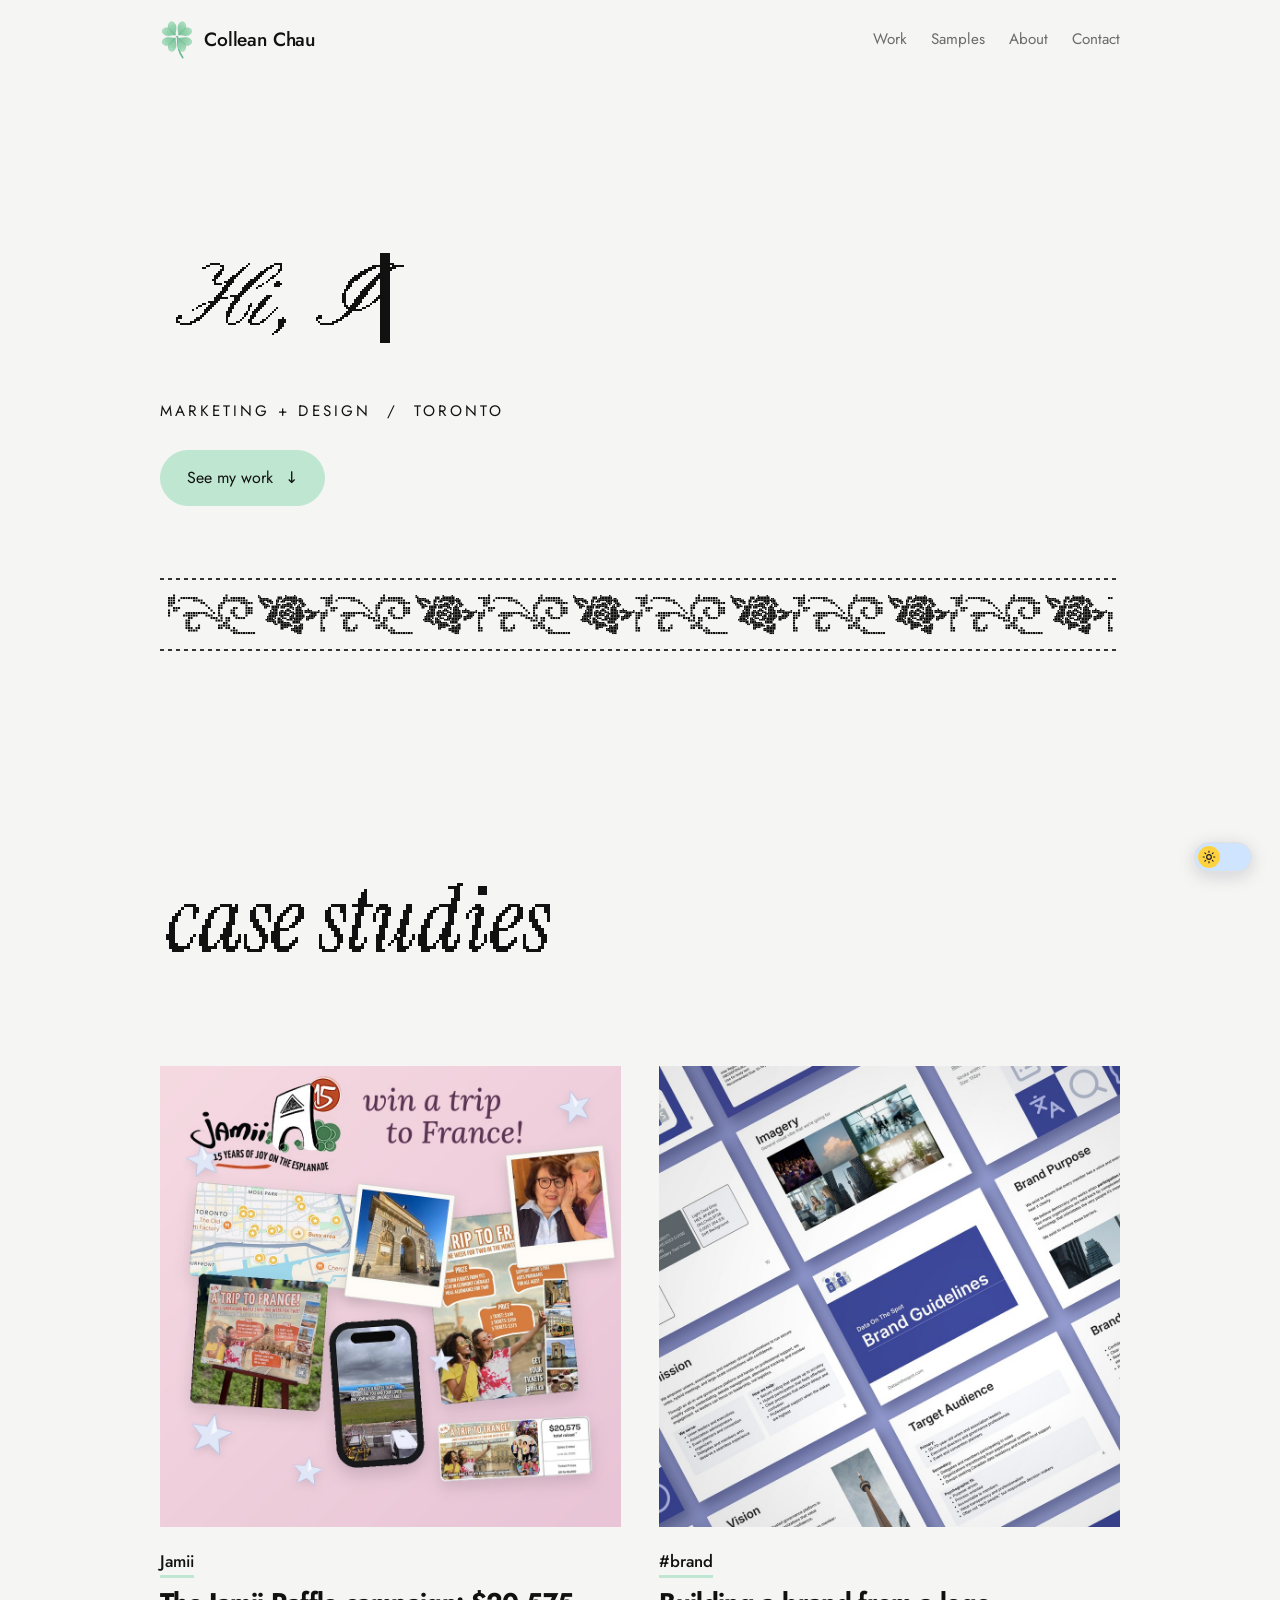
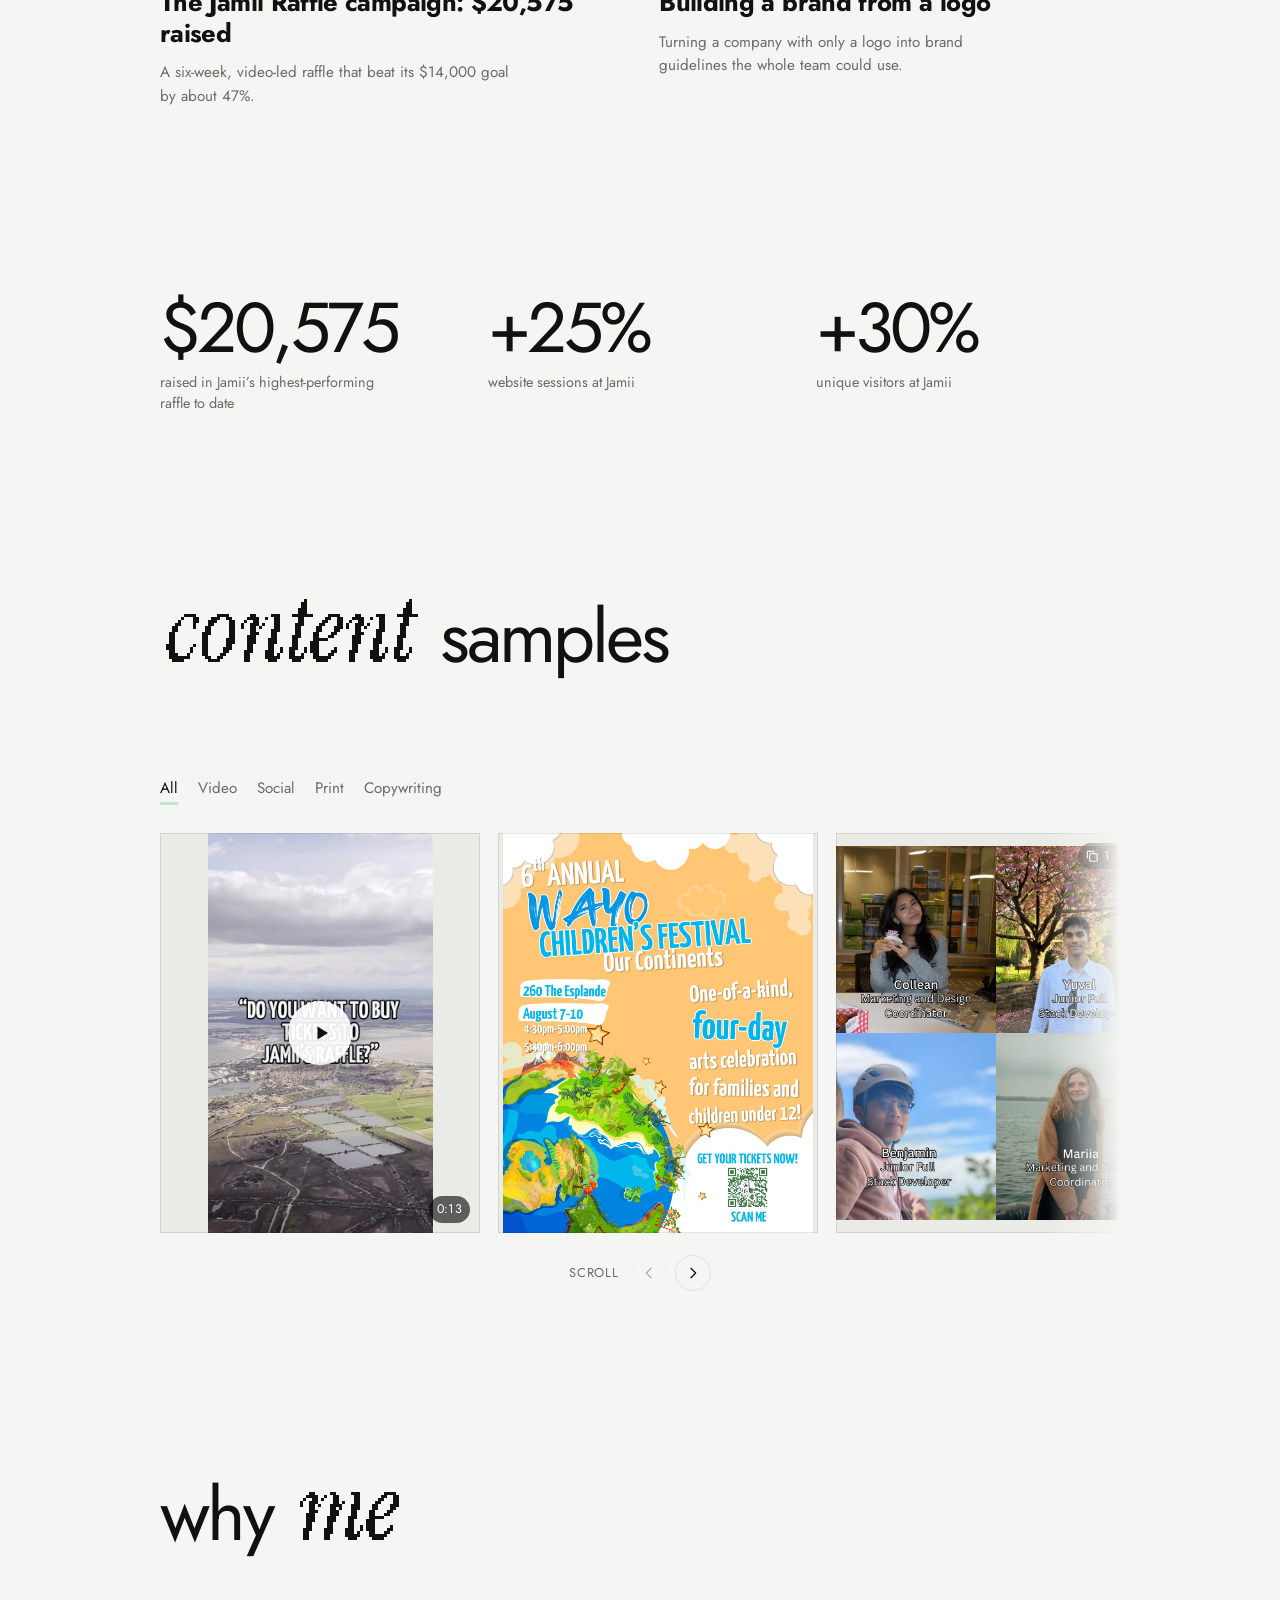
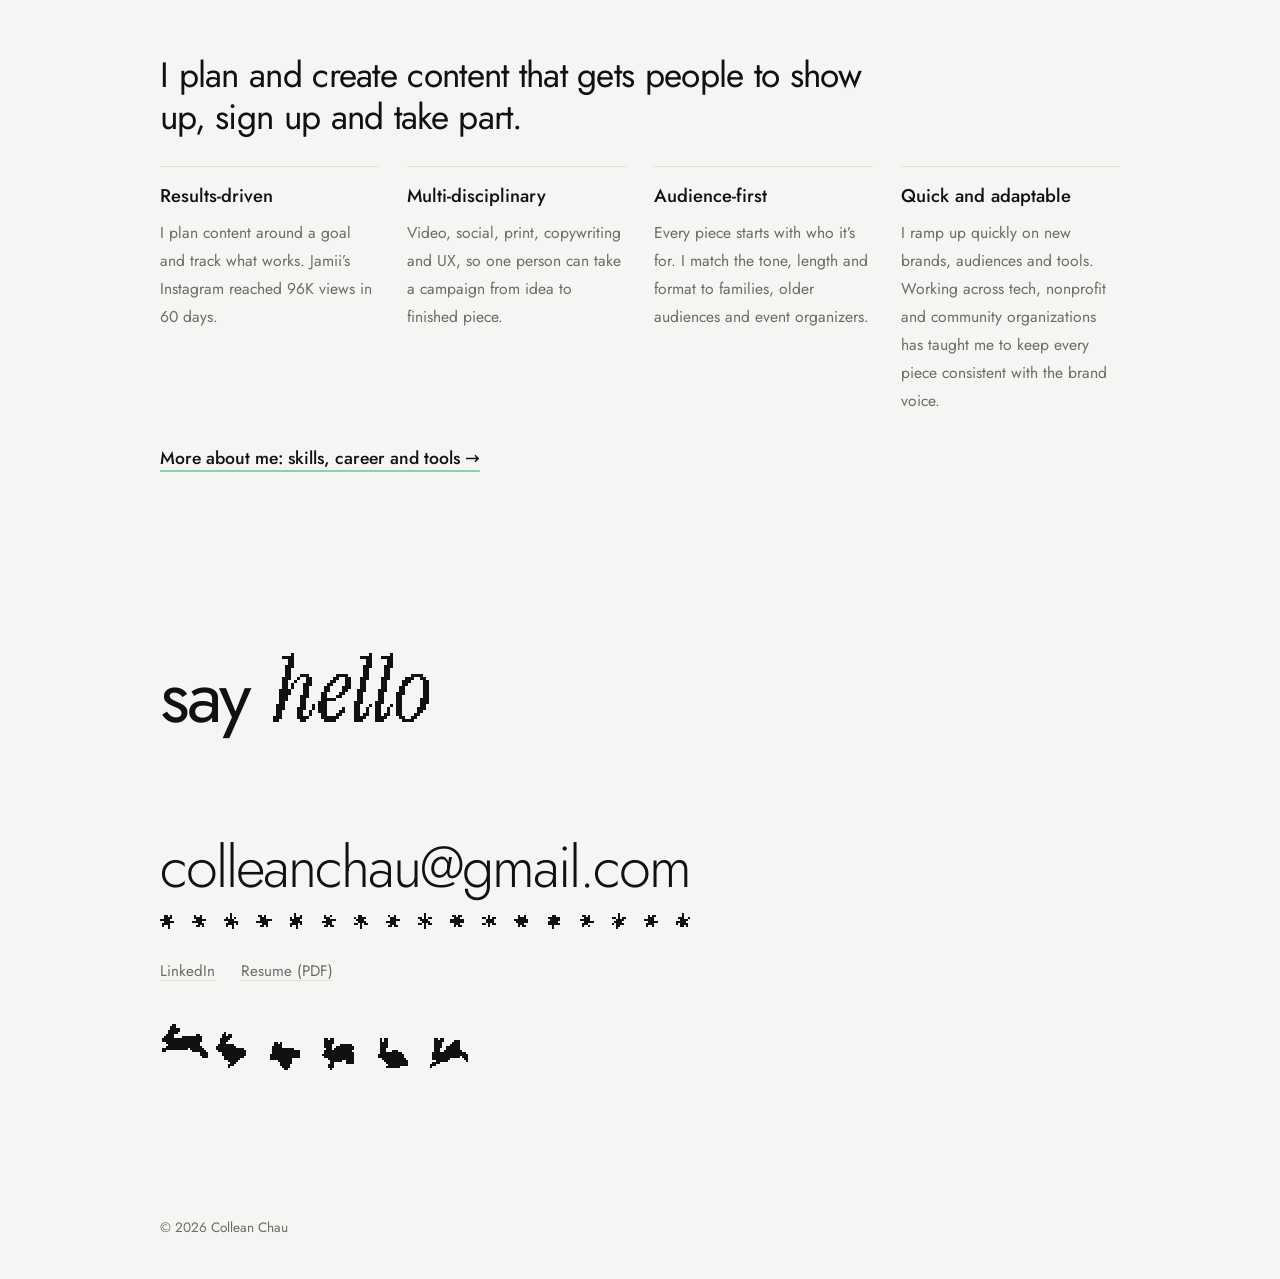
<file: index.html>
<!DOCTYPE html>
<html lang="en">
<head>
<meta charset="utf-8">
<meta name="viewport" content="width=device-width, initial-scale=1, viewport-fit=cover">
<title>Collean Chau – Marketing portfolio</title>
<link rel="stylesheet" href="https://fonts.googleapis.com/css2?family=Jost:wght@300;400;500&family=Instrument+Serif:ital@1&family=Pinyon+Script&family=Space+Mono:wght@400;700&display=swap">
<style>
:root{--bg:#EFEBF6;--tx:#1D1B2E;--mu:#686380;--bd:#D8D2E6;--sf:#E4DFEF;--yl:#FFE45E;--ease:cubic-bezier(.2,.8,.2,1);--f:"Jost",system-ui,-apple-system,"Segoe UI",Arial,sans-serif;color-scheme:light;box-sizing:border-box;padding-top:env(safe-area-inset-top,0px);padding-bottom:env(safe-area-inset-bottom,0px)}
@media(prefers-color-scheme:dark){:root:not([data-theme="light"]){--bg:#121214;--tx:#F2F2F4;--mu:#9A9AA1;--bd:#2A2A2E;--sf:#1B1B1F;color-scheme:dark}}
:root[data-theme="dark"]{--bg:#121214;--tx:#F2F2F4;--mu:#9A9AA1;--bd:#2A2A2E;--sf:#1B1B1F;color-scheme:dark}
html{overflow-x:clip;scroll-padding-top:80px;scroll-behavior:smooth}
*,*::before,*::after{box-sizing:border-box}
body{margin:0;background:var(--bg);color:var(--tx);font:400 1.0625rem/1.65 var(--f);overflow-x:clip}
.wrap{position:relative;z-index:1;max-width:1040px;margin:0 auto;padding:0 clamp(20px,5vw,40px)}
a{color:inherit;text-underline-offset:4px;text-decoration-color:var(--bd)}a:hover{text-decoration-color:currentColor}
a:focus-visible,button:focus-visible{outline:2px solid var(--tx);outline-offset:4px}
.nav{position:sticky;top:0;z-index:80;display:flex;flex-wrap:wrap;align-items:center;gap:6px 24px;padding:20px 0;font-size:.95rem;background:color-mix(in srgb,var(--bg) 95%,transparent);box-shadow:0 0 0 100vmax color-mix(in srgb,var(--bg) 95%,transparent);clip-path:inset(0 -100vmax);-webkit-backdrop-filter:blur(10px);backdrop-filter:blur(10px)}
.nav::after{content:"";position:absolute;left:50%;margin-left:-50vw;width:100vw;bottom:0;height:1px;background:var(--bd);opacity:0;transition:opacity .3s}
.nav.stuck::after{opacity:1}
.nav b{font-weight:600;margin-right:auto;display:inline-flex;align-items:center;gap:10px;cursor:default;letter-spacing:-.01em}
.lg{position:relative;width:26px;height:26px;border-radius:50%;background:radial-gradient(circle at 35% 30%,#FFF3A0,#FFE45E 60%,#F2CC2E);display:inline-block;animation:lgb 4.2s ease-in-out infinite;transform-origin:50% 100%}
.lg::before,.lg::after{content:"";position:absolute;top:9px;width:5px;height:6px;border-radius:50%;background:#1D1B2E;animation:lgk 4.2s infinite}
.lg::before{left:6px}.lg::after{right:6px}
.nav b:hover .lg{animation:lgh .6s var(--ease) 2}
.wv{display:inline-block;transform-origin:70% 80%;animation:wv 2.6s ease-in-out 1.2s 2}
@keyframes lgb{0%,86%,100%{transform:none}90%{transform:translateY(-7px) scaleY(1.06)}94%{transform:translateY(0) scale(1.1,.88)}}
@keyframes lgk{0%,92%,100%{transform:scaleY(1)}95%{transform:scaleY(.1)}}
@keyframes lgh{0%,100%{transform:none}40%{transform:translateY(-10px) rotate(-12deg)}70%{transform:translateY(0) scale(1.12,.86)}}
@keyframes wv{0%,60%,100%{transform:rotate(0)}10%{transform:rotate(16deg)}20%{transform:rotate(-10deg)}30%{transform:rotate(16deg)}40%{transform:rotate(-6deg)}50%{transform:rotate(10deg)}}
@media(prefers-reduced-motion:reduce){.lg,.lg::before,.lg::after,.wv{animation:none!important}}
.nav a,.nav button{color:var(--mu);text-decoration:none;transition:color .3s}.nav a:hover,.nav button:hover{color:var(--tx)}
.nav button{font:inherit;background:none;border:0;padding:0;cursor:pointer}
.tg{position:fixed;right:clamp(16px,3vw,28px);bottom:calc(clamp(16px,3vw,28px) + env(safe-area-inset-bottom,0px));z-index:70;box-shadow:0 4px 18px rgba(30,20,60,.16);width:58px;height:30px;padding:0;border:1px solid var(--bd);border-radius:99px;background:#CFE4FF;cursor:pointer;transition:background .45s,border-color .45s}
.tg .kn{position:absolute;top:3px;left:3px;width:22px;height:22px;border-radius:50%;background:#FFD23F;display:grid;place-items:center;transition:transform .5s var(--ease),background .45s}
.tg svg{grid-area:1/1;transition:opacity .35s,transform .5s var(--ease)}
.tg .moon{opacity:0;transform:rotate(-60deg) scale(.5)}
:root[data-theme="dark"] .tg{background:#2B2A55;border-color:#3B3A6E}
:root[data-theme="dark"] .tg .kn{transform:translateX(28px);background:#E9E7F7}
:root[data-theme="dark"] .tg .sun{opacity:0;transform:rotate(60deg) scale(.5)}
:root[data-theme="dark"] .tg .moon{opacity:1;transform:none}
section{padding-top:clamp(80px,13vw,150px)}
#top{padding-top:clamp(36px,7vw,80px)}
h1{font-size:clamp(2.4rem,6.4vw,4.7rem);line-height:1.02;letter-spacing:-.04em;font-weight:500;margin:0 0 clamp(24px,4vw,40px);max-width:13em}
.w{display:inline-block;overflow:hidden;vertical-align:bottom;padding-bottom:.1em;margin-bottom:-.1em}
.w>span{display:inline-block;transition:transform .8s var(--ease)}
.pre .w>span{transform:translateY(110%)}
.lead{color:var(--mu);margin:0;max-width:34em;font-size:1.15rem}
.crew{--s:1;display:flex;align-items:flex-end;gap:calc(14px*var(--s));margin-top:clamp(32px,5vw,56px);padding-top:10px}
.ch{position:relative;flex:none;width:calc(var(--w)*var(--s));height:calc(var(--h)*var(--s))}
.ch .b{position:absolute;inset:0;background:var(--c);border-radius:var(--r);overflow:hidden;transform-origin:50% 100%;box-shadow:inset calc(var(--sx,0)*14px) calc(var(--sy,0)*14px) 28px rgba(40,20,80,.2)}
.hl{position:absolute;left:15%;top:10%;width:70%;height:70%;border-radius:50%;background:radial-gradient(circle,rgba(255,255,255,.42),rgba(255,255,255,0) 65%)}
.face{position:absolute;left:50%;top:var(--ft);display:flex;flex-direction:column;align-items:center;gap:calc(9px*var(--s));margin-left:calc(-26px*var(--s));width:calc(52px*var(--s))}
.eyes{display:flex;gap:calc(8px*var(--s))}
.e{position:relative;width:calc(24px*var(--s));height:calc(24px*var(--s));border-radius:50%;background:#fff;transition:transform .12s}
.e.blink{transform:scaleY(.1)}
.e i{position:absolute;inset:0;margin:auto;width:48%;height:48%;border-radius:50%;background:#1D1D1F}
.mo{width:calc(16px*var(--s));height:calc(8px*var(--s));border-bottom:calc(3px*var(--s)) solid #1D1D1F;border-radius:0 0 99px 99px}
.ch.hop .b{animation:hop .6s var(--ease) var(--d,0ms) both}
.ch.hop .gs{animation:gshop .6s var(--ease) var(--d,0ms) both}
@keyframes gshop{0%{opacity:1}30%{opacity:.45;scale:.62 1}65%{opacity:1;scale:1.06 1}100%{opacity:1;scale:1 1}}
.gs{position:absolute;left:2%;right:2%;bottom:calc(-9px*var(--s));height:calc(18px*var(--s));border-radius:50%;background:radial-gradient(ellipse at 50% 50%,rgba(40,25,60,.34) 0%,rgba(40,25,60,.16) 45%,rgba(40,25,60,0) 72%)}
:root[data-theme="dark"] .gs{background:radial-gradient(ellipse at 50% 50%,rgba(0,0,0,.6) 0%,rgba(0,0,0,.28) 45%,rgba(0,0,0,0) 72%)}
@media(prefers-color-scheme:dark){:root:not([data-theme="light"]) .gs{background:radial-gradient(ellipse at 50% 50%,rgba(0,0,0,.6) 0%,rgba(0,0,0,.28) 45%,rgba(0,0,0,0) 72%)}}
.ck{position:absolute;left:0;right:0;top:calc(21px*var(--s));display:flex;justify-content:space-between;margin:0 calc(-9px*var(--s));width:auto}
.ck i{display:block;width:calc(11px*var(--s));height:calc(7px*var(--s));border-radius:50%;background:rgba(255,80,110,.35)}
.ch.wow .mo{width:calc(11px*var(--s));height:calc(13px*var(--s));border:calc(3px*var(--s)) solid #1D1D1F;border-radius:50%}
.ch.wow .e{transform:scale(1.14)}
.ch.grin .mo{width:calc(26px*var(--s));height:calc(13px*var(--s));border:0;background:#1D1D1F;border-radius:0 0 99px 99px}
.ch.zz .e{background:transparent;transform:none}
.ch.zz .e i{opacity:0}
.ch.zz .e::after{content:"";position:absolute;left:8%;right:8%;top:26%;height:38%;border-bottom:calc(3px*var(--s)) solid #1D1B2E;border-radius:0 0 99px 99px}
.ch.zz .mo{width:calc(10px*var(--s));height:calc(5px*var(--s))}
@keyframes hop{0%{transform:none}30%{transform:translateY(-26px) scale(.96,1.06)}65%{transform:translateY(0) scale(1.06,.94)}100%{transform:none}}
#glow{position:fixed;left:0;top:0;width:640px;height:640px;margin:-320px 0 0 -320px;border-radius:50%;pointer-events:none;z-index:0;opacity:0;transition:opacity .6s;background:radial-gradient(circle,rgba(255,255,255,.95) 0%,rgba(255,255,255,.55) 40%,rgba(255,255,255,0) 70%);will-change:transform}
:root[data-theme="dark"] #glow{background:radial-gradient(circle,rgba(160,168,255,.26) 0%,rgba(160,168,255,.1) 40%,rgba(160,168,255,0) 70%)}
@media(prefers-color-scheme:dark){:root:not([data-theme="light"]) #glow{background:radial-gradient(circle,rgba(160,168,255,.26) 0%,rgba(160,168,255,.1) 40%,rgba(160,168,255,0) 70%)}}
#glow.on{opacity:1}
h2{font-size:clamp(2.2rem,6vw,4.2rem);font-weight:700;letter-spacing:-.055em;line-height:.95;color:var(--tx);margin:0 0 clamp(28px,4vw,48px);padding-top:clamp(28px,4vw,44px);border-top:1px solid var(--bd)}
h2::after{content:"";display:inline-block;width:.16em;height:.16em;border-radius:50%;background:#FF7A66;margin-left:.06em}
#samples h2::after{background:#8FE0C0}#about h2::after{background:#B9A8FF}#contact h2::after{background:#FFE45E}
.stats{display:grid;grid-template-columns:repeat(3,1fr);gap:24px;margin:clamp(40px,6vw,72px) 0 0;padding:0;list-style:none}
.stats b{display:block;font-size:clamp(2rem,5vw,3.4rem);font-weight:500;letter-spacing:-.035em;line-height:1.05}
.stats span{display:block;font-size:.9rem;line-height:1.4;color:var(--mu);margin-top:8px;max-width:15em}
.strip{display:grid;grid-template-columns:repeat(auto-fit,minmax(130px,1fr));gap:10px;margin-top:26px}
.ph{display:grid;place-items:center;text-align:center;padding:10px;min-height:100px;background:var(--sf);border-radius:8px;color:var(--mu);font-size:.85rem;line-height:1.3}
.filters{display:flex;gap:20px;margin:0 0 28px;font-size:.95rem}
.filters button{font:inherit;background:none;border:0;padding:0 0 2px;color:var(--mu);cursor:pointer;border-bottom:1px solid transparent;transition:color .3s,border-color .3s}
.filters button[aria-pressed="true"]{color:var(--tx);border-color:var(--tx)}
#grid{column-count:3;column-gap:18px}
figure{margin:0 0 30px;break-inside:avoid}figure[hidden]{display:none}
figure .ph{transition:transform .6s var(--ease)}figure:hover .ph{transform:scale(.97)}
figcaption{font-size:.9rem;line-height:1.4;color:var(--mu);margin-top:10px}
.ph.video{aspect-ratio:4/5}.ph.social{aspect-ratio:1/1}.ph.print{aspect-ratio:3/4}
.two{display:grid;grid-template-columns:minmax(0,1.5fr) minmax(0,1fr);gap:clamp(28px,6vw,80px)}
.two p{margin:0 0 16px;max-width:34em}
.tools{margin:0;padding:0;list-style:none;color:var(--mu);font-size:.95rem}
.tools li{padding:8px 0;border-bottom:1px solid var(--bd)}
.links{display:flex;flex-wrap:wrap;gap:6px 26px;margin:20px 0 0;color:var(--mu);font-size:.95rem}
.mail{display:inline-block;font-size:clamp(1.5rem,5.6vw,3.6rem);letter-spacing:-.035em;line-height:1.1;word-break:break-word;text-decoration:none;padding-bottom:12px;background:url("data:image/svg+xml,%3Csvg xmlns='http://www.w3.org/2000/svg' width='36' height='10' viewBox='0 0 36 10'%3E%3Cpath d='M0 5Q9 0 18 5T36 5' fill='none' stroke='%23A3D9BC' stroke-width='2.6' stroke-linecap='round'/%3E%3C/svg%3E") 0 100%/36px 10px repeat-x}
.mail:hover{animation:wig .8s linear infinite}
@keyframes wig{to{background-position:36px 100%}}
.list{list-style:none;margin:0;padding:0}
.row{position:relative;border-top:1px solid var(--bd);transition:opacity .45s}
.row:last-child{border-bottom:1px solid var(--bd)}
.list:has(.row:hover) .row:not(:hover){opacity:.3}
.in2{display:grid;grid-template-columns:minmax(0,1fr) auto;gap:8px 28px;align-items:center;padding:clamp(26px,4.4vw,48px) 0}
.row h3{margin:0;font-weight:500}
.open{all:unset;cursor:pointer;display:inline-block;font-size:clamp(2rem,6.2vw,4.8rem);letter-spacing:-.04em;line-height:1.02;transition:transform .55s var(--ease)}
.open::after{content:"";position:absolute;inset:0}
.open:focus-visible{outline:none}
.row:has(.open:focus-visible){outline:3px solid var(--tx);outline-offset:-3px}
.row:hover .open{transform:translateX(14px)}
.dot{display:inline-block;width:.26em;height:.26em;border-radius:50%;background:var(--c);margin-right:.2em;vertical-align:.1em;transition:transform .5s var(--ease)}
.row:hover .dot{transform:scale(1.5)}
.cd{margin:10px 0 0;color:var(--mu);font-size:1.05rem;max-width:30em}
.rm{display:flex;flex-direction:column;align-items:flex-end;gap:14px;text-align:right;color:var(--mu);font-size:.95rem}
.rm b{font-weight:400}
.arr{position:relative;width:44px;height:44px;border-radius:50%;border:1px solid var(--bd);transition:background .4s,transform .5s var(--ease),border-color .4s}
.arr i{position:absolute;left:13px;right:13px;top:21px;height:2px;background:currentColor;transition:background .4s}
.arr i::after{content:"";position:absolute;left:0;right:0;top:0;height:2px;background:currentColor;transform:rotate(90deg)}
.row:hover .arr{background:var(--c);border-color:var(--c);transform:rotate(90deg);color:#1D1B2E}
.pv{position:fixed;left:0;top:0;width:270px;height:340px;border-radius:28px;background:var(--c);z-index:40;pointer-events:none;overflow:hidden;padding:24px;color:#1D1B2E;opacity:0;scale:.7;transition:opacity .3s,scale .45s var(--ease);will-change:transform}
.pv.on{opacity:1;scale:1}
.pv small{display:block;opacity:.7;margin-bottom:8px;font-size:.9rem}
.pv p{margin:0;font-size:1.7rem;letter-spacing:-.03em;line-height:1.1;font-weight:500;max-width:9em}
.pv .ch{position:absolute;right:20px;bottom:calc(var(--h)*var(--s)*-.35)}
@media(pointer:coarse){.pv{display:none}}
.list{display:block;padding-bottom:10px}
.row{position:sticky;top:calc(84px + var(--n,0)*18px);background:var(--p);color:var(--rt);border:0!important;border-radius:32px;margin-bottom:28px;min-height:min(62vh,460px);padding:clamp(24px,4vw,44px);overflow:hidden;opacity:1!important;box-shadow:0 -14px 34px rgba(29,27,46,.08)}
.row[data-n="1"]{--n:1}.row[data-n="2"]{--n:2}
.in2{display:flex!important;flex-direction:column;align-items:stretch!important;justify-content:space-between;gap:28px;padding:0;min-height:calc(min(62vh,460px) - 2*clamp(24px,4vw,44px))}
.row .open{font-size:clamp(1.9rem,4.4vw,3.4rem);max-width:8.5em;display:block}
.row:hover .open,.row:hover .dot{transform:none}
.dot{display:none}
.row .cd{color:var(--rt);opacity:.75;font-size:1.1rem;margin-top:14px;max-width:26em}
.rm{flex-direction:row!important;justify-content:space-between;align-items:center!important;text-align:left!important;color:var(--rt);gap:20px;justify-content:flex-start!important}
.row .arr{border-color:color-mix(in srgb,var(--rt) 40%,transparent)}
.row:hover .arr{background:var(--rt);color:var(--p);border-color:var(--rt)}
.big{position:absolute;right:clamp(24px,4vw,44px);top:clamp(24px,4vw,44px);text-align:right;color:var(--rt);z-index:1}
.big small{display:block;opacity:.7;font-size:.95rem;margin-bottom:6px}
.big p{margin:0;font-size:clamp(1.8rem,4.6vw,3.6rem);letter-spacing:-.04em;line-height:1;font-weight:600;max-width:6em}
.row>.ch{position:absolute;right:7%;bottom:calc(var(--h)*var(--s)*-.3);z-index:0}
.row::after{display:none}
@media(max-width:760px){.big{position:static;text-align:left;margin-bottom:18px}.big p{max-width:none}.row>.ch{right:2%}.row{top:calc(76px + var(--n,0)*12px)}}
.row{--rt:#2A2530;--p:#F3DDD3;border:1px solid rgba(42,37,48,.06)!important;box-shadow:0 -12px 30px rgba(42,37,48,.06)}
.row[data-n="1"]{--p:#DCE6D8}.row[data-n="2"]{--p:#DDDAF1}
:root[data-theme="dark"] .row{--rt:#F2F0F4;--p:#3A2A28;border-color:rgba(255,255,255,.07)!important;box-shadow:0 -12px 30px rgba(0,0,0,.35)}
:root[data-theme="dark"] .row[data-n="1"]{--p:#26332C}:root[data-theme="dark"] .row[data-n="2"]{--p:#2D2B47}
@media(prefers-color-scheme:dark){:root:not([data-theme="light"]) .row{--rt:#F2F0F4;--p:#3A2A28;border-color:rgba(255,255,255,.07)!important}
:root:not([data-theme="light"]) .row[data-n="1"]{--p:#26332C}:root:not([data-theme="light"]) .row[data-n="2"]{--p:#2D2B47}}
.list{display:grid!important;grid-template-columns:repeat(3,minmax(0,1fr));gap:20px;padding-bottom:0}
.row{position:relative!important;top:auto!important;margin:0!important;min-height:520px;padding:28px;border-radius:28px;box-shadow:none;transition:transform .5s var(--ease)}
.row:hover{transform:translateY(-6px)}
.in2{min-height:0;height:100%;justify-content:flex-end;gap:18px}
.big{position:static;text-align:left;margin-bottom:auto}
.big p{font-size:clamp(1.7rem,2.6vw,2.4rem);max-width:7em}
.row .open{font-size:clamp(1.5rem,2.3vw,2rem);max-width:none;letter-spacing:-.03em}
.row .cd{font-size:1rem;margin-top:10px}
.row>.ch{right:10%;top:150px;bottom:auto}
.in2{padding-top:150px}
@media(max-width:900px){.list{grid-template-columns:1fr}.row{min-height:400px}.row>.ch{top:120px}}
.row{display:flex!important;flex-direction:column;min-height:580px}
.in2{margin-top:auto;min-height:220px;height:auto;padding-top:0!important;justify-content:space-between}
.row>.ch{top:140px}.arr{flex:none}.rm{justify-content:space-between!important;width:100%;font-size:.85rem}

:root{--bg:#F5F5F3;--tx:#111;--mu:#6B6B68;--bd:#E0E0DC;--sf:#EAEAE6}
:root[data-theme="dark"]{--bg:#121212;--tx:#F3F3F0;--mu:#9B9B96;--bd:#2A2A28;--sf:#1C1C1B}
@media(prefers-color-scheme:dark){:root:not([data-theme="light"]){--bg:#121212;--tx:#F3F3F0;--mu:#9B9B96;--bd:#2A2A28;--sf:#1C1C1B}}
#glow{display:none}
h1,h2,.nav b,.stats b,.dtitle,.mail,.open{font-family:"Jost",system-ui,sans-serif;font-weight:300}
em{font-family:"Pinyon Script","Snell Roundhand",cursive;font-style:normal;font-weight:400;letter-spacing:0;font-size:1.4em;line-height:.8}
.nav b{font-weight:500}
#top{padding-top:clamp(56px,11vw,130px);padding-bottom:clamp(20px,4vw,40px)}
#top h1{font-size:clamp(2.8rem,8.4vw,7rem);line-height:1.05;letter-spacing:-.045em;max-width:12em;margin:0 0 26px;animation:up 1s var(--ease) both}
.intro{margin:0 0 30px;color:var(--mu);max-width:30em;font-size:clamp(1rem,1.8vw,1.2rem);animation:up 1s .15s var(--ease) both}
.go2{display:inline-flex;align-items:center;gap:12px;border:1px solid var(--tx);color:var(--tx);text-decoration:none;font-size:1rem;padding:14px 26px;border-radius:99px;transition:background .35s,color .35s,transform .4s var(--ease);animation:up 1s .3s var(--ease) both}
.go2:hover{background:var(--tx);color:var(--bg);transform:translateY(-2px)}
.dn{display:inline-block;animation:bob 1.6s ease-in-out infinite}
@keyframes bob{0%,100%{transform:translateY(-2px)}50%{transform:translateY(4px)}}
@keyframes up{from{opacity:0;transform:translateY(24px)}to{opacity:1;transform:none}}
h2{font-size:clamp(2.4rem,6vw,4.6rem);letter-spacing:-.04em;line-height:1.05;font-weight:400;border-top:0;padding-top:0;margin-bottom:clamp(44px,6vw,72px)}
h2::after{display:none}
.pins{list-style:none;margin:0;padding:34px 0 0;display:grid;grid-template-columns:repeat(3,minmax(0,1fr));gap:clamp(18px,3vw,36px)}
.pin{position:relative}
.clipi{position:absolute;left:50%;top:-34px;width:88px;height:auto;margin-left:-44px;z-index:3;filter:drop-shadow(0 3px 3px rgba(0,0,0,.18));transition:transform .5s var(--ease);transform-origin:50% 100%}
.img{position:relative;aspect-ratio:4/5;background:linear-gradient(160deg,color-mix(in srgb,var(--bgc) 70%,#fff),var(--bgc));display:grid;place-items:center;text-align:center;padding:18px;box-shadow:0 8px 22px rgba(20,20,20,.12);transition:transform .6s var(--ease),box-shadow .6s;transform-origin:50% 0}
.img span{font-size:.88rem;color:#6B6B68}
.pin:hover .img{transform:rotate(-1.2deg) translateY(2px);box-shadow:0 18px 34px rgba(20,20,20,.18)}
.pin:hover .clipi{transform:rotate(-1.2deg)}
:root[data-theme="dark"] .img{background:linear-gradient(160deg,#2a2a29,#1f1f1e)}:root[data-theme="dark"] .img span{color:#9B9B96}
@media(prefers-color-scheme:dark){:root:not([data-theme="light"]) .img{background:linear-gradient(160deg,#2a2a29,#1f1f1e)}:root:not([data-theme="light"]) .img span{color:#9B9B96}}
.pt{padding-top:20px}
.tag{margin:0 0 8px;font-size:1.05rem;font-weight:500}
.pin h3{margin:0}
.pin .open{all:unset;cursor:pointer;font-family:"Jost",sans-serif;font-size:clamp(1.25rem,2vw,1.6rem);letter-spacing:-.025em;line-height:1.15;display:inline}
.pin .open::after{content:"";position:absolute;inset:0;z-index:2}
.pin:has(.open:focus-visible){outline:2px solid var(--tx);outline-offset:8px}
.pin .cd{margin:12px 0 0;color:var(--mu);font-size:.95rem;line-height:1.55;max-width:24em}
#proof{padding-top:clamp(64px,9vw,110px)}
.stats b{font-size:clamp(2.6rem,6vw,4.4rem);letter-spacing:-.05em;font-weight:400}
@media(max-width:820px){.pins{grid-template-columns:1fr;gap:56px}}
.mailwrap{display:inline-block;max-width:100%}
.mail{background:none!important;padding-bottom:0!important;animation:none!important;display:block}
.asts{display:flex;justify-content:space-between;margin-top:6px;font-size:clamp(1.8rem,4.4vw,3.2rem);line-height:.9;height:1em;overflow:visible}
.asts span{display:inline-block;font-family:"Jost",sans-serif;font-weight:500;transform-origin:50% 62%;animation:ast 1.8s ease-in-out infinite;animation-delay:calc(var(--i)*-.11s)}
@keyframes ast{0%,100%{transform:translateY(0) rotate(0) scale(1)}50%{transform:translateY(-.32em) rotate(180deg) scale(1.15)}}
.mailwrap:hover .asts span{animation-duration:.8s}
@media(prefers-reduced-motion:reduce){.asts span{animation:none}}
.asts{font-size:clamp(1.1rem,2.3vw,1.6rem)}
.asts span{color:var(--tx)!important;font-weight:400;animation:ast2 3.2s ease-in-out infinite;animation-delay:calc(var(--i)*-.18s)}
@keyframes ast2{0%,100%{transform:translateY(0)}50%{transform:translateY(-.2em)}}
.mailwrap:hover .asts span{animation-duration:3.2s}
.asts span{animation:spin 4.5s linear infinite;animation-delay:calc(var(--i)*-.37s);transform-origin:50% 58%}
@keyframes spin{to{transform:rotate(360deg)}}
.mailwrap:hover .asts span{animation-duration:4.5s}
.asts{display:flex;justify-content:space-between;align-items:center;height:16px;margin-top:14px;font-size:inherit;line-height:1}
.asts i{display:block;flex:none;width:clamp(10px,1.3vw,15px);height:clamp(10px,1.3vw,15px);color:var(--tx);animation:spin 4.5s linear infinite;animation-delay:calc(var(--i)*-.23s)}
.asts i svg{display:block;width:100%;height:100%}
.asts{height:10px;margin-top:12px}
.asts i{width:clamp(6px,.8vw,9px);height:clamp(6px,.8vw,9px);animation-delay:calc(var(--i)*-.15s)}
.asts{width:0;min-width:100%;overflow:visible}
.clipi{width:clamp(96px,11vw,128px)!important;margin-left:calc(clamp(96px,11vw,128px)/-2)!important;top:-30px!important;filter:drop-shadow(0 4px 4px rgba(0,0,0,.2))!important}
figure{position:relative}
figure::before{content:"";position:absolute;left:50%;top:-14px;width:30px;height:42px;margin-left:-15px;z-index:3;background:var(--pin) center/contain no-repeat;filter:drop-shadow(2px 4px 3px rgba(0,0,0,.25));pointer-events:none}
figure:nth-child(8n+1){--pin:url("data:image/svg+xml,%3Csvg%20xmlns%3D%22http%3A%2F%2Fwww.w3.org%2F2000%2Fsvg%22%20viewBox%3D%220%200%2040%2056%22%3E%3Cpath%20d%3D%22M20%2042L20%2055%22%20stroke%3D%22%238d8f93%22%20stroke-width%3D%222%22%20stroke-linecap%3D%22round%22%2F%3E%3Cellipse%20cx%3D%2220%22%20cy%3D%2230%22%20rx%3D%2215%22%20ry%3D%226.5%22%20fill%3D%22%23B43524%22%2F%3E%3Crect%20x%3D%2212%22%20y%3D%2214%22%20width%3D%2216%22%20height%3D%2217%22%20rx%3D%223%22%20fill%3D%22%23E8452F%22%2F%3E%3Crect%20x%3D%228%22%20y%3D%225%22%20width%3D%2224%22%20height%3D%2214%22%20rx%3D%227%22%20fill%3D%22%23FF4F36%22%2F%3E%3Crect%20x%3D%2212%22%20y%3D%227.5%22%20width%3D%225%22%20height%3D%229%22%20rx%3D%222.5%22%20fill%3D%22%23fff%22%20opacity%3D%22.4%22%2F%3E%3Cellipse%20cx%3D%2220%22%20cy%3D%2228%22%20rx%3D%2211%22%20ry%3D%223.5%22%20fill%3D%22%23FF4F36%22%20opacity%3D%22.35%22%2F%3E%3C%2Fsvg%3E")}
figure:nth-child(8n+2){--pin:url("data:image/svg+xml,%3Csvg%20xmlns%3D%22http%3A%2F%2Fwww.w3.org%2F2000%2Fsvg%22%20viewBox%3D%220%200%2040%2056%22%3E%3Cpath%20d%3D%22M20%2042L20%2055%22%20stroke%3D%22%238d8f93%22%20stroke-width%3D%222%22%20stroke-linecap%3D%22round%22%2F%3E%3Cellipse%20cx%3D%2220%22%20cy%3D%2230%22%20rx%3D%2215%22%20ry%3D%226.5%22%20fill%3D%22%237CAEA1%22%2F%3E%3Crect%20x%3D%2212%22%20y%3D%2214%22%20width%3D%2216%22%20height%3D%2217%22%20rx%3D%223%22%20fill%3D%22%239FE0CF%22%2F%3E%3Crect%20x%3D%228%22%20y%3D%225%22%20width%3D%2224%22%20height%3D%2214%22%20rx%3D%227%22%20fill%3D%22%23B6FFEE%22%2F%3E%3Crect%20x%3D%2212%22%20y%3D%227.5%22%20width%3D%225%22%20height%3D%229%22%20rx%3D%222.5%22%20fill%3D%22%23fff%22%20opacity%3D%22.4%22%2F%3E%3Cellipse%20cx%3D%2220%22%20cy%3D%2228%22%20rx%3D%2211%22%20ry%3D%223.5%22%20fill%3D%22%23B6FFEE%22%20opacity%3D%22.35%22%2F%3E%3C%2Fsvg%3E")}
figure:nth-child(8n+3){--pin:url("data:image/svg+xml,%3Csvg%20xmlns%3D%22http%3A%2F%2Fwww.w3.org%2F2000%2Fsvg%22%20viewBox%3D%220%200%2040%2056%22%3E%3Cpath%20d%3D%22M20%2042L20%2055%22%20stroke%3D%22%238d8f93%22%20stroke-width%3D%222%22%20stroke-linecap%3D%22round%22%2F%3E%3Cellipse%20cx%3D%2220%22%20cy%3D%2230%22%20rx%3D%2215%22%20ry%3D%226.5%22%20fill%3D%22%239F8CB4%22%2F%3E%3Crect%20x%3D%2212%22%20y%3D%2214%22%20width%3D%2216%22%20height%3D%2217%22%20rx%3D%223%22%20fill%3D%22%23CDB4E8%22%2F%3E%3Crect%20x%3D%228%22%20y%3D%225%22%20width%3D%2224%22%20height%3D%2214%22%20rx%3D%227%22%20fill%3D%22%23EBCEFF%22%2F%3E%3Crect%20x%3D%2212%22%20y%3D%227.5%22%20width%3D%225%22%20height%3D%229%22%20rx%3D%222.5%22%20fill%3D%22%23fff%22%20opacity%3D%22.4%22%2F%3E%3Cellipse%20cx%3D%2220%22%20cy%3D%2228%22%20rx%3D%2211%22%20ry%3D%223.5%22%20fill%3D%22%23EBCEFF%22%20opacity%3D%22.35%22%2F%3E%3C%2Fsvg%3E")}
figure:nth-child(8n+4){--pin:url("data:image/svg+xml,%3Csvg%20xmlns%3D%22http%3A%2F%2Fwww.w3.org%2F2000%2Fsvg%22%20viewBox%3D%220%200%2040%2056%22%3E%3Cpath%20d%3D%22M20%2042L20%2055%22%20stroke%3D%22%238d8f93%22%20stroke-width%3D%222%22%20stroke-linecap%3D%22round%22%2F%3E%3Cellipse%20cx%3D%2220%22%20cy%3D%2230%22%20rx%3D%2215%22%20ry%3D%226.5%22%20fill%3D%22%23BFA446%22%2F%3E%3Crect%20x%3D%2212%22%20y%3D%2214%22%20width%3D%2216%22%20height%3D%2217%22%20rx%3D%223%22%20fill%3D%22%23F5D35B%22%2F%3E%3Crect%20x%3D%228%22%20y%3D%225%22%20width%3D%2224%22%20height%3D%2214%22%20rx%3D%227%22%20fill%3D%22%23FFF268%22%2F%3E%3Crect%20x%3D%2212%22%20y%3D%227.5%22%20width%3D%225%22%20height%3D%229%22%20rx%3D%222.5%22%20fill%3D%22%23fff%22%20opacity%3D%22.4%22%2F%3E%3Cellipse%20cx%3D%2220%22%20cy%3D%2228%22%20rx%3D%2211%22%20ry%3D%223.5%22%20fill%3D%22%23FFF268%22%20opacity%3D%22.35%22%2F%3E%3C%2Fsvg%3E")}
figure:nth-child(8n+5){--pin:url("data:image/svg+xml,%3Csvg%20xmlns%3D%22http%3A%2F%2Fwww.w3.org%2F2000%2Fsvg%22%20viewBox%3D%220%200%2040%2056%22%3E%3Cpath%20d%3D%22M20%2042L20%2055%22%20stroke%3D%22%238d8f93%22%20stroke-width%3D%222%22%20stroke-linecap%3D%22round%22%2F%3E%3Cellipse%20cx%3D%2220%22%20cy%3D%2230%22%20rx%3D%2215%22%20ry%3D%226.5%22%20fill%3D%22%2383A1BB%22%2F%3E%3Crect%20x%3D%2212%22%20y%3D%2214%22%20width%3D%2216%22%20height%3D%2217%22%20rx%3D%223%22%20fill%3D%22%23A9CFF0%22%2F%3E%3Crect%20x%3D%228%22%20y%3D%225%22%20width%3D%2224%22%20height%3D%2214%22%20rx%3D%227%22%20fill%3D%22%23C2EEFF%22%2F%3E%3Crect%20x%3D%2212%22%20y%3D%227.5%22%20width%3D%225%22%20height%3D%229%22%20rx%3D%222.5%22%20fill%3D%22%23fff%22%20opacity%3D%22.4%22%2F%3E%3Cellipse%20cx%3D%2220%22%20cy%3D%2228%22%20rx%3D%2211%22%20ry%3D%223.5%22%20fill%3D%22%23C2EEFF%22%20opacity%3D%22.35%22%2F%3E%3C%2Fsvg%3E")}
figure:nth-child(8n+6){--pin:url("data:image/svg+xml,%3Csvg%20xmlns%3D%22http%3A%2F%2Fwww.w3.org%2F2000%2Fsvg%22%20viewBox%3D%220%200%2040%2056%22%3E%3Cpath%20d%3D%22M20%2042L20%2055%22%20stroke%3D%22%238d8f93%22%20stroke-width%3D%222%22%20stroke-linecap%3D%22round%22%2F%3E%3Cellipse%20cx%3D%2220%22%20cy%3D%2230%22%20rx%3D%2215%22%20ry%3D%226.5%22%20fill%3D%22%23BC8B98%22%2F%3E%3Crect%20x%3D%2212%22%20y%3D%2214%22%20width%3D%2216%22%20height%3D%2217%22%20rx%3D%223%22%20fill%3D%22%23F2B3C4%22%2F%3E%3Crect%20x%3D%228%22%20y%3D%225%22%20width%3D%2224%22%20height%3D%2214%22%20rx%3D%227%22%20fill%3D%22%23FFCDE1%22%2F%3E%3Crect%20x%3D%2212%22%20y%3D%227.5%22%20width%3D%225%22%20height%3D%229%22%20rx%3D%222.5%22%20fill%3D%22%23fff%22%20opacity%3D%22.4%22%2F%3E%3Cellipse%20cx%3D%2220%22%20cy%3D%2228%22%20rx%3D%2211%22%20ry%3D%223.5%22%20fill%3D%22%23FFCDE1%22%20opacity%3D%22.35%22%2F%3E%3C%2Fsvg%3E")}
figure:nth-child(8n+7){--pin:url("data:image/svg+xml,%3Csvg%20xmlns%3D%22http%3A%2F%2Fwww.w3.org%2F2000%2Fsvg%22%20viewBox%3D%220%200%2040%2056%22%3E%3Cpath%20d%3D%22M20%2042L20%2055%22%20stroke%3D%22%238d8f93%22%20stroke-width%3D%222%22%20stroke-linecap%3D%22round%22%2F%3E%3Cellipse%20cx%3D%2220%22%20cy%3D%2230%22%20rx%3D%2215%22%20ry%3D%226.5%22%20fill%3D%22%23245335%22%2F%3E%3Crect%20x%3D%2212%22%20y%3D%2214%22%20width%3D%2216%22%20height%3D%2217%22%20rx%3D%223%22%20fill%3D%22%232F6B45%22%2F%3E%3Crect%20x%3D%228%22%20y%3D%225%22%20width%3D%2224%22%20height%3D%2214%22%20rx%3D%227%22%20fill%3D%22%23367B4F%22%2F%3E%3Crect%20x%3D%2212%22%20y%3D%227.5%22%20width%3D%225%22%20height%3D%229%22%20rx%3D%222.5%22%20fill%3D%22%23fff%22%20opacity%3D%22.4%22%2F%3E%3Cellipse%20cx%3D%2220%22%20cy%3D%2228%22%20rx%3D%2211%22%20ry%3D%223.5%22%20fill%3D%22%23367B4F%22%20opacity%3D%22.35%22%2F%3E%3C%2Fsvg%3E")}
figure:nth-child(8n+8){--pin:url("data:image/svg+xml,%3Csvg%20xmlns%3D%22http%3A%2F%2Fwww.w3.org%2F2000%2Fsvg%22%20viewBox%3D%220%200%2040%2056%22%3E%3Cpath%20d%3D%22M20%2042L20%2055%22%20stroke%3D%22%238d8f93%22%20stroke-width%3D%222%22%20stroke-linecap%3D%22round%22%2F%3E%3Cellipse%20cx%3D%2220%22%20cy%3D%2230%22%20rx%3D%2215%22%20ry%3D%226.5%22%20fill%3D%22%23BB906B%22%2F%3E%3Crect%20x%3D%2212%22%20y%3D%2214%22%20width%3D%2216%22%20height%3D%2217%22%20rx%3D%223%22%20fill%3D%22%23F0B98A%22%2F%3E%3Crect%20x%3D%228%22%20y%3D%225%22%20width%3D%2224%22%20height%3D%2214%22%20rx%3D%227%22%20fill%3D%22%23FFD49E%22%2F%3E%3Crect%20x%3D%2212%22%20y%3D%227.5%22%20width%3D%225%22%20height%3D%229%22%20rx%3D%222.5%22%20fill%3D%22%23fff%22%20opacity%3D%22.4%22%2F%3E%3Cellipse%20cx%3D%2220%22%20cy%3D%2228%22%20rx%3D%2211%22%20ry%3D%223.5%22%20fill%3D%22%23FFD49E%22%20opacity%3D%22.35%22%2F%3E%3C%2Fsvg%3E")}
.clipi{width:clamp(130px,15vw,176px)!important;margin-left:calc(clamp(130px,15vw,176px)/-2)!important;top:-44px!important}
figure::before{top:8px!important}
.pin .img{margin-top:0}
#top h1{font-size:clamp(2.3rem,6vw,5rem);max-width:15em}
.sr{position:absolute!important;width:1px;height:1px;overflow:hidden;clip:rect(0 0 0 0);white-space:nowrap}
canvas.px{display:block;image-rendering:pixelated;image-rendering:crisp-edges;max-width:100%}
.nav b{display:inline-flex;align-items:center;line-height:1}
.hero-px{margin:0 0 18px -2px}
.mono{font-family:"Jost",system-ui,sans-serif;font-weight:400;text-transform:uppercase;letter-spacing:.2em;font-size:clamp(.75rem,1.4vw,.95rem);margin:0 0 26px;color:var(--tx);animation:up 1s .1s var(--ease) both}
.intro{max-width:34em}.sub2{margin-top:-14px;color:var(--tx);font-weight:500}
.asts{height:auto;margin-top:12px}.asts canvas.pxa{display:block;image-rendering:pixelated;image-rendering:crisp-edges}
#field{padding-top:clamp(56px,8vw,100px);padding-bottom:10px}
#fld{display:block;width:100%;height:clamp(150px,19vw,230px);image-rendering:pixelated;image-rendering:crisp-edges;touch-action:pan-y}
.orns{margin-top:clamp(40px,6vw,72px)}
canvas.orn{display:block;width:100%}
.oline{height:2px;margin:12px 0;background:repeating-linear-gradient(90deg,var(--tx) 0 4px,transparent 4px 8px);opacity:.85}
#run{padding:clamp(20px,4vw,40px) 0 0;overflow:hidden}
#run .wrap{margin:0 auto;padding-left:0}
#bun{display:block;margin:0}
#run{padding-bottom:6px}
#field{display:none!important}
canvas.pxi{display:inline-block;image-rendering:pixelated;image-rendering:crisp-edges}
#tools{padding:clamp(40px,7vw,90px) 0 clamp(30px,5vw,60px)}
.tmq{overflow:hidden;padding:10px 0 44px;-webkit-mask-image:linear-gradient(to right,transparent 0,#000 12.5%,#000 87.5%,transparent 100%);mask-image:linear-gradient(to right,transparent 0,#000 12.5%,#000 87.5%,transparent 100%)}
.ttrack{display:flex;gap:72px;margin:0;padding:0;list-style:none;width:max-content;animation:tmq 36s linear infinite;will-change:transform}
.tmq:hover .ttrack{animation-play-state:paused}
.tl{flex:0 0 auto;width:86px;height:86px;border-radius:28px;background:#F4F2EF;display:flex;align-items:center;justify-content:center;margin:0}
.tl img{display:block;width:58px;height:58px;object-fit:contain}
.tl.ae img{width:68px;height:68px}
.tl.sv img{width:42px;height:42px}
@keyframes tmq{to{transform:translateX(calc(-50% - 36px))}}
@media (prefers-reduced-motion:reduce){.ttrack{animation:none}}
canvas.navast{display:block;image-rendering:pixelated;image-rendering:crisp-edges;flex:none}
.tl{position:relative}
.tl::after{content:attr(data-name);position:absolute;left:50%;top:calc(100% + 10px);transform:translate(-50%,-4px);background:var(--tx);color:var(--bg);font-size:.78rem;font-weight:500;letter-spacing:.04em;white-space:nowrap;padding:5px 11px;border-radius:999px;opacity:0;pointer-events:none;transition:opacity .18s,transform .18s}
.tl:hover::after{opacity:1;transform:translate(-50%,0)}
.drawer{position:fixed;inset:0;z-index:100;pointer-events:none;visibility:hidden;transition:visibility 0s .55s}
.drawer.on{pointer-events:auto;visibility:visible;transition:none}
.bk{position:absolute;inset:0;background:rgba(20,14,40,.42);opacity:0;transition:opacity .5s}
.drawer.on .bk{opacity:1}
.panel{position:absolute;top:0;right:0;bottom:0;width:min(780px,100%);background:var(--bg);overflow:auto;transform:translateX(102%);transition:transform .55s var(--ease);padding:0 clamp(22px,4vw,52px) 56px}
.drawer.on .panel{transform:none}
.dh{position:sticky;top:0;z-index:1;display:flex;justify-content:space-between;align-items:center;gap:16px;padding:22px 0;background:var(--bg);border-bottom:1px solid var(--bd)}
.dtitle{margin:0;font-size:clamp(1.3rem,3vw,1.9rem);font-weight:500;letter-spacing:-.02em;line-height:1.15}
.x{flex:none;width:42px;height:42px;border-radius:50%;border:1px solid var(--bd);background:none;color:var(--tx);cursor:pointer;position:relative}
.x::before,.x::after{content:"";position:absolute;left:12px;right:12px;top:20px;height:2px;background:currentColor;transform:rotate(45deg)}
.x::after{transform:rotate(-45deg)}
.dbody .meta{margin:26px 0 0;color:var(--mu);font-size:.95rem}
.dbody h4{font-size:.85rem;font-weight:500;color:var(--mu);margin:30px 0 8px}
.dbody p,.dbody ul{margin:0 0 10px;font-size:1.05rem}.dbody ul{padding-left:1.1em}.dbody li{margin-bottom:8px}
.dbody .note{font-size:.9rem;color:var(--mu);margin-top:22px}
html.lock{overflow:hidden}
footer{padding:clamp(80px,12vw,140px) 0 40px;color:var(--mu);font-size:.85rem}
@media(max-width:760px){.two{grid-template-columns:1fr}#grid{column-count:2}.in2{grid-template-columns:1fr!important}.rm{text-align:left!important;flex-direction:row!important;align-items:center!important;justify-content:space-between}}
@media(max-width:560px){.stats{grid-template-columns:1fr}.crew{--s:.6}}
@media(prefers-reduced-motion:reduce){*,*::before,*::after{transition-duration:.01ms!important;animation:none!important}}
/* square tiles: no clips or pins */
.clipi,figure::before{display:none!important}
.pins{padding-top:0}
.pin .img{aspect-ratio:1/1;box-shadow:none;transform:none!important;transform-origin:50% 50%;overflow:hidden}
.pin .img,.ph{border-radius:0}
.pin:hover .img{transform:scale(.98)!important;box-shadow:none}
.ph.video,.ph.social,.ph.print{aspect-ratio:1/1}
#grid{column-count:auto;display:grid;grid-template-columns:repeat(3,minmax(0,1fr));gap:18px}
figure{margin:0}
@media(max-width:760px){#grid{column-count:auto;grid-template-columns:repeat(2,minmax(0,1fr))}}
@media(max-width:820px){.pins{gap:36px}}
/* one horizontal row, scroll sideways */
#grid,#grid{display:flex!important;grid-template-columns:none!important;flex-wrap:nowrap;gap:18px;overflow-x:auto;overflow-y:hidden;scroll-snap-type:x proximity;-webkit-overflow-scrolling:touch;padding-bottom:16px;scrollbar-width:thin;scrollbar-color:var(--bd) transparent}
#grid figure{flex:0 0 clamp(220px,28vw,320px);scroll-snap-align:start;min-width:0}
#grid figure[hidden]{display:none!important}
@media(max-width:760px){#grid figure{flex-basis:72vw}}
/* case studies: swipe row on mobile */
@media(max-width:820px){.pins{display:flex!important;grid-template-columns:none!important;gap:16px!important;overflow-x:auto;scroll-snap-type:x proximity;-webkit-overflow-scrolling:touch;padding-bottom:16px;scrollbar-width:thin;scrollbar-color:var(--bd) transparent}
.pins .pin{flex:0 0 76vw;max-width:340px;scroll-snap-align:start;min-width:0}
.pins .pin .img{aspect-ratio:1/1}}
/* nav asterisk hidden for now */
canvas.navast{display:none!important}
/* accent: pastel green */
:root{--ac:#BFE6D1;--ac-d:#A3D9BC;--ac-clv:#8CD1AC;--on-ac:#111}
.go2{background:var(--ac);border-color:var(--ac);color:var(--on-ac)}
.go2:hover{background:var(--tx);border-color:var(--tx);color:var(--bg)}
a:hover{text-decoration-color:var(--ac-d)!important;text-decoration-thickness:2px}
.filters button[aria-pressed="true"]{border-color:var(--ac);border-bottom-width:3px;padding-bottom:1px}
.tag{display:inline-block;padding-bottom:2px;background:linear-gradient(var(--ac),var(--ac)) 0 100%/100% 3px no-repeat}
::selection{background:var(--ac);color:var(--on-ac)}
.navclv{display:block;flex:none;overflow:visible;transition:transform .6s var(--ease)}.nav b:hover .navclv{transform:rotate(90deg)}
/* career recap */
.cr{list-style:none;margin:0;padding:0;border-top:1px solid var(--bd)}
.cr li{display:grid;grid-template-columns:minmax(0,1fr) minmax(0,2.2fr);gap:clamp(16px,4vw,48px);padding:26px 0;border-bottom:1px solid var(--bd)}
.cd8{font-size:.8rem;letter-spacing:.16em;text-transform:uppercase;color:var(--mu);line-height:1.9}
.cr h3{margin:0 0 4px;font-size:clamp(1.25rem,2.2vw,1.6rem);font-weight:400;letter-spacing:-.02em;line-height:1.2}
.cr .co{margin:0 0 8px;color:var(--tx)}.cr .co em{font-style:normal;font-family:inherit;font-size:1em;color:var(--mu)}
.cr p{margin:0 0 6px;max-width:34em}.cr li p:last-child:not(.co){color:var(--mu);font-size:.95rem}
.cr .co{display:inline-block;padding-bottom:3px;background:linear-gradient(var(--ac),var(--ac)) 0 100%/0 3px no-repeat;transition:background-size .5s var(--ease)}.cr li:hover .co{background-size:100% 3px}
@media(max-width:700px){.cr li{grid-template-columns:1fr;gap:6px}}
@media(prefers-color-scheme:dark){:root:not([data-theme="light"]){--ac:#8FD3B0}}
:root[data-theme="dark"]{--ac:#8FD3B0}
@media(min-width:821px){.pins{grid-template-columns:repeat(2,minmax(0,1fr))!important;gap:clamp(28px,4vw,48px)!important}}
.nav .nm{font-size:1.2rem;line-height:1}
@media(max-width:520px){.nav{gap:6px 10px!important;font-size:.8rem!important;flex-wrap:nowrap!important}.nav .nm{font-size:.92rem!important;white-space:nowrap}.nav b{gap:6px!important;min-width:0;margin-right:auto}.nav a{white-space:nowrap}.navclv{width:24px;height:28px}}
@media(max-width:380px){.nav{gap:6px 8px!important;font-size:.74rem!important}.nav .nm{font-size:.8rem!important}.navclv{width:20px;height:23px}.nav b{gap:5px!important}}
.pins{display:grid!important;grid-template-columns:repeat(2,minmax(0,1fr))!important;overflow:visible!important;scroll-snap-type:none!important;padding-bottom:0!important;gap:clamp(16px,3vw,48px)!important}
.pins .pin{flex:none!important;max-width:none!important;width:auto}
.pin h3{line-height:1.2!important;margin:2px 0 0!important}.pin .open{line-height:1.2!important}
@media(max-width:520px){.pins{gap:22px 14px!important}.pin .open{font-size:1.02rem!important}.pin .cd{font-size:.82rem;margin-top:8px;line-height:1.45}.pin .tag{font-size:.8rem}}
.pin .img-ban{display:grid;place-items:center;background:var(--bgc);padding:0!important}.pin .img-ban img{display:block;width:100%;height:100%;object-fit:cover}
.pins .pin .img{aspect-ratio:1/1!important}

/* why me + core skills */
#why .why-lead{font-family:'Jost',system-ui,sans-serif;font-size:clamp(1.5rem,3.4vw,2.2rem);line-height:1.2;letter-spacing:-.02em;margin:0 0 28px;max-width:20em}
.why-grid{list-style:none;margin:0;padding:0;display:grid;grid-template-columns:repeat(auto-fit,minmax(min(100%,200px),1fr));gap:22px 28px}
.why-grid li{border-top:1px solid var(--bd);padding-top:14px}
.why-grid b{display:block;font-family:'Jost',system-ui,sans-serif;font-weight:500;font-size:1.15rem;margin-bottom:6px}
.why-grid span{color:var(--mu);font-size:.98rem;line-height:1.5}
.sk-list{border-top:1px solid var(--bd)}
.sk{border-bottom:1px solid var(--bd)}
.sk summary{display:flex;justify-content:space-between;align-items:center;gap:16px;cursor:pointer;list-style:none;padding:18px 2px;font-family:'Jost',system-ui,sans-serif;font-size:1.2rem;font-weight:500}
.sk summary::-webkit-details-marker{display:none}
.sk summary::after{content:"+";font-size:1.6rem;font-weight:300;color:var(--mu);transition:transform .25s}
.sk[open] summary::after{transform:rotate(45deg)}
.sk summary .t{display:flex;align-items:center;gap:16px;min-width:0}
.sk .ic{flex:none;width:48px;height:48px;border-radius:14px;background:color-mix(in srgb,var(--ac) 45%,transparent);color:var(--tx);display:grid;place-items:center;transition:transform .25s}
.sk .ic svg{width:26px;height:26px}
.sk summary:hover .ic,.sk[open] .ic{transform:rotate(-6deg) scale(1.06)}
@media(max-width:520px){.sk summary{font-size:1.05rem}.sk summary .t{gap:12px}.sk .ic{width:38px;height:38px;border-radius:12px}.sk .ic svg{width:20px;height:20px}}
.sk p{margin:0 0 18px;max-width:46em;color:var(--mu);line-height:1.55}
.sk p a{color:inherit}
.more{margin:30px 0 0}.more a{font-family:'Jost',system-ui,sans-serif;font-size:1.1rem;font-weight:500;color:var(--tx);text-decoration:underline;text-decoration-color:var(--ac-clv);text-decoration-thickness:2px;text-underline-offset:6px}.more a:hover{text-decoration-color:var(--tx)}
.nav a[aria-current="page"]{text-decoration:underline;text-decoration-color:var(--ac-clv);text-decoration-thickness:2px;text-underline-offset:6px}
.nav b a.home{display:inline-flex;align-items:center;gap:10px;color:var(--tx);cursor:pointer;line-height:1}
figure a.sm{display:block;transition:transform .6s var(--ease)}figure:hover a.sm{transform:scale(.97)}figure a.sm img{display:block;width:100%;height:auto}
figure a.sm{outline:1px solid color-mix(in srgb,var(--tx) 10%,transparent);outline-offset:-1px}
.filters{align-items:center}
.sc-nav{display:flex;align-items:center;justify-content:center;gap:8px;margin:6px 0 0}
.sc-nav[hidden]{display:none}
.sc-hint{font-size:.8rem;letter-spacing:.06em;text-transform:uppercase;color:var(--mu);margin-right:4px}
.sc-nav button.arr{font:inherit;cursor:pointer;width:36px;height:36px;padding:0;border:1px solid var(--bd);border-radius:50%;display:grid;place-items:center;color:var(--tx);background:var(--bg);transition:background .25s,opacity .25s,border-color .25s}
.sc-nav button.arr:hover:not(:disabled){background:color-mix(in srgb,var(--ac) 55%,transparent);border-color:var(--ac)}
.sc-nav button.arr:disabled{opacity:.3;cursor:default}
#grid.fade-r{-webkit-mask-image:linear-gradient(to right,#000 calc(100% - 72px),transparent);mask-image:linear-gradient(to right,#000 calc(100% - 72px),transparent)}
#grid.fade-l{-webkit-mask-image:linear-gradient(to left,#000 calc(100% - 72px),transparent);mask-image:linear-gradient(to left,#000 calc(100% - 72px),transparent)}
#grid.fade-l.fade-r{-webkit-mask-image:linear-gradient(to right,transparent,#000 72px,#000 calc(100% - 72px),transparent);mask-image:linear-gradient(to right,transparent,#000 72px,#000 calc(100% - 72px),transparent)}
@media(max-width:520px){.filters{gap:16px}}
.lb{position:fixed;inset:0;z-index:300;background:color-mix(in srgb,var(--bg) 92%,transparent);backdrop-filter:blur(8px);-webkit-backdrop-filter:blur(8px);overflow:auto;overscroll-behavior:contain;cursor:zoom-out}
.lb[hidden]{display:none}
.lb-s{min-height:100%;display:flex;flex-direction:column;align-items:center;justify-content:center;gap:14px;padding:72px 16px 40px}
.lb-s img{display:block;width:min(92vw,900px);height:auto;box-shadow:0 10px 40px rgba(0,0,0,.18);cursor:default;background:var(--sf)}
.lb-s img.fit{width:auto;max-width:min(92vw,900px);max-height:calc(100vh - 130px)}
.lb-c[hidden]{display:none}
.lb-c{margin:6px 0 0;color:var(--tx);font-family:'Jost',system-ui,sans-serif;font-size:1.2rem;font-weight:500;text-align:left;width:min(92vw,900px)}
.lb button{position:fixed;z-index:2;width:44px;height:44px;border-radius:50%;border:1px solid var(--bd);background:var(--bg);color:var(--tx);display:grid;place-items:center;cursor:pointer;font:inherit;font-size:1.7rem;line-height:1;padding:0;transition:background .25s,border-color .25s}
.lb button:hover{background:color-mix(in srgb,var(--ac) 55%,transparent);border-color:var(--ac)}
.lb-x{top:14px;right:14px}.lb-p{left:14px;top:50%;margin-top:-22px}.lb-n{right:14px;top:50%;margin-top:-22px}
.lb-a[hidden]{display:none}
@media(max-width:700px){.lb-p,.lb-n{top:auto;bottom:16px;margin:0}.lb-p{left:calc(50% - 54px)}.lb-n{right:calc(50% - 54px)}.lb-s{padding-bottom:84px}}
html.lb-open{overflow:hidden}
figure a.sm{cursor:zoom-in}
#grid .stk{flex:0 0 clamp(220px,28vw,320px);scroll-snap-align:start;min-width:0;display:flex;flex-direction:column;gap:18px}
#grid .stk figure{flex:none;width:100%;margin:0}
#grid .stk[hidden]{display:none!important}
#grid .stk figure:last-child{flex:1 1 auto}
@media(max-width:760px){#grid .stk{flex-basis:72vw}}
#grid figure:has(>a.sm){margin:0;display:flex;flex-direction:column}
#grid figure[data-k="copy"]>a.sm{flex:1;background:#fff}
.pin .img-ban{position:relative;--hd:1s}
.pin .hv{position:absolute;inset:0;display:grid;grid-template-columns:1fr 1fr;grid-template-rows:1fr 1fr;gap:3px;background:#444;opacity:0;pointer-events:none;transition:opacity .25s ease}
.pin .hv img{width:100%!important;height:100%!important;object-fit:cover;display:block;min-width:0;min-height:0;opacity:0;transform:scale(1.06);filter:brightness(.9) saturate(1);transition:opacity .25s ease,transform .25s ease}
@media(hover:hover){
.pin:hover .hv,.pin:focus-within .hv{opacity:1;transition:opacity .8s ease var(--hd)}
.pin:hover .hv img,.pin:focus-within .hv img{opacity:1;transform:none;transition:opacity .9s ease var(--hd),transform 1.2s ease var(--hd)}
.pin:hover .hv img:nth-child(2),.pin:focus-within .hv img:nth-child(2){transition-delay:calc(var(--hd) + .15s)}
.pin:hover .hv img:nth-child(3),.pin:focus-within .hv img:nth-child(3){transition-delay:calc(var(--hd) + .3s)}
.pin:hover .hv img:nth-child(4),.pin:focus-within .hv img:nth-child(4){transition-delay:calc(var(--hd) + .45s)}}
@media(prefers-reduced-motion:reduce){.pin .hv,.pin .hv img{transition:none!important}}
#grid figure:not([data-k="copy"])>a.sm{aspect-ratio:4/5;background:var(--sf);overflow:hidden}
#grid figure:not([data-k="copy"])>a.sm img{width:100%;height:100%;object-fit:contain}
figure a.sm.vid{position:relative}
figure a.sm.vid::before{content:"";position:absolute;left:50%;top:50%;width:64px;height:64px;margin:-32px 0 0 -32px;border-radius:50%;background:rgba(255,255,255,.9) url("data:image/svg+xml,%3Csvg xmlns='http://www.w3.org/2000/svg' viewBox='0 0 24 24'%3E%3Cpath d='M9 6.5v11l9-5.5z' fill='%23111'/%3E%3C/svg%3E") 54% 50%/28px no-repeat;box-shadow:0 4px 18px rgba(0,0,0,.28);transition:transform .25s ease}
figure:hover a.sm.vid::before{transform:scale(1.08)}
figure a.sm.vid::after{content:attr(data-dur);position:absolute;right:10px;bottom:10px;padding:3px 8px;border-radius:99px;background:rgba(0,0,0,.6);color:#fff;font-size:.78rem;letter-spacing:.02em}
.cn{position:absolute;top:50%;width:36px;height:36px;margin-top:-18px;border-radius:50%;background:rgba(255,255,255,.92);color:#111;display:grid;place-items:center;font:400 26px/1 system-ui,sans-serif;padding-bottom:3px;cursor:pointer;box-shadow:0 2px 10px rgba(0,0,0,.25);z-index:4;user-select:none;transition:transform .15s,background .15s}
.cn.cp{left:10px}.cn.nx{right:10px}
.cn:hover{transform:scale(1.08);background:#fff}
@media(hover:hover){figure a.sm.car .cn{opacity:0;transition:opacity .2s,transform .15s}figure:hover a.sm.car .cn,figure a.sm.car .cn:focus-visible{opacity:1}}
figure a.sm.car{position:relative}
figure a.sm.car::after{content:attr(data-n);position:absolute;right:10px;top:10px;padding:3px 8px 3px 26px;border-radius:99px;background:rgba(0,0,0,.6) url("data:image/svg+xml,%3Csvg xmlns='http://www.w3.org/2000/svg' viewBox='0 0 24 24' fill='none' stroke='%23fff' stroke-width='2'%3E%3Crect x='8' y='8' width='13' height='13' rx='2'/%3E%3Cpath d='M16 4H5a1 1 0 0 0-1 1v11'/%3E%3C/svg%3E") 7px 50%/14px no-repeat;color:#fff;font-size:.78rem;letter-spacing:.02em}
.lb-v{display:block;width:auto;height:auto;max-width:min(92vw,480px);max-height:calc(100vh - 120px);background:#000;box-shadow:0 10px 40px rgba(0,0,0,.18);cursor:default}
.lb-v[hidden]{display:none}
#work,#samples,#why,#contact{scroll-margin-top:calc(20px - clamp(80px,13vw,150px))}
</style>
</head>
<body>
<div id="glow" aria-hidden="true"></div>
<button id="theme" class="tg" type="button" role="switch" aria-checked="false" aria-label="Dark mode"><span class="kn"><svg class="sun" viewBox="0 0 24 24" width="14" height="14" fill="none" stroke="#1D1B2E" stroke-width="2" stroke-linecap="round" aria-hidden="true"><circle cx="12" cy="12" r="4"/><path d="M12 2v2M12 20v2M2 12h2M20 12h2M4.9 4.9l1.4 1.4M17.7 17.7l1.4 1.4M4.9 19.1l1.4-1.4M17.7 6.3l1.4-1.4"/></svg><svg class="moon" viewBox="0 0 24 24" width="14" height="14" fill="#1D1B2E" aria-hidden="true"><path d="M20.5 14.2A8.5 8.5 0 0 1 9.8 3.5a8.5 8.5 0 1 0 10.7 10.7z"/></svg></span></button>
<div class="wrap">
<nav class="nav" aria-label="Main"><b><a class="home" href="#top" aria-label="Collean Chau, home"><canvas class="navast" id="navAst" aria-hidden="true"></canvas><svg class="navclv" id="navClv" viewBox="1 0 58 66" width="34" height="39" role="img" aria-label="Four-leaf clover"><defs><path id="lf" d="M0 -2.5 C-3 -8 -13.5 -10 -13.5 -20 C-13.5 -27 -4.5 -28.5 0 -21.5 C4.5 -28.5 13.5 -27 13.5 -20 C13.5 -10 3 -8 0 -2.5Z"/><radialGradient id="cg" cx="50%" cy="85%" r="95%"><stop offset="0" stop-color="#7DC59E"/><stop offset=".6" stop-color="#97D4B0"/><stop offset="1" stop-color="#B4E3C7"/></radialGradient><filter id="felt" x="-10%" y="-10%" width="120%" height="120%"><feTurbulence type="fractalNoise" baseFrequency=".9" numOctaves="2" seed="4" result="n"/><feDisplacementMap in="SourceGraphic" in2="n" scale="1.6" result="d"/><feComposite in="d" in2="SourceGraphic" operator="in"/></filter></defs><g transform="translate(30 28)"><path d="M1 2 C2 14 1 24 10 36" fill="none" stroke="#6DB892" stroke-width="2.8" stroke-linecap="round"/><g filter="url(#felt)"><g fill="url(#cg)" stroke="#78BE99" stroke-width=".7" stroke-linejoin="round"><use href="#lf" transform="rotate(45)"/><use href="#lf" transform="rotate(135)"/><use href="#lf" transform="rotate(225)"/><use href="#lf" transform="rotate(315)"/></g></g><g stroke="#5AA881" stroke-width="1.1" stroke-linecap="round" fill="none" opacity=".75"><path d="M0 -5 C0 -11 0 -15 .2 -19" transform="rotate(45)"/><path d="M0 -5 C0 -11 0 -15 .2 -19" transform="rotate(135)"/><path d="M0 -5 C0 -11 0 -15 .2 -19" transform="rotate(225)"/><path d="M0 -5 C0 -11 0 -15 .2 -19" transform="rotate(315)"/></g><circle r="1.6" fill="#6DB892"/></g></svg><span class="nm">Collean Chau</span></a></b><a href="#work">Work</a><a href="#samples">Samples</a><a href="about.html">About</a><a href="#contact">Contact</a></nav>

<section id="top">
<h1 class="ht sr"><em>Collean Chau</em>, marketing coordinator in Toronto</h1>
<canvas class="px hero-px" id="heroPx" data-text="Hi, I’m Collean" data-fs="30" data-max="3" role="img" aria-label="Hi, I’m Collean"></canvas>
<p class="mono">Marketing + design &nbsp;/&nbsp; Toronto</p>

<a class="go2" href="#work" id="seework">See my work <span class="dn" aria-hidden="true">↓</span></a>
<div class="orns" aria-hidden="true"><div class="oline"></div><canvas class="orn" data-k="vine"></canvas><div class="oline"></div></div>
</section>


<section id="work">
<h2><canvas class="pxi" data-text="case studies" role="img" aria-label="case studies"></canvas></h2>
<ul class="pins">
<li class="pin"><div class="img img-ban" style="--bgc:#DDE8E1"><img src="raffle-card-collage2.jpg" alt="Jamii raffle campaign collage: the flyer, ticket map, booth board, event photos, a promo reel and the $20,575 total raised, under the Jamii logo" loading="lazy"><div class="hv" aria-hidden="true"><img src="raffle-hv1.jpg" alt="" loading="lazy"><img src="raffle-hv2.jpg" alt="" loading="lazy"><img src="raffle-hv3.jpg" alt="" loading="lazy"><img src="raffle-hv4.jpg" alt="" loading="lazy"></div></div><div class="pt"><p class="tag">Jamii</p><h3><a class="open" href="raffle.html">The Jamii Raffle campaign: $20,575 raised</a></h3><p class="cd">A six-week, video-led raffle that beat its $14,000 goal by about 47%.</p></div></li>
<li class="pin"><div class="img img-ban" style="--bgc:#E3DFEA"><img src="dots-bg-card-grid.jpg" alt="Pages of the DOTS brand guidelines laid out on a tilted grid" loading="lazy"></div><div class="pt"><p class="tag">#brand</p><h3><a class="open" href="brand-guidelines.html">Building a brand from a logo</a></h3><p class="cd">Turning a company with only a logo into brand guidelines the whole team could use.</p></div></li>
</ul>
</section>

<section id="proof"><ul class="stats">
<li><b>$20,575</b><span>raised in Jamii’s highest-performing raffle to date</span></li>
<li><b>+25%</b><span>website sessions at Jamii</span></li>
<li><b>+30%</b><span>unique visitors at Jamii</span></li>
</ul></section>

<section id="samples">
<h2><canvas class="pxi" data-text="content" role="img" aria-label="content"></canvas> samples</h2>
<div class="filters" role="group" aria-label="Filter samples"><button data-k="all" aria-pressed="true">All</button><button data-k="video" aria-pressed="false">Video</button><button data-k="social" aria-pressed="false">Social</button><button data-k="print" aria-pressed="false">Print</button><button data-k="copy" aria-pressed="false">Copywriting</button></div>
<div id="grid"></div>
<span class="sc-nav" id="scnav"><span class="sc-hint">Scroll</span><button class="arr" type="button" data-d="-1" aria-label="Scroll samples left"><svg viewBox="0 0 24 24" width="16" height="16" fill="none" stroke="currentColor" stroke-width="2" stroke-linecap="round" stroke-linejoin="round" aria-hidden="true"><path d="M15 5l-7 7 7 7"/></svg></button><button class="arr" type="button" data-d="1" aria-label="Scroll samples right"><svg viewBox="0 0 24 24" width="16" height="16" fill="none" stroke="currentColor" stroke-width="2" stroke-linecap="round" stroke-linejoin="round" aria-hidden="true"><path d="M9 5l7 7-7 7"/></svg></button></span>
</section>


<section id="why">
<h2>why <canvas class="pxi" data-text="me" role="img" aria-label="me"></canvas></h2>
<p class="why-lead">I plan and create content that gets people to show up, sign up and take part.</p>
<ul class="why-grid">
<li><b>Results-driven</b><span>I plan content around a goal and track what works. Jamii’s Instagram reached 96K views in 60 days.</span></li>
<li><b>Multi-disciplinary</b><span>Video, social, print, copywriting and UX, so one person can take a campaign from idea to finished piece.</span></li>
<li><b>Audience-first</b><span>Every piece starts with who it’s for. I match the tone, length and format to families, older audiences and event organizers.</span></li>
<li><b>Quick and adaptable</b><span>I ramp up quickly on new brands, audiences and tools. Working across tech, nonprofit and community organizations has taught me to keep every piece consistent with the brand voice.</span></li>
</ul>
<p class="more"><a href="about.html">More about me: skills, career and tools <span aria-hidden="true">→</span></a></p>
</section>



<section id="contact">
<h2>say <canvas class="pxi" data-text="hello" role="img" aria-label="hello"></canvas></h2>
<div class="mailwrap"><a class="mail" href="mailto:colleanchau@gmail.com">colleanchau@gmail.com</a><div class="asts" id="asts" aria-hidden="true"></div></div>
<div class="links"><a href="https://www.linkedin.com/in/collean-chau-74718229b">LinkedIn</a><a href="#">Resume (PDF)</a></div>
</section>
<section id="field"><canvas id="fld" role="img" aria-label="A field of tiny pixel asterisks that spin faster near your cursor and spell hello"></canvas></section>
<section id="run" aria-hidden="true"><div class="wrap"><canvas id="bun"></canvas></div></section>
<footer>© 2026 Collean Chau</footer>
</div>
<div id="lb" class="lb" role="dialog" aria-modal="true" aria-label="Image viewer" hidden><button class="lb-x" type="button" aria-label="Close">×</button><button class="lb-a lb-p" type="button" aria-label="Previous"><svg viewBox="0 0 24 24" width="22" height="22" fill="none" stroke="currentColor" stroke-width="2" stroke-linecap="round" stroke-linejoin="round" aria-hidden="true"><path d="M15 5l-7 7 7 7"/></svg></button><button class="lb-a lb-n" type="button" aria-label="Next"><svg viewBox="0 0 24 24" width="22" height="22" fill="none" stroke="currentColor" stroke-width="2" stroke-linecap="round" stroke-linejoin="round" aria-hidden="true"><path d="M9 5l7 7-7 7"/></svg></button><div class="lb-s"><video class="lb-v" controls playsinline preload="metadata" hidden></video><img alt=""><p class="lb-c"></p></div></div>
<div id="drawer" class="drawer" role="dialog" aria-modal="true" aria-labelledby="dt" aria-hidden="true" inert><div class="bk"></div><div class="panel"><div class="dh"><p id="dt" class="dtitle"></p><button class="x" type="button" aria-label="Close"></button></div><div class="dbody"></div></div></div>
<script>
var rm=matchMedia("(prefers-reduced-motion: reduce)").matches,root=document.documentElement;
var h=document.querySelector(".ht");
if(!rm&&h&&!h.querySelector("em")){
h.innerHTML=h.textContent.trim().split(/\s+/).map(function(t,i){return '<span class="w"><span style="transition-delay:'+(.2+i*.05)+'s">'+t+'</span></span>'}).join(" ");
root.classList.add("pre");
requestAnimationFrame(function(){requestAnimationFrame(function(){root.classList.remove("pre")})});
}
var mx=innerWidth*.7,my=innerHeight*.4,last=Date.now(),seen=false,sleepy=false,grinUntil=0;
function mk(t,c){var x=document.createElement(t);x.className=c;return x}
var chars=[].slice.call(document.querySelectorAll(".ch")).map(function(n,i){
var b=n.querySelector(".b"),face=n.querySelector(".face");
b.appendChild(face);
n.insertBefore(mk("div","gs"),n.firstChild);
var ck=mk("div","ck");ck.appendChild(mk("i",""));ck.appendChild(mk("i",""));face.appendChild(ck);
return{n:n,b:b,face:face,hl:n.querySelector(".hl"),gs:n.querySelector(".gs"),eyes:[].slice.call(n.querySelectorAll(".e")),w:parseFloat(n.style.getPropertyValue("--w")),ph:i*1.3,mood:"",s:{fx:0,fy:0,px:0,py:0,r:0,hx:0,hy:0,sx:0}}});
var pvs=[].slice.call(document.querySelectorAll(".pv")),pvx=0,pvy=0,act=-1;
[].slice.call(document.querySelectorAll(".row")).forEach(function(r,n){
r.addEventListener("pointerenter",function(e){if(e.pointerType==="touch")return;if(act<0){pvx=mx;pvy=my}act=n;pvs.forEach(function(p,j){p.classList.toggle("on",j===n)})});
r.addEventListener("pointerleave",function(){act=-1;pvs.forEach(function(p){p.classList.remove("on")})})});
var glow=document.getElementById("glow"),gx=mx,gy=my;
function lerp(a,b,f){return a+(b-a)*f}
function frame(now){
var f=rm?1:.14;
chars.forEach(function(c){
var r=c.n.getBoundingClientRect(),cx=r.left+r.width/2,cy=r.top+r.height*.35,dx=mx-cx,dy=my-cy,d=Math.hypot(dx,dy)||1,ux=dx/d,uy=dy/d,s=c.s,e=c.eyes[0],t=(e.offsetWidth-e.firstElementChild.offsetWidth)/2-1,near=Math.min(1,d/70),sc=r.width/c.w;
s.fx=lerp(s.fx,ux*7*sc,f);s.fy=lerp(s.fy,uy*5*sc,f);
s.px=lerp(s.px,ux*t*near,f);s.py=lerp(s.py,uy*t*near,f);
s.r=lerp(s.r,Math.max(-7,Math.min(7,dx/innerWidth*14)),f);
s.hx=lerp(s.hx,ux*22,f);s.hy=lerp(s.hy,uy*22,f);
s.sx=lerp(s.sx,ux,f);
var br=rm?0:Math.sin(now/650+c.ph)*.018;
c.face.style.transform="translate("+s.fx+"px,"+s.fy+"px)";
c.eyes.forEach(function(x){x.firstElementChild.style.transform="translate("+s.px+"px,"+s.py+"px)"});
c.b.style.transform="rotate("+s.r+"deg) scale("+(1-br/2)+","+(1+br)+")";
c.hl.style.transform="translate("+s.hx+"%,"+s.hy+"%)";
c.b.style.setProperty("--sx",s.hx/22);c.b.style.setProperty("--sy",s.hy/22);
c.gs.style.transform="translateX("+(-s.sx*14*sc)+"px) scaleX("+(1+Math.abs(s.sx)*.22)+")";
var m=now<grinUntil?"grin":sleepy?"zz":d<170*sc+60?"wow":"";
if(m!==c.mood){c.n.classList.remove("grin","zz","wow");if(m)c.n.classList.add(m);c.mood=m}
});
if(act>=0&&pvs[act]){pvx=lerp(pvx,mx,rm?1:.17);pvy=lerp(pvy,my,rm?1:.17);var vr=rm?0:Math.max(-9,Math.min(9,(mx-pvx)*.07));pvs[act].style.transform="translate("+Math.min(pvx+46,innerWidth-300)+"px,"+Math.max(80,Math.min(pvy-170,innerHeight-360))+"px) rotate("+vr+"deg)"}
gx=lerp(gx,mx,rm?1:.18);gy=lerp(gy,my,rm?1:.18);
glow.style.transform="translate("+gx+"px,"+gy+"px)";
requestAnimationFrame(frame)}
requestAnimationFrame(frame);
addEventListener("pointermove",function(e){mx=e.clientX;my=e.clientY;last=Date.now();sleepy=false;seen=true;glow.classList.add("on")});
document.addEventListener("pointerleave",function(){glow.classList.remove("on");seen=false});
function blink(){chars.forEach(function(c){c.eyes.forEach(function(x){x.classList.add("blink")})});setTimeout(function(){chars.forEach(function(c){c.eyes.forEach(function(x){x.classList.remove("blink")})})},150)}
addEventListener("pointerdown",function(e){
blink();grinUntil=performance.now()+900;
if(rm||(e.target.closest&&e.target.closest("button,a")))return;
chars.forEach(function(c,i){c.n.style.setProperty("--d",i*70+"ms");c.n.classList.remove("hop");void c.n.offsetWidth;c.n.classList.add("hop")})});
if(!rm){
setInterval(function(){
var idle=Date.now()-last;
if(idle>9000){sleepy=true;mx=innerWidth*.5;my=innerHeight*1.5;glow.classList.remove("on")}
else if(idle>3500){mx=Math.random()*innerWidth;my=Math.random()*innerHeight*.8;glow.classList.add("on")}
},2400);
(function loop(){setTimeout(function(){if(!sleepy)blink();loop()},3200+Math.random()*3500)})();
}
var dr=document.getElementById("drawer"),dbody=dr.querySelector(".dbody"),dtitle=dr.querySelector(".dtitle"),lastBtn=null;
function openDr(card){lastBtn=card.querySelector(".open");dtitle.textContent=lastBtn.textContent;dbody.innerHTML=card.querySelector(".story").innerHTML;dr.scrollTop=0;dr.querySelector(".panel").scrollTop=0;dr.inert=false;dr.setAttribute("aria-hidden","false");dr.classList.add("on");root.classList.add("lock");dr.querySelector(".x").focus({preventScroll:true})}
function closeDr(){dr.classList.remove("on");dr.inert=true;dr.setAttribute("aria-hidden","true");root.classList.remove("lock");if(lastBtn)lastBtn.focus({preventScroll:true})}
document.querySelectorAll(".pin button.open").forEach(function(b){b.onclick=function(){openDr(b.closest(".pin"))}});
dr.querySelector(".x").onclick=closeDr;dr.querySelector(".bk").onclick=closeDr;
addEventListener("keydown",function(e){if(e.key==="Escape"&&dr.classList.contains("on"))closeDr()});
var items=[
{k:"video",vid:"vid-raffle-announcement.mp4",img:"vid-raffle-announcement.jpg",dur:"0:13",alt:"Raffle announcement reel: aerial footage with the question, do you want to buy tickets to Jamii\'s raffle?"},
{k:"video",vid:"vid-dabke.mp4",img:"vid-dabke.jpg",dur:"0:46",alt:"Reel introducing dabke, a Palestinian cultural dance: a dabke coach introduces herself, with footage of a group dancing hand in hand outdoors and word-by-word captions."},
{k:"video",vid:"vid-bingo-recap.mp4",img:"vid-bingo-recap.jpg",dur:"0:16",alt:"Recap reel of a Jamii bingo night: guests playing at tables, captions about food, drinks and laughter, the fundraising total of over $1,500 and a save-the-date for August 16th."},
{k:"video",vid:"vid-sports-broadcast.mp4",img:"vid-sports-broadcast.jpg",dur:"0:58",alt:"Playful sports-broadcast style reel at Joy in the Park, with a giant soccer team member on stilts and live-commentary captions."},
{k:"video",vid:"vid-latin-dance.mp4",img:"vid-latin-dance.jpg",dur:"1:27",alt:"Reel for the Belonging Older Adults Latin Dance Movement Workshops: an instructor introduces herself, with clips of the workshop and highlighted captions."},
{k:"video",vid:"vid-camping-royale.mp4",img:"vid-camping-royale.jpg",dur:"0:18",alt:"Corpus Camping Royale rehearsal promo: dancers rehearsing with pink tents, performance details and co-presenter credits."},
{k:"video",vid:"vid-pronunciation.mp4",img:"vid-pronunciation.jpg",dur:"0:53",alt:"Reel of a Jamii team member in a Jamiified shirt explaining how to pronounce Jamii, with word-by-word captions and a playful wave at the end."},
{k:"social",img:"car-01.jpg",slides:["car-01.jpg","car-02.jpg","car-03.jpg","car-04.jpg","car-05.jpg","car-06.jpg","car-07.jpg","car-08.jpg","car-09.jpg","car-10.jpg","car-11.jpg","car-12.jpg","car-13.jpg","car-14.jpg","car-15.jpg","car-16.jpg","car-17.jpg"],alt:"Instagram carousel, a day in the life of the Data on the Spot marketing and design team, hour by hour from 6am to midnight: commute, coffee, team meeting, marketing and code sessions, and evenings."},
{k:"social",img:"soc-cloud.jpg",alt:"Instagram post for DOTS Connect: your meetings, agendas and votes all in the cloud, with a phone showing the meeting agenda against a blue sky."},
{k:"social",img:"soc-estonia.jpg",alt:"Instagram post about Estonia moving from under 2 percent online voting in 2005 to 51 percent in 2023, asking if your event is ready to make that move."},
{k:"social",img:"soc-earth-day.jpg",alt:"Earth Day post for DOTS: ditch the paper trail, keep the audit trail."},
{k:"print",img:"wayo-poster.jpg",alt:"Poster for the 6th Annual WAYO Children’s Festival, Our Continents: a cartoon globe on an orange sky, with event dates, location and a ticket QR code.",c:"Poster for the 6th Annual WAYO Children’s Festival"},
{k:"print",img:"dots-support.jpg",alt:"DOTS Connect support services sheet comparing remote and in-person election manager options."},
{k:"print",img:"dots-sales-front.jpg",slides:["dots-sales-front.jpg","dots-sales-back.jpg"],alt:"DOTS Connect sales sheet, two pages: front and back."},
{k:"print",img:"print-how-to-play.jpg",alt:"How to Play poster for a storytelling card game for 2 to 5 players, with ten numbered steps in colourful rounded boxes on a dark background, plus a tips box."},
{k:"print",img:"print-bouquet.jpg",alt:"Poster for Build-a-Bouquet Studio, an interactive website where users design a custom 3D balloon bouquet and view it in augmented reality, with a QR code to try it out."},
{k:"copy",g:"a",img:"copy-votes.png",alt:"LinkedIn post from Data On the Spot titled 1,200 Secure Votes. Under 60 Seconds. Two Major Events. One Incredible Team. It describes supporting the OPSEU/SEFPO BPS Conference and the OFL Convention 2025, where nearly 1,200 secure votes were processed in under a minute, and thanks both organizations.",c:"LinkedIn post celebrating two back-to-back client events"},
{k:"copy",g:"a",img:"copy-birthday.png",alt:"Instagram caption from Jamii Esplanade promoting Art Birthday Parties at The Jamii Hub: activities to choose from, staff support from set up to clean up, a guided creative activity and a free photo booth with printed photos, with the location and a booking link in the bio.",c:"Instagram post promoting Art Birthday Parties at The Jamii Hub"},
{k:"copy",img:"copy-coffee.png",alt:"Instagram caption from Jamii Esplanade recapping The Jamii Coffee, Gabena, a ceremonial Ethiopian and Sudanese coffee gathering led by Muna Elbadri, with a note that it returns in September, when registration opens, and sponsor credits.",c:"Instagram recap of The Jamii Coffee ceremony"},
{k:"copy",g:"b",img:"copy-joy.png",alt:"Instagram caption from Jamii Esplanade announcing the first Joy in the Park of the season, with the schedule of music, facepainting and stiltwalking, when and where it happens, that it is free, and sponsor credits.",c:"Instagram announcement for Jamii’s Joy in the Park"},
{k:"copy",g:"b",img:"copy-clicker.png",alt:"LinkedIn post from Data On the Spot asking Clicker VS DOTS Connect: what is the right solution for you, explaining that the choice depends on event format, audience size and technical needs.",c:"LinkedIn post comparing clickers with DOTS Connect"}];
var g=document.getElementById("grid");
items=(function(a){var by={},ord=["video","social","print","copy"],u=[];a.forEach(function(i){var L=by[i.k]||(by[i.k]=[]),t=L[L.length-1];if(i.g&&t&&t[0].g===i.g)t.push(i);else L.push([i])});
ord.forEach(function(k,ci){var L=by[k]||[];L.forEach(function(x,j){u.push({u:x,key:(j+.5)/L.length,ci:ci})})});
u.sort(function(p,q){return p.key-q.key||p.ci-q.ci});var o=[];u.forEach(function(x){o=o.concat(x.u)});return o})(items);
var stk=null;items.forEach(function(i){var f=document.createElement("figure");f.dataset.k=i.k;f.innerHTML=(i.img?'<a class="sm'+(i.vid?' vid':'')+(i.slides?' car':'')+'" href="'+(i.vid||i.img)+'"'+(i.slides?' data-slides="'+i.slides.join(',')+'" data-si="0" data-n="1 / '+i.slides.length+'" aria-label="Open carousel, '+i.slides.length+' slides"':'')+(i.vid?' data-vid="'+i.vid+'" data-dur="'+i.dur+'" aria-label="Play video"':'')+' target="_blank" rel="noopener"><img src="'+i.img+'" alt="'+i.alt+'" loading="lazy">'+(i.slides?'<span class="cn cp" role="button" tabindex="0" aria-label="Previous slide">&#8249;</span><span class="cn nx" role="button" tabindex="0" aria-label="Next slide">&#8250;</span>':'')+'</a>':'<div class="ph '+i.k+'">Add '+i.a+'</div>')+(i.img?'':'<figcaption>'+i.c+'</figcaption>');if(i.g){if(!stk||stk.dataset.g!==i.g){stk=document.createElement("div");stk.className="stk";stk.dataset.g=i.g;g.appendChild(stk)}stk.appendChild(f)}else{stk=null;g.appendChild(f)}});
var fb=document.querySelectorAll(".filters button[data-k]");
fb.forEach(function(b){b.onclick=function(){
fb.forEach(function(x){x.setAttribute("aria-pressed",x===b)});
g.querySelectorAll("figure").forEach(function(f){f.hidden=b.dataset.k!=="all"&&f.dataset.k!==b.dataset.k});g.querySelectorAll(".stk").forEach(function(x){x.hidden=!x.querySelector("figure:not([hidden])")});g.scrollLeft=0;scUp()}});
var scn=document.getElementById("scnav"),arrs=scn?scn.querySelectorAll(".arr"):[];
function scUp(){var over=g.scrollWidth>g.clientWidth+4;if(scn)scn.hidden=!over;var l=g.scrollLeft>4,r=g.scrollLeft+g.clientWidth<g.scrollWidth-4;g.classList.toggle("fade-l",over&&l);g.classList.toggle("fade-r",over&&r);if(arrs.length){arrs[0].disabled=!l;arrs[1].disabled=!r}}
g.addEventListener("scroll",scUp,{passive:true});addEventListener("resize",scUp);
[].forEach.call(arrs,function(a){a.onclick=function(){var f=g.querySelector("figure:not([hidden])"),w=f?f.offsetWidth+18:300;g.scrollBy({left:(+a.dataset.d)*w,behavior:"smooth"})}});
addEventListener("load",scUp);scUp();
(function(){var lb=document.getElementById("lb");if(!lb)return;var im=lb.querySelector("img"),cp=lb.querySelector(".lb-c"),vd=lb.querySelector(".lb-v"),bp=lb.querySelector(".lb-p"),bn=lb.querySelector(".lb-n"),bx=lb.querySelector(".lb-x"),list=[],cur=-1,last=null,sl=null,si=0;
function show(i){cur=i;var a=list[i],m=a.querySelector("img");vd.pause();if(a.dataset.vid){im.hidden=true;im.removeAttribute("src");vd.hidden=false;vd.poster=m?m.getAttribute("src"):"";vd.src=a.dataset.vid;vd.setAttribute("aria-label",m?m.alt:"Video");vd.play&&vd.play().catch(function(){})}else{vd.hidden=true;vd.removeAttribute("src");im.hidden=false;im.src=sl?sl[si]:a.getAttribute("href");im.alt=m?m.alt:"";im.classList.toggle("fit",!!sl);if(sl){im.alt+=" Slide "+(si+1)+" of "+sl.length;var pl=new Image();pl.src=sl[(si+1)%sl.length]}}var f=a.closest("figure"),c=f&&f.querySelector("figcaption");cp.textContent=sl?(si+1)+" / "+sl.length:(c?c.textContent:"");cp.hidden=!cp.textContent;bp.hidden=bn.hidden=sl?sl.length<2:list.length<2;lb.scrollTop=0}
function open(a){list=[].slice.call(document.querySelectorAll("#grid figure:not([hidden]) a.sm"));var i=list.indexOf(a);if(i<0){list=[a];i=0}last=a;sl=a.dataset.slides?a.dataset.slides.split(","):null;si=a.dataset.slides?(+a.dataset.si||0):0;show(i);lb.hidden=false;document.documentElement.classList.add("lb-open");bx.focus()}
function close(){if(sl&&last&&last.dataset.slides){last.dataset.si=si;last.dataset.n=(si+1)+" / "+sl.length;last.querySelector("img").src=sl[si]}lb.hidden=true;document.documentElement.classList.remove("lb-open");im.removeAttribute("src");vd.pause();vd.removeAttribute("src");vd.load();if(last)last.focus()}
function step(d){if(sl){si=(si+d+sl.length)%sl.length;show(cur)}else if(list.length>1)show((cur+d+list.length)%list.length)}
function cardGo(a,d){var sx=a.dataset.slides.split(","),n=(+a.dataset.si+d+sx.length)%sx.length;a.dataset.si=n;a.dataset.n=(n+1)+" / "+sx.length;var m=a.querySelector("img");m.src=sx[n];var q=new Image();q.src=sx[(n+1)%sx.length]}
window.cardGo=cardGo;
document.getElementById("grid").addEventListener("click",function(e){var a=e.target.closest("a.sm");if(!a)return;e.preventDefault();var c=e.target.closest(".cn");if(c){cardGo(a,c.classList.contains("nx")?1:-1);return}open(a)});
document.getElementById("grid").addEventListener("keydown",function(e){var c=e.target.closest&&e.target.closest(".cn");if(c&&(e.key==="Enter"||e.key===" ")){e.preventDefault();cardGo(c.closest("a.sm"),c.classList.contains("nx")?1:-1)}});
bx.onclick=close;bp.onclick=function(e){e.stopPropagation();step(-1)};bn.onclick=function(e){e.stopPropagation();step(1)};
lb.addEventListener("click",function(e){if(e.target===lb||e.target.classList.contains("lb-s"))close()});
addEventListener("keydown",function(e){if(lb.hidden)return;if(e.key==="Escape")close();else if(e.key==="ArrowLeft")step(-1);else if(e.key==="ArrowRight")step(1)})})();

var tg=document.getElementById("theme");
if(!root.dataset.theme)root.dataset.theme=matchMedia("(prefers-color-scheme: dark)").matches?"dark":"light";
function syncTg(){tg.setAttribute("aria-checked",root.dataset.theme==="dark")}
syncTg();
tg.onclick=function(){root.dataset.theme=root.dataset.theme==="dark"?"light":"dark";syncTg()};
var nv=document.querySelector(".nav");function st(){nv.classList.toggle("stuck",scrollY>8)}addEventListener("scroll",st,{passive:true});st();

(function(){var rm2=matchMedia("(prefers-reduced-motion:reduce)").matches;function ease(t){return t<.5?4*t*t*t:1-Math.pow(-2*t+2,3)/2}
var b=document.getElementById("seework");if(b)b.addEventListener("click",function(e){e.preventDefault();var t=document.querySelector("#work h2")||document.getElementById("work"),to=t.getBoundingClientRect().top+scrollY-100;if(rm2){scrollTo(0,to);return}var from=scrollY,d=to-from,dur=Math.min(1800,800+Math.abs(d)*.7),st=null;function step(ts){if(st===null)st=ts;var p=Math.min(1,(ts-st)/dur);scrollTo(0,from+d*ease(p));if(p<1)requestAnimationFrame(step)}requestAnimationFrame(step)})})();

(function(){var box=document.getElementById("asts");if(!box)return;var cv=document.createElement("canvas");cv.className="pxa";box.appendChild(cv);
var rmq=matchMedia("(prefers-reduced-motion:reduce)").matches,PS=2,R=3.6,H=10,mc=document.createElement("canvas"),W=0,N=0,col="#111",last=0;
function size(){var w=box.parentNode.querySelector(".mail").getBoundingClientRect().width;W=Math.max(20,Math.round(w/PS));cv.width=W;cv.height=H;mc.width=W;mc.height=H;cv.style.width=(W*PS)+"px";cv.style.height=(H*PS)+"px";N=Math.max(8,Math.floor(W/(R*2*2.1)));draw(performance.now())}
function draw(now){var g=mc.getContext("2d");g.clearRect(0,0,W,H);g.strokeStyle="#000";g.lineWidth=1.15;g.lineCap="butt";var t=now/1000;
for(var i=0;i<N;i++){var cx=R+i*(W-2*R)/(N-1),cy=H/2,ang=rmq?i*.5:t*1.1+i*.55;for(var k=0;k<3;k++){var a=ang+k*Math.PI/3;g.beginPath();g.moveTo(cx-Math.cos(a)*R,cy-Math.sin(a)*R);g.lineTo(cx+Math.cos(a)*R,cy+Math.sin(a)*R);g.stroke()}}
var d=g.getImageData(0,0,W,H),px=d.data;for(var j=0;j<px.length;j+=4){px[j+3]=px[j+3]>110?255:0}g.putImageData(d,0,0);
var x=cv.getContext("2d");x.globalCompositeOperation="source-over";x.clearRect(0,0,W,H);x.drawImage(mc,0,0);x.globalCompositeOperation="source-in";x.fillStyle=col;x.fillRect(0,0,W,H)}
function loop(now){if(now-last>83){last=now;col=getComputedStyle(document.documentElement).getPropertyValue("--tx").trim()||"#111";draw(now)}if(!rmq)requestAnimationFrame(loop)}
size();addEventListener("resize",size);if(document.fonts&&document.fonts.ready)document.fonts.ready.then(size);
col=getComputedStyle(document.documentElement).getPropertyValue("--tx").trim()||"#111";requestAnimationFrame(loop)})();

(function(){var cs=[].slice.call(document.querySelectorAll("canvas.px"));if(!cs.length)return;
function draw(){var col=getComputedStyle(document.documentElement).getPropertyValue("--tx").trim()||"#111";
cs.forEach(function(c){var fs=+c.dataset.fs,mx=+c.dataset.max,txt=c.dataset.text;var Q=mx===3?1.5:mx;fs=Math.round(fs*Q);mx=mx===3?2:1;var f=fs+'px "Pinyon Script","Snell Roundhand","Brush Script MT",cursive';
var m=document.createElement("canvas"),g=m.getContext("2d");g.font=f;var w=Math.ceil(g.measureText(txt).width)+Math.ceil(fs*.5),h=Math.ceil(fs*1.9);
m.width=w;m.height=h;g=m.getContext("2d");g.font=f;g.textBaseline="alphabetic";g.fillStyle="#000";var shown=txt,cur=false;if(c.id==="heroPx"&&typeof window.__typed==="number"){shown=txt.slice(0,window.__typed);cur=!!window.__cur}
var pop=(c.id==="heroPx"&&window.__pop)||0,bx=Math.round(h*.68);
if(pop>0&&shown.length>0){var pre=shown.slice(0,-1),px0=Math.ceil(fs*.2);g.fillText(pre,px0,bx);g.fillText(shown.slice(-1),px0+g.measureText(pre).width,bx-pop)}else g.fillText(shown,Math.ceil(fs*.2),bx);
if(cur){var cxp=Math.ceil(fs*.2)+Math.ceil(g.measureText(shown).width)+3;g.fillRect(cxp,Math.round(h*.68)-Math.round(fs*.8),Math.max(2,Math.round(fs*.1)),Math.round(fs*1.0))}
var d=g.getImageData(0,0,w,h),a=d.data;for(var i=0;i<a.length;i+=4){var on=a[i+3]>96;a[i]=a[i+1]=a[i+2]=0;a[i+3]=on?255:0}
g.putImageData(d,0,0);
c.width=w;c.height=h;var x=c.getContext("2d");x.clearRect(0,0,w,h);x.drawImage(m,0,0);x.globalCompositeOperation="source-in";x.fillStyle=col;x.fillRect(0,0,w,h);
var avail=(c.parentNode.getBoundingClientRect().width||innerWidth)-4;var sc=Math.max(1,Math.min(mx,Math.floor(avail/w)));c.style.width=(w*sc)+"px";c.style.height=(h*sc)+"px"})}
function go(){draw()}
(document.fonts&&document.fonts.load?document.fonts.load('40px "Pinyon Script"','Collean Chau').then(go,go):go());
if(document.fonts&&document.fonts.ready)document.fonts.ready.then(go);
addEventListener("resize",go);addEventListener("pxredraw",go);
new MutationObserver(go).observe(document.documentElement,{attributes:true,attributeFilter:["data-theme"]});
matchMedia("(prefers-color-scheme:dark)").addEventListener&&matchMedia("(prefers-color-scheme:dark)").addEventListener("change",go)})();

(function(){var cv=document.getElementById("fld");if(!cv)return;var rmq=matchMedia("(prefers-reduced-motion:reduce)").matches;
var PS=2,S=6,R=2.4,W=0,H=0,cols=0,rows=0,cells=[],mask=null,mouse=null,lastMove=0,vis=true,last=0,t0=performance.now();
var pal=["#FF7A66","#FFC93C","#8F7BFF","#3DBE98","#FF8FB1"];
function hex(c){c=(c||"").trim();if(c[0]==="#"){if(c.length===4)c="#"+c[1]+c[1]+c[2]+c[2]+c[3]+c[3];return[parseInt(c.substr(1,2),16),parseInt(c.substr(3,2),16),parseInt(c.substr(5,2),16)]}var m=c.match(/\d+/g);return m?[+m[0],+m[1],+m[2]]:[17,17,17]}
function css(n){return hex(getComputedStyle(document.documentElement).getPropertyValue(n))}
function mixc(a,b,t){return[Math.round(a[0]+(b[0]-a[0])*t),Math.round(a[1]+(b[1]-a[1])*t),Math.round(a[2]+(b[2]-a[2])*t)]}
var off=document.createElement("canvas"),og=off.getContext("2d");
function build(){var r=cv.getBoundingClientRect();W=Math.max(40,Math.round(r.width/PS));H=Math.max(40,Math.round(r.height/PS));cv.width=W;cv.height=H;off.width=W;off.height=H;
cols=Math.floor(W/S);rows=Math.floor(H/S);var ox=(W-cols*S)/2+S/2,oy=(H-rows*S)/2+S/2;
var m=document.createElement("canvas");m.width=W;m.height=H;var g=m.getContext("2d");g.fillStyle="#000";g.strokeStyle="#000";var fs=Math.round(H*1.0);g.font=fs+'px "Pinyon Script","Snell Roundhand","Brush Script MT",cursive';g.textAlign="center";g.textBaseline="alphabetic";g.lineWidth=Math.max(2.5,fs*.055);g.lineJoin="round";
g.strokeText("hello",W/2,H*.78);g.fillText("hello",W/2,H*.78);var md=g.getImageData(0,0,W,H).data;
cells=[];for(var y=0;y<rows;y++)for(var x=0;x<cols;x++){var cx=ox+x*S,cy=oy+y*S,cov=0,n=0;for(var yy=-2;yy<=2;yy+=2)for(var xx=-2;xx<=2;xx+=2){var px=Math.round(cx+xx),py=Math.round(cy+yy);if(px>=0&&py>=0&&px<W&&py<H){n++;if(md[(py*W+px)*4+3]>80)cov++}}
cells.push({x:cx,y:cy,on:cov/n>.4,ang:Math.random()*6.28,sp:.5+Math.random()*.5,c:pal[(x*3+y*5)%pal.length],e:0})}
draw(performance.now(),.06)}
function draw(now,dt){var tx=css("--tx"),bg=css("--bg"),dim=mixc(tx,bg,.8);var t=(now-t0)/1000;
var cw=cv.getBoundingClientRect().width||W*PS;var vx,vy;
if(mouse&&now-lastMove<2500){vx=mouse.x/PS;vy=mouse.y/PS}else{vx=((t*70)%(W+160))-80;vy=H*.55+Math.sin(t*1.3)*H*.18}
og.clearRect(0,0,W,H);og.lineCap="butt";og.lineWidth=.9;
for(var i=0;i<cells.length;i++){var c=cells[i],dx=c.x-vx,dy=c.y-vy,d=Math.sqrt(dx*dx+dy*dy),f=Math.max(0,1-d/30);f=f*f*(3-2*f);
c.e+=(f-c.e)*.35;c.ang+=dt*(c.sp*(c.on?1.4:.8)+c.e*9);
var col=c.on?mixc(tx,hex(c.c),Math.min(1,c.e*1.3)):mixc(dim,hex(c.c),Math.min(.9,c.e*1.2));var rr=R*(1+.3*c.e);
og.strokeStyle="rgb("+col[0]+","+col[1]+","+col[2]+")";
for(var k=0;k<3;k++){var a=c.ang+k*Math.PI/3,cs=Math.cos(a)*rr,sn=Math.sin(a)*rr;og.beginPath();og.moveTo(c.x-cs,c.y-sn);og.lineTo(c.x+cs,c.y+sn);og.stroke()}}
var d2=og.getImageData(0,0,W,H),p=d2.data;for(var j=0;j<p.length;j+=4){p[j+3]=p[j+3]>110?255:0}
var x2=cv.getContext("2d");x2.putImageData(d2,0,0)}
function loop(now){if(vis&&now-last>62){var dt=Math.min(.2,(now-last)/1000);last=now;draw(now,dt)}if(!rmq)requestAnimationFrame(loop)}
cv.addEventListener("pointermove",function(e){var r=cv.getBoundingClientRect();mouse={x:(e.clientX-r.left)*(W*PS/r.width),y:(e.clientY-r.top)*(H*PS/r.height)};lastMove=performance.now()},{passive:true});
cv.addEventListener("pointerleave",function(){lastMove=0});
if("IntersectionObserver" in window)new IntersectionObserver(function(e){vis=e[0].isIntersecting}).observe(cv);
function init(){build();if(rmq)draw(performance.now(),.06)}
(document.fonts&&document.fonts.load?document.fonts.load('60px "Pinyon Script"','hello').then(init,init):init());
addEventListener("resize",build);
new MutationObserver(function(){draw(performance.now(),.016)}).observe(document.documentElement,{attributes:true,attributeFilter:["data-theme"]});
if(!rmq)requestAnimationFrame(loop)})();

(function(){var c=document.querySelector("canvas.orn");if(!c)return;var PS=2.5,FS=1.5,T=[".............................................#.................", "..#....................#.....................###.......#.......", "###..#######..........##.######..............####....###..#####", "###.#.....####........##########.........#....##....####.#.....", "###..........##......##......#####.......###.....##..###.......", "##.............#....##.........#.........####.###.##.##........", "..###...........#...##....##...###........##.#..##.#...###.....", "#.##.............#..#....##....###..........#.##.##.##.##......", "#......#########..#.#....##....###....#.....#.##.##.##.......##", "#.....######...###..##....##...#......###.#.##..##.###.....####", "........##.......###.#.##..####.......####.#.#####.##........##", ".......##..........###.##..............###.##.###.##........##.", ".......##.............##..................#.###.####........##.", ".......##...#.......#####................##.....###.........##.", ".......###.##.......##.##.#............##.##................###", "........####.............###.......####...###................##", "..........................###########.....###..................", "...........................................###................."],RB=["#.................#.....#.................", "#............###..########................", "##...........###.#########.##.............", ".######......##..##############...........", "..########...##.###....####.####..........", "..###..####..#......###.###..####.........", "...###...##..###.#######.#..#.##..........", "....####....###.########...##.#...........", ".....####.#####.###...###.####....#.......", ".....##...####......##..#.####..#####....#", "..........####..##.####...#####.##########", ".........#.###.#####..###.#####.....####..", ".........#####.##.####..########...#####..", "........######.#######.##.######.######...", "........#####...##....###.#####..#####....", ".......####.#.##.###..########...##.......", ".......#####..###...####.#####............", "......#######.####......#####.............", ".......######.########..#####.#...........", "............##..#######......##...........", "................########.##.###...........", "................#####....######...........", ".................##....########...........", "........................#######...........", "..........................#####...........", "............................###..........."],TW=T[0].length,H=T.length,RW=RB[0].length,RH=RB.length,deg=0,cache={};
for(var y=0;y<H;y++){var r=T[y].split("");for(var x=35;x<=60;x++)r[x]=".";T[y]=r.join("")}
function frame(k){if(cache[k])return cache[k];var rad=k*Math.PI/180,co=Math.cos(rad),si=Math.sin(rad),cx=RW/2,cy=RH/2,out=[];
for(var y=0;y<RH;y++){var row=[];for(var xx=0;xx<RW;xx++){var dx=xx+.5-cx,dy=y+.5-cy,sx=Math.floor(dx*co+dy*si+cx),sy=Math.floor(-dx*si+dy*co+cy);row.push(sx>=0&&sx<RW&&sy>=0&&sy<RH&&RB[sy][sx]==="#")}out.push(row)}return cache[k]=out}
function render(){var col=getComputedStyle(document.documentElement).getPropertyValue("--tx").trim()||"#111";var dpr=Math.min(devicePixelRatio||1,2);
var cw=c.getBoundingClientRect().width||c.parentNode.getBoundingClientRect().width,n=Math.max(1,Math.floor(cw/(TW*PS))),off=Math.round((cw-n*TW*PS)/2);
c.style.height=(H*PS)+"px";c.width=Math.round(cw*dpr);c.height=Math.round(H*PS*dpr);var x=c.getContext("2d");x.setTransform(dpr,0,0,dpr,0,0);x.clearRect(0,0,cw,H*PS);x.fillStyle=col;
var rx0=35*PS+(26*PS-RW*FS)/2,ry0=(H*PS-RH*FS)/2,F=frame(deg);
for(var i=0;i<n;i++){var ox=off+i*TW*PS;for(var y=0;y<H;y++)for(var xx=0;xx<TW;xx++)if(T[y][xx]==="#")x.fillRect(ox+xx*PS,y*PS,PS-.45,PS-.45);
for(var y=0;y<RH;y++)for(var xx=0;xx<RW;xx++)if(F[y][xx])x.fillRect(ox+rx0+xx*FS,ry0+y*FS,FS+.05,FS+.05)}}
var run=false,last=0,reduce=matchMedia("(prefers-reduced-motion:reduce)").matches;
function loop(ms){if(!run)return;if(ms-last>110){last=ms;deg=Math.round(4*Math.sin(ms/1000*1.1));render()}requestAnimationFrame(loop)}
render();addEventListener("resize",render);
new MutationObserver(render).observe(document.documentElement,{attributes:true,attributeFilter:["data-theme"]});
if(!reduce&&"IntersectionObserver"in window){new IntersectionObserver(function(e){var v=e[0].isIntersecting;if(v&&!run){run=true;requestAnimationFrame(loop)}else if(!v)run=false}).observe(c)}})();
(function(){var c=document.getElementById("bun");if(!c)return;var R=["..........................##.....................................................................................", ".........................###.....................................................................................", ".........................#####...................................................................................", "........................######...................................................................................", "........................#####....................#...............................................................", ".......................####...........##........##.##............................................................", "......................#####....##########.......#####............................................................", "..##.##..............####################......#####............................##.##..............#.##..........", "..#####.....###......####################......####.............................#####..............#.##..........", "..####.....####........#################.......###..............##.#............#####..............####..........", "..####....#####.........################......########..........####............####....######.....####..........", "..####..#######........##################....##########........#####............####..#########....####..........", "..###...#######......#############.#######...##############....###########.......###.##########....###...........", "..###..#########.....##.............#######...##############...##############...##############.....###...###.....", ".#################......................####....############...##############...###############....###########...", ".##################.....................####....############..###############..################...#############..", ".##############.###......................###.....##########...###############...###############...#############..", ".#########.......##..............................########.....###########.........#############.....############.", "...######.........#................................#####..........#######..........######..####......############", ".####...............................................###............######..........##......####.......###########", "###................................................###.............#####..........###..................##########", "#..................................................#................####..........###.................#######....", ".....................................................................##............#............................."],B=[[0, 20], [20, 44], [44, 60], [61, 77], [79, 95], [97, 113]],PS=2,H=R.length,N=B.length,x=c.getContext("2d");
var FW=0;B.forEach(function(b){FW=Math.max(FW,b[1]-b[0])});var GAP=3,SW=FW+GAP,W=SW*N;
var step=0,last=0,run=false,reduce=matchMedia("(prefers-reduced-motion:reduce)").matches,dpr=1,col="#111";
function size(){dpr=Math.min(devicePixelRatio||1,2);var w=W*PS,h=H*PS;c.style.width=w+"px";c.style.height=h+"px";c.width=w*dpr;c.height=h*dpr;col=getComputedStyle(document.documentElement).getPropertyValue("--tx").trim()||"#111"}
function draw(){x.setTransform(dpr,0,0,dpr,0,0);x.clearRect(0,0,W*PS,H*PS);x.fillStyle=col;
for(var s=0;s<N;s++){var b=B[(step+s)%N],bw=b[1]-b[0],ox=s*SW;
for(var y=0;y<H;y++)for(var xx=b[0];xx<b[1];xx++)if(R[y][xx]==="#")x.fillRect((ox+xx-b[0])*PS,y*PS,PS,PS)}}
function loop(ms){if(!run)return;if(ms-last>120){last=ms;step=(step+1)%N;draw()}requestAnimationFrame(loop)}
size();draw();addEventListener("resize",function(){size();draw()});
new MutationObserver(function(){size();draw()}).observe(document.documentElement,{attributes:true,attributeFilter:["data-theme"]});
if(!reduce&&"IntersectionObserver"in window){new IntersectionObserver(function(e){var v=e[0].isIntersecting;if(v&&!run){run=true;requestAnimationFrame(loop)}else if(!v)run=false}).observe(c)}})();
(function(){var cs=[].slice.call(document.querySelectorAll("canvas.pxi"));if(!cs.length)return;
function draw(){var col=getComputedStyle(document.documentElement).getPropertyValue("--tx").trim()||"#111",sc=innerWidth>700?3:2,fs=sc===3?31:22;
cs.forEach(function(c){var txt=c.dataset.text,f='italic '+fs+'px "Instrument Serif",Georgia,"Times New Roman",serif';
var m=document.createElement("canvas"),g=m.getContext("2d");g.font=f;var w=Math.ceil(g.measureText(txt).width)+4,h=Math.ceil(fs*1.5),base=Math.round(fs*1.05);
m.width=w;m.height=h;g=m.getContext("2d");g.font=f;g.fillStyle="#000";g.fillText(txt,2,base);
var d=g.getImageData(0,0,w,h),a=d.data;for(var i=0;i<a.length;i+=4){var on=a[i+3]>105;a[i]=a[i+1]=a[i+2]=0;a[i+3]=on?255:0}g.putImageData(d,0,0);
c.width=w;c.height=h;var x=c.getContext("2d");x.clearRect(0,0,w,h);x.drawImage(m,0,0);x.globalCompositeOperation="source-in";x.fillStyle=col;x.fillRect(0,0,w,h);
c.style.width=(w*sc)+"px";c.style.height=(h*sc)+"px";c.style.verticalAlign=(-(h-base)*sc)+"px"})}
function go(){draw()}
(document.fonts&&document.fonts.load?document.fonts.load('italic 40px "Instrument Serif"','case studies').then(go,go):go());
if(document.fonts&&document.fonts.ready)document.fonts.ready.then(go);
addEventListener("resize",go);
new MutationObserver(go).observe(document.documentElement,{attributes:true,attributeFilter:["data-theme"]});
matchMedia("(prefers-color-scheme:dark)").addEventListener&&matchMedia("(prefers-color-scheme:dark)").addEventListener("change",go)})();
(function(){var c=document.getElementById("navAst");if(!c)return;var n=13,PS=1.5,reduce=matchMedia("(prefers-reduced-motion:reduce)").matches,st=0,last=0,x=c.getContext("2d");
function grid(step){var a=[];for(var y=0;y<n;y++)a.push(new Array(n).fill(0));for(var k=0;k<3;k++){var ang=(k*60+step*10)*Math.PI/180;for(var t=-5.6;t<=5.6;t+=.25){var X=Math.round(6+Math.cos(ang)*t),Y=Math.round(6+Math.sin(ang)*t);if(X>=0&&Y>=0&&X<n&&Y<n)a[Y][X]=1}}return a}
function draw(){var dpr=Math.min(devicePixelRatio||1,2),W=n*PS;if(c.width!==W*dpr){c.width=W*dpr;c.height=W*dpr;c.style.width=W+"px";c.style.height=W+"px"}x.setTransform(dpr,0,0,dpr,0,0);x.clearRect(0,0,W,W);x.fillStyle=getComputedStyle(document.documentElement).getPropertyValue("--tx").trim()||"#111";var g=grid(st);for(var y=0;y<n;y++)for(var i=0;i<n;i++)if(g[y][i])x.fillRect(i*PS,y*PS,PS,PS)}
function loop(ms){if(ms-last>260){last=ms;st=(st+1)%6;draw()}requestAnimationFrame(loop)}
draw();if(!reduce)requestAnimationFrame(loop);
new MutationObserver(draw).observe(document.documentElement,{attributes:true,attributeFilter:["data-theme"]})})();
(function(){var el=document.getElementById("heroPx");if(!el)return;var full=el.dataset.text||"",reduce=matchMedia("(prefers-reduced-motion:reduce)").matches;
if(reduce){return}
window.__typed=0;window.__cur=true;
function redraw(){dispatchEvent(new Event("pxredraw"))}
function start(){var i=0;redraw();
function next(){i++;window.__typed=i;redraw();if(i>=full.length){var b=0;(function blink(){b++;window.__cur=(b%2===1);redraw();if(b<10)setTimeout(blink,430);else{window.__cur=false;redraw()}})();return}
var ch=full.charAt(i-1),d=95+Math.random()*70;if(ch===","||ch==="'"||ch==="\u2019")d+=190;setTimeout(next,d)}
setTimeout(next,380)}
var go=function(){setTimeout(start,500)};
(document.fonts&&document.fonts.ready?document.fonts.ready.then(go,go):go())})();


</script>
</body>
</html>
</file>
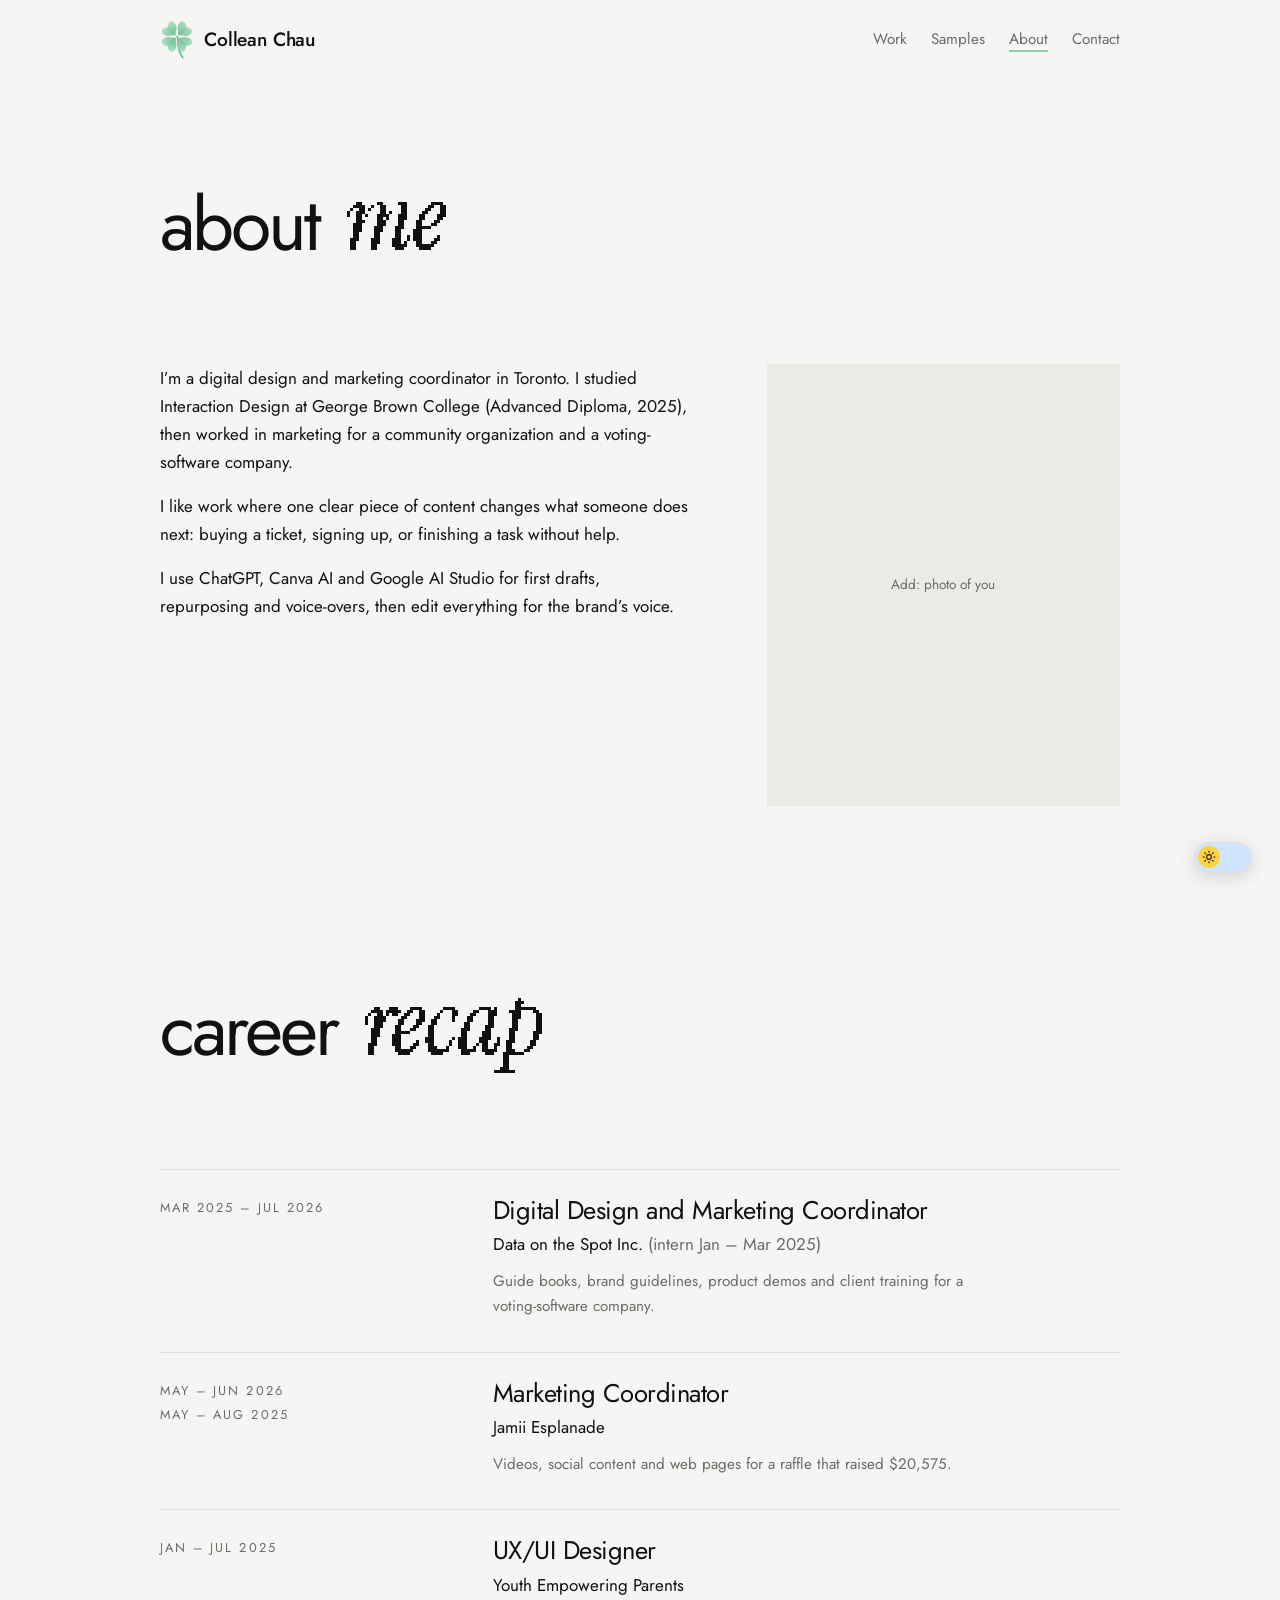
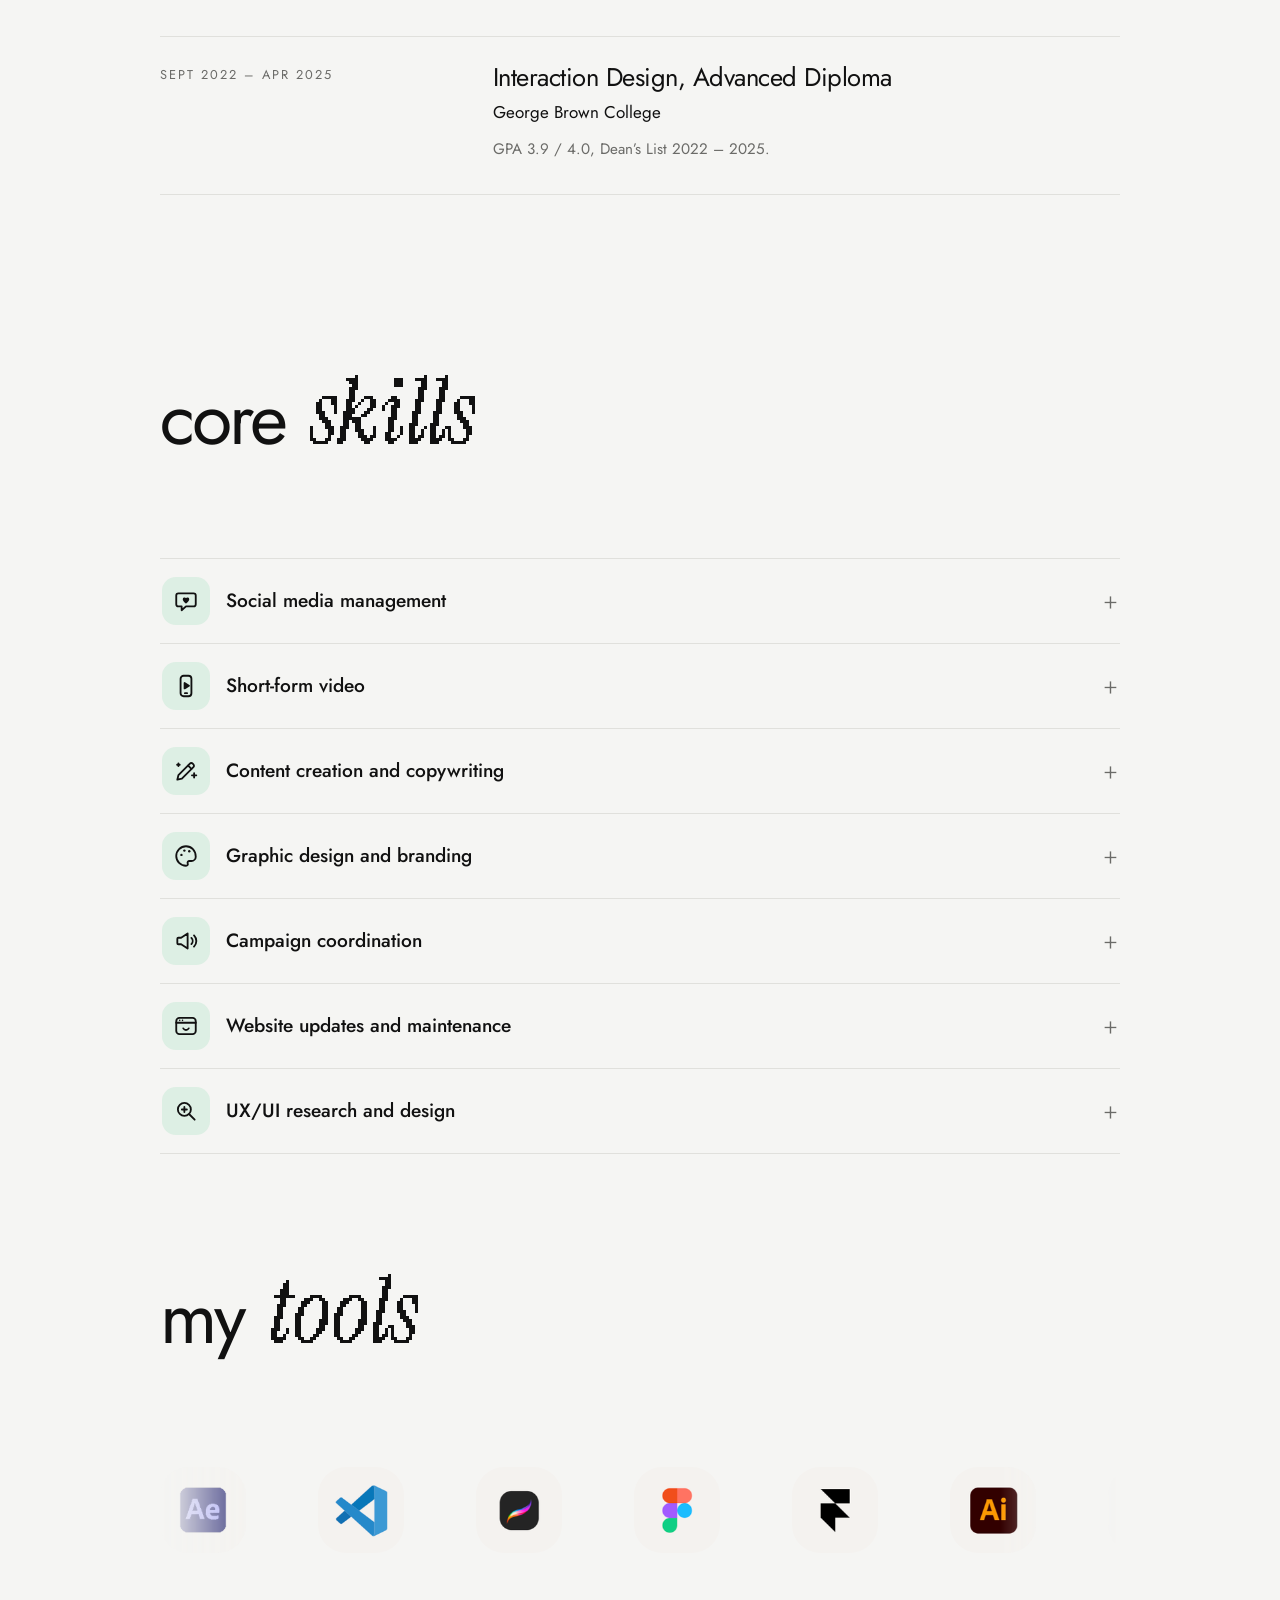
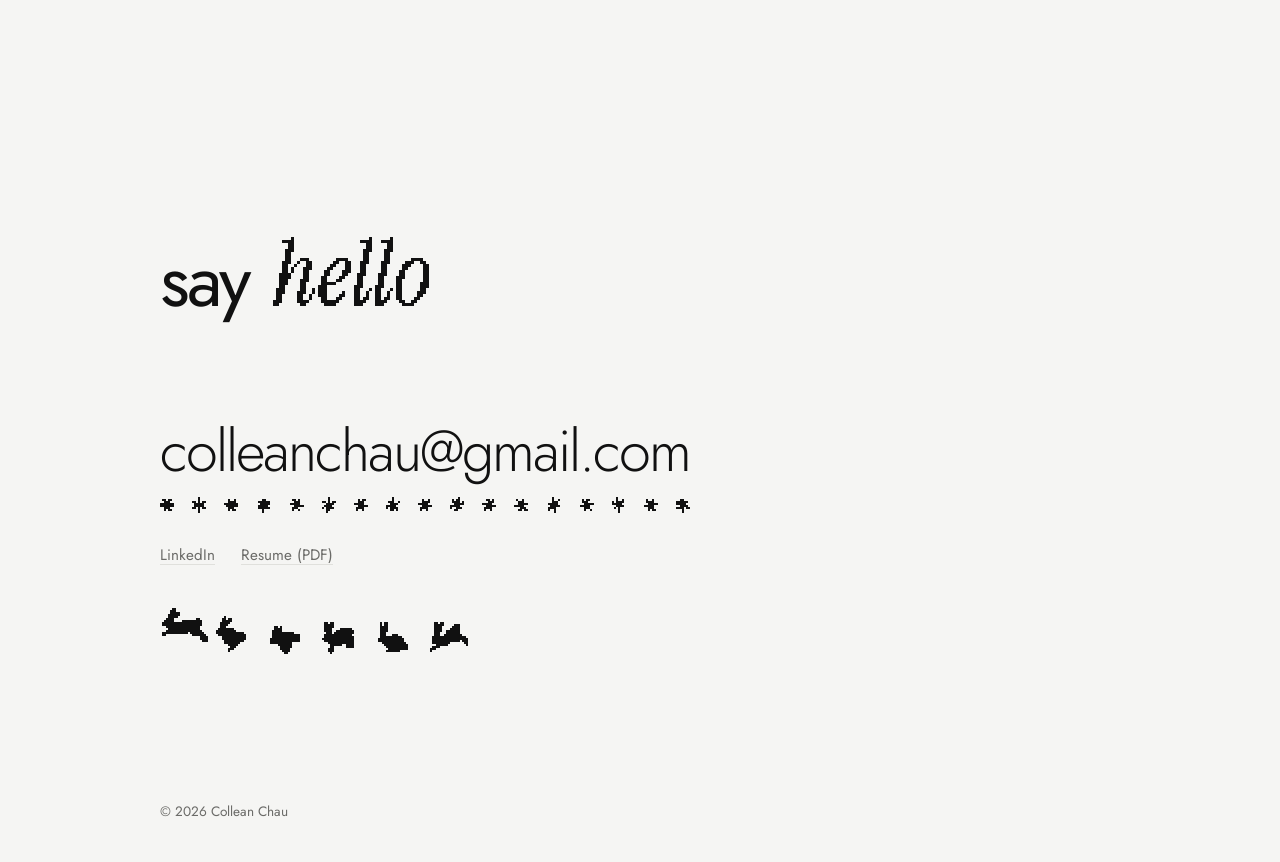
<file: about.html>
<!DOCTYPE html>
<html lang="en">
<head>
<meta charset="utf-8">
<meta name="viewport" content="width=device-width, initial-scale=1, viewport-fit=cover">
<title>About | Collean Chau</title>
<link rel="stylesheet" href="https://fonts.googleapis.com/css2?family=Jost:wght@300;400;500&family=Instrument+Serif:ital@1&family=Pinyon+Script&family=Space+Mono:wght@400;700&display=swap">
<style>
:root{--bg:#EFEBF6;--tx:#1D1B2E;--mu:#686380;--bd:#D8D2E6;--sf:#E4DFEF;--yl:#FFE45E;--ease:cubic-bezier(.2,.8,.2,1);--f:"Jost",system-ui,-apple-system,"Segoe UI",Arial,sans-serif;color-scheme:light;box-sizing:border-box;padding-top:env(safe-area-inset-top,0px);padding-bottom:env(safe-area-inset-bottom,0px)}
@media(prefers-color-scheme:dark){:root:not([data-theme="light"]){--bg:#121214;--tx:#F2F2F4;--mu:#9A9AA1;--bd:#2A2A2E;--sf:#1B1B1F;color-scheme:dark}}
:root[data-theme="dark"]{--bg:#121214;--tx:#F2F2F4;--mu:#9A9AA1;--bd:#2A2A2E;--sf:#1B1B1F;color-scheme:dark}
html{overflow-x:clip;scroll-padding-top:80px;scroll-behavior:smooth}
*,*::before,*::after{box-sizing:border-box}
body{margin:0;background:var(--bg);color:var(--tx);font:400 1.0625rem/1.65 var(--f);overflow-x:clip}
.wrap{position:relative;z-index:1;max-width:1040px;margin:0 auto;padding:0 clamp(20px,5vw,40px)}
a{color:inherit;text-underline-offset:4px;text-decoration-color:var(--bd)}a:hover{text-decoration-color:currentColor}
a:focus-visible,button:focus-visible{outline:2px solid var(--tx);outline-offset:4px}
.nav{position:sticky;top:0;z-index:80;display:flex;flex-wrap:wrap;align-items:center;gap:6px 24px;padding:20px 0;font-size:.95rem;background:color-mix(in srgb,var(--bg) 95%,transparent);box-shadow:0 0 0 100vmax color-mix(in srgb,var(--bg) 95%,transparent);clip-path:inset(0 -100vmax);-webkit-backdrop-filter:blur(10px);backdrop-filter:blur(10px)}
.nav::after{content:"";position:absolute;left:50%;margin-left:-50vw;width:100vw;bottom:0;height:1px;background:var(--bd);opacity:0;transition:opacity .3s}
.nav.stuck::after{opacity:1}
.nav b{font-weight:600;margin-right:auto;display:inline-flex;align-items:center;gap:10px;cursor:default;letter-spacing:-.01em}
.lg{position:relative;width:26px;height:26px;border-radius:50%;background:radial-gradient(circle at 35% 30%,#FFF3A0,#FFE45E 60%,#F2CC2E);display:inline-block;animation:lgb 4.2s ease-in-out infinite;transform-origin:50% 100%}
.lg::before,.lg::after{content:"";position:absolute;top:9px;width:5px;height:6px;border-radius:50%;background:#1D1B2E;animation:lgk 4.2s infinite}
.lg::before{left:6px}.lg::after{right:6px}
.nav b:hover .lg{animation:lgh .6s var(--ease) 2}
.wv{display:inline-block;transform-origin:70% 80%;animation:wv 2.6s ease-in-out 1.2s 2}
@keyframes lgb{0%,86%,100%{transform:none}90%{transform:translateY(-7px) scaleY(1.06)}94%{transform:translateY(0) scale(1.1,.88)}}
@keyframes lgk{0%,92%,100%{transform:scaleY(1)}95%{transform:scaleY(.1)}}
@keyframes lgh{0%,100%{transform:none}40%{transform:translateY(-10px) rotate(-12deg)}70%{transform:translateY(0) scale(1.12,.86)}}
@keyframes wv{0%,60%,100%{transform:rotate(0)}10%{transform:rotate(16deg)}20%{transform:rotate(-10deg)}30%{transform:rotate(16deg)}40%{transform:rotate(-6deg)}50%{transform:rotate(10deg)}}
@media(prefers-reduced-motion:reduce){.lg,.lg::before,.lg::after,.wv{animation:none!important}}
.nav a,.nav button{color:var(--mu);text-decoration:none;transition:color .3s}.nav a:hover,.nav button:hover{color:var(--tx)}
.nav button{font:inherit;background:none;border:0;padding:0;cursor:pointer}
.tg{position:fixed;right:clamp(16px,3vw,28px);bottom:calc(clamp(16px,3vw,28px) + env(safe-area-inset-bottom,0px));z-index:70;box-shadow:0 4px 18px rgba(30,20,60,.16);width:58px;height:30px;padding:0;border:1px solid var(--bd);border-radius:99px;background:#CFE4FF;cursor:pointer;transition:background .45s,border-color .45s}
.tg .kn{position:absolute;top:3px;left:3px;width:22px;height:22px;border-radius:50%;background:#FFD23F;display:grid;place-items:center;transition:transform .5s var(--ease),background .45s}
.tg svg{grid-area:1/1;transition:opacity .35s,transform .5s var(--ease)}
.tg .moon{opacity:0;transform:rotate(-60deg) scale(.5)}
:root[data-theme="dark"] .tg{background:#2B2A55;border-color:#3B3A6E}
:root[data-theme="dark"] .tg .kn{transform:translateX(28px);background:#E9E7F7}
:root[data-theme="dark"] .tg .sun{opacity:0;transform:rotate(60deg) scale(.5)}
:root[data-theme="dark"] .tg .moon{opacity:1;transform:none}
section{padding-top:clamp(80px,13vw,150px)}
#top{padding-top:clamp(36px,7vw,80px)}
h1{font-size:clamp(2.4rem,6.4vw,4.7rem);line-height:1.02;letter-spacing:-.04em;font-weight:500;margin:0 0 clamp(24px,4vw,40px);max-width:13em}
.w{display:inline-block;overflow:hidden;vertical-align:bottom;padding-bottom:.1em;margin-bottom:-.1em}
.w>span{display:inline-block;transition:transform .8s var(--ease)}
.pre .w>span{transform:translateY(110%)}
.lead{color:var(--mu);margin:0;max-width:34em;font-size:1.15rem}
.crew{--s:1;display:flex;align-items:flex-end;gap:calc(14px*var(--s));margin-top:clamp(32px,5vw,56px);padding-top:10px}
.ch{position:relative;flex:none;width:calc(var(--w)*var(--s));height:calc(var(--h)*var(--s))}
.ch .b{position:absolute;inset:0;background:var(--c);border-radius:var(--r);overflow:hidden;transform-origin:50% 100%;box-shadow:inset calc(var(--sx,0)*14px) calc(var(--sy,0)*14px) 28px rgba(40,20,80,.2)}
.hl{position:absolute;left:15%;top:10%;width:70%;height:70%;border-radius:50%;background:radial-gradient(circle,rgba(255,255,255,.42),rgba(255,255,255,0) 65%)}
.face{position:absolute;left:50%;top:var(--ft);display:flex;flex-direction:column;align-items:center;gap:calc(9px*var(--s));margin-left:calc(-26px*var(--s));width:calc(52px*var(--s))}
.eyes{display:flex;gap:calc(8px*var(--s))}
.e{position:relative;width:calc(24px*var(--s));height:calc(24px*var(--s));border-radius:50%;background:#fff;transition:transform .12s}
.e.blink{transform:scaleY(.1)}
.e i{position:absolute;inset:0;margin:auto;width:48%;height:48%;border-radius:50%;background:#1D1D1F}
.mo{width:calc(16px*var(--s));height:calc(8px*var(--s));border-bottom:calc(3px*var(--s)) solid #1D1D1F;border-radius:0 0 99px 99px}
.ch.hop .b{animation:hop .6s var(--ease) var(--d,0ms) both}
.ch.hop .gs{animation:gshop .6s var(--ease) var(--d,0ms) both}
@keyframes gshop{0%{opacity:1}30%{opacity:.45;scale:.62 1}65%{opacity:1;scale:1.06 1}100%{opacity:1;scale:1 1}}
.gs{position:absolute;left:2%;right:2%;bottom:calc(-9px*var(--s));height:calc(18px*var(--s));border-radius:50%;background:radial-gradient(ellipse at 50% 50%,rgba(40,25,60,.34) 0%,rgba(40,25,60,.16) 45%,rgba(40,25,60,0) 72%)}
:root[data-theme="dark"] .gs{background:radial-gradient(ellipse at 50% 50%,rgba(0,0,0,.6) 0%,rgba(0,0,0,.28) 45%,rgba(0,0,0,0) 72%)}
@media(prefers-color-scheme:dark){:root:not([data-theme="light"]) .gs{background:radial-gradient(ellipse at 50% 50%,rgba(0,0,0,.6) 0%,rgba(0,0,0,.28) 45%,rgba(0,0,0,0) 72%)}}
.ck{position:absolute;left:0;right:0;top:calc(21px*var(--s));display:flex;justify-content:space-between;margin:0 calc(-9px*var(--s));width:auto}
.ck i{display:block;width:calc(11px*var(--s));height:calc(7px*var(--s));border-radius:50%;background:rgba(255,80,110,.35)}
.ch.wow .mo{width:calc(11px*var(--s));height:calc(13px*var(--s));border:calc(3px*var(--s)) solid #1D1D1F;border-radius:50%}
.ch.wow .e{transform:scale(1.14)}
.ch.grin .mo{width:calc(26px*var(--s));height:calc(13px*var(--s));border:0;background:#1D1D1F;border-radius:0 0 99px 99px}
.ch.zz .e{background:transparent;transform:none}
.ch.zz .e i{opacity:0}
.ch.zz .e::after{content:"";position:absolute;left:8%;right:8%;top:26%;height:38%;border-bottom:calc(3px*var(--s)) solid #1D1B2E;border-radius:0 0 99px 99px}
.ch.zz .mo{width:calc(10px*var(--s));height:calc(5px*var(--s))}
@keyframes hop{0%{transform:none}30%{transform:translateY(-26px) scale(.96,1.06)}65%{transform:translateY(0) scale(1.06,.94)}100%{transform:none}}
#glow{position:fixed;left:0;top:0;width:640px;height:640px;margin:-320px 0 0 -320px;border-radius:50%;pointer-events:none;z-index:0;opacity:0;transition:opacity .6s;background:radial-gradient(circle,rgba(255,255,255,.95) 0%,rgba(255,255,255,.55) 40%,rgba(255,255,255,0) 70%);will-change:transform}
:root[data-theme="dark"] #glow{background:radial-gradient(circle,rgba(160,168,255,.26) 0%,rgba(160,168,255,.1) 40%,rgba(160,168,255,0) 70%)}
@media(prefers-color-scheme:dark){:root:not([data-theme="light"]) #glow{background:radial-gradient(circle,rgba(160,168,255,.26) 0%,rgba(160,168,255,.1) 40%,rgba(160,168,255,0) 70%)}}
#glow.on{opacity:1}
h2{font-size:clamp(2.2rem,6vw,4.2rem);font-weight:700;letter-spacing:-.055em;line-height:.95;color:var(--tx);margin:0 0 clamp(28px,4vw,48px);padding-top:clamp(28px,4vw,44px);border-top:1px solid var(--bd)}
h2::after{content:"";display:inline-block;width:.16em;height:.16em;border-radius:50%;background:#FF7A66;margin-left:.06em}
#samples h2::after{background:#8FE0C0}#about h2::after{background:#B9A8FF}#contact h2::after{background:#FFE45E}
.stats{display:grid;grid-template-columns:repeat(3,1fr);gap:24px;margin:clamp(40px,6vw,72px) 0 0;padding:0;list-style:none}
.stats b{display:block;font-size:clamp(2rem,5vw,3.4rem);font-weight:500;letter-spacing:-.035em;line-height:1.05}
.stats span{display:block;font-size:.9rem;line-height:1.4;color:var(--mu);margin-top:8px;max-width:15em}
.strip{display:grid;grid-template-columns:repeat(auto-fit,minmax(130px,1fr));gap:10px;margin-top:26px}
.ph{display:grid;place-items:center;text-align:center;padding:10px;min-height:100px;background:var(--sf);border-radius:8px;color:var(--mu);font-size:.85rem;line-height:1.3}
.filters{display:flex;gap:20px;margin:0 0 28px;font-size:.95rem}
.filters button{font:inherit;background:none;border:0;padding:0 0 2px;color:var(--mu);cursor:pointer;border-bottom:1px solid transparent;transition:color .3s,border-color .3s}
.filters button[aria-pressed="true"]{color:var(--tx);border-color:var(--tx)}
#grid{column-count:3;column-gap:18px}
figure{margin:0 0 30px;break-inside:avoid}figure[hidden]{display:none}
figure .ph{transition:transform .6s var(--ease)}figure:hover .ph{transform:scale(.97)}
figcaption{font-size:.9rem;line-height:1.4;color:var(--mu);margin-top:10px}
.ph.video{aspect-ratio:4/5}.ph.social{aspect-ratio:1/1}.ph.print{aspect-ratio:3/4}
.two{display:grid;grid-template-columns:minmax(0,1.5fr) minmax(0,1fr);gap:clamp(28px,6vw,80px)}
.two p{margin:0 0 16px;max-width:34em}
.tools{margin:0;padding:0;list-style:none;color:var(--mu);font-size:.95rem}
.tools li{padding:8px 0;border-bottom:1px solid var(--bd)}
.links{display:flex;flex-wrap:wrap;gap:6px 26px;margin:20px 0 0;color:var(--mu);font-size:.95rem}
.mail{display:inline-block;font-size:clamp(1.5rem,5.6vw,3.6rem);letter-spacing:-.035em;line-height:1.1;word-break:break-word;text-decoration:none;padding-bottom:12px;background:url("data:image/svg+xml,%3Csvg xmlns='http://www.w3.org/2000/svg' width='36' height='10' viewBox='0 0 36 10'%3E%3Cpath d='M0 5Q9 0 18 5T36 5' fill='none' stroke='%23A3D9BC' stroke-width='2.6' stroke-linecap='round'/%3E%3C/svg%3E") 0 100%/36px 10px repeat-x}
.mail:hover{animation:wig .8s linear infinite}
@keyframes wig{to{background-position:36px 100%}}
.list{list-style:none;margin:0;padding:0}
.row{position:relative;border-top:1px solid var(--bd);transition:opacity .45s}
.row:last-child{border-bottom:1px solid var(--bd)}
.list:has(.row:hover) .row:not(:hover){opacity:.3}
.in2{display:grid;grid-template-columns:minmax(0,1fr) auto;gap:8px 28px;align-items:center;padding:clamp(26px,4.4vw,48px) 0}
.row h3{margin:0;font-weight:500}
.open{all:unset;cursor:pointer;display:inline-block;font-size:clamp(2rem,6.2vw,4.8rem);letter-spacing:-.04em;line-height:1.02;transition:transform .55s var(--ease)}
.open::after{content:"";position:absolute;inset:0}
.open:focus-visible{outline:none}
.row:has(.open:focus-visible){outline:3px solid var(--tx);outline-offset:-3px}
.row:hover .open{transform:translateX(14px)}
.dot{display:inline-block;width:.26em;height:.26em;border-radius:50%;background:var(--c);margin-right:.2em;vertical-align:.1em;transition:transform .5s var(--ease)}
.row:hover .dot{transform:scale(1.5)}
.cd{margin:10px 0 0;color:var(--mu);font-size:1.05rem;max-width:30em}
.rm{display:flex;flex-direction:column;align-items:flex-end;gap:14px;text-align:right;color:var(--mu);font-size:.95rem}
.rm b{font-weight:400}
.arr{position:relative;width:44px;height:44px;border-radius:50%;border:1px solid var(--bd);transition:background .4s,transform .5s var(--ease),border-color .4s}
.arr i{position:absolute;left:13px;right:13px;top:21px;height:2px;background:currentColor;transition:background .4s}
.arr i::after{content:"";position:absolute;left:0;right:0;top:0;height:2px;background:currentColor;transform:rotate(90deg)}
.row:hover .arr{background:var(--c);border-color:var(--c);transform:rotate(90deg);color:#1D1B2E}
.pv{position:fixed;left:0;top:0;width:270px;height:340px;border-radius:28px;background:var(--c);z-index:40;pointer-events:none;overflow:hidden;padding:24px;color:#1D1B2E;opacity:0;scale:.7;transition:opacity .3s,scale .45s var(--ease);will-change:transform}
.pv.on{opacity:1;scale:1}
.pv small{display:block;opacity:.7;margin-bottom:8px;font-size:.9rem}
.pv p{margin:0;font-size:1.7rem;letter-spacing:-.03em;line-height:1.1;font-weight:500;max-width:9em}
.pv .ch{position:absolute;right:20px;bottom:calc(var(--h)*var(--s)*-.35)}
@media(pointer:coarse){.pv{display:none}}
.list{display:block;padding-bottom:10px}
.row{position:sticky;top:calc(84px + var(--n,0)*18px);background:var(--p);color:var(--rt);border:0!important;border-radius:32px;margin-bottom:28px;min-height:min(62vh,460px);padding:clamp(24px,4vw,44px);overflow:hidden;opacity:1!important;box-shadow:0 -14px 34px rgba(29,27,46,.08)}
.row[data-n="1"]{--n:1}.row[data-n="2"]{--n:2}
.in2{display:flex!important;flex-direction:column;align-items:stretch!important;justify-content:space-between;gap:28px;padding:0;min-height:calc(min(62vh,460px) - 2*clamp(24px,4vw,44px))}
.row .open{font-size:clamp(1.9rem,4.4vw,3.4rem);max-width:8.5em;display:block}
.row:hover .open,.row:hover .dot{transform:none}
.dot{display:none}
.row .cd{color:var(--rt);opacity:.75;font-size:1.1rem;margin-top:14px;max-width:26em}
.rm{flex-direction:row!important;justify-content:space-between;align-items:center!important;text-align:left!important;color:var(--rt);gap:20px;justify-content:flex-start!important}
.row .arr{border-color:color-mix(in srgb,var(--rt) 40%,transparent)}
.row:hover .arr{background:var(--rt);color:var(--p);border-color:var(--rt)}
.big{position:absolute;right:clamp(24px,4vw,44px);top:clamp(24px,4vw,44px);text-align:right;color:var(--rt);z-index:1}
.big small{display:block;opacity:.7;font-size:.95rem;margin-bottom:6px}
.big p{margin:0;font-size:clamp(1.8rem,4.6vw,3.6rem);letter-spacing:-.04em;line-height:1;font-weight:600;max-width:6em}
.row>.ch{position:absolute;right:7%;bottom:calc(var(--h)*var(--s)*-.3);z-index:0}
.row::after{display:none}
@media(max-width:760px){.big{position:static;text-align:left;margin-bottom:18px}.big p{max-width:none}.row>.ch{right:2%}.row{top:calc(76px + var(--n,0)*12px)}}
.row{--rt:#2A2530;--p:#F3DDD3;border:1px solid rgba(42,37,48,.06)!important;box-shadow:0 -12px 30px rgba(42,37,48,.06)}
.row[data-n="1"]{--p:#DCE6D8}.row[data-n="2"]{--p:#DDDAF1}
:root[data-theme="dark"] .row{--rt:#F2F0F4;--p:#3A2A28;border-color:rgba(255,255,255,.07)!important;box-shadow:0 -12px 30px rgba(0,0,0,.35)}
:root[data-theme="dark"] .row[data-n="1"]{--p:#26332C}:root[data-theme="dark"] .row[data-n="2"]{--p:#2D2B47}
@media(prefers-color-scheme:dark){:root:not([data-theme="light"]) .row{--rt:#F2F0F4;--p:#3A2A28;border-color:rgba(255,255,255,.07)!important}
:root:not([data-theme="light"]) .row[data-n="1"]{--p:#26332C}:root:not([data-theme="light"]) .row[data-n="2"]{--p:#2D2B47}}
.list{display:grid!important;grid-template-columns:repeat(3,minmax(0,1fr));gap:20px;padding-bottom:0}
.row{position:relative!important;top:auto!important;margin:0!important;min-height:520px;padding:28px;border-radius:28px;box-shadow:none;transition:transform .5s var(--ease)}
.row:hover{transform:translateY(-6px)}
.in2{min-height:0;height:100%;justify-content:flex-end;gap:18px}
.big{position:static;text-align:left;margin-bottom:auto}
.big p{font-size:clamp(1.7rem,2.6vw,2.4rem);max-width:7em}
.row .open{font-size:clamp(1.5rem,2.3vw,2rem);max-width:none;letter-spacing:-.03em}
.row .cd{font-size:1rem;margin-top:10px}
.row>.ch{right:10%;top:150px;bottom:auto}
.in2{padding-top:150px}
@media(max-width:900px){.list{grid-template-columns:1fr}.row{min-height:400px}.row>.ch{top:120px}}
.row{display:flex!important;flex-direction:column;min-height:580px}
.in2{margin-top:auto;min-height:220px;height:auto;padding-top:0!important;justify-content:space-between}
.row>.ch{top:140px}.arr{flex:none}.rm{justify-content:space-between!important;width:100%;font-size:.85rem}

:root{--bg:#F5F5F3;--tx:#111;--mu:#6B6B68;--bd:#E0E0DC;--sf:#EAEAE6}
:root[data-theme="dark"]{--bg:#121212;--tx:#F3F3F0;--mu:#9B9B96;--bd:#2A2A28;--sf:#1C1C1B}
@media(prefers-color-scheme:dark){:root:not([data-theme="light"]){--bg:#121212;--tx:#F3F3F0;--mu:#9B9B96;--bd:#2A2A28;--sf:#1C1C1B}}
#glow{display:none}
h1,h2,.nav b,.stats b,.dtitle,.mail,.open{font-family:"Jost",system-ui,sans-serif;font-weight:300}
em{font-family:"Pinyon Script","Snell Roundhand",cursive;font-style:normal;font-weight:400;letter-spacing:0;font-size:1.4em;line-height:.8}
.nav b{font-weight:500}
#top{padding-top:clamp(56px,11vw,130px);padding-bottom:clamp(20px,4vw,40px)}
#top h1{font-size:clamp(2.8rem,8.4vw,7rem);line-height:1.05;letter-spacing:-.045em;max-width:12em;margin:0 0 26px;animation:up 1s var(--ease) both}
.intro{margin:0 0 30px;color:var(--mu);max-width:30em;font-size:clamp(1rem,1.8vw,1.2rem);animation:up 1s .15s var(--ease) both}
.go2{display:inline-flex;align-items:center;gap:12px;border:1px solid var(--tx);color:var(--tx);text-decoration:none;font-size:1rem;padding:14px 26px;border-radius:99px;transition:background .35s,color .35s,transform .4s var(--ease);animation:up 1s .3s var(--ease) both}
.go2:hover{background:var(--tx);color:var(--bg);transform:translateY(-2px)}
.dn{display:inline-block;animation:bob 1.6s ease-in-out infinite}
@keyframes bob{0%,100%{transform:translateY(-2px)}50%{transform:translateY(4px)}}
@keyframes up{from{opacity:0;transform:translateY(24px)}to{opacity:1;transform:none}}
h2{font-size:clamp(2.4rem,6vw,4.6rem);letter-spacing:-.04em;line-height:1.05;font-weight:400;border-top:0;padding-top:0;margin-bottom:clamp(44px,6vw,72px)}
h2::after{display:none}
.pins{list-style:none;margin:0;padding:34px 0 0;display:grid;grid-template-columns:repeat(3,minmax(0,1fr));gap:clamp(18px,3vw,36px)}
.pin{position:relative}
.clipi{position:absolute;left:50%;top:-34px;width:88px;height:auto;margin-left:-44px;z-index:3;filter:drop-shadow(0 3px 3px rgba(0,0,0,.18));transition:transform .5s var(--ease);transform-origin:50% 100%}
.img{position:relative;aspect-ratio:4/5;background:linear-gradient(160deg,color-mix(in srgb,var(--bgc) 70%,#fff),var(--bgc));display:grid;place-items:center;text-align:center;padding:18px;box-shadow:0 8px 22px rgba(20,20,20,.12);transition:transform .6s var(--ease),box-shadow .6s;transform-origin:50% 0}
.img span{font-size:.88rem;color:#6B6B68}
.pin:hover .img{transform:rotate(-1.2deg) translateY(2px);box-shadow:0 18px 34px rgba(20,20,20,.18)}
.pin:hover .clipi{transform:rotate(-1.2deg)}
:root[data-theme="dark"] .img{background:linear-gradient(160deg,#2a2a29,#1f1f1e)}:root[data-theme="dark"] .img span{color:#9B9B96}
@media(prefers-color-scheme:dark){:root:not([data-theme="light"]) .img{background:linear-gradient(160deg,#2a2a29,#1f1f1e)}:root:not([data-theme="light"]) .img span{color:#9B9B96}}
.pt{padding-top:20px}
.tag{margin:0 0 8px;font-size:1.05rem;font-weight:500}
.pin h3{margin:0}
.pin .open{all:unset;cursor:pointer;font-family:"Jost",sans-serif;font-size:clamp(1.25rem,2vw,1.6rem);letter-spacing:-.025em;line-height:1.15;display:inline}
.pin .open::after{content:"";position:absolute;inset:0;z-index:2}
.pin:has(.open:focus-visible){outline:2px solid var(--tx);outline-offset:8px}
.pin .cd{margin:12px 0 0;color:var(--mu);font-size:.95rem;line-height:1.55;max-width:24em}
#proof{padding-top:clamp(64px,9vw,110px)}
.stats b{font-size:clamp(2.6rem,6vw,4.4rem);letter-spacing:-.05em;font-weight:400}
@media(max-width:820px){.pins{grid-template-columns:1fr;gap:56px}}
.mailwrap{display:inline-block;max-width:100%}
.mail{background:none!important;padding-bottom:0!important;animation:none!important;display:block}
.asts{display:flex;justify-content:space-between;margin-top:6px;font-size:clamp(1.8rem,4.4vw,3.2rem);line-height:.9;height:1em;overflow:visible}
.asts span{display:inline-block;font-family:"Jost",sans-serif;font-weight:500;transform-origin:50% 62%;animation:ast 1.8s ease-in-out infinite;animation-delay:calc(var(--i)*-.11s)}
@keyframes ast{0%,100%{transform:translateY(0) rotate(0) scale(1)}50%{transform:translateY(-.32em) rotate(180deg) scale(1.15)}}
.mailwrap:hover .asts span{animation-duration:.8s}
@media(prefers-reduced-motion:reduce){.asts span{animation:none}}
.asts{font-size:clamp(1.1rem,2.3vw,1.6rem)}
.asts span{color:var(--tx)!important;font-weight:400;animation:ast2 3.2s ease-in-out infinite;animation-delay:calc(var(--i)*-.18s)}
@keyframes ast2{0%,100%{transform:translateY(0)}50%{transform:translateY(-.2em)}}
.mailwrap:hover .asts span{animation-duration:3.2s}
.asts span{animation:spin 4.5s linear infinite;animation-delay:calc(var(--i)*-.37s);transform-origin:50% 58%}
@keyframes spin{to{transform:rotate(360deg)}}
.mailwrap:hover .asts span{animation-duration:4.5s}
.asts{display:flex;justify-content:space-between;align-items:center;height:16px;margin-top:14px;font-size:inherit;line-height:1}
.asts i{display:block;flex:none;width:clamp(10px,1.3vw,15px);height:clamp(10px,1.3vw,15px);color:var(--tx);animation:spin 4.5s linear infinite;animation-delay:calc(var(--i)*-.23s)}
.asts i svg{display:block;width:100%;height:100%}
.asts{height:10px;margin-top:12px}
.asts i{width:clamp(6px,.8vw,9px);height:clamp(6px,.8vw,9px);animation-delay:calc(var(--i)*-.15s)}
.asts{width:0;min-width:100%;overflow:visible}
.clipi{width:clamp(96px,11vw,128px)!important;margin-left:calc(clamp(96px,11vw,128px)/-2)!important;top:-30px!important;filter:drop-shadow(0 4px 4px rgba(0,0,0,.2))!important}
figure{position:relative}
figure::before{content:"";position:absolute;left:50%;top:-14px;width:30px;height:42px;margin-left:-15px;z-index:3;background:var(--pin) center/contain no-repeat;filter:drop-shadow(2px 4px 3px rgba(0,0,0,.25));pointer-events:none}
figure:nth-child(8n+1){--pin:url("data:image/svg+xml,%3Csvg%20xmlns%3D%22http%3A%2F%2Fwww.w3.org%2F2000%2Fsvg%22%20viewBox%3D%220%200%2040%2056%22%3E%3Cpath%20d%3D%22M20%2042L20%2055%22%20stroke%3D%22%238d8f93%22%20stroke-width%3D%222%22%20stroke-linecap%3D%22round%22%2F%3E%3Cellipse%20cx%3D%2220%22%20cy%3D%2230%22%20rx%3D%2215%22%20ry%3D%226.5%22%20fill%3D%22%23B43524%22%2F%3E%3Crect%20x%3D%2212%22%20y%3D%2214%22%20width%3D%2216%22%20height%3D%2217%22%20rx%3D%223%22%20fill%3D%22%23E8452F%22%2F%3E%3Crect%20x%3D%228%22%20y%3D%225%22%20width%3D%2224%22%20height%3D%2214%22%20rx%3D%227%22%20fill%3D%22%23FF4F36%22%2F%3E%3Crect%20x%3D%2212%22%20y%3D%227.5%22%20width%3D%225%22%20height%3D%229%22%20rx%3D%222.5%22%20fill%3D%22%23fff%22%20opacity%3D%22.4%22%2F%3E%3Cellipse%20cx%3D%2220%22%20cy%3D%2228%22%20rx%3D%2211%22%20ry%3D%223.5%22%20fill%3D%22%23FF4F36%22%20opacity%3D%22.35%22%2F%3E%3C%2Fsvg%3E")}
figure:nth-child(8n+2){--pin:url("data:image/svg+xml,%3Csvg%20xmlns%3D%22http%3A%2F%2Fwww.w3.org%2F2000%2Fsvg%22%20viewBox%3D%220%200%2040%2056%22%3E%3Cpath%20d%3D%22M20%2042L20%2055%22%20stroke%3D%22%238d8f93%22%20stroke-width%3D%222%22%20stroke-linecap%3D%22round%22%2F%3E%3Cellipse%20cx%3D%2220%22%20cy%3D%2230%22%20rx%3D%2215%22%20ry%3D%226.5%22%20fill%3D%22%237CAEA1%22%2F%3E%3Crect%20x%3D%2212%22%20y%3D%2214%22%20width%3D%2216%22%20height%3D%2217%22%20rx%3D%223%22%20fill%3D%22%239FE0CF%22%2F%3E%3Crect%20x%3D%228%22%20y%3D%225%22%20width%3D%2224%22%20height%3D%2214%22%20rx%3D%227%22%20fill%3D%22%23B6FFEE%22%2F%3E%3Crect%20x%3D%2212%22%20y%3D%227.5%22%20width%3D%225%22%20height%3D%229%22%20rx%3D%222.5%22%20fill%3D%22%23fff%22%20opacity%3D%22.4%22%2F%3E%3Cellipse%20cx%3D%2220%22%20cy%3D%2228%22%20rx%3D%2211%22%20ry%3D%223.5%22%20fill%3D%22%23B6FFEE%22%20opacity%3D%22.35%22%2F%3E%3C%2Fsvg%3E")}
figure:nth-child(8n+3){--pin:url("data:image/svg+xml,%3Csvg%20xmlns%3D%22http%3A%2F%2Fwww.w3.org%2F2000%2Fsvg%22%20viewBox%3D%220%200%2040%2056%22%3E%3Cpath%20d%3D%22M20%2042L20%2055%22%20stroke%3D%22%238d8f93%22%20stroke-width%3D%222%22%20stroke-linecap%3D%22round%22%2F%3E%3Cellipse%20cx%3D%2220%22%20cy%3D%2230%22%20rx%3D%2215%22%20ry%3D%226.5%22%20fill%3D%22%239F8CB4%22%2F%3E%3Crect%20x%3D%2212%22%20y%3D%2214%22%20width%3D%2216%22%20height%3D%2217%22%20rx%3D%223%22%20fill%3D%22%23CDB4E8%22%2F%3E%3Crect%20x%3D%228%22%20y%3D%225%22%20width%3D%2224%22%20height%3D%2214%22%20rx%3D%227%22%20fill%3D%22%23EBCEFF%22%2F%3E%3Crect%20x%3D%2212%22%20y%3D%227.5%22%20width%3D%225%22%20height%3D%229%22%20rx%3D%222.5%22%20fill%3D%22%23fff%22%20opacity%3D%22.4%22%2F%3E%3Cellipse%20cx%3D%2220%22%20cy%3D%2228%22%20rx%3D%2211%22%20ry%3D%223.5%22%20fill%3D%22%23EBCEFF%22%20opacity%3D%22.35%22%2F%3E%3C%2Fsvg%3E")}
figure:nth-child(8n+4){--pin:url("data:image/svg+xml,%3Csvg%20xmlns%3D%22http%3A%2F%2Fwww.w3.org%2F2000%2Fsvg%22%20viewBox%3D%220%200%2040%2056%22%3E%3Cpath%20d%3D%22M20%2042L20%2055%22%20stroke%3D%22%238d8f93%22%20stroke-width%3D%222%22%20stroke-linecap%3D%22round%22%2F%3E%3Cellipse%20cx%3D%2220%22%20cy%3D%2230%22%20rx%3D%2215%22%20ry%3D%226.5%22%20fill%3D%22%23BFA446%22%2F%3E%3Crect%20x%3D%2212%22%20y%3D%2214%22%20width%3D%2216%22%20height%3D%2217%22%20rx%3D%223%22%20fill%3D%22%23F5D35B%22%2F%3E%3Crect%20x%3D%228%22%20y%3D%225%22%20width%3D%2224%22%20height%3D%2214%22%20rx%3D%227%22%20fill%3D%22%23FFF268%22%2F%3E%3Crect%20x%3D%2212%22%20y%3D%227.5%22%20width%3D%225%22%20height%3D%229%22%20rx%3D%222.5%22%20fill%3D%22%23fff%22%20opacity%3D%22.4%22%2F%3E%3Cellipse%20cx%3D%2220%22%20cy%3D%2228%22%20rx%3D%2211%22%20ry%3D%223.5%22%20fill%3D%22%23FFF268%22%20opacity%3D%22.35%22%2F%3E%3C%2Fsvg%3E")}
figure:nth-child(8n+5){--pin:url("data:image/svg+xml,%3Csvg%20xmlns%3D%22http%3A%2F%2Fwww.w3.org%2F2000%2Fsvg%22%20viewBox%3D%220%200%2040%2056%22%3E%3Cpath%20d%3D%22M20%2042L20%2055%22%20stroke%3D%22%238d8f93%22%20stroke-width%3D%222%22%20stroke-linecap%3D%22round%22%2F%3E%3Cellipse%20cx%3D%2220%22%20cy%3D%2230%22%20rx%3D%2215%22%20ry%3D%226.5%22%20fill%3D%22%2383A1BB%22%2F%3E%3Crect%20x%3D%2212%22%20y%3D%2214%22%20width%3D%2216%22%20height%3D%2217%22%20rx%3D%223%22%20fill%3D%22%23A9CFF0%22%2F%3E%3Crect%20x%3D%228%22%20y%3D%225%22%20width%3D%2224%22%20height%3D%2214%22%20rx%3D%227%22%20fill%3D%22%23C2EEFF%22%2F%3E%3Crect%20x%3D%2212%22%20y%3D%227.5%22%20width%3D%225%22%20height%3D%229%22%20rx%3D%222.5%22%20fill%3D%22%23fff%22%20opacity%3D%22.4%22%2F%3E%3Cellipse%20cx%3D%2220%22%20cy%3D%2228%22%20rx%3D%2211%22%20ry%3D%223.5%22%20fill%3D%22%23C2EEFF%22%20opacity%3D%22.35%22%2F%3E%3C%2Fsvg%3E")}
figure:nth-child(8n+6){--pin:url("data:image/svg+xml,%3Csvg%20xmlns%3D%22http%3A%2F%2Fwww.w3.org%2F2000%2Fsvg%22%20viewBox%3D%220%200%2040%2056%22%3E%3Cpath%20d%3D%22M20%2042L20%2055%22%20stroke%3D%22%238d8f93%22%20stroke-width%3D%222%22%20stroke-linecap%3D%22round%22%2F%3E%3Cellipse%20cx%3D%2220%22%20cy%3D%2230%22%20rx%3D%2215%22%20ry%3D%226.5%22%20fill%3D%22%23BC8B98%22%2F%3E%3Crect%20x%3D%2212%22%20y%3D%2214%22%20width%3D%2216%22%20height%3D%2217%22%20rx%3D%223%22%20fill%3D%22%23F2B3C4%22%2F%3E%3Crect%20x%3D%228%22%20y%3D%225%22%20width%3D%2224%22%20height%3D%2214%22%20rx%3D%227%22%20fill%3D%22%23FFCDE1%22%2F%3E%3Crect%20x%3D%2212%22%20y%3D%227.5%22%20width%3D%225%22%20height%3D%229%22%20rx%3D%222.5%22%20fill%3D%22%23fff%22%20opacity%3D%22.4%22%2F%3E%3Cellipse%20cx%3D%2220%22%20cy%3D%2228%22%20rx%3D%2211%22%20ry%3D%223.5%22%20fill%3D%22%23FFCDE1%22%20opacity%3D%22.35%22%2F%3E%3C%2Fsvg%3E")}
figure:nth-child(8n+7){--pin:url("data:image/svg+xml,%3Csvg%20xmlns%3D%22http%3A%2F%2Fwww.w3.org%2F2000%2Fsvg%22%20viewBox%3D%220%200%2040%2056%22%3E%3Cpath%20d%3D%22M20%2042L20%2055%22%20stroke%3D%22%238d8f93%22%20stroke-width%3D%222%22%20stroke-linecap%3D%22round%22%2F%3E%3Cellipse%20cx%3D%2220%22%20cy%3D%2230%22%20rx%3D%2215%22%20ry%3D%226.5%22%20fill%3D%22%23245335%22%2F%3E%3Crect%20x%3D%2212%22%20y%3D%2214%22%20width%3D%2216%22%20height%3D%2217%22%20rx%3D%223%22%20fill%3D%22%232F6B45%22%2F%3E%3Crect%20x%3D%228%22%20y%3D%225%22%20width%3D%2224%22%20height%3D%2214%22%20rx%3D%227%22%20fill%3D%22%23367B4F%22%2F%3E%3Crect%20x%3D%2212%22%20y%3D%227.5%22%20width%3D%225%22%20height%3D%229%22%20rx%3D%222.5%22%20fill%3D%22%23fff%22%20opacity%3D%22.4%22%2F%3E%3Cellipse%20cx%3D%2220%22%20cy%3D%2228%22%20rx%3D%2211%22%20ry%3D%223.5%22%20fill%3D%22%23367B4F%22%20opacity%3D%22.35%22%2F%3E%3C%2Fsvg%3E")}
figure:nth-child(8n+8){--pin:url("data:image/svg+xml,%3Csvg%20xmlns%3D%22http%3A%2F%2Fwww.w3.org%2F2000%2Fsvg%22%20viewBox%3D%220%200%2040%2056%22%3E%3Cpath%20d%3D%22M20%2042L20%2055%22%20stroke%3D%22%238d8f93%22%20stroke-width%3D%222%22%20stroke-linecap%3D%22round%22%2F%3E%3Cellipse%20cx%3D%2220%22%20cy%3D%2230%22%20rx%3D%2215%22%20ry%3D%226.5%22%20fill%3D%22%23BB906B%22%2F%3E%3Crect%20x%3D%2212%22%20y%3D%2214%22%20width%3D%2216%22%20height%3D%2217%22%20rx%3D%223%22%20fill%3D%22%23F0B98A%22%2F%3E%3Crect%20x%3D%228%22%20y%3D%225%22%20width%3D%2224%22%20height%3D%2214%22%20rx%3D%227%22%20fill%3D%22%23FFD49E%22%2F%3E%3Crect%20x%3D%2212%22%20y%3D%227.5%22%20width%3D%225%22%20height%3D%229%22%20rx%3D%222.5%22%20fill%3D%22%23fff%22%20opacity%3D%22.4%22%2F%3E%3Cellipse%20cx%3D%2220%22%20cy%3D%2228%22%20rx%3D%2211%22%20ry%3D%223.5%22%20fill%3D%22%23FFD49E%22%20opacity%3D%22.35%22%2F%3E%3C%2Fsvg%3E")}
.clipi{width:clamp(130px,15vw,176px)!important;margin-left:calc(clamp(130px,15vw,176px)/-2)!important;top:-44px!important}
figure::before{top:8px!important}
.pin .img{margin-top:0}
#top h1{font-size:clamp(2.3rem,6vw,5rem);max-width:15em}
.sr{position:absolute!important;width:1px;height:1px;overflow:hidden;clip:rect(0 0 0 0);white-space:nowrap}
canvas.px{display:block;image-rendering:pixelated;image-rendering:crisp-edges;max-width:100%}
.nav b{display:inline-flex;align-items:center;line-height:1}
.hero-px{margin:0 0 18px -2px}
.mono{font-family:"Jost",system-ui,sans-serif;font-weight:400;text-transform:uppercase;letter-spacing:.2em;font-size:clamp(.75rem,1.4vw,.95rem);margin:0 0 26px;color:var(--tx);animation:up 1s .1s var(--ease) both}
.intro{max-width:34em}.sub2{margin-top:-14px;color:var(--tx);font-weight:500}
.asts{height:auto;margin-top:12px}.asts canvas.pxa{display:block;image-rendering:pixelated;image-rendering:crisp-edges}
#field{padding-top:clamp(56px,8vw,100px);padding-bottom:10px}
#fld{display:block;width:100%;height:clamp(150px,19vw,230px);image-rendering:pixelated;image-rendering:crisp-edges;touch-action:pan-y}
.orns{margin-top:clamp(40px,6vw,72px)}
canvas.orn{display:block;width:100%}
.oline{height:2px;margin:12px 0;background:repeating-linear-gradient(90deg,var(--tx) 0 4px,transparent 4px 8px);opacity:.85}
#run{padding:clamp(20px,4vw,40px) 0 0;overflow:hidden}
#run .wrap{margin:0 auto;padding-left:0}
#bun{display:block;margin:0}
#run{padding-bottom:6px}
#field{display:none!important}
canvas.pxi{display:inline-block;image-rendering:pixelated;image-rendering:crisp-edges}
#tools{padding:clamp(40px,7vw,90px) 0 clamp(30px,5vw,60px)}
.tmq{overflow:hidden;padding:10px 0 44px;-webkit-mask-image:linear-gradient(to right,transparent 0,#000 12.5%,#000 87.5%,transparent 100%);mask-image:linear-gradient(to right,transparent 0,#000 12.5%,#000 87.5%,transparent 100%)}
.ttrack{display:flex;gap:72px;margin:0;padding:0;list-style:none;width:max-content;animation:tmq 36s linear infinite;will-change:transform}
.tmq:hover .ttrack{animation-play-state:paused}
.tl{flex:0 0 auto;width:86px;height:86px;border-radius:28px;background:#F4F2EF;display:flex;align-items:center;justify-content:center;margin:0}
.tl img{display:block;width:58px;height:58px;object-fit:contain}
.tl.ae img{width:68px;height:68px}
.tl.sv img{width:42px;height:42px}
@keyframes tmq{to{transform:translateX(calc(-50% - 36px))}}
@media (prefers-reduced-motion:reduce){.ttrack{animation:none}}
canvas.navast{display:block;image-rendering:pixelated;image-rendering:crisp-edges;flex:none}
.tl{position:relative}
.tl::after{content:attr(data-name);position:absolute;left:50%;top:calc(100% + 10px);transform:translate(-50%,-4px);background:var(--tx);color:var(--bg);font-size:.78rem;font-weight:500;letter-spacing:.04em;white-space:nowrap;padding:5px 11px;border-radius:999px;opacity:0;pointer-events:none;transition:opacity .18s,transform .18s}
.tl:hover::after{opacity:1;transform:translate(-50%,0)}
.drawer{position:fixed;inset:0;z-index:100;pointer-events:none;visibility:hidden;transition:visibility 0s .55s}
.drawer.on{pointer-events:auto;visibility:visible;transition:none}
.bk{position:absolute;inset:0;background:rgba(20,14,40,.42);opacity:0;transition:opacity .5s}
.drawer.on .bk{opacity:1}
.panel{position:absolute;top:0;right:0;bottom:0;width:min(780px,100%);background:var(--bg);overflow:auto;transform:translateX(102%);transition:transform .55s var(--ease);padding:0 clamp(22px,4vw,52px) 56px}
.drawer.on .panel{transform:none}
.dh{position:sticky;top:0;z-index:1;display:flex;justify-content:space-between;align-items:center;gap:16px;padding:22px 0;background:var(--bg);border-bottom:1px solid var(--bd)}
.dtitle{margin:0;font-size:clamp(1.3rem,3vw,1.9rem);font-weight:500;letter-spacing:-.02em;line-height:1.15}
.x{flex:none;width:42px;height:42px;border-radius:50%;border:1px solid var(--bd);background:none;color:var(--tx);cursor:pointer;position:relative}
.x::before,.x::after{content:"";position:absolute;left:12px;right:12px;top:20px;height:2px;background:currentColor;transform:rotate(45deg)}
.x::after{transform:rotate(-45deg)}
.dbody .meta{margin:26px 0 0;color:var(--mu);font-size:.95rem}
.dbody h4{font-size:.85rem;font-weight:500;color:var(--mu);margin:30px 0 8px}
.dbody p,.dbody ul{margin:0 0 10px;font-size:1.05rem}.dbody ul{padding-left:1.1em}.dbody li{margin-bottom:8px}
.dbody .note{font-size:.9rem;color:var(--mu);margin-top:22px}
html.lock{overflow:hidden}
footer{padding:clamp(80px,12vw,140px) 0 40px;color:var(--mu);font-size:.85rem}
@media(max-width:760px){.two{grid-template-columns:1fr}#grid{column-count:2}.in2{grid-template-columns:1fr!important}.rm{text-align:left!important;flex-direction:row!important;align-items:center!important;justify-content:space-between}}
@media(max-width:560px){.stats{grid-template-columns:1fr}.crew{--s:.6}}
@media(prefers-reduced-motion:reduce){*,*::before,*::after{transition-duration:.01ms!important;animation:none!important}}
/* square tiles: no clips or pins */
.clipi,figure::before{display:none!important}
.pins{padding-top:0}
.pin .img{aspect-ratio:1/1;box-shadow:none;transform:none!important;transform-origin:50% 50%;overflow:hidden}
.pin .img,.ph{border-radius:0}
.pin:hover .img{transform:scale(.98)!important;box-shadow:none}
.ph.video,.ph.social,.ph.print{aspect-ratio:1/1}
#grid{column-count:auto;display:grid;grid-template-columns:repeat(3,minmax(0,1fr));gap:18px}
figure{margin:0}
@media(max-width:760px){#grid{column-count:auto;grid-template-columns:repeat(2,minmax(0,1fr))}}
@media(max-width:820px){.pins{gap:36px}}
/* one horizontal row, scroll sideways */
#grid,#grid{display:flex!important;grid-template-columns:none!important;flex-wrap:nowrap;gap:18px;overflow-x:auto;overflow-y:hidden;scroll-snap-type:x proximity;-webkit-overflow-scrolling:touch;padding-bottom:16px;scrollbar-width:thin;scrollbar-color:var(--bd) transparent}
#grid figure{flex:0 0 clamp(220px,28vw,320px);scroll-snap-align:start;min-width:0}
#grid figure[hidden]{display:none!important}
@media(max-width:760px){#grid figure{flex-basis:72vw}}
/* case studies: swipe row on mobile */
@media(max-width:820px){.pins{display:flex!important;grid-template-columns:none!important;gap:16px!important;overflow-x:auto;scroll-snap-type:x proximity;-webkit-overflow-scrolling:touch;padding-bottom:16px;scrollbar-width:thin;scrollbar-color:var(--bd) transparent}
.pins .pin{flex:0 0 76vw;max-width:340px;scroll-snap-align:start;min-width:0}
.pins .pin .img{aspect-ratio:1/1}}
/* nav asterisk hidden for now */
canvas.navast{display:none!important}
/* accent: pastel green */
:root{--ac:#BFE6D1;--ac-d:#A3D9BC;--ac-clv:#8CD1AC;--on-ac:#111}
.go2{background:var(--ac);border-color:var(--ac);color:var(--on-ac)}
.go2:hover{background:var(--tx);border-color:var(--tx);color:var(--bg)}
a:hover{text-decoration-color:var(--ac-d)!important;text-decoration-thickness:2px}
.filters button[aria-pressed="true"]{border-color:var(--ac);border-bottom-width:3px;padding-bottom:1px}
.tag{display:inline-block;padding-bottom:2px;background:linear-gradient(var(--ac),var(--ac)) 0 100%/100% 3px no-repeat}
::selection{background:var(--ac);color:var(--on-ac)}
.navclv{display:block;flex:none;overflow:visible;transition:transform .6s var(--ease)}.nav b:hover .navclv{transform:rotate(90deg)}
/* career recap */
.cr{list-style:none;margin:0;padding:0;border-top:1px solid var(--bd)}
.cr li{display:grid;grid-template-columns:minmax(0,1fr) minmax(0,2.2fr);gap:clamp(16px,4vw,48px);padding:26px 0;border-bottom:1px solid var(--bd)}
.cd8{font-size:.8rem;letter-spacing:.16em;text-transform:uppercase;color:var(--mu);line-height:1.9}
.cr h3{margin:0 0 4px;font-size:clamp(1.25rem,2.2vw,1.6rem);font-weight:400;letter-spacing:-.02em;line-height:1.2}
.cr .co{margin:0 0 8px;color:var(--tx)}.cr .co em{font-style:normal;font-family:inherit;font-size:1em;color:var(--mu)}
.cr p{margin:0 0 6px;max-width:34em}.cr li p:last-child:not(.co){color:var(--mu);font-size:.95rem}
.cr .co{display:inline-block;padding-bottom:3px;background:linear-gradient(var(--ac),var(--ac)) 0 100%/0 3px no-repeat;transition:background-size .5s var(--ease)}.cr li:hover .co{background-size:100% 3px}
@media(max-width:700px){.cr li{grid-template-columns:1fr;gap:6px}}
@media(prefers-color-scheme:dark){:root:not([data-theme="light"]){--ac:#8FD3B0}}
:root[data-theme="dark"]{--ac:#8FD3B0}
@media(min-width:821px){.pins{grid-template-columns:repeat(2,minmax(0,1fr))!important;gap:clamp(28px,4vw,48px)!important}}
.nav .nm{font-size:1.2rem;line-height:1}
@media(max-width:520px){.nav{gap:6px 10px!important;font-size:.8rem!important;flex-wrap:nowrap!important}.nav .nm{font-size:.92rem!important;white-space:nowrap}.nav b{gap:6px!important;min-width:0;margin-right:auto}.nav a{white-space:nowrap}.navclv{width:24px;height:28px}}
@media(max-width:380px){.nav{gap:6px 8px!important;font-size:.74rem!important}.nav .nm{font-size:.8rem!important}.navclv{width:20px;height:23px}.nav b{gap:5px!important}}
.pins{display:grid!important;grid-template-columns:repeat(2,minmax(0,1fr))!important;overflow:visible!important;scroll-snap-type:none!important;padding-bottom:0!important;gap:clamp(16px,3vw,48px)!important}
.pins .pin{flex:none!important;max-width:none!important;width:auto}
.pin h3{line-height:1.2!important;margin:2px 0 0!important}.pin .open{line-height:1.2!important}
@media(max-width:520px){.pins{gap:22px 14px!important}.pin .open{font-size:1.02rem!important}.pin .cd{font-size:.82rem;margin-top:8px;line-height:1.45}.pin .tag{font-size:.8rem}}
.pin .img-ban{display:grid;place-items:center;background:var(--bgc);padding:0!important}.pin .img-ban img{display:block;width:100%;height:100%;object-fit:cover}
.pins .pin .img{aspect-ratio:1/1!important}

/* why me + core skills */
#why .why-lead{font-family:'Jost',system-ui,sans-serif;font-size:clamp(1.5rem,3.4vw,2.2rem);line-height:1.2;letter-spacing:-.02em;margin:0 0 28px;max-width:20em}
.why-grid{list-style:none;margin:0;padding:0;display:grid;grid-template-columns:repeat(auto-fit,minmax(min(100%,200px),1fr));gap:22px 28px}
.why-grid li{border-top:1px solid var(--bd);padding-top:14px}
.why-grid b{display:block;font-family:'Jost',system-ui,sans-serif;font-weight:500;font-size:1.15rem;margin-bottom:6px}
.why-grid span{color:var(--mu);font-size:.98rem;line-height:1.5}
.sk-list{border-top:1px solid var(--bd)}
.sk{border-bottom:1px solid var(--bd)}
.sk summary{display:flex;justify-content:space-between;align-items:center;gap:16px;cursor:pointer;list-style:none;padding:18px 2px;font-family:'Jost',system-ui,sans-serif;font-size:1.2rem;font-weight:500}
.sk summary::-webkit-details-marker{display:none}
.sk summary::after{content:"+";font-size:1.6rem;font-weight:300;color:var(--mu);transition:transform .25s}
.sk[open] summary::after{transform:rotate(45deg)}
.sk summary .t{display:flex;align-items:center;gap:16px;min-width:0}
.sk .ic{flex:none;width:48px;height:48px;border-radius:14px;background:color-mix(in srgb,var(--ac) 45%,transparent);color:var(--tx);display:grid;place-items:center;transition:transform .25s}
.sk .ic svg{width:26px;height:26px}
.sk summary:hover .ic,.sk[open] .ic{transform:rotate(-6deg) scale(1.06)}
@media(max-width:520px){.sk summary{font-size:1.05rem}.sk summary .t{gap:12px}.sk .ic{width:38px;height:38px;border-radius:12px}.sk .ic svg{width:20px;height:20px}}
.sk p{margin:0 0 18px;max-width:46em;color:var(--mu);line-height:1.55}
.sk p a{color:inherit}
.more{margin:30px 0 0}.more a{font-family:'Jost',system-ui,sans-serif;font-size:1.1rem;font-weight:500;color:var(--tx);text-decoration:underline;text-decoration-color:var(--ac-clv);text-decoration-thickness:2px;text-underline-offset:6px}.more a:hover{text-decoration-color:var(--tx)}
.nav a[aria-current="page"]{text-decoration:underline;text-decoration-color:var(--ac-clv);text-decoration-thickness:2px;text-underline-offset:6px}
#about{padding-top:clamp(36px,6vw,72px)}
.nav b a.home{display:inline-flex;align-items:center;gap:10px;color:var(--tx);cursor:pointer;line-height:1}
.me-photo{aspect-ratio:4/5;width:100%;max-width:420px;justify-self:end;border-radius:0}
@media(max-width:760px){.me-photo{justify-self:start;max-width:100%;aspect-ratio:1/1}}
</style>
</head>
<body>
<div id="glow" aria-hidden="true"></div>
<button id="theme" class="tg" type="button" role="switch" aria-checked="false" aria-label="Dark mode"><span class="kn"><svg class="sun" viewBox="0 0 24 24" width="14" height="14" fill="none" stroke="#1D1B2E" stroke-width="2" stroke-linecap="round" aria-hidden="true"><circle cx="12" cy="12" r="4"/><path d="M12 2v2M12 20v2M2 12h2M20 12h2M4.9 4.9l1.4 1.4M17.7 17.7l1.4 1.4M4.9 19.1l1.4-1.4M17.7 6.3l1.4-1.4"/></svg><svg class="moon" viewBox="0 0 24 24" width="14" height="14" fill="#1D1B2E" aria-hidden="true"><path d="M20.5 14.2A8.5 8.5 0 0 1 9.8 3.5a8.5 8.5 0 1 0 10.7 10.7z"/></svg></span></button>
<div class="wrap">
<nav class="nav" aria-label="Main"><b><a class="home" href="index.html" aria-label="Collean Chau, home"><canvas class="navast" id="navAst" aria-hidden="true"></canvas><svg class="navclv" id="navClv" viewBox="1 0 58 66" width="34" height="39" role="img" aria-label="Four-leaf clover"><defs><path id="lf" d="M0 -2.5 C-3 -8 -13.5 -10 -13.5 -20 C-13.5 -27 -4.5 -28.5 0 -21.5 C4.5 -28.5 13.5 -27 13.5 -20 C13.5 -10 3 -8 0 -2.5Z"/><radialGradient id="cg" cx="50%" cy="85%" r="95%"><stop offset="0" stop-color="#7DC59E"/><stop offset=".6" stop-color="#97D4B0"/><stop offset="1" stop-color="#B4E3C7"/></radialGradient><filter id="felt" x="-10%" y="-10%" width="120%" height="120%"><feTurbulence type="fractalNoise" baseFrequency=".9" numOctaves="2" seed="4" result="n"/><feDisplacementMap in="SourceGraphic" in2="n" scale="1.6" result="d"/><feComposite in="d" in2="SourceGraphic" operator="in"/></filter></defs><g transform="translate(30 28)"><path d="M1 2 C2 14 1 24 10 36" fill="none" stroke="#6DB892" stroke-width="2.8" stroke-linecap="round"/><g filter="url(#felt)"><g fill="url(#cg)" stroke="#78BE99" stroke-width=".7" stroke-linejoin="round"><use href="#lf" transform="rotate(45)"/><use href="#lf" transform="rotate(135)"/><use href="#lf" transform="rotate(225)"/><use href="#lf" transform="rotate(315)"/></g></g><g stroke="#5AA881" stroke-width="1.1" stroke-linecap="round" fill="none" opacity=".75"><path d="M0 -5 C0 -11 0 -15 .2 -19" transform="rotate(45)"/><path d="M0 -5 C0 -11 0 -15 .2 -19" transform="rotate(135)"/><path d="M0 -5 C0 -11 0 -15 .2 -19" transform="rotate(225)"/><path d="M0 -5 C0 -11 0 -15 .2 -19" transform="rotate(315)"/></g><circle r="1.6" fill="#6DB892"/></g></svg><span class="nm">Collean Chau</span></a></b><a href="index.html#work">Work</a><a href="index.html#samples">Samples</a><a href="about.html" aria-current="page">About</a><a href="#contact">Contact</a></nav>










<h1 class="sr">About Collean Chau</h1>
<section id="about">
<h2>about <canvas class="pxi" data-text="me" role="img" aria-label="me"></canvas></h2>
<div class="two">
<div>
<p>I’m a digital design and marketing coordinator in Toronto. I studied Interaction Design at George Brown College (Advanced Diploma, 2025), then worked in marketing for a community organization and a voting-software company.</p>
<p>I like work where one clear piece of content changes what someone does next: buying a ticket, signing up, or finishing a task without help.</p>
<p>I use ChatGPT, Canva AI and Google AI Studio for first drafts, repurposing and voice-overs, then edit everything for the brand’s voice.</p>
</div>
<div class="ph me-photo" role="img" aria-label="Photo of Collean">Add: photo of you</div>
</div>
</section>
<section id="career">
<h2>career <canvas class="pxi" data-text="recap" role="img" aria-label="recap"></canvas></h2>
<ol class="cr">
<li><span class="cd8">Mar 2025 – Jul 2026</span><div><h3>Digital Design and Marketing Coordinator</h3><p class="co">Data on the Spot Inc. <em>(intern Jan – Mar 2025)</em></p><p>Guide books, brand guidelines, product demos and client training for a voting-software company.</p></div></li>
<li><span class="cd8">May – Jun 2026<br>May – Aug 2025</span><div><h3>Marketing Coordinator</h3><p class="co">Jamii Esplanade</p><p>Videos, social content and web pages for a raffle that raised $20,575.</p></div></li>
<li><span class="cd8">Jan – Jul 2025</span><div><h3>UX/UI Designer</h3><p class="co">Youth Empowering Parents</p></div></li>
<li><span class="cd8">Sept 2022 – Apr 2025</span><div><h3>Interaction Design, Advanced Diploma</h3><p class="co">George Brown College</p><p>GPA 3.9 / 4.0, Dean’s List 2022 – 2025.</p></div></li>
</ol>
</section>
<section id="skills">
<h2>core <canvas class="pxi" data-text="skills" role="img" aria-label="skills"></canvas></h2>
<div class="sk-list">
<details class="sk"><summary><span class="t"><span class="ic" aria-hidden="true"><svg viewBox="0 0 24 24" fill="none" stroke="currentColor" stroke-width="1.7" stroke-linecap="round" stroke-linejoin="round"><path d="M5 5h14a2 2 0 0 1 2 2v8a2 2 0 0 1-2 2h-7l-4 3.5V17H5a2 2 0 0 1-2-2V7a2 2 0 0 1 2-2z"/><path d="M12 14.2s-3-1.8-3-3.9a1.7 1.7 0 0 1 3-1 1.7 1.7 0 0 1 3 1c0 2.1-3 3.9-3 3.9z" fill="currentColor" stroke="none"/></svg></span>Social media management</span></summary><p>Planned, posted and tracked Instagram and Facebook content for Jamii. Instagram reached 22,018 accounts (May 15 – Jul 12), with 48% of views from people who don’t follow the account.</p></details>
<details class="sk"><summary><span class="t"><span class="ic" aria-hidden="true"><svg viewBox="0 0 24 24" fill="none" stroke="currentColor" stroke-width="1.7" stroke-linecap="round" stroke-linejoin="round"><rect x="7" y="2.5" width="10" height="19" rx="2.8"/><path d="M10.7 9.2v5l4-2.5z" fill="currentColor"/><path d="M11 18.6h2"/></svg></span>Short-form video</span></summary><p>Filmed and edited reels in CapCut: community spotlights, founder spotlights, scenic promos and a sneak-peek teaser. <a href="raffle.html">See the raffle case study</a>.</p></details>
<details class="sk"><summary><span class="t"><span class="ic" aria-hidden="true"><svg viewBox="0 0 24 24" fill="none" stroke="currentColor" stroke-width="1.7" stroke-linecap="round" stroke-linejoin="round"><path d="M4 20l1-4.2L15.6 5.2a1.8 1.8 0 0 1 2.6 0l.6.6a1.8 1.8 0 0 1 0 2.6L8.2 19z"/><path d="M14 7l3 3"/><path d="M19.5 14v4M17.5 16h4" /><path d="M5 5v2.4M3.8 6.2h2.4"/></svg></span>Content creation and copywriting</span></summary><p>Captions, posts and graphics, drafted with AI and edited for the brand’s voice. One piece of content repurposed into several formats.</p></details>
<details class="sk"><summary><span class="t"><span class="ic" aria-hidden="true"><svg viewBox="0 0 24 24" fill="none" stroke="currentColor" stroke-width="1.7" stroke-linecap="round" stroke-linejoin="round"><path d="M12 3a9 9 0 1 0 0 18c1.5 0 2-1 1.6-2-.5-1.2.2-2.4 1.6-2.4H17a4 4 0 0 0 4-4C21 6.9 17 3 12 3z"/><circle cx="7.8" cy="11" r="1.1" fill="currentColor" stroke="none"/><circle cx="10.5" cy="7" r="1.1" fill="currentColor" stroke="none"/><circle cx="15" cy="7.6" r="1.1" fill="currentColor" stroke="none"/></svg></span>Graphic design and branding</span></summary><p>Brand guidelines and guide books for a voting-software company, plus graphics in Adobe Creative Suite, Canva and Figma.</p></details>
<details class="sk"><summary><span class="t"><span class="ic" aria-hidden="true"><svg viewBox="0 0 24 24" fill="none" stroke="currentColor" stroke-width="1.7" stroke-linecap="round" stroke-linejoin="round"><path d="M4 10v4a1 1 0 0 0 1 1h2.5l6 4V5l-6 4H5a1 1 0 0 0-1 1z"/><path d="M17 9.2a4 4 0 0 1 0 5.6"/><path d="M19.4 6.8a7.4 7.4 0 0 1 0 10.4"/></svg></span>Campaign coordination</span></summary><p>Planned the raffle across social, print and in-person promotion with my manager: flyers, ticket tables and announcements at workshops and outdoor events.</p></details>
<details class="sk"><summary><span class="t"><span class="ic" aria-hidden="true"><svg viewBox="0 0 24 24" fill="none" stroke="currentColor" stroke-width="1.7" stroke-linecap="round" stroke-linejoin="round"><rect x="3" y="4.5" width="18" height="15" rx="3"/><path d="M3 9h18"/><circle cx="6.2" cy="6.8" r=".7" fill="currentColor" stroke="none"/><circle cx="8.8" cy="6.8" r=".7" fill="currentColor" stroke="none"/><path d="M9.5 14.2c.6 1 1.5 1.5 2.5 1.5s1.9-.5 2.5-1.5"/></svg></span>Website updates and maintenance</span></summary><p>Built and updated web pages at Jamii. Comfortable with HTML and CSS, and with Wix and Framer.</p></details>
<details class="sk"><summary><span class="t"><span class="ic" aria-hidden="true"><svg viewBox="0 0 24 24" fill="none" stroke="currentColor" stroke-width="1.7" stroke-linecap="round" stroke-linejoin="round"><circle cx="10.5" cy="10.5" r="6"/><path d="M15 15l5 5"/><path d="M8.2 10.6h4.6M10.5 8.3v4.6"/></svg></span>UX/UI research and design</span></summary><p>Advanced Diploma in Interaction Design (GPA 3.9) and a UX/UI Designer role at Youth Empowering Parents.</p></details>
</div>
</section>
<section id="tools"><h2>my <canvas class="pxi" data-text="tools" role="img" aria-label="tools"></canvas></h2><div class="tmq" role="group" aria-label="Tools I use: Adobe After Effects, Visual Studio Code, Procreate, Figma, Framer, Adobe Illustrator, Google Workspace, Microsoft Office, Claude, ChatGPT, Canva, Wix, Blender"><ul class="ttrack"><li data-name="Adobe After Effects" class="tl ae"><img src="[data-uri]" alt="Adobe After Effects"></li><li data-name="Visual Studio Code" class="tl"><img src="[data-uri]" alt="Visual Studio Code"></li><li data-name="Procreate" class="tl"><img src="[data-uri]" alt="Procreate"></li><li data-name="Figma" class="tl"><img src="[data-uri]" alt="Figma"></li><li data-name="Framer" class="tl"><img src="[data-uri]" alt="Framer"></li><li data-name="Adobe Illustrator" class="tl"><img src="[data-uri]" alt="Adobe Illustrator"></li><li data-name="Google Workspace" class="tl sv"><img src="data:image/svg+xml;utf8,%3Csvg xmlns='http://www.w3.org/2000/svg' viewBox='0 0 24 24'%3E%3Cpath fill='%234285F4' d='M12.48 10.92v3.28h7.84c-.24 1.84-.853 3.187-1.787 4.133-1.147 1.147-2.933 2.4-6.053 2.4-4.827 0-8.6-3.893-8.6-8.72s3.773-8.72 8.6-8.72c2.6 0 4.507 1.027 5.907 2.347l2.307-2.307C18.747 1.44 16.133 0 12.48 0 5.867 0 .307 5.387.307 12s5.56 12 12.173 12c3.573 0 6.267-1.173 8.373-3.36 2.16-2.16 2.84-5.213 2.84-7.667 0-.76-.053-1.467-.173-2.053H12.48z'/%3E%3C/svg%3E" alt="Google Workspace"></li><li data-name="Microsoft Office" class="tl sv"><img src="data:image/svg+xml;utf8,%3Csvg xmlns='http://www.w3.org/2000/svg' viewBox='0 0 24 24'%3E%3Cpath fill='%23F25022' d='M0 0h11.4v11.4H0z'/%3E%3Cpath fill='%237FBA00' d='M12.6 0H24v11.4H12.6z'/%3E%3Cpath fill='%2300A4EF' d='M0 12.6h11.4V24H0z'/%3E%3Cpath fill='%23FFB900' d='M12.6 12.6H24V24H12.6z'/%3E%3C/svg%3E" alt="Microsoft Office"></li><li data-name="Claude" class="tl sv"><img src="data:image/svg+xml;utf8,%3Csvg xmlns='http://www.w3.org/2000/svg' viewBox='0 0 24 24'%3E%3Cpath fill='%23D97757' d='m4.7144 15.9555 4.7174-2.6471.079-.2307-.079-.1275h-.2307l-.7893-.0486-2.6956-.0729-2.3375-.0971-2.2646-.1214-.5707-.1215-.5343-.7042.0546-.3522.4797-.3218.686.0608 1.5179.1032 2.2767.1578 1.6514.0972 2.4468.255h.3886l.0546-.1579-.1336-.0971-.1032-.0972L6.973 9.8356l-2.55-1.6879-1.3356-.9714-.7225-.4918-.3643-.4614-.1578-1.0078.6557-.7225.8803.0607.2246.0607.8925.686 1.9064 1.4754 2.4893 1.8336.3643.3035.1457-.1032.0182-.0728-.164-.2733-1.3539-2.4467-1.445-2.4893-.6435-1.032-.17-.6194c-.0607-.255-.1032-.4674-.1032-.7285L6.287.1335 6.6997 0l.9957.1336.419.3642.6192 1.4147 1.0018 2.2282 1.5543 3.0296.4553.8985.2429.8318.091.255h.1579v-.1457l.1275-1.706.2368-2.0947.2307-2.6957.0789-.7589.3764-.9107.7468-.4918.5828.2793.4797.686-.0668.4433-.2853 1.8517-.5586 2.9021-.3643 1.9429h.2125l.2429-.2429.9835-1.3053 1.6514-2.0643.7286-.8196.85-.9046.5464-.4311h1.0321l.759 1.1293-.34 1.1657-1.0625 1.3478-.8804 1.1414-1.2628 1.7-.7893 1.36.0729.1093.1882-.0183 2.8535-.607 1.5421-.2794 1.8396-.3157.8318.3886.091.3946-.3278.8075-1.967.4857-2.3072.4614-3.4364.8136-.0425.0304.0486.0607 1.5482.1457.6618.0364h1.621l3.0175.2247.7892.522.4736.6376-.079.4857-1.2142.6193-1.6393-.3886-3.825-.9107-1.3113-.3279h-.1822v.1093l1.0929 1.0686 2.0035 1.8092 2.5075 2.3314.1275.5768-.3218.4554-.34-.0486-2.2039-1.6575-.85-.7468-1.9246-1.621h-.1275v.17l.4432.6496 2.3436 3.5214.1214 1.0807-.17.3521-.6071.2125-.6679-.1214-1.3721-1.9246L14.38 17.959l-1.1414-1.9428-.1397.079-.674 7.2552-.3156.3703-.7286.2793-.6071-.4614-.3218-.7468.3218-1.4753.3886-1.9246.3157-1.53.2853-1.9004.17-.6314-.0121-.0425-.1397.0182-1.4328 1.9672-2.1796 2.9446-1.7243 1.8456-.4128.164-.7164-.3704.0667-.6618.4008-.5889 2.386-3.0357 1.4389-1.882.929-1.0868-.0062-.1579h-.0546l-6.3385 4.1164-1.1293.1457-.4857-.4554.0608-.7467.2307-.2429 1.9064-1.3114Z'/%3E%3C/svg%3E" alt="Claude"></li><li data-name="ChatGPT" class="tl sv"><img src="data:image/svg+xml;utf8,%3Csvg xmlns='http://www.w3.org/2000/svg' viewBox='0 0 24 24'%3E%3Cpath fill='%23111' d='M22.2819 9.8211a5.9847 5.9847 0 0 0-.5157-4.9108 6.0462 6.0462 0 0 0-6.5098-2.9A6.0651 6.0651 0 0 0 4.9807 4.1818a5.9847 5.9847 0 0 0-3.9977 2.9 6.0462 6.0462 0 0 0 .7427 7.0966 5.98 5.98 0 0 0 .511 4.9107 6.051 6.051 0 0 0 6.5146 2.9001A5.9847 5.9847 0 0 0 13.2599 24a6.0557 6.0557 0 0 0 5.7718-4.2058 5.9894 5.9894 0 0 0 3.9977-2.9001 6.0557 6.0557 0 0 0-.7475-7.0729zm-9.022 12.6081a4.4755 4.4755 0 0 1-2.8764-1.0408l.1419-.0804 4.7783-2.7582a.7948.7948 0 0 0 .3927-.6813v-6.7369l2.02 1.1686a.071.071 0 0 1 .038.052v5.5826a4.504 4.504 0 0 1-4.4945 4.4944zm-9.6607-4.1254a4.4708 4.4708 0 0 1-.5346-3.0137l.142.0852 4.783 2.7582a.7712.7712 0 0 0 .7806 0l5.8428-3.3685v2.3324a.0804.0804 0 0 1-.0332.0615L9.74 19.9502a4.4992 4.4992 0 0 1-6.1408-1.6464zM2.3408 7.8956a4.485 4.485 0 0 1 2.3655-1.9728V11.6a.7664.7664 0 0 0 .3879.6765l5.8144 3.3543-2.0201 1.1685a.0757.0757 0 0 1-.071 0l-4.8303-2.7865A4.504 4.504 0 0 1 2.3408 7.872zm16.5963 3.8558L13.1038 8.364 15.1192 7.2a.0757.0757 0 0 1 .071 0l4.8303 2.7913a4.4944 4.4944 0 0 1-.6765 8.1042v-5.6772a.79.79 0 0 0-.407-.667zm2.0107-3.0231l-.142-.0852-4.7735-2.7818a.7759.7759 0 0 0-.7854 0L9.409 9.2297V6.8974a.0662.0662 0 0 1 .0284-.0615l4.8303-2.7866a4.4992 4.4992 0 0 1 6.6802 4.66zM8.3065 12.863l-2.02-1.1638a.0804.0804 0 0 1-.038-.0567V6.0742a4.4992 4.4992 0 0 1 7.3757-3.4537l-.142.0805L8.704 5.459a.7948.7948 0 0 0-.3927.6813zm1.0976-2.3654l2.602-1.4998 2.6069 1.4998v2.9994l-2.5974 1.4997-2.6067-1.4997Z'/%3E%3C/svg%3E" alt="ChatGPT"></li><li data-name="Canva" class="tl sv"><img src="data:image/svg+xml;utf8,%3Csvg xmlns='http://www.w3.org/2000/svg' viewBox='0 0 24 24'%3E%3Cdefs%3E%3ClinearGradient id='g' x1='0' y1='1' x2='1' y2='0'%3E%3Cstop offset='0' stop-color='%2300C4CC'/%3E%3Cstop offset='1' stop-color='%237D2AE8'/%3E%3C/linearGradient%3E%3C/defs%3E%3Cpath fill='url(%23g)' d='M12 0C5.373 0 0 5.373 0 12s5.373 12 12 12 12-5.373 12-12S18.627 0 12 0zM6.962 7.68c.754 0 1.337.549 1.405 1.2.069.583-.171 1.097-.822 1.406-.343.171-.48.172-.549.069-.034-.069 0-.137.069-.206.617-.514.617-.926.548-1.508-.034-.378-.308-.618-.583-.618-1.2 0-2.914 2.674-2.674 4.629.103.754.549 1.646 1.509 1.646.308 0 .65-.103.96-.24.5-.264.799-.47 1.097-.8-.073-.885.704-2.046 1.851-2.046.515 0 .926.205.96.583.068.514-.377.582-.514.582s-.378-.034-.378-.17c-.034-.138.309-.07.275-.378-.035-.206-.24-.274-.446-.274-.72 0-1.131.994-1.029 1.611.035.275.172.549.447.549.205 0 .514-.31.617-.755.068-.308.343-.514.583-.514.102 0 .17.034.205.171v.138c-.034.137-.137.548-.102.651 0 .069.034.171.17.171.092 0 .436-.18.777-.459.117-.59.253-1.298.253-1.357.034-.24.137-.48.617-.48.103 0 .171.034.205.171v.138l-.136.617c.445-.583 1.097-.994 1.508-.994.172 0 .309.102.309.274 0 .103 0 .274-.069.446-.137.377-.309.96-.412 1.474 0 .137.035.274.207.274.171 0 .685-.206 1.096-.754l.007-.004c-.002-.068-.007-.134-.007-.202 0-.411.035-.754.104-.994.068-.274.411-.514.617-.514.103 0 .205.069.205.171 0 .035 0 .103-.034.137-.137.446-.24.857-.24 1.269 0 .24.034.582.102.788 0 .034.035.069.07.069.068 0 .548-.445.89-1.028-.308-.206-.48-.549-.48-.96 0-.72.446-1.097.858-1.097.343 0 .617.24.617.72 0 .308-.103.65-.274.96h.102a.77.77 0 0 0 .584-.24.293.293 0 0 1 .134-.117c.335-.425.83-.74 1.41-.74.48 0 .924.205.959.582.068.515-.378.618-.515.618l-.002-.002c-.138 0-.377-.035-.377-.172 0-.137.309-.068.274-.376-.034-.206-.24-.275-.446-.275-.686 0-1.13.891-1.028 1.611.034.275.171.583.445.583.206 0 .515-.308.652-.754.068-.274.343-.514.583-.514.103 0 .17.034.205.171 0 .069 0 .206-.137.652-.17.308-.171.48-.137.617.034.274.171.48.309.583.034.034.068.102.068.102 0 .069-.034.138-.137.138-.034 0-.068 0-.103-.035-.514-.205-.72-.548-.789-.891-.205.24-.445.377-.72.377-.445 0-.89-.411-.96-.926a1.609 1.609 0 0 1 .075-.649c-.203.13-.422.203-.623.203h-.17c-.447.652-.927 1.098-1.27 1.303a.896.896 0 0 1-.377.104c-.068 0-.171-.035-.205-.104-.095-.152-.156-.392-.193-.667-.481.527-1.145.805-1.453.805-.343 0-.548-.206-.582-.55v-.376c.102-.754.377-1.2.377-1.337a.074.074 0 0 0-.069-.07c-.24 0-1.028.824-1.166 1.373l-.103.445c-.068.309-.377.515-.582.515-.103 0-.172-.035-.206-.172v-.137l.046-.233c-.435.31-.87.508-1.075.508-.308 0-.48-.172-.514-.412-.206.274-.445.412-.754.412-.352 0-.696-.24-.862-.593-.244.275-.523.553-.852.764-.48.309-1.028.549-1.68.549-.582 0-1.097-.309-1.371-.583-.412-.377-.651-.96-.686-1.509-.205-1.68.823-3.84 2.4-4.8.378-.205.755-.343 1.132-.343zm9.77 3.291c-.104 0-.172.172-.172.343 0 .274.137.583.309.755a1.74 1.74 0 0 0 .102-.583c0-.343-.137-.515-.24-.515z'/%3E%3C/svg%3E" alt="Canva"></li><li data-name="Wix" class="tl sv"><img src="data:image/svg+xml;utf8,%3Csvg xmlns='http://www.w3.org/2000/svg' viewBox='0 0 24 24'%3E%3Cpath fill='%23111' d='m0 7.354 2.113 9.292h.801a1.54 1.54 0 0 0 1.506-1.218l1.351-6.34a.171.171 0 0 1 .167-.137c.08 0 .15.058.167.137l1.352 6.34a1.54 1.54 0 0 0 1.506 1.218h.805l2.113-9.292h-.565c-.62 0-1.159.43-1.296 1.035l-1.26 5.545-1.106-5.176a1.76 1.76 0 0 0-2.19-1.324c-.639.176-1.113.716-1.251 1.365l-1.094 5.127-1.26-5.537A1.33 1.33 0 0 0 .563 7.354H0zm13.992 0a.951.951 0 0 0-.951.95v8.342h.635a.952.952 0 0 0 .951-.95V7.353h-.635zm1.778 0 3.158 4.66-3.14 4.632h1.325c.368 0 .712-.181.918-.486l1.756-2.59a.12.12 0 0 1 .197 0l1.754 2.59c.206.305.55.486.918.486h1.326l-3.14-4.632L24 7.354h-1.326c-.368 0-.712.181-.918.486l-1.772 2.617a.12.12 0 0 1-.197 0L18.014 7.84a1.108 1.108 0 0 0-.918-.486H15.77z'/%3E%3C/svg%3E" alt="Wix"></li><li data-name="Blender" class="tl sv"><img src="data:image/svg+xml;utf8,%3Csvg xmlns='http://www.w3.org/2000/svg' viewBox='0 0 24 24'%3E%3Cpath fill='%23E87D0D' d='M12.51 13.214c.046-.8.438-1.506 1.03-2.006a3.424 3.424 0 0 1 2.212-.79c.85 0 1.631.3 2.211.79.592.5.983 1.206 1.028 2.005.045.823-.285 1.586-.865 2.153a3.389 3.389 0 0 1-2.374.938 3.393 3.393 0 0 1-2.376-.938c-.58-.567-.91-1.33-.865-2.152M7.35 14.831c.006.314.106.922.256 1.398a7.372 7.372 0 0 0 1.593 2.757 8.227 8.227 0 0 0 2.787 2.001 8.947 8.947 0 0 0 3.66.76 8.964 8.964 0 0 0 3.657-.772 8.285 8.285 0 0 0 2.785-2.01 7.428 7.428 0 0 0 1.592-2.762 6.964 6.964 0 0 0 .25-3.074 7.123 7.123 0 0 0-1.016-2.779 7.764 7.764 0 0 0-1.852-2.043h.002L13.566 2.55l-.02-.015c-.492-.378-1.319-.376-1.86.002-.547.382-.609 1.015-.123 1.415l-.001.001 3.126 2.543-9.53.01h-.013c-.788.001-1.545.518-1.695 1.172-.154.665.38 1.217 1.2 1.22V8.9l4.83-.01-8.62 6.617-.034.025c-.813.622-1.075 1.658-.563 2.313.52.667 1.625.668 2.447.004L7.414 14s-.069.52-.063.831zm12.09 1.741c-.97.988-2.326 1.548-3.795 1.55-1.47.004-2.827-.552-3.797-1.538a4.51 4.51 0 0 1-1.036-1.622 4.282 4.282 0 0 1 .282-3.519 4.702 4.702 0 0 1 1.153-1.371c.942-.768 2.141-1.183 3.396-1.185 1.256-.002 2.455.41 3.398 1.175.48.391.87.854 1.152 1.367a4.28 4.28 0 0 1 .522 1.706 4.236 4.236 0 0 1-.239 1.811 4.54 4.54 0 0 1-1.035 1.626'/%3E%3C/svg%3E" alt="Blender"></li><li data-name="Adobe After Effects" class="tl ae" aria-hidden="true"><img src="[data-uri]" alt=""></li><li data-name="Visual Studio Code" class="tl" aria-hidden="true"><img src="[data-uri]" alt=""></li><li data-name="Procreate" class="tl" aria-hidden="true"><img src="[data-uri]" alt=""></li><li data-name="Figma" class="tl" aria-hidden="true"><img src="[data-uri]" alt=""></li><li data-name="Framer" class="tl" aria-hidden="true"><img src="[data-uri]" alt=""></li><li data-name="Adobe Illustrator" class="tl" aria-hidden="true"><img src="[data-uri]" alt=""></li><li data-name="Google Workspace" class="tl sv" aria-hidden="true"><img src="data:image/svg+xml;utf8,%3Csvg xmlns='http://www.w3.org/2000/svg' viewBox='0 0 24 24'%3E%3Cpath fill='%234285F4' d='M12.48 10.92v3.28h7.84c-.24 1.84-.853 3.187-1.787 4.133-1.147 1.147-2.933 2.4-6.053 2.4-4.827 0-8.6-3.893-8.6-8.72s3.773-8.72 8.6-8.72c2.6 0 4.507 1.027 5.907 2.347l2.307-2.307C18.747 1.44 16.133 0 12.48 0 5.867 0 .307 5.387.307 12s5.56 12 12.173 12c3.573 0 6.267-1.173 8.373-3.36 2.16-2.16 2.84-5.213 2.84-7.667 0-.76-.053-1.467-.173-2.053H12.48z'/%3E%3C/svg%3E" alt=""></li><li data-name="Microsoft Office" class="tl sv" aria-hidden="true"><img src="data:image/svg+xml;utf8,%3Csvg xmlns='http://www.w3.org/2000/svg' viewBox='0 0 24 24'%3E%3Cpath fill='%23F25022' d='M0 0h11.4v11.4H0z'/%3E%3Cpath fill='%237FBA00' d='M12.6 0H24v11.4H12.6z'/%3E%3Cpath fill='%2300A4EF' d='M0 12.6h11.4V24H0z'/%3E%3Cpath fill='%23FFB900' d='M12.6 12.6H24V24H12.6z'/%3E%3C/svg%3E" alt=""></li><li data-name="Claude" class="tl sv" aria-hidden="true"><img src="data:image/svg+xml;utf8,%3Csvg xmlns='http://www.w3.org/2000/svg' viewBox='0 0 24 24'%3E%3Cpath fill='%23D97757' d='m4.7144 15.9555 4.7174-2.6471.079-.2307-.079-.1275h-.2307l-.7893-.0486-2.6956-.0729-2.3375-.0971-2.2646-.1214-.5707-.1215-.5343-.7042.0546-.3522.4797-.3218.686.0608 1.5179.1032 2.2767.1578 1.6514.0972 2.4468.255h.3886l.0546-.1579-.1336-.0971-.1032-.0972L6.973 9.8356l-2.55-1.6879-1.3356-.9714-.7225-.4918-.3643-.4614-.1578-1.0078.6557-.7225.8803.0607.2246.0607.8925.686 1.9064 1.4754 2.4893 1.8336.3643.3035.1457-.1032.0182-.0728-.164-.2733-1.3539-2.4467-1.445-2.4893-.6435-1.032-.17-.6194c-.0607-.255-.1032-.4674-.1032-.7285L6.287.1335 6.6997 0l.9957.1336.419.3642.6192 1.4147 1.0018 2.2282 1.5543 3.0296.4553.8985.2429.8318.091.255h.1579v-.1457l.1275-1.706.2368-2.0947.2307-2.6957.0789-.7589.3764-.9107.7468-.4918.5828.2793.4797.686-.0668.4433-.2853 1.8517-.5586 2.9021-.3643 1.9429h.2125l.2429-.2429.9835-1.3053 1.6514-2.0643.7286-.8196.85-.9046.5464-.4311h1.0321l.759 1.1293-.34 1.1657-1.0625 1.3478-.8804 1.1414-1.2628 1.7-.7893 1.36.0729.1093.1882-.0183 2.8535-.607 1.5421-.2794 1.8396-.3157.8318.3886.091.3946-.3278.8075-1.967.4857-2.3072.4614-3.4364.8136-.0425.0304.0486.0607 1.5482.1457.6618.0364h1.621l3.0175.2247.7892.522.4736.6376-.079.4857-1.2142.6193-1.6393-.3886-3.825-.9107-1.3113-.3279h-.1822v.1093l1.0929 1.0686 2.0035 1.8092 2.5075 2.3314.1275.5768-.3218.4554-.34-.0486-2.2039-1.6575-.85-.7468-1.9246-1.621h-.1275v.17l.4432.6496 2.3436 3.5214.1214 1.0807-.17.3521-.6071.2125-.6679-.1214-1.3721-1.9246L14.38 17.959l-1.1414-1.9428-.1397.079-.674 7.2552-.3156.3703-.7286.2793-.6071-.4614-.3218-.7468.3218-1.4753.3886-1.9246.3157-1.53.2853-1.9004.17-.6314-.0121-.0425-.1397.0182-1.4328 1.9672-2.1796 2.9446-1.7243 1.8456-.4128.164-.7164-.3704.0667-.6618.4008-.5889 2.386-3.0357 1.4389-1.882.929-1.0868-.0062-.1579h-.0546l-6.3385 4.1164-1.1293.1457-.4857-.4554.0608-.7467.2307-.2429 1.9064-1.3114Z'/%3E%3C/svg%3E" alt=""></li><li data-name="ChatGPT" class="tl sv" aria-hidden="true"><img src="data:image/svg+xml;utf8,%3Csvg xmlns='http://www.w3.org/2000/svg' viewBox='0 0 24 24'%3E%3Cpath fill='%23111' d='M22.2819 9.8211a5.9847 5.9847 0 0 0-.5157-4.9108 6.0462 6.0462 0 0 0-6.5098-2.9A6.0651 6.0651 0 0 0 4.9807 4.1818a5.9847 5.9847 0 0 0-3.9977 2.9 6.0462 6.0462 0 0 0 .7427 7.0966 5.98 5.98 0 0 0 .511 4.9107 6.051 6.051 0 0 0 6.5146 2.9001A5.9847 5.9847 0 0 0 13.2599 24a6.0557 6.0557 0 0 0 5.7718-4.2058 5.9894 5.9894 0 0 0 3.9977-2.9001 6.0557 6.0557 0 0 0-.7475-7.0729zm-9.022 12.6081a4.4755 4.4755 0 0 1-2.8764-1.0408l.1419-.0804 4.7783-2.7582a.7948.7948 0 0 0 .3927-.6813v-6.7369l2.02 1.1686a.071.071 0 0 1 .038.052v5.5826a4.504 4.504 0 0 1-4.4945 4.4944zm-9.6607-4.1254a4.4708 4.4708 0 0 1-.5346-3.0137l.142.0852 4.783 2.7582a.7712.7712 0 0 0 .7806 0l5.8428-3.3685v2.3324a.0804.0804 0 0 1-.0332.0615L9.74 19.9502a4.4992 4.4992 0 0 1-6.1408-1.6464zM2.3408 7.8956a4.485 4.485 0 0 1 2.3655-1.9728V11.6a.7664.7664 0 0 0 .3879.6765l5.8144 3.3543-2.0201 1.1685a.0757.0757 0 0 1-.071 0l-4.8303-2.7865A4.504 4.504 0 0 1 2.3408 7.872zm16.5963 3.8558L13.1038 8.364 15.1192 7.2a.0757.0757 0 0 1 .071 0l4.8303 2.7913a4.4944 4.4944 0 0 1-.6765 8.1042v-5.6772a.79.79 0 0 0-.407-.667zm2.0107-3.0231l-.142-.0852-4.7735-2.7818a.7759.7759 0 0 0-.7854 0L9.409 9.2297V6.8974a.0662.0662 0 0 1 .0284-.0615l4.8303-2.7866a4.4992 4.4992 0 0 1 6.6802 4.66zM8.3065 12.863l-2.02-1.1638a.0804.0804 0 0 1-.038-.0567V6.0742a4.4992 4.4992 0 0 1 7.3757-3.4537l-.142.0805L8.704 5.459a.7948.7948 0 0 0-.3927.6813zm1.0976-2.3654l2.602-1.4998 2.6069 1.4998v2.9994l-2.5974 1.4997-2.6067-1.4997Z'/%3E%3C/svg%3E" alt=""></li><li data-name="Canva" class="tl sv" aria-hidden="true"><img src="data:image/svg+xml;utf8,%3Csvg xmlns='http://www.w3.org/2000/svg' viewBox='0 0 24 24'%3E%3Cdefs%3E%3ClinearGradient id='g' x1='0' y1='1' x2='1' y2='0'%3E%3Cstop offset='0' stop-color='%2300C4CC'/%3E%3Cstop offset='1' stop-color='%237D2AE8'/%3E%3C/linearGradient%3E%3C/defs%3E%3Cpath fill='url(%23g)' d='M12 0C5.373 0 0 5.373 0 12s5.373 12 12 12 12-5.373 12-12S18.627 0 12 0zM6.962 7.68c.754 0 1.337.549 1.405 1.2.069.583-.171 1.097-.822 1.406-.343.171-.48.172-.549.069-.034-.069 0-.137.069-.206.617-.514.617-.926.548-1.508-.034-.378-.308-.618-.583-.618-1.2 0-2.914 2.674-2.674 4.629.103.754.549 1.646 1.509 1.646.308 0 .65-.103.96-.24.5-.264.799-.47 1.097-.8-.073-.885.704-2.046 1.851-2.046.515 0 .926.205.96.583.068.514-.377.582-.514.582s-.378-.034-.378-.17c-.034-.138.309-.07.275-.378-.035-.206-.24-.274-.446-.274-.72 0-1.131.994-1.029 1.611.035.275.172.549.447.549.205 0 .514-.31.617-.755.068-.308.343-.514.583-.514.102 0 .17.034.205.171v.138c-.034.137-.137.548-.102.651 0 .069.034.171.17.171.092 0 .436-.18.777-.459.117-.59.253-1.298.253-1.357.034-.24.137-.48.617-.48.103 0 .171.034.205.171v.138l-.136.617c.445-.583 1.097-.994 1.508-.994.172 0 .309.102.309.274 0 .103 0 .274-.069.446-.137.377-.309.96-.412 1.474 0 .137.035.274.207.274.171 0 .685-.206 1.096-.754l.007-.004c-.002-.068-.007-.134-.007-.202 0-.411.035-.754.104-.994.068-.274.411-.514.617-.514.103 0 .205.069.205.171 0 .035 0 .103-.034.137-.137.446-.24.857-.24 1.269 0 .24.034.582.102.788 0 .034.035.069.07.069.068 0 .548-.445.89-1.028-.308-.206-.48-.549-.48-.96 0-.72.446-1.097.858-1.097.343 0 .617.24.617.72 0 .308-.103.65-.274.96h.102a.77.77 0 0 0 .584-.24.293.293 0 0 1 .134-.117c.335-.425.83-.74 1.41-.74.48 0 .924.205.959.582.068.515-.378.618-.515.618l-.002-.002c-.138 0-.377-.035-.377-.172 0-.137.309-.068.274-.376-.034-.206-.24-.275-.446-.275-.686 0-1.13.891-1.028 1.611.034.275.171.583.445.583.206 0 .515-.308.652-.754.068-.274.343-.514.583-.514.103 0 .17.034.205.171 0 .069 0 .206-.137.652-.17.308-.171.48-.137.617.034.274.171.48.309.583.034.034.068.102.068.102 0 .069-.034.138-.137.138-.034 0-.068 0-.103-.035-.514-.205-.72-.548-.789-.891-.205.24-.445.377-.72.377-.445 0-.89-.411-.96-.926a1.609 1.609 0 0 1 .075-.649c-.203.13-.422.203-.623.203h-.17c-.447.652-.927 1.098-1.27 1.303a.896.896 0 0 1-.377.104c-.068 0-.171-.035-.205-.104-.095-.152-.156-.392-.193-.667-.481.527-1.145.805-1.453.805-.343 0-.548-.206-.582-.55v-.376c.102-.754.377-1.2.377-1.337a.074.074 0 0 0-.069-.07c-.24 0-1.028.824-1.166 1.373l-.103.445c-.068.309-.377.515-.582.515-.103 0-.172-.035-.206-.172v-.137l.046-.233c-.435.31-.87.508-1.075.508-.308 0-.48-.172-.514-.412-.206.274-.445.412-.754.412-.352 0-.696-.24-.862-.593-.244.275-.523.553-.852.764-.48.309-1.028.549-1.68.549-.582 0-1.097-.309-1.371-.583-.412-.377-.651-.96-.686-1.509-.205-1.68.823-3.84 2.4-4.8.378-.205.755-.343 1.132-.343zm9.77 3.291c-.104 0-.172.172-.172.343 0 .274.137.583.309.755a1.74 1.74 0 0 0 .102-.583c0-.343-.137-.515-.24-.515z'/%3E%3C/svg%3E" alt=""></li><li data-name="Wix" class="tl sv" aria-hidden="true"><img src="data:image/svg+xml;utf8,%3Csvg xmlns='http://www.w3.org/2000/svg' viewBox='0 0 24 24'%3E%3Cpath fill='%23111' d='m0 7.354 2.113 9.292h.801a1.54 1.54 0 0 0 1.506-1.218l1.351-6.34a.171.171 0 0 1 .167-.137c.08 0 .15.058.167.137l1.352 6.34a1.54 1.54 0 0 0 1.506 1.218h.805l2.113-9.292h-.565c-.62 0-1.159.43-1.296 1.035l-1.26 5.545-1.106-5.176a1.76 1.76 0 0 0-2.19-1.324c-.639.176-1.113.716-1.251 1.365l-1.094 5.127-1.26-5.537A1.33 1.33 0 0 0 .563 7.354H0zm13.992 0a.951.951 0 0 0-.951.95v8.342h.635a.952.952 0 0 0 .951-.95V7.353h-.635zm1.778 0 3.158 4.66-3.14 4.632h1.325c.368 0 .712-.181.918-.486l1.756-2.59a.12.12 0 0 1 .197 0l1.754 2.59c.206.305.55.486.918.486h1.326l-3.14-4.632L24 7.354h-1.326c-.368 0-.712.181-.918.486l-1.772 2.617a.12.12 0 0 1-.197 0L18.014 7.84a1.108 1.108 0 0 0-.918-.486H15.77z'/%3E%3C/svg%3E" alt=""></li><li data-name="Blender" class="tl sv" aria-hidden="true"><img src="data:image/svg+xml;utf8,%3Csvg xmlns='http://www.w3.org/2000/svg' viewBox='0 0 24 24'%3E%3Cpath fill='%23E87D0D' d='M12.51 13.214c.046-.8.438-1.506 1.03-2.006a3.424 3.424 0 0 1 2.212-.79c.85 0 1.631.3 2.211.79.592.5.983 1.206 1.028 2.005.045.823-.285 1.586-.865 2.153a3.389 3.389 0 0 1-2.374.938 3.393 3.393 0 0 1-2.376-.938c-.58-.567-.91-1.33-.865-2.152M7.35 14.831c.006.314.106.922.256 1.398a7.372 7.372 0 0 0 1.593 2.757 8.227 8.227 0 0 0 2.787 2.001 8.947 8.947 0 0 0 3.66.76 8.964 8.964 0 0 0 3.657-.772 8.285 8.285 0 0 0 2.785-2.01 7.428 7.428 0 0 0 1.592-2.762 6.964 6.964 0 0 0 .25-3.074 7.123 7.123 0 0 0-1.016-2.779 7.764 7.764 0 0 0-1.852-2.043h.002L13.566 2.55l-.02-.015c-.492-.378-1.319-.376-1.86.002-.547.382-.609 1.015-.123 1.415l-.001.001 3.126 2.543-9.53.01h-.013c-.788.001-1.545.518-1.695 1.172-.154.665.38 1.217 1.2 1.22V8.9l4.83-.01-8.62 6.617-.034.025c-.813.622-1.075 1.658-.563 2.313.52.667 1.625.668 2.447.004L7.414 14s-.069.52-.063.831zm12.09 1.741c-.97.988-2.326 1.548-3.795 1.55-1.47.004-2.827-.552-3.797-1.538a4.51 4.51 0 0 1-1.036-1.622 4.282 4.282 0 0 1 .282-3.519 4.702 4.702 0 0 1 1.153-1.371c.942-.768 2.141-1.183 3.396-1.185 1.256-.002 2.455.41 3.398 1.175.48.391.87.854 1.152 1.367a4.28 4.28 0 0 1 .522 1.706 4.236 4.236 0 0 1-.239 1.811 4.54 4.54 0 0 1-1.035 1.626'/%3E%3C/svg%3E" alt=""></li></ul></div></section>
<section id="contact">
<h2>say <canvas class="pxi" data-text="hello" role="img" aria-label="hello"></canvas></h2>
<div class="mailwrap"><a class="mail" href="mailto:colleanchau@gmail.com">colleanchau@gmail.com</a><div class="asts" id="asts" aria-hidden="true"></div></div>
<div class="links"><a href="https://www.linkedin.com/in/collean-chau-74718229b">LinkedIn</a><a href="#">Resume (PDF)</a></div>
</section>
<section id="field"><canvas id="fld" role="img" aria-label="A field of tiny pixel asterisks that spin faster near your cursor and spell hello"></canvas></section>
<section id="run" aria-hidden="true"><div class="wrap"><canvas id="bun"></canvas></div></section>
<footer>© 2026 Collean Chau</footer>
</div>
<div id="drawer" class="drawer" role="dialog" aria-modal="true" aria-labelledby="dt" aria-hidden="true" inert><div class="bk"></div><div class="panel"><div class="dh"><p id="dt" class="dtitle"></p><button class="x" type="button" aria-label="Close"></button></div><div class="dbody"></div></div></div>
<script>
var rm=matchMedia("(prefers-reduced-motion: reduce)").matches,root=document.documentElement;
var h=document.querySelector(".ht");
if(!rm&&h&&!h.querySelector("em")){
h.innerHTML=h.textContent.trim().split(/\s+/).map(function(t,i){return '<span class="w"><span style="transition-delay:'+(.2+i*.05)+'s">'+t+'</span></span>'}).join(" ");
root.classList.add("pre");
requestAnimationFrame(function(){requestAnimationFrame(function(){root.classList.remove("pre")})});
}
var mx=innerWidth*.7,my=innerHeight*.4,last=Date.now(),seen=false,sleepy=false,grinUntil=0;
function mk(t,c){var x=document.createElement(t);x.className=c;return x}
var chars=[].slice.call(document.querySelectorAll(".ch")).map(function(n,i){
var b=n.querySelector(".b"),face=n.querySelector(".face");
b.appendChild(face);
n.insertBefore(mk("div","gs"),n.firstChild);
var ck=mk("div","ck");ck.appendChild(mk("i",""));ck.appendChild(mk("i",""));face.appendChild(ck);
return{n:n,b:b,face:face,hl:n.querySelector(".hl"),gs:n.querySelector(".gs"),eyes:[].slice.call(n.querySelectorAll(".e")),w:parseFloat(n.style.getPropertyValue("--w")),ph:i*1.3,mood:"",s:{fx:0,fy:0,px:0,py:0,r:0,hx:0,hy:0,sx:0}}});
var pvs=[].slice.call(document.querySelectorAll(".pv")),pvx=0,pvy=0,act=-1;
[].slice.call(document.querySelectorAll(".row")).forEach(function(r,n){
r.addEventListener("pointerenter",function(e){if(e.pointerType==="touch")return;if(act<0){pvx=mx;pvy=my}act=n;pvs.forEach(function(p,j){p.classList.toggle("on",j===n)})});
r.addEventListener("pointerleave",function(){act=-1;pvs.forEach(function(p){p.classList.remove("on")})})});
var glow=document.getElementById("glow"),gx=mx,gy=my;
function lerp(a,b,f){return a+(b-a)*f}
function frame(now){
var f=rm?1:.14;
chars.forEach(function(c){
var r=c.n.getBoundingClientRect(),cx=r.left+r.width/2,cy=r.top+r.height*.35,dx=mx-cx,dy=my-cy,d=Math.hypot(dx,dy)||1,ux=dx/d,uy=dy/d,s=c.s,e=c.eyes[0],t=(e.offsetWidth-e.firstElementChild.offsetWidth)/2-1,near=Math.min(1,d/70),sc=r.width/c.w;
s.fx=lerp(s.fx,ux*7*sc,f);s.fy=lerp(s.fy,uy*5*sc,f);
s.px=lerp(s.px,ux*t*near,f);s.py=lerp(s.py,uy*t*near,f);
s.r=lerp(s.r,Math.max(-7,Math.min(7,dx/innerWidth*14)),f);
s.hx=lerp(s.hx,ux*22,f);s.hy=lerp(s.hy,uy*22,f);
s.sx=lerp(s.sx,ux,f);
var br=rm?0:Math.sin(now/650+c.ph)*.018;
c.face.style.transform="translate("+s.fx+"px,"+s.fy+"px)";
c.eyes.forEach(function(x){x.firstElementChild.style.transform="translate("+s.px+"px,"+s.py+"px)"});
c.b.style.transform="rotate("+s.r+"deg) scale("+(1-br/2)+","+(1+br)+")";
c.hl.style.transform="translate("+s.hx+"%,"+s.hy+"%)";
c.b.style.setProperty("--sx",s.hx/22);c.b.style.setProperty("--sy",s.hy/22);
c.gs.style.transform="translateX("+(-s.sx*14*sc)+"px) scaleX("+(1+Math.abs(s.sx)*.22)+")";
var m=now<grinUntil?"grin":sleepy?"zz":d<170*sc+60?"wow":"";
if(m!==c.mood){c.n.classList.remove("grin","zz","wow");if(m)c.n.classList.add(m);c.mood=m}
});
if(act>=0&&pvs[act]){pvx=lerp(pvx,mx,rm?1:.17);pvy=lerp(pvy,my,rm?1:.17);var vr=rm?0:Math.max(-9,Math.min(9,(mx-pvx)*.07));pvs[act].style.transform="translate("+Math.min(pvx+46,innerWidth-300)+"px,"+Math.max(80,Math.min(pvy-170,innerHeight-360))+"px) rotate("+vr+"deg)"}
gx=lerp(gx,mx,rm?1:.18);gy=lerp(gy,my,rm?1:.18);
glow.style.transform="translate("+gx+"px,"+gy+"px)";
requestAnimationFrame(frame)}
requestAnimationFrame(frame);
addEventListener("pointermove",function(e){mx=e.clientX;my=e.clientY;last=Date.now();sleepy=false;seen=true;glow.classList.add("on")});
document.addEventListener("pointerleave",function(){glow.classList.remove("on");seen=false});
function blink(){chars.forEach(function(c){c.eyes.forEach(function(x){x.classList.add("blink")})});setTimeout(function(){chars.forEach(function(c){c.eyes.forEach(function(x){x.classList.remove("blink")})})},150)}
addEventListener("pointerdown",function(e){
blink();grinUntil=performance.now()+900;
if(rm||(e.target.closest&&e.target.closest("button,a")))return;
chars.forEach(function(c,i){c.n.style.setProperty("--d",i*70+"ms");c.n.classList.remove("hop");void c.n.offsetWidth;c.n.classList.add("hop")})});
if(!rm){
setInterval(function(){
var idle=Date.now()-last;
if(idle>9000){sleepy=true;mx=innerWidth*.5;my=innerHeight*1.5;glow.classList.remove("on")}
else if(idle>3500){mx=Math.random()*innerWidth;my=Math.random()*innerHeight*.8;glow.classList.add("on")}
},2400);
(function loop(){setTimeout(function(){if(!sleepy)blink();loop()},3200+Math.random()*3500)})();
}
var dr=document.getElementById("drawer"),dbody=dr.querySelector(".dbody"),dtitle=dr.querySelector(".dtitle"),lastBtn=null;
function openDr(card){lastBtn=card.querySelector(".open");dtitle.textContent=lastBtn.textContent;dbody.innerHTML=card.querySelector(".story").innerHTML;dr.scrollTop=0;dr.querySelector(".panel").scrollTop=0;dr.inert=false;dr.setAttribute("aria-hidden","false");dr.classList.add("on");root.classList.add("lock");dr.querySelector(".x").focus({preventScroll:true})}
function closeDr(){dr.classList.remove("on");dr.inert=true;dr.setAttribute("aria-hidden","true");root.classList.remove("lock");if(lastBtn)lastBtn.focus({preventScroll:true})}
document.querySelectorAll(".pin button.open").forEach(function(b){b.onclick=function(){openDr(b.closest(".pin"))}});
dr.querySelector(".x").onclick=closeDr;dr.querySelector(".bk").onclick=closeDr;
addEventListener("keydown",function(e){if(e.key==="Escape"&&dr.classList.contains("on"))closeDr()});
var items=[
{k:"video",a:"video",c:"Raffle video with a community member"},
{k:"video",a:"video",c:"Raffle video featuring the Jamii owner"},
{k:"social",a:"image",c:"Instagram post for an event"},
{k:"social",a:"image",c:"LinkedIn post for Data on the Spot"},
{k:"print",a:"image",c:"Event poster"},
{k:"print",a:"image",c:"Brochure or event collateral"}];
var g=document.getElementById("grid")||document.createElement("div");
items.forEach(function(i){var f=document.createElement("figure");f.dataset.k=i.k;f.innerHTML='<div class="ph '+i.k+'">Add '+i.a+'</div><figcaption>'+i.c+'</figcaption>';g.appendChild(f)});
var fb=document.querySelectorAll(".filters button");
fb.forEach(function(b){b.onclick=function(){
fb.forEach(function(x){x.setAttribute("aria-pressed",x===b)});
g.querySelectorAll("figure").forEach(function(f){f.hidden=b.dataset.k!=="all"&&f.dataset.k!==b.dataset.k})}});
var tg=document.getElementById("theme");
if(!root.dataset.theme)root.dataset.theme=matchMedia("(prefers-color-scheme: dark)").matches?"dark":"light";
function syncTg(){tg.setAttribute("aria-checked",root.dataset.theme==="dark")}
syncTg();
tg.onclick=function(){root.dataset.theme=root.dataset.theme==="dark"?"light":"dark";syncTg()};
var nv=document.querySelector(".nav");function st(){nv.classList.toggle("stuck",scrollY>8)}addEventListener("scroll",st,{passive:true});st();

(function(){var rm2=matchMedia("(prefers-reduced-motion:reduce)").matches;function ease(t){return t<.5?4*t*t*t:1-Math.pow(-2*t+2,3)/2}
var b=document.getElementById("seework");if(b)b.addEventListener("click",function(e){e.preventDefault();var t=document.getElementById("work"),to=t.getBoundingClientRect().top+scrollY-84;if(rm2){scrollTo(0,to);return}var from=scrollY,d=to-from,dur=Math.min(1800,800+Math.abs(d)*.7),st=null;function step(ts){if(st===null)st=ts;var p=Math.min(1,(ts-st)/dur);scrollTo(0,from+d*ease(p));if(p<1)requestAnimationFrame(step)}requestAnimationFrame(step)})})();

(function(){var box=document.getElementById("asts");if(!box)return;var cv=document.createElement("canvas");cv.className="pxa";box.appendChild(cv);
var rmq=matchMedia("(prefers-reduced-motion:reduce)").matches,PS=2,R=3.6,H=10,mc=document.createElement("canvas"),W=0,N=0,col="#111",last=0;
function size(){var w=box.parentNode.querySelector(".mail").getBoundingClientRect().width;W=Math.max(20,Math.round(w/PS));cv.width=W;cv.height=H;mc.width=W;mc.height=H;cv.style.width=(W*PS)+"px";cv.style.height=(H*PS)+"px";N=Math.max(8,Math.floor(W/(R*2*2.1)));draw(performance.now())}
function draw(now){var g=mc.getContext("2d");g.clearRect(0,0,W,H);g.strokeStyle="#000";g.lineWidth=1.15;g.lineCap="butt";var t=now/1000;
for(var i=0;i<N;i++){var cx=R+i*(W-2*R)/(N-1),cy=H/2,ang=rmq?i*.5:t*1.1+i*.55;for(var k=0;k<3;k++){var a=ang+k*Math.PI/3;g.beginPath();g.moveTo(cx-Math.cos(a)*R,cy-Math.sin(a)*R);g.lineTo(cx+Math.cos(a)*R,cy+Math.sin(a)*R);g.stroke()}}
var d=g.getImageData(0,0,W,H),px=d.data;for(var j=0;j<px.length;j+=4){px[j+3]=px[j+3]>110?255:0}g.putImageData(d,0,0);
var x=cv.getContext("2d");x.globalCompositeOperation="source-over";x.clearRect(0,0,W,H);x.drawImage(mc,0,0);x.globalCompositeOperation="source-in";x.fillStyle=col;x.fillRect(0,0,W,H)}
function loop(now){if(now-last>83){last=now;col=getComputedStyle(document.documentElement).getPropertyValue("--tx").trim()||"#111";draw(now)}if(!rmq)requestAnimationFrame(loop)}
size();addEventListener("resize",size);if(document.fonts&&document.fonts.ready)document.fonts.ready.then(size);
col=getComputedStyle(document.documentElement).getPropertyValue("--tx").trim()||"#111";requestAnimationFrame(loop)})();

(function(){var cs=[].slice.call(document.querySelectorAll("canvas.px"));if(!cs.length)return;
function draw(){var col=getComputedStyle(document.documentElement).getPropertyValue("--tx").trim()||"#111";
cs.forEach(function(c){var fs=+c.dataset.fs,mx=+c.dataset.max,txt=c.dataset.text;var Q=mx===3?1.5:mx;fs=Math.round(fs*Q);mx=mx===3?2:1;var f=fs+'px "Pinyon Script","Snell Roundhand","Brush Script MT",cursive';
var m=document.createElement("canvas"),g=m.getContext("2d");g.font=f;var w=Math.ceil(g.measureText(txt).width)+Math.ceil(fs*.5),h=Math.ceil(fs*1.9);
m.width=w;m.height=h;g=m.getContext("2d");g.font=f;g.textBaseline="alphabetic";g.fillStyle="#000";var shown=txt,cur=false;if(c.id==="heroPx"&&typeof window.__typed==="number"){shown=txt.slice(0,window.__typed);cur=!!window.__cur}
var pop=(c.id==="heroPx"&&window.__pop)||0,bx=Math.round(h*.68);
if(pop>0&&shown.length>0){var pre=shown.slice(0,-1),px0=Math.ceil(fs*.2);g.fillText(pre,px0,bx);g.fillText(shown.slice(-1),px0+g.measureText(pre).width,bx-pop)}else g.fillText(shown,Math.ceil(fs*.2),bx);
if(cur){var cxp=Math.ceil(fs*.2)+Math.ceil(g.measureText(shown).width)+3;g.fillRect(cxp,Math.round(h*.68)-Math.round(fs*.8),Math.max(2,Math.round(fs*.1)),Math.round(fs*1.0))}
var d=g.getImageData(0,0,w,h),a=d.data;for(var i=0;i<a.length;i+=4){var on=a[i+3]>96;a[i]=a[i+1]=a[i+2]=0;a[i+3]=on?255:0}
g.putImageData(d,0,0);
c.width=w;c.height=h;var x=c.getContext("2d");x.clearRect(0,0,w,h);x.drawImage(m,0,0);x.globalCompositeOperation="source-in";x.fillStyle=col;x.fillRect(0,0,w,h);
var avail=(c.parentNode.getBoundingClientRect().width||innerWidth)-4;var sc=Math.max(1,Math.min(mx,Math.floor(avail/w)));c.style.width=(w*sc)+"px";c.style.height=(h*sc)+"px"})}
function go(){draw()}
(document.fonts&&document.fonts.load?document.fonts.load('40px "Pinyon Script"','Collean Chau').then(go,go):go());
if(document.fonts&&document.fonts.ready)document.fonts.ready.then(go);
addEventListener("resize",go);addEventListener("pxredraw",go);
new MutationObserver(go).observe(document.documentElement,{attributes:true,attributeFilter:["data-theme"]});
matchMedia("(prefers-color-scheme:dark)").addEventListener&&matchMedia("(prefers-color-scheme:dark)").addEventListener("change",go)})();

(function(){var cv=document.getElementById("fld");if(!cv)return;var rmq=matchMedia("(prefers-reduced-motion:reduce)").matches;
var PS=2,S=6,R=2.4,W=0,H=0,cols=0,rows=0,cells=[],mask=null,mouse=null,lastMove=0,vis=true,last=0,t0=performance.now();
var pal=["#FF7A66","#FFC93C","#8F7BFF","#3DBE98","#FF8FB1"];
function hex(c){c=(c||"").trim();if(c[0]==="#"){if(c.length===4)c="#"+c[1]+c[1]+c[2]+c[2]+c[3]+c[3];return[parseInt(c.substr(1,2),16),parseInt(c.substr(3,2),16),parseInt(c.substr(5,2),16)]}var m=c.match(/\d+/g);return m?[+m[0],+m[1],+m[2]]:[17,17,17]}
function css(n){return hex(getComputedStyle(document.documentElement).getPropertyValue(n))}
function mixc(a,b,t){return[Math.round(a[0]+(b[0]-a[0])*t),Math.round(a[1]+(b[1]-a[1])*t),Math.round(a[2]+(b[2]-a[2])*t)]}
var off=document.createElement("canvas"),og=off.getContext("2d");
function build(){var r=cv.getBoundingClientRect();W=Math.max(40,Math.round(r.width/PS));H=Math.max(40,Math.round(r.height/PS));cv.width=W;cv.height=H;off.width=W;off.height=H;
cols=Math.floor(W/S);rows=Math.floor(H/S);var ox=(W-cols*S)/2+S/2,oy=(H-rows*S)/2+S/2;
var m=document.createElement("canvas");m.width=W;m.height=H;var g=m.getContext("2d");g.fillStyle="#000";g.strokeStyle="#000";var fs=Math.round(H*1.0);g.font=fs+'px "Pinyon Script","Snell Roundhand","Brush Script MT",cursive';g.textAlign="center";g.textBaseline="alphabetic";g.lineWidth=Math.max(2.5,fs*.055);g.lineJoin="round";
g.strokeText("hello",W/2,H*.78);g.fillText("hello",W/2,H*.78);var md=g.getImageData(0,0,W,H).data;
cells=[];for(var y=0;y<rows;y++)for(var x=0;x<cols;x++){var cx=ox+x*S,cy=oy+y*S,cov=0,n=0;for(var yy=-2;yy<=2;yy+=2)for(var xx=-2;xx<=2;xx+=2){var px=Math.round(cx+xx),py=Math.round(cy+yy);if(px>=0&&py>=0&&px<W&&py<H){n++;if(md[(py*W+px)*4+3]>80)cov++}}
cells.push({x:cx,y:cy,on:cov/n>.4,ang:Math.random()*6.28,sp:.5+Math.random()*.5,c:pal[(x*3+y*5)%pal.length],e:0})}
draw(performance.now(),.06)}
function draw(now,dt){var tx=css("--tx"),bg=css("--bg"),dim=mixc(tx,bg,.8);var t=(now-t0)/1000;
var cw=cv.getBoundingClientRect().width||W*PS;var vx,vy;
if(mouse&&now-lastMove<2500){vx=mouse.x/PS;vy=mouse.y/PS}else{vx=((t*70)%(W+160))-80;vy=H*.55+Math.sin(t*1.3)*H*.18}
og.clearRect(0,0,W,H);og.lineCap="butt";og.lineWidth=.9;
for(var i=0;i<cells.length;i++){var c=cells[i],dx=c.x-vx,dy=c.y-vy,d=Math.sqrt(dx*dx+dy*dy),f=Math.max(0,1-d/30);f=f*f*(3-2*f);
c.e+=(f-c.e)*.35;c.ang+=dt*(c.sp*(c.on?1.4:.8)+c.e*9);
var col=c.on?mixc(tx,hex(c.c),Math.min(1,c.e*1.3)):mixc(dim,hex(c.c),Math.min(.9,c.e*1.2));var rr=R*(1+.3*c.e);
og.strokeStyle="rgb("+col[0]+","+col[1]+","+col[2]+")";
for(var k=0;k<3;k++){var a=c.ang+k*Math.PI/3,cs=Math.cos(a)*rr,sn=Math.sin(a)*rr;og.beginPath();og.moveTo(c.x-cs,c.y-sn);og.lineTo(c.x+cs,c.y+sn);og.stroke()}}
var d2=og.getImageData(0,0,W,H),p=d2.data;for(var j=0;j<p.length;j+=4){p[j+3]=p[j+3]>110?255:0}
var x2=cv.getContext("2d");x2.putImageData(d2,0,0)}
function loop(now){if(vis&&now-last>62){var dt=Math.min(.2,(now-last)/1000);last=now;draw(now,dt)}if(!rmq)requestAnimationFrame(loop)}
cv.addEventListener("pointermove",function(e){var r=cv.getBoundingClientRect();mouse={x:(e.clientX-r.left)*(W*PS/r.width),y:(e.clientY-r.top)*(H*PS/r.height)};lastMove=performance.now()},{passive:true});
cv.addEventListener("pointerleave",function(){lastMove=0});
if("IntersectionObserver" in window)new IntersectionObserver(function(e){vis=e[0].isIntersecting}).observe(cv);
function init(){build();if(rmq)draw(performance.now(),.06)}
(document.fonts&&document.fonts.load?document.fonts.load('60px "Pinyon Script"','hello').then(init,init):init());
addEventListener("resize",build);
new MutationObserver(function(){draw(performance.now(),.016)}).observe(document.documentElement,{attributes:true,attributeFilter:["data-theme"]});
if(!rmq)requestAnimationFrame(loop)})();

(function(){var c=document.querySelector("canvas.orn");if(!c)return;var PS=2.5,FS=1.5,T=[".............................................#.................", "..#....................#.....................###.......#.......", "###..#######..........##.######..............####....###..#####", "###.#.....####........##########.........#....##....####.#.....", "###..........##......##......#####.......###.....##..###.......", "##.............#....##.........#.........####.###.##.##........", "..###...........#...##....##...###........##.#..##.#...###.....", "#.##.............#..#....##....###..........#.##.##.##.##......", "#......#########..#.#....##....###....#.....#.##.##.##.......##", "#.....######...###..##....##...#......###.#.##..##.###.....####", "........##.......###.#.##..####.......####.#.#####.##........##", ".......##..........###.##..............###.##.###.##........##.", ".......##.............##..................#.###.####........##.", ".......##...#.......#####................##.....###.........##.", ".......###.##.......##.##.#............##.##................###", "........####.............###.......####...###................##", "..........................###########.....###..................", "...........................................###................."],RB=["#.................#.....#.................", "#............###..########................", "##...........###.#########.##.............", ".######......##..##############...........", "..########...##.###....####.####..........", "..###..####..#......###.###..####.........", "...###...##..###.#######.#..#.##..........", "....####....###.########...##.#...........", ".....####.#####.###...###.####....#.......", ".....##...####......##..#.####..#####....#", "..........####..##.####...#####.##########", ".........#.###.#####..###.#####.....####..", ".........#####.##.####..########...#####..", "........######.#######.##.######.######...", "........#####...##....###.#####..#####....", ".......####.#.##.###..########...##.......", ".......#####..###...####.#####............", "......#######.####......#####.............", ".......######.########..#####.#...........", "............##..#######......##...........", "................########.##.###...........", "................#####....######...........", ".................##....########...........", "........................#######...........", "..........................#####...........", "............................###..........."],TW=T[0].length,H=T.length,RW=RB[0].length,RH=RB.length,deg=0,cache={};
for(var y=0;y<H;y++){var r=T[y].split("");for(var x=35;x<=60;x++)r[x]=".";T[y]=r.join("")}
function frame(k){if(cache[k])return cache[k];var rad=k*Math.PI/180,co=Math.cos(rad),si=Math.sin(rad),cx=RW/2,cy=RH/2,out=[];
for(var y=0;y<RH;y++){var row=[];for(var xx=0;xx<RW;xx++){var dx=xx+.5-cx,dy=y+.5-cy,sx=Math.floor(dx*co+dy*si+cx),sy=Math.floor(-dx*si+dy*co+cy);row.push(sx>=0&&sx<RW&&sy>=0&&sy<RH&&RB[sy][sx]==="#")}out.push(row)}return cache[k]=out}
function render(){var col=getComputedStyle(document.documentElement).getPropertyValue("--tx").trim()||"#111";var dpr=Math.min(devicePixelRatio||1,2);
var cw=c.getBoundingClientRect().width||c.parentNode.getBoundingClientRect().width,n=Math.max(1,Math.floor(cw/(TW*PS))),off=Math.round((cw-n*TW*PS)/2);
c.style.height=(H*PS)+"px";c.width=Math.round(cw*dpr);c.height=Math.round(H*PS*dpr);var x=c.getContext("2d");x.setTransform(dpr,0,0,dpr,0,0);x.clearRect(0,0,cw,H*PS);x.fillStyle=col;
var rx0=35*PS+(26*PS-RW*FS)/2,ry0=(H*PS-RH*FS)/2,F=frame(deg);
for(var i=0;i<n;i++){var ox=off+i*TW*PS;for(var y=0;y<H;y++)for(var xx=0;xx<TW;xx++)if(T[y][xx]==="#")x.fillRect(ox+xx*PS,y*PS,PS-.45,PS-.45);
for(var y=0;y<RH;y++)for(var xx=0;xx<RW;xx++)if(F[y][xx])x.fillRect(ox+rx0+xx*FS,ry0+y*FS,FS+.05,FS+.05)}}
var run=false,last=0,reduce=matchMedia("(prefers-reduced-motion:reduce)").matches;
function loop(ms){if(!run)return;if(ms-last>110){last=ms;deg=Math.round(4*Math.sin(ms/1000*1.1));render()}requestAnimationFrame(loop)}
render();addEventListener("resize",render);
new MutationObserver(render).observe(document.documentElement,{attributes:true,attributeFilter:["data-theme"]});
if(!reduce&&"IntersectionObserver"in window){new IntersectionObserver(function(e){var v=e[0].isIntersecting;if(v&&!run){run=true;requestAnimationFrame(loop)}else if(!v)run=false}).observe(c)}})();
(function(){var c=document.getElementById("bun");if(!c)return;var R=["..........................##.....................................................................................", ".........................###.....................................................................................", ".........................#####...................................................................................", "........................######...................................................................................", "........................#####....................#...............................................................", ".......................####...........##........##.##............................................................", "......................#####....##########.......#####............................................................", "..##.##..............####################......#####............................##.##..............#.##..........", "..#####.....###......####################......####.............................#####..............#.##..........", "..####.....####........#################.......###..............##.#............#####..............####..........", "..####....#####.........################......########..........####............####....######.....####..........", "..####..#######........##################....##########........#####............####..#########....####..........", "..###...#######......#############.#######...##############....###########.......###.##########....###...........", "..###..#########.....##.............#######...##############...##############...##############.....###...###.....", ".#################......................####....############...##############...###############....###########...", ".##################.....................####....############..###############..################...#############..", ".##############.###......................###.....##########...###############...###############...#############..", ".#########.......##..............................########.....###########.........#############.....############.", "...######.........#................................#####..........#######..........######..####......############", ".####...............................................###............######..........##......####.......###########", "###................................................###.............#####..........###..................##########", "#..................................................#................####..........###.................#######....", ".....................................................................##............#............................."],B=[[0, 20], [20, 44], [44, 60], [61, 77], [79, 95], [97, 113]],PS=2,H=R.length,N=B.length,x=c.getContext("2d");
var FW=0;B.forEach(function(b){FW=Math.max(FW,b[1]-b[0])});var GAP=3,SW=FW+GAP,W=SW*N;
var step=0,last=0,run=false,reduce=matchMedia("(prefers-reduced-motion:reduce)").matches,dpr=1,col="#111";
function size(){dpr=Math.min(devicePixelRatio||1,2);var w=W*PS,h=H*PS;c.style.width=w+"px";c.style.height=h+"px";c.width=w*dpr;c.height=h*dpr;col=getComputedStyle(document.documentElement).getPropertyValue("--tx").trim()||"#111"}
function draw(){x.setTransform(dpr,0,0,dpr,0,0);x.clearRect(0,0,W*PS,H*PS);x.fillStyle=col;
for(var s=0;s<N;s++){var b=B[(step+s)%N],bw=b[1]-b[0],ox=s*SW;
for(var y=0;y<H;y++)for(var xx=b[0];xx<b[1];xx++)if(R[y][xx]==="#")x.fillRect((ox+xx-b[0])*PS,y*PS,PS,PS)}}
function loop(ms){if(!run)return;if(ms-last>120){last=ms;step=(step+1)%N;draw()}requestAnimationFrame(loop)}
size();draw();addEventListener("resize",function(){size();draw()});
new MutationObserver(function(){size();draw()}).observe(document.documentElement,{attributes:true,attributeFilter:["data-theme"]});
if(!reduce&&"IntersectionObserver"in window){new IntersectionObserver(function(e){var v=e[0].isIntersecting;if(v&&!run){run=true;requestAnimationFrame(loop)}else if(!v)run=false}).observe(c)}})();
(function(){var cs=[].slice.call(document.querySelectorAll("canvas.pxi"));if(!cs.length)return;
function draw(){var col=getComputedStyle(document.documentElement).getPropertyValue("--tx").trim()||"#111",sc=innerWidth>700?3:2,fs=sc===3?31:22;
cs.forEach(function(c){var txt=c.dataset.text,f='italic '+fs+'px "Instrument Serif",Georgia,"Times New Roman",serif';
var m=document.createElement("canvas"),g=m.getContext("2d");g.font=f;var w=Math.ceil(g.measureText(txt).width)+4,h=Math.ceil(fs*1.5),base=Math.round(fs*1.05);
m.width=w;m.height=h;g=m.getContext("2d");g.font=f;g.fillStyle="#000";g.fillText(txt,2,base);
var d=g.getImageData(0,0,w,h),a=d.data;for(var i=0;i<a.length;i+=4){var on=a[i+3]>105;a[i]=a[i+1]=a[i+2]=0;a[i+3]=on?255:0}g.putImageData(d,0,0);
c.width=w;c.height=h;var x=c.getContext("2d");x.clearRect(0,0,w,h);x.drawImage(m,0,0);x.globalCompositeOperation="source-in";x.fillStyle=col;x.fillRect(0,0,w,h);
c.style.width=(w*sc)+"px";c.style.height=(h*sc)+"px";c.style.verticalAlign=(-(h-base)*sc)+"px"})}
function go(){draw()}
(document.fonts&&document.fonts.load?document.fonts.load('italic 40px "Instrument Serif"','case studies').then(go,go):go());
if(document.fonts&&document.fonts.ready)document.fonts.ready.then(go);
addEventListener("resize",go);
new MutationObserver(go).observe(document.documentElement,{attributes:true,attributeFilter:["data-theme"]});
matchMedia("(prefers-color-scheme:dark)").addEventListener&&matchMedia("(prefers-color-scheme:dark)").addEventListener("change",go)})();
(function(){var c=document.getElementById("navAst");if(!c)return;var n=13,PS=1.5,reduce=matchMedia("(prefers-reduced-motion:reduce)").matches,st=0,last=0,x=c.getContext("2d");
function grid(step){var a=[];for(var y=0;y<n;y++)a.push(new Array(n).fill(0));for(var k=0;k<3;k++){var ang=(k*60+step*10)*Math.PI/180;for(var t=-5.6;t<=5.6;t+=.25){var X=Math.round(6+Math.cos(ang)*t),Y=Math.round(6+Math.sin(ang)*t);if(X>=0&&Y>=0&&X<n&&Y<n)a[Y][X]=1}}return a}
function draw(){var dpr=Math.min(devicePixelRatio||1,2),W=n*PS;if(c.width!==W*dpr){c.width=W*dpr;c.height=W*dpr;c.style.width=W+"px";c.style.height=W+"px"}x.setTransform(dpr,0,0,dpr,0,0);x.clearRect(0,0,W,W);x.fillStyle=getComputedStyle(document.documentElement).getPropertyValue("--tx").trim()||"#111";var g=grid(st);for(var y=0;y<n;y++)for(var i=0;i<n;i++)if(g[y][i])x.fillRect(i*PS,y*PS,PS,PS)}
function loop(ms){if(ms-last>260){last=ms;st=(st+1)%6;draw()}requestAnimationFrame(loop)}
draw();if(!reduce)requestAnimationFrame(loop);
new MutationObserver(draw).observe(document.documentElement,{attributes:true,attributeFilter:["data-theme"]})})();
(function(){var el=document.getElementById("heroPx");if(!el)return;var full=el.dataset.text||"",reduce=matchMedia("(prefers-reduced-motion:reduce)").matches;
if(reduce){return}
window.__typed=0;window.__cur=true;
function redraw(){dispatchEvent(new Event("pxredraw"))}
function start(){var i=0;redraw();
function next(){i++;window.__typed=i;redraw();if(i>=full.length){var b=0;(function blink(){b++;window.__cur=(b%2===1);redraw();if(b<10)setTimeout(blink,430);else{window.__cur=false;redraw()}})();return}
var ch=full.charAt(i-1),d=95+Math.random()*70;if(ch===","||ch==="'"||ch==="\u2019")d+=190;setTimeout(next,d)}
setTimeout(next,380)}
var go=function(){setTimeout(start,500)};
(document.fonts&&document.fonts.ready?document.fonts.ready.then(go,go):go())})();


</script>
</body>
</html>
</file>
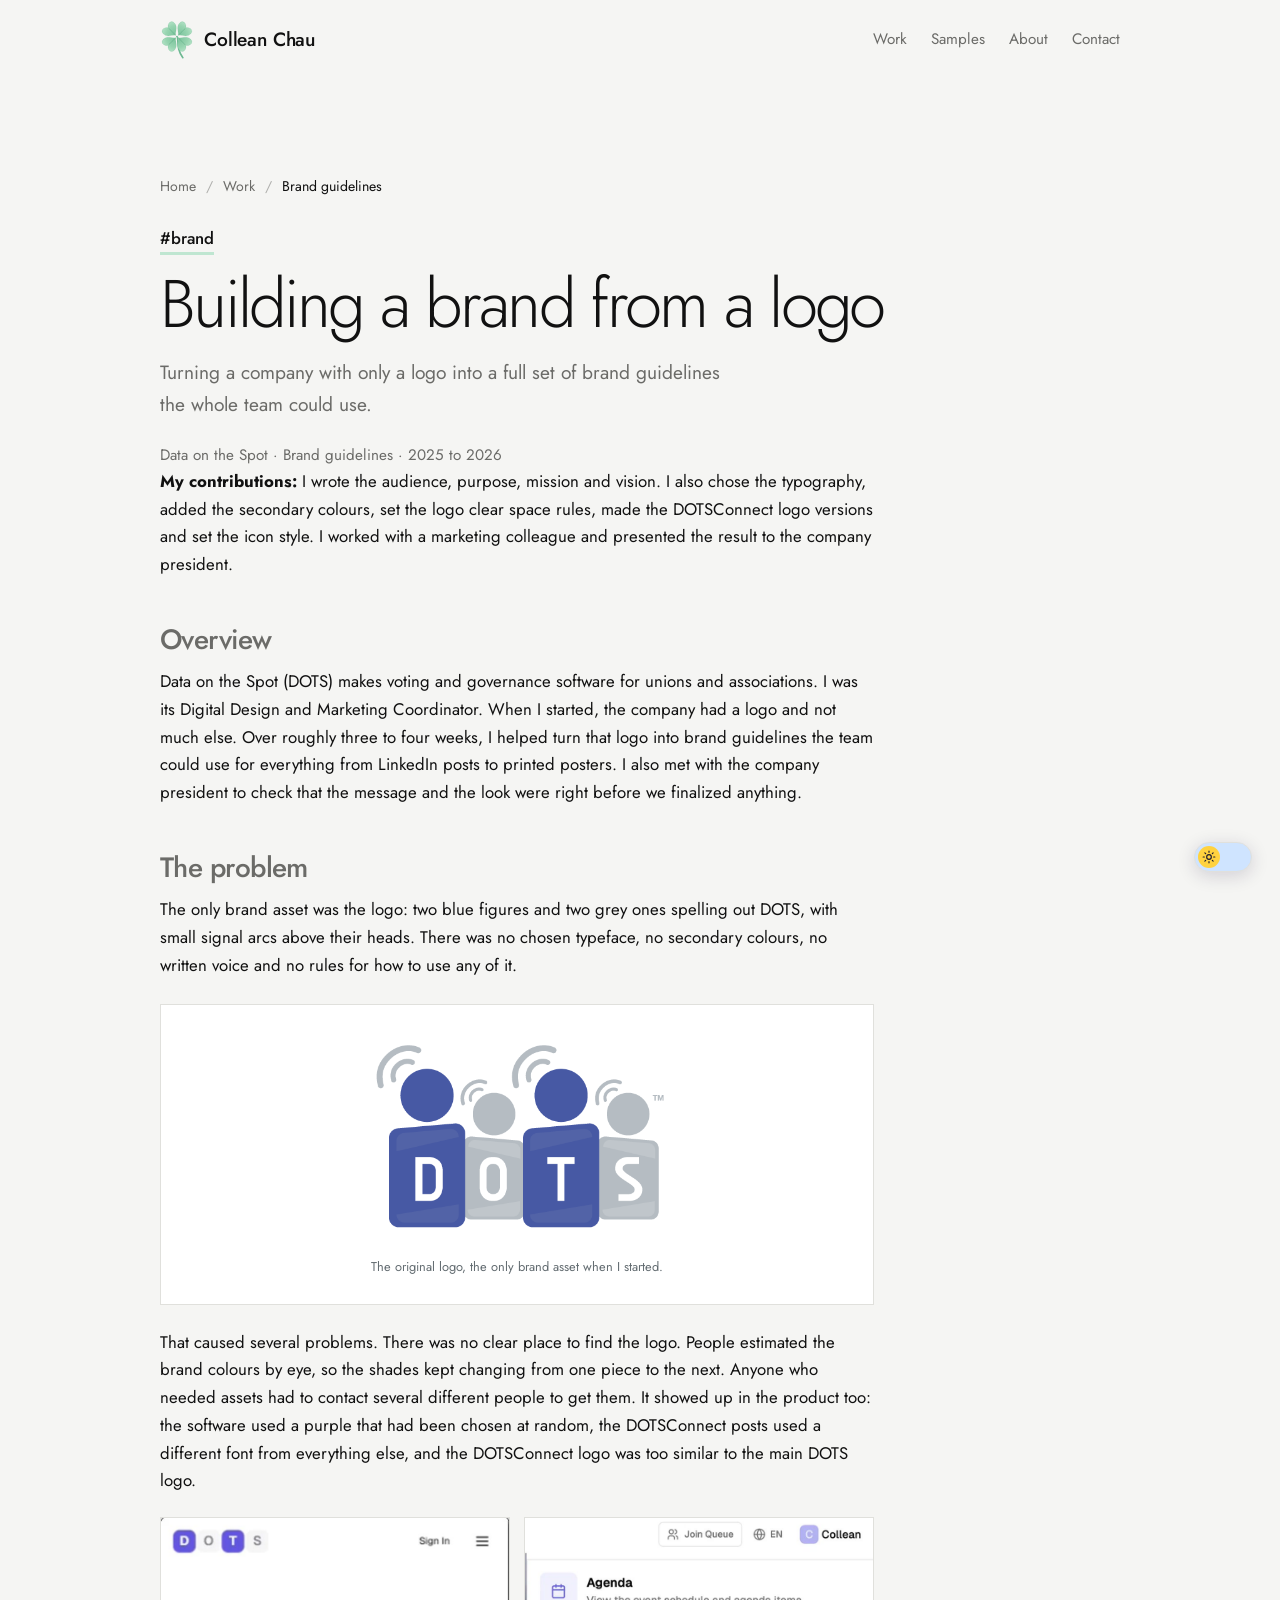
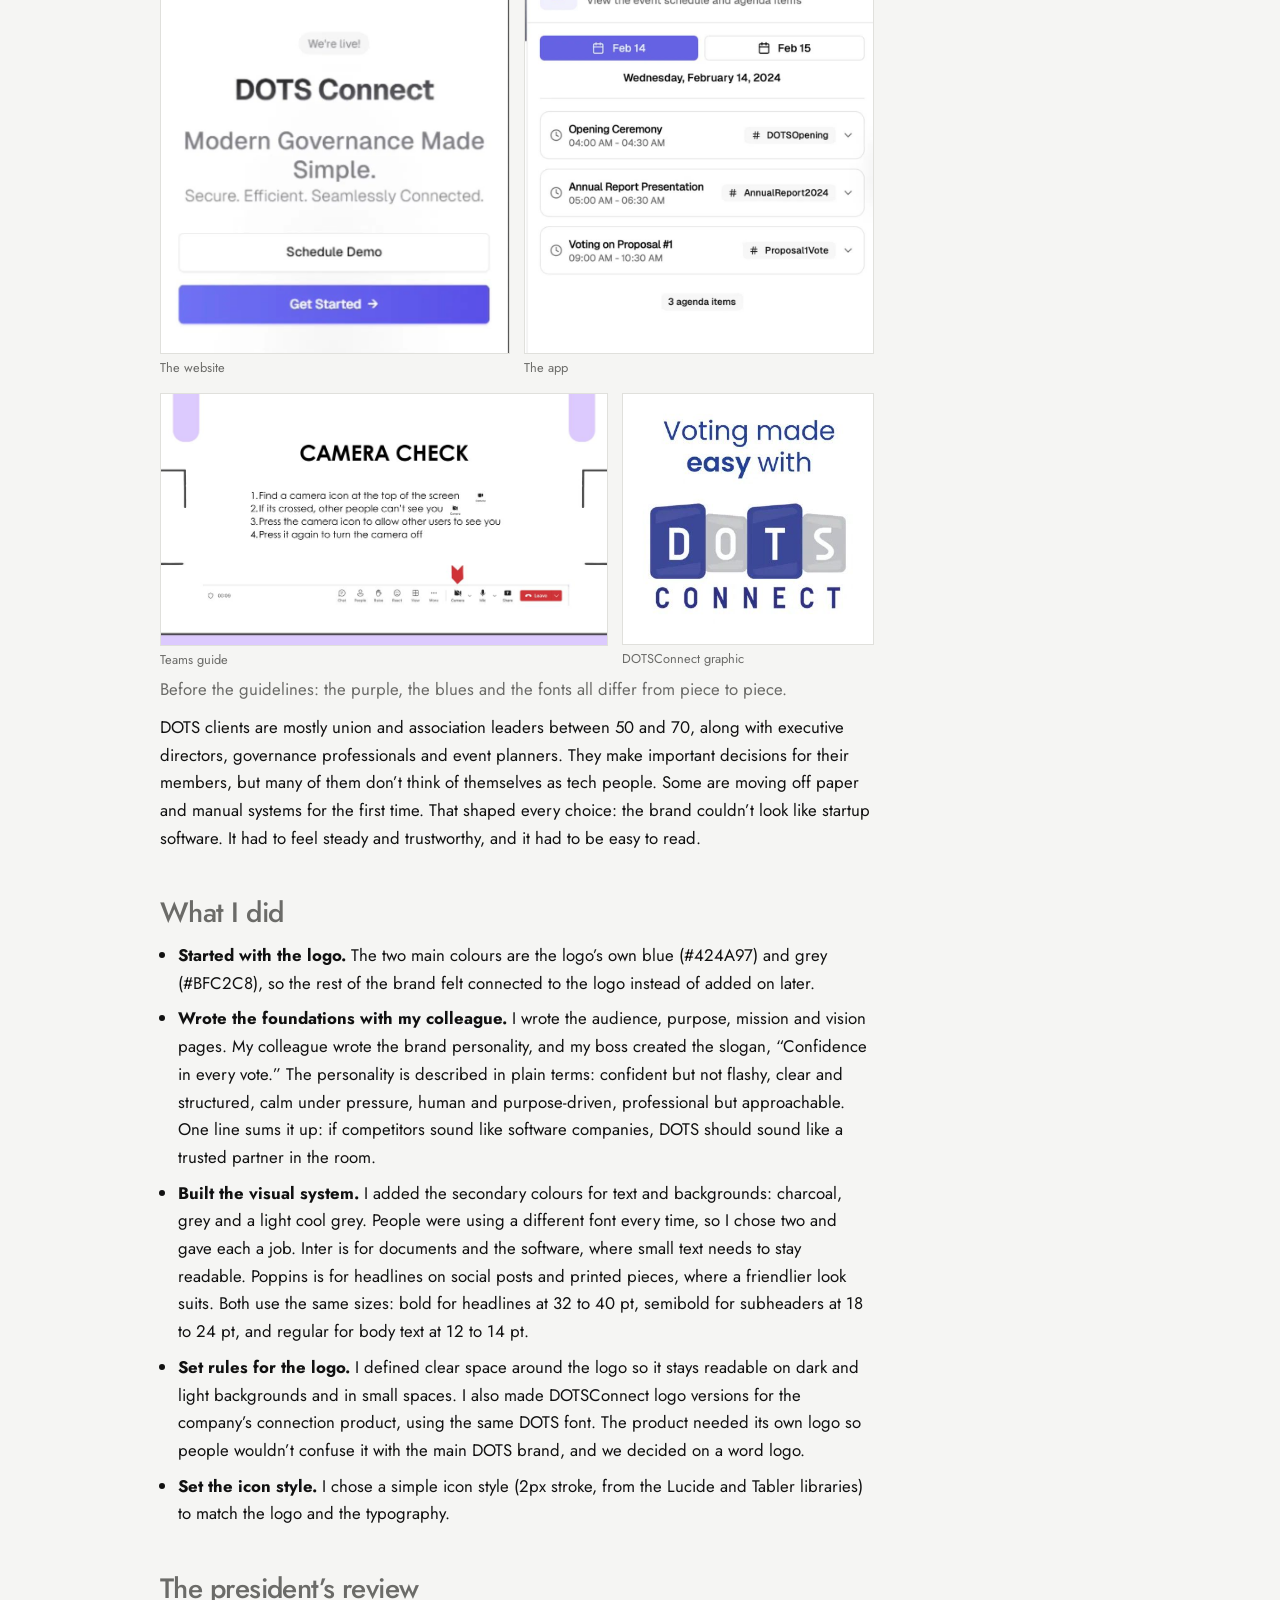
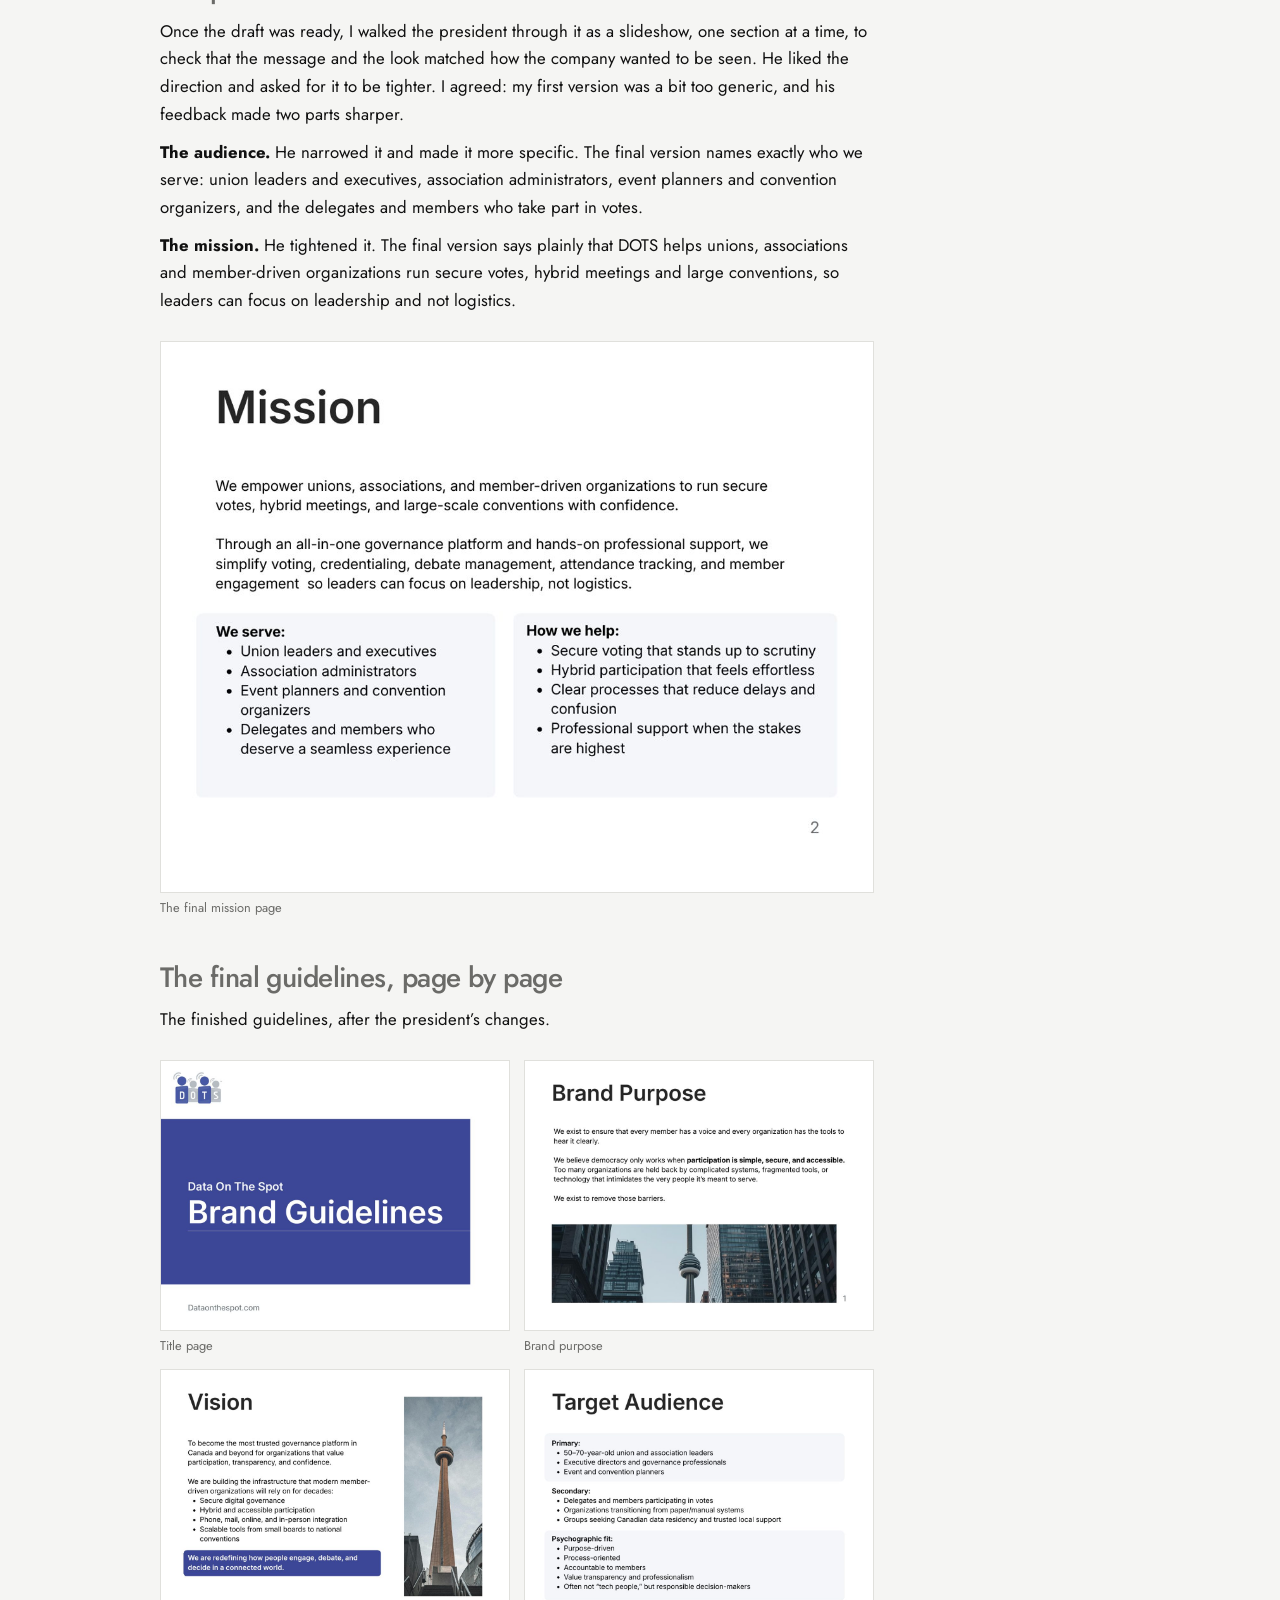
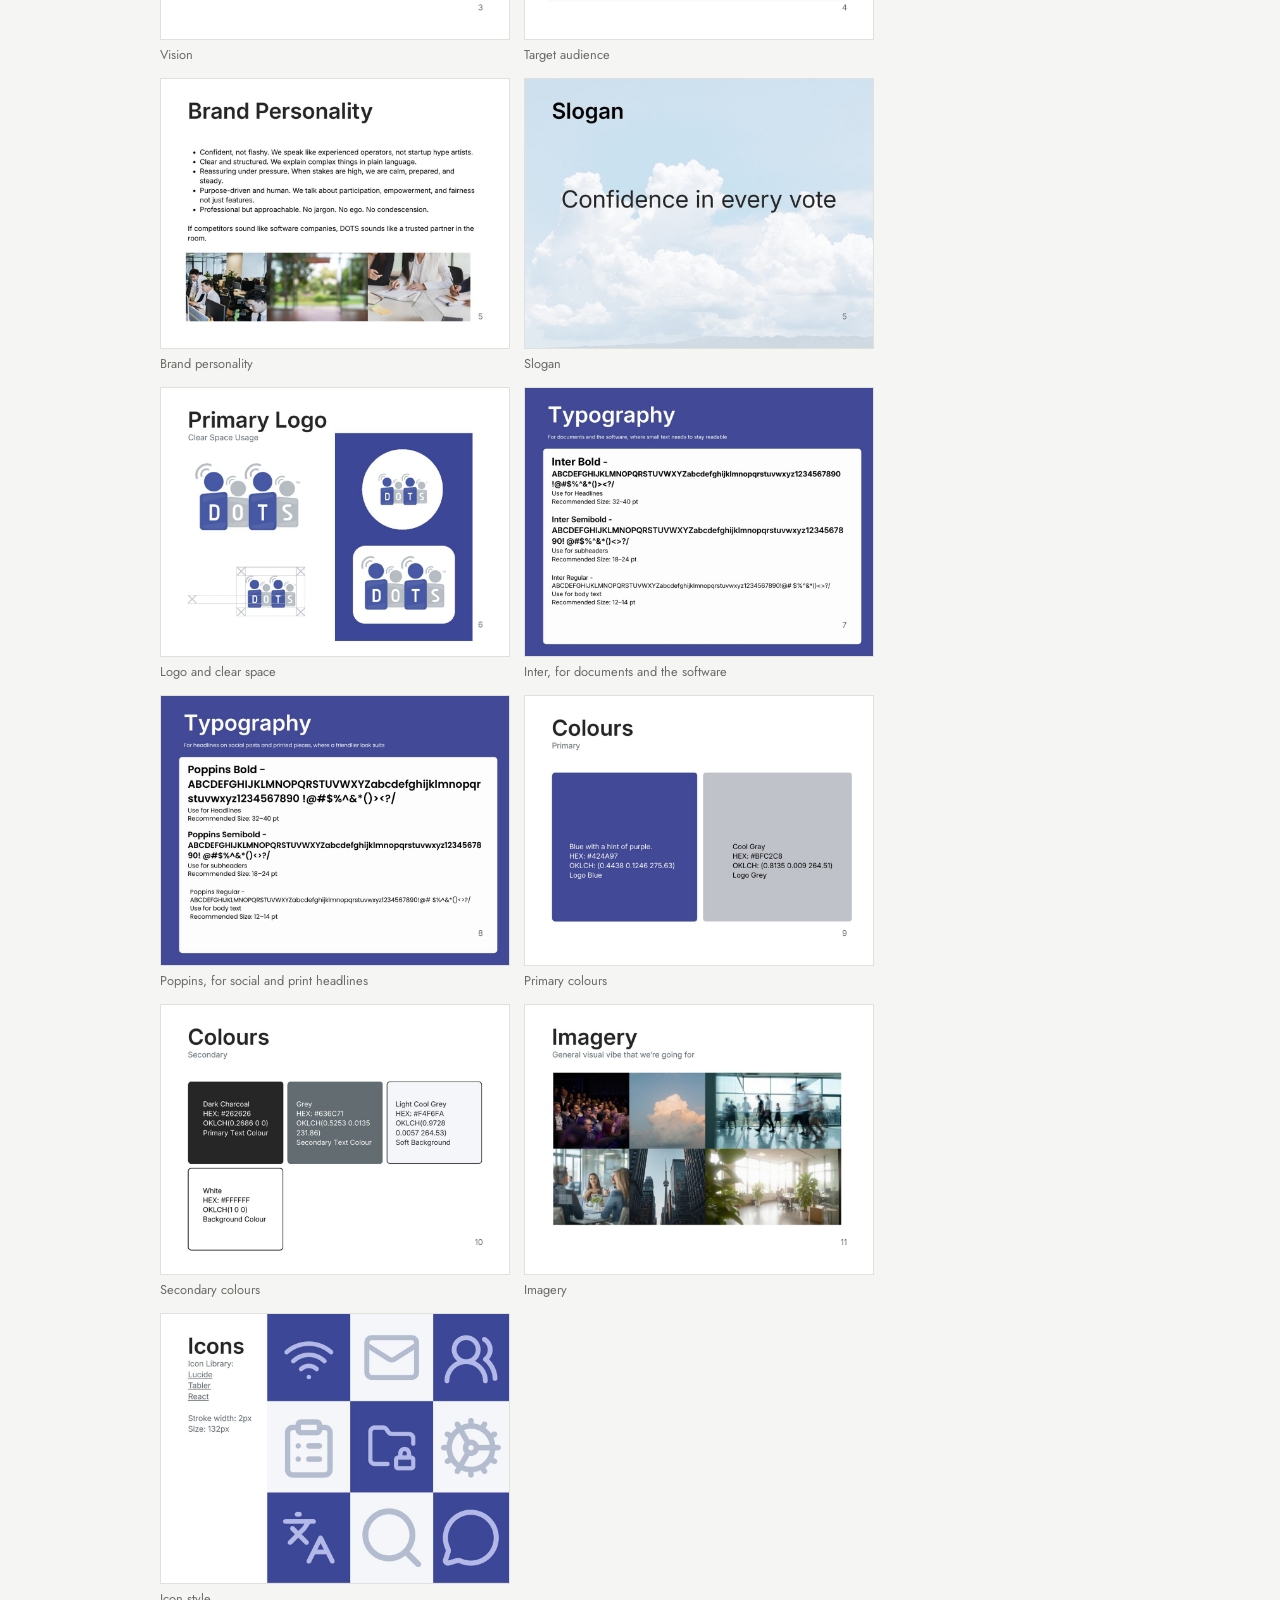
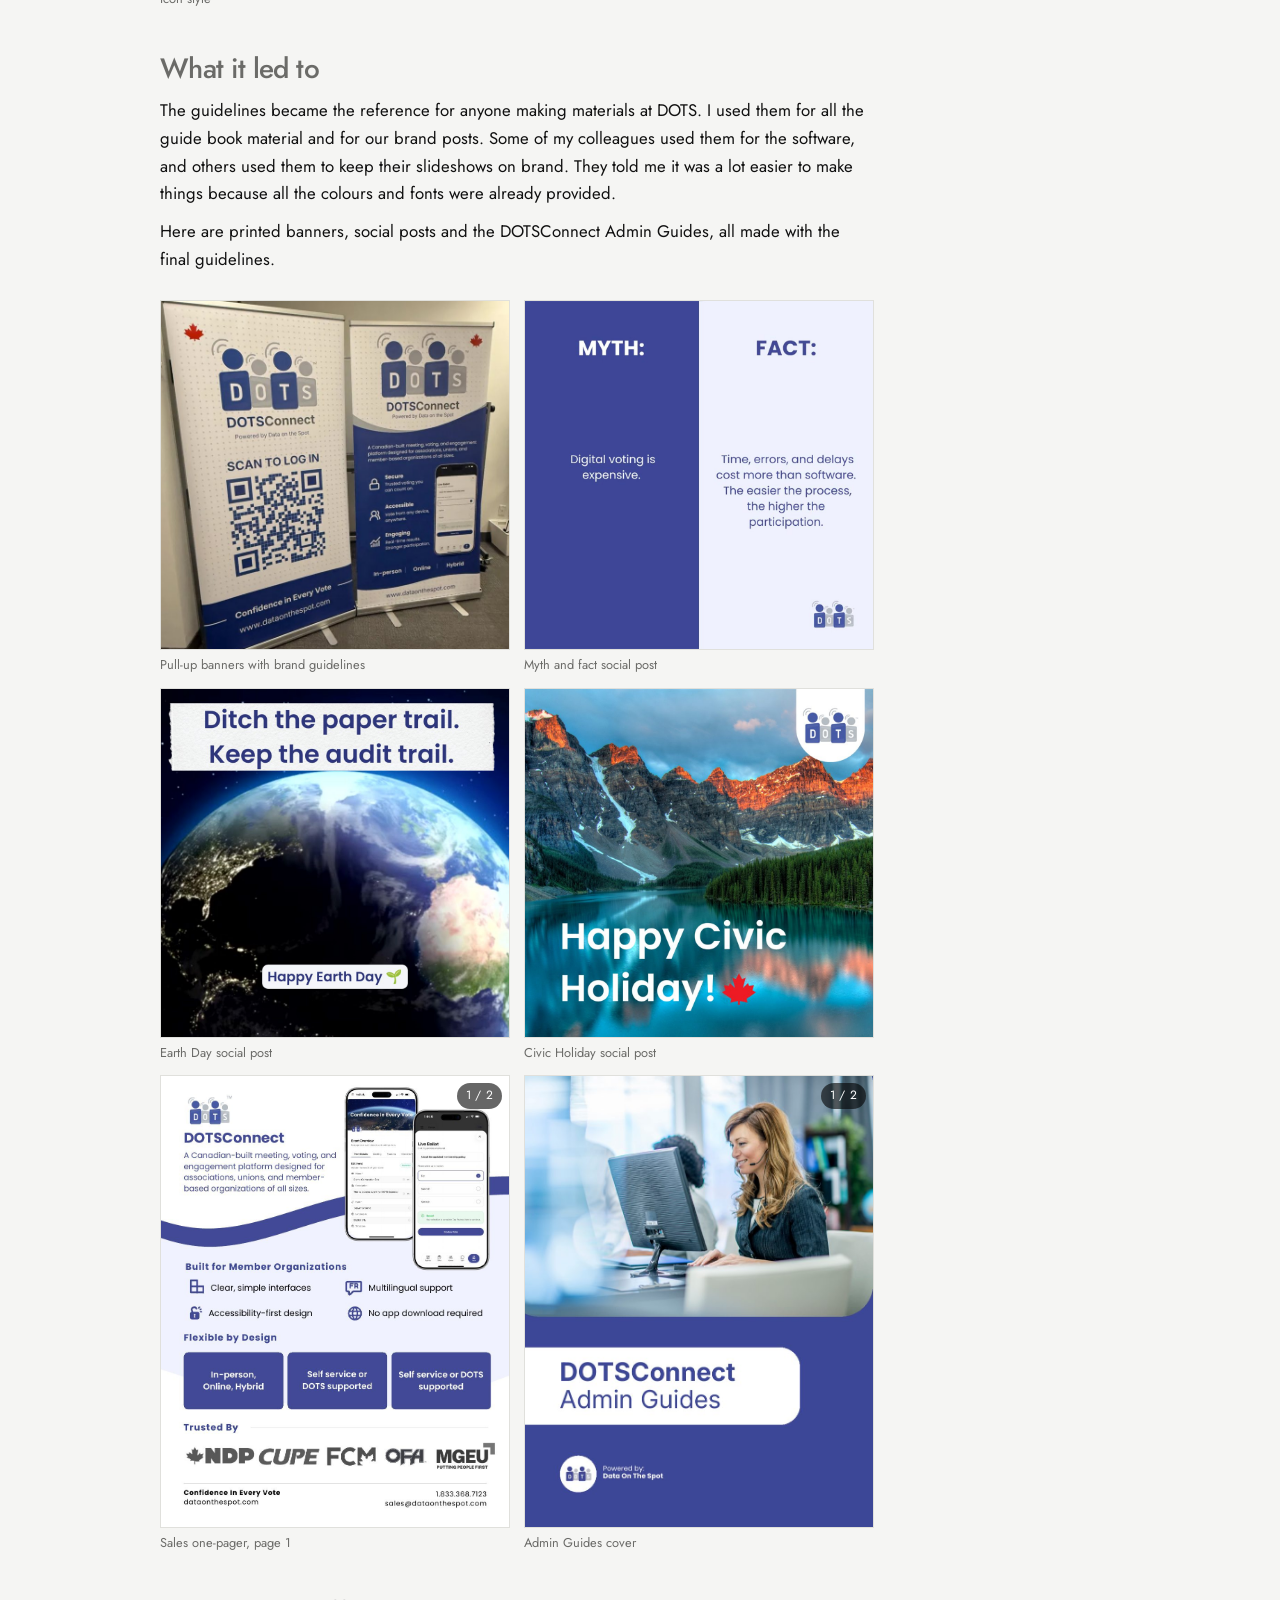
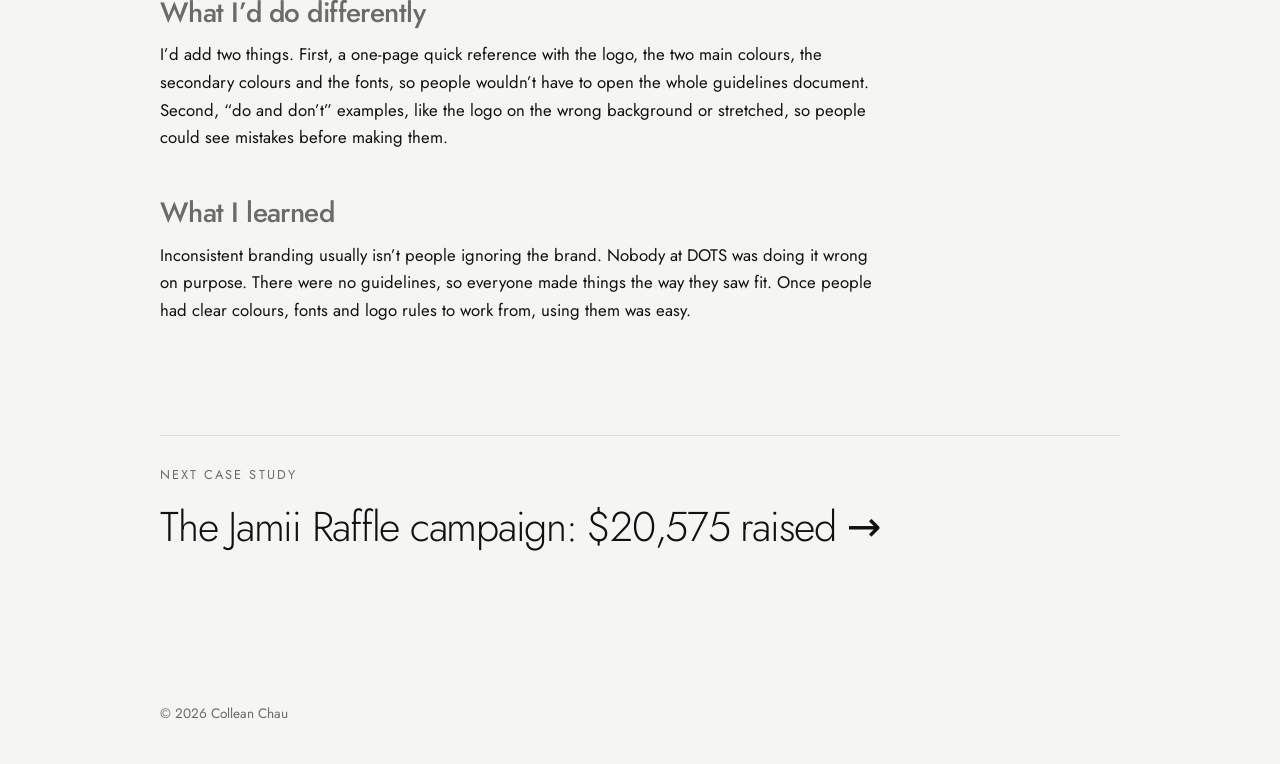
<file: brand-guidelines.html>
<!DOCTYPE html>
<html lang="en"><head><meta charset="utf-8"><meta name="viewport" content="width=device-width, initial-scale=1, viewport-fit=cover">
<title>Brand guidelines – Collean Chau</title>
<link rel="stylesheet" href="https://fonts.googleapis.com/css2?family=Jost:wght@300;400;500&family=Instrument+Serif:ital@1&family=Pinyon+Script&family=Space+Mono:wght@400;700&display=swap">
<link rel="stylesheet" href="case.css">
<style>
.cs{padding:clamp(48px,8vw,96px) 0 0}
.cs .tag{margin-bottom:14px}
.cs h1{font-size:clamp(2.2rem,6vw,4.2rem);letter-spacing:-.04em;line-height:1.05;font-weight:300;margin:0 0 18px;max-width:14em}
.cs .lede{font-size:1.2rem;color:var(--mu);max-width:30em;margin:0 0 8px}
.cs .dbody{max-width:42em;margin-top:8px}
.cs .dbody .meta{margin-top:22px}
.cs .dbody .strip{grid-template-columns:repeat(auto-fit,minmax(150px,1fr))}
.cs .dbody .ph{aspect-ratio:1/1;border-radius:0}.strip:has(.ph:only-child) .ph{aspect-ratio:16/9}.strip:has(.ph:nth-child(2):last-child){grid-template-columns:repeat(2,minmax(0,1fr))}
.nextcs{display:block;margin-top:clamp(56px,9vw,110px);padding-top:28px;border-top:1px solid var(--bd);text-decoration:none}
.nextcs span{display:block;font-size:.8rem;letter-spacing:.16em;text-transform:uppercase;color:var(--mu);margin-bottom:8px}
.nextcs b{font-weight:300;font-size:clamp(1.5rem,4vw,2.6rem);letter-spacing:-.03em}
.nextcs:hover b{text-decoration:underline;text-decoration-color:var(--ac-d);text-decoration-thickness:3px;text-underline-offset:6px}
.nav b a{text-decoration:none}.backl{margin-left:auto}

.res{display:grid;grid-template-columns:repeat(auto-fit,minmax(130px,1fr));gap:20px;margin:30px 0 6px;padding:24px 0;border-top:1px solid var(--bd);border-bottom:1px solid var(--bd)}.res b{display:block;font-weight:400;font-size:clamp(1.9rem,4.4vw,3rem);letter-spacing:-.035em;line-height:1.05}.res span{display:block;margin-top:6px;color:var(--mu);font-size:.9rem;line-height:1.35}.dbody a{text-decoration-color:var(--ac-d);text-decoration-thickness:2px}
@media(max-width:520px){.nav{gap:6px 10px!important;font-size:.8rem!important;flex-wrap:nowrap!important}.nav .nm{font-size:.92rem!important;white-space:nowrap}.nav b{gap:6px!important;min-width:0;margin-right:auto}.nav a{white-space:nowrap}.navclv{width:24px;height:28px}}
@media(max-width:380px){.nav{gap:6px 8px!important;font-size:.74rem!important}.nav .nm{font-size:.8rem!important}.navclv{width:20px;height:23px}.nav b{gap:5px!important}}
.swatches{display:grid;grid-template-columns:repeat(auto-fit,minmax(96px,1fr));gap:12px;margin:26px 0}.swatches i{display:block;aspect-ratio:3/2;border-radius:6px;margin-bottom:8px}.swatches b{display:block;font-weight:500;font-size:.85rem;line-height:1.25}.swatches span{font-family:"Space Mono",monospace;font-size:.72rem;color:var(--mu)}
.shots{display:grid;grid-template-columns:repeat(2,minmax(0,1fr));gap:14px;margin:26px 0}.shots.one{grid-template-columns:1fr}.shots figure{margin:0}.shots img{display:block;width:100%;height:auto;border:1px solid var(--bd);background:var(--sf)}.shots figcaption{margin-top:6px;font-size:.8rem;color:var(--mu)}
@media(max-width:520px){.shots{grid-template-columns:1fr}}
.bahead,.bar{display:grid;grid-template-columns:repeat(2,minmax(0,1fr));gap:14px}.bahead{margin:26px 0 8px}.bahead span{font-family:"Space Mono",monospace;font-size:.72rem;letter-spacing:.14em;text-transform:uppercase;color:var(--mu)}
.bar{margin-bottom:22px;align-items:start}.bar figure{margin:0}.bar img{display:block;width:100%;aspect-ratio:4/5;object-fit:contain;background:var(--sf);border:1px solid var(--bd)}.bar figcaption{margin-top:6px;font-size:.8rem;color:var(--mu)}
.dbody .bar .ph.aft{aspect-ratio:4/5;border:1px dashed var(--bd)}
@media(max-width:520px){.bahead{display:none}.bar{grid-template-columns:1fr}.bar .ph.aft{aspect-ratio:16/9!important}}
.logofig{margin:24px 0;padding:28px;background:#fff;border:1px solid var(--bd);text-align:center}.logofig img{display:inline-block;width:min(100%,320px);height:auto}.logofig figcaption{margin-top:10px;font-size:.8rem;color:#636C71}
.bf{display:grid;grid-template-columns:1fr 1fr;gap:16px 14px;margin:22px 0 8px}.bf figure{margin:0;min-width:0}.bf img{display:block;width:100%;height:auto;background:#fff;border:1px solid var(--bd)}.bfr{grid-column:1/-1;display:grid;grid-template-columns:1.776fr 1fr;gap:14px}.bfr figure{margin:0}.bf figcaption{margin-top:6px;font-size:.8rem;line-height:1.3;color:var(--mu)}.bfn{font-size:.85rem;color:var(--mu);margin:0 0 20px}
.shots.ba{max-width:none}.shots.ba .car img{aspect-ratio:auto;object-fit:initial}@media(max-width:520px){.shots.ba{grid-template-columns:repeat(2,minmax(0,1fr))}}.shots.ba img{aspect-ratio:1/1;object-fit:cover;background:#fff}
.car .cv{position:relative}.car .cv img{display:block;width:100%;height:auto;aspect-ratio:auto;border:1px solid var(--bd)}
.cn{position:absolute;top:50%;width:34px;height:34px;margin-top:-17px;border-radius:50%;background:rgba(255,255,255,.92);color:#111;display:grid;place-items:center;font:400 24px/1 system-ui,sans-serif;padding-bottom:3px;cursor:pointer;box-shadow:0 2px 10px rgba(0,0,0,.25);z-index:2;user-select:none;transition:transform .15s,background .15s,opacity .2s}
.cn.cp{left:8px}.cn.nx{right:8px}.cn:hover{transform:scale(1.08);background:#fff}.cn:focus-visible{outline:2px solid #424A97;outline-offset:2px}
@media(hover:hover){.car .cn{opacity:0}.car:hover .cn,.car .cn:focus-visible{opacity:1}}
.ci{position:absolute;right:8px;top:8px;padding:3px 9px;border-radius:99px;background:rgba(0,0,0,.6);color:#fff;font-size:.75rem;letter-spacing:.02em}
.balbl{margin:22px 0 -10px;font-family:"Space Mono",monospace;font-size:.75rem;letter-spacing:.14em;text-transform:uppercase;color:var(--mu)}
</style>
</head><body>
<button id="theme" class="tg" type="button" role="switch" aria-checked="false" aria-label="Dark mode"><span class="kn"><svg class="sun" viewBox="0 0 24 24" width="14" height="14" fill="none" stroke="#1D1B2E" stroke-width="2" stroke-linecap="round" aria-hidden="true"><circle cx="12" cy="12" r="4"/><path d="M12 2v2M12 20v2M2 12h2M20 12h2M4.9 4.9l1.4 1.4M17.7 17.7l1.4 1.4M4.9 19.1l1.4-1.4M17.7 6.3l1.4-1.4"/></svg><svg class="moon" viewBox="0 0 24 24" width="14" height="14" fill="#1D1B2E" aria-hidden="true"><path d="M20.5 14.2A8.5 8.5 0 0 1 9.8 3.5a8.5 8.5 0 1 0 10.7 10.7z"/></svg></span></button>
<div class="wrap">
<nav class="nav" aria-label="Main"><b><a href="index.html" style="display:contents;color:inherit"><canvas class="navast" id="navAst" aria-hidden="true"></canvas><svg class="navclv" id="navClv" viewBox="1 0 58 66" width="34" height="39" role="img" aria-label="Four-leaf clover"><defs><path id="lf" d="M0 -2.5 C-3 -8 -13.5 -10 -13.5 -20 C-13.5 -27 -4.5 -28.5 0 -21.5 C4.5 -28.5 13.5 -27 13.5 -20 C13.5 -10 3 -8 0 -2.5Z"/><radialGradient id="cg" cx="50%" cy="85%" r="95%"><stop offset="0" stop-color="#7DC59E"/><stop offset=".6" stop-color="#97D4B0"/><stop offset="1" stop-color="#B4E3C7"/></radialGradient><filter id="felt" x="-10%" y="-10%" width="120%" height="120%"><feTurbulence type="fractalNoise" baseFrequency=".9" numOctaves="2" seed="4" result="n"/><feDisplacementMap in="SourceGraphic" in2="n" scale="1.6" result="d"/><feComposite in="d" in2="SourceGraphic" operator="in"/></filter></defs><g transform="translate(30 28)"><path d="M1 2 C2 14 1 24 10 36" fill="none" stroke="#6DB892" stroke-width="2.8" stroke-linecap="round"/><g filter="url(#felt)"><g fill="url(#cg)" stroke="#78BE99" stroke-width=".7" stroke-linejoin="round"><use href="#lf" transform="rotate(45)"/><use href="#lf" transform="rotate(135)"/><use href="#lf" transform="rotate(225)"/><use href="#lf" transform="rotate(315)"/></g></g><g stroke="#5AA881" stroke-width="1.1" stroke-linecap="round" fill="none" opacity=".75"><path d="M0 -5 C0 -11 0 -15 .2 -19" transform="rotate(45)"/><path d="M0 -5 C0 -11 0 -15 .2 -19" transform="rotate(135)"/><path d="M0 -5 C0 -11 0 -15 .2 -19" transform="rotate(225)"/><path d="M0 -5 C0 -11 0 -15 .2 -19" transform="rotate(315)"/></g><circle r="1.6" fill="#6DB892"/></g></svg><span class="nm">Collean Chau</span></a></b><a href="index.html#work">Work</a><a href="index.html#samples">Samples</a><a href="index.html#about">About</a><a href="index.html#contact">Contact</a></nav>
<article class="cs">
<nav class="crumbs" aria-label="Breadcrumb"><a href="index.html">Home</a><span aria-hidden="true">/</span><a href="index.html#work">Work</a><span aria-hidden="true">/</span><span aria-current="page">Brand guidelines</span></nav>
<p class="tag">#brand</p>
<h1>Building a brand from a logo</h1>
<p class="lede">Turning a company with only a logo into a full set of brand guidelines the whole team could use.</p>

<div class="dbody"><p class="meta">Data on the Spot · Brand guidelines · 2025 to 2026</p>
<p><b>My contributions:</b> I wrote the audience, purpose, mission and vision. I also chose the typography, added the secondary colours, set the logo clear space rules, made the DOTSConnect logo versions and set the icon style. I worked with a marketing colleague and presented the result to the company president.</p>

<h4>Overview</h4>
<p>Data on the Spot (DOTS) makes voting and governance software for unions and associations. I was its Digital Design and Marketing Coordinator. When I started, the company had a logo and not much else. Over roughly three to four weeks, I helped turn that logo into brand guidelines the team could use for everything from LinkedIn posts to printed posters. I also met with the company president to check that the message and the look were right before we finalized anything.</p>

<h4>The problem</h4>
<p>The only brand asset was the logo: two blue figures and two grey ones spelling out DOTS, with small signal arcs above their heads. There was no chosen typeface, no secondary colours, no written voice and no rules for how to use any of it.</p>
<figure class="logofig"><img src="dots-logo-original.png" alt="The original DOTS logo: two blue figures and two grey ones spelling out DOTS, with signal arcs above their heads" loading="lazy"><figcaption>The original logo, the only brand asset when I started.</figcaption></figure>
<p>That caused several problems. There was no clear place to find the logo. People estimated the brand colours by eye, so the shades kept changing from one piece to the next. Anyone who needed assets had to contact several different people to get them. It showed up in the product too: the software used a purple that had been chosen at random, the DOTSConnect posts used a different font from everything else, and the DOTSConnect logo was too similar to the main DOTS logo.</p>
<div class="bf" role="list" aria-label="Examples from before the guidelines"><figure role="listitem"><img src="dots-before-site.jpg" alt="Before the guidelines: The website" loading="lazy"><figcaption>The website</figcaption></figure><figure role="listitem"><img src="dots-before-app.jpg" alt="Before the guidelines: The app" loading="lazy"><figcaption>The app</figcaption></figure><div class="bfr" role="presentation"><figure role="listitem"><img src="dots-before-teams.jpg" alt="Before the guidelines: Teams guide" loading="lazy"><figcaption>Teams guide</figcaption></figure><figure role="listitem"><img src="dots-before-connect.jpg" alt="Before the guidelines: DOTSConnect graphic" loading="lazy"><figcaption>DOTSConnect graphic</figcaption></figure></div></div>
<p class="bfn">Before the guidelines: the purple, the blues and the fonts all differ from piece to piece.</p>
<p>DOTS clients are mostly union and association leaders between 50 and 70, along with executive directors, governance professionals and event planners. They make important decisions for their members, but many of them don’t think of themselves as tech people. Some are moving off paper and manual systems for the first time. That shaped every choice: the brand couldn’t look like startup software. It had to feel steady and trustworthy, and it had to be easy to read.</p>

<h4>What I did</h4>
<ul>
<li><b>Started with the logo.</b> The two main colours are the logo’s own blue (#424A97) and grey (#BFC2C8), so the rest of the brand felt connected to the logo instead of added on later.</li>
<li><b>Wrote the foundations with my colleague.</b> I wrote the audience, purpose, mission and vision pages. My colleague wrote the brand personality, and my boss created the slogan, “Confidence in every vote.” The personality is described in plain terms: confident but not flashy, clear and structured, calm under pressure, human and purpose-driven, professional but approachable. One line sums it up: if competitors sound like software companies, DOTS should sound like a trusted partner in the room.</li>
<li><b>Built the visual system.</b> I added the secondary colours for text and backgrounds: charcoal, grey and a light cool grey. People were using a different font every time, so I chose two and gave each a job. Inter is for documents and the software, where small text needs to stay readable. Poppins is for headlines on social posts and printed pieces, where a friendlier look suits. Both use the same sizes: bold for headlines at 32 to 40 pt, semibold for subheaders at 18 to 24 pt, and regular for body text at 12 to 14 pt.</li>
<li><b>Set rules for the logo.</b> I defined clear space around the logo so it stays readable on dark and light backgrounds and in small spaces. I also made DOTSConnect logo versions for the company’s connection product, using the same DOTS font. The product needed its own logo so people wouldn’t confuse it with the main DOTS brand, and we decided on a word logo.</li>
<li><b>Set the icon style.</b> I chose a simple icon style (2px stroke, from the Lucide and Tabler libraries) to match the logo and the typography.</li></ul>


<h4>The president’s review</h4>
<p>Once the draft was ready, I walked the president through it as a slideshow, one section at a time, to check that the message and the look matched how the company wanted to be seen. He liked the direction and asked for it to be tighter. I agreed: my first version was a bit too generic, and his feedback made two parts sharper.</p>
<p><b>The audience.</b> He narrowed it and made it more specific. The final version names exactly who we serve: union leaders and executives, association administrators, event planners and convention organizers, and the delegates and members who take part in votes.</p>
<p><b>The mission.</b> He tightened it. The final version says plainly that DOTS helps unions, associations and member-driven organizations run secure votes, hybrid meetings and large conventions, so leaders can focus on leadership and not logistics.</p>
<div class="shots one"><figure><img src="dots-bg-mission.jpg" alt="Final mission page naming who DOTS serves and how it helps" loading="lazy"><figcaption>The final mission page</figcaption></figure></div>

<h4>The final guidelines, page by page</h4>
<p>The finished guidelines, after the president’s changes.</p>

<div class="shots">
<figure><img src="dots-bg-cover.jpg" alt="DOTS brand guidelines title page" loading="lazy"><figcaption>Title page</figcaption></figure>
<figure><img src="dots-bg-purpose.jpg" alt="Brand purpose page" loading="lazy"><figcaption>Brand purpose</figcaption></figure>
<figure><img src="dots-bg-vision.jpg" alt="Vision page with the Toronto skyline" loading="lazy"><figcaption>Vision</figcaption></figure>
<figure><img src="dots-bg-audience.jpg" alt="Target audience page with primary, secondary and psychographic fit" loading="lazy"><figcaption>Target audience</figcaption></figure>
<figure><img src="dots-bg-personality.jpg" alt="Brand personality page" loading="lazy"><figcaption>Brand personality</figcaption></figure>
<figure><img src="dots-bg-slogan.jpg" alt="Slogan page: Confidence in every vote" loading="lazy"><figcaption>Slogan</figcaption></figure>
<figure><img src="dots-bg-logo.jpg" alt="Primary logo with clear space rules and light and dark backgrounds" loading="lazy"><figcaption>Logo and clear space</figcaption></figure>
<figure><img src="dots-bg-type.jpg" alt="Inter typography page with sizes" loading="lazy"><figcaption>Inter, for documents and the software</figcaption></figure>
<figure><img src="dots-bg-type2.jpg" alt="Poppins typography page with sizes" loading="lazy"><figcaption>Poppins, for social and print headlines</figcaption></figure>
<figure><img src="dots-bg-colours1.jpg" alt="Primary colours: logo blue and logo grey" loading="lazy"><figcaption>Primary colours</figcaption></figure>
<figure><img src="dots-bg-colours.jpg" alt="Secondary colours with hex codes and roles" loading="lazy"><figcaption>Secondary colours</figcaption></figure>
<figure><img src="dots-bg-imagery.jpg" alt="Imagery direction page" loading="lazy"><figcaption>Imagery</figcaption></figure>
<figure><img src="dots-bg-icons.jpg" alt="Icon style page" loading="lazy"><figcaption>Icon style</figcaption></figure></div>

<h4>What it led to</h4>
<p>The guidelines became the reference for anyone making materials at DOTS. I used them for all the guide book material and for our brand posts. Some of my colleagues used them for the software, and others used them to keep their slideshows on brand. They told me it was a lot easier to make things because all the colours and fonts were already provided.</p>
<p>Here are printed banners, social posts and the DOTSConnect Admin Guides, all made with the final guidelines.</p>
<div class="shots ba"><figure><img src="dots-ba-after-banners.jpg" alt="Two printed pull-up banners: DOTSConnect scan to log in, and the platform features" loading="lazy"><figcaption>Pull-up banners with brand guidelines</figcaption></figure><figure><img src="dots-ba-after-myth.jpg" alt="Myth and fact social post in logo blue: digital voting is expensive" loading="lazy"><figcaption>Myth and fact social post</figcaption></figure><figure><img src="dots-ba-after-earthday.jpg" alt="Earth Day social post: ditch the paper trail, keep the audit trail" loading="lazy"><figcaption>Earth Day social post</figcaption></figure><figure><img src="dots-ba-after-civic.jpg" alt="Civic Holiday social post with the DOTS logo" loading="lazy"><figcaption>Civic Holiday social post</figcaption></figure><figure class="car" data-slides="dots-ba-after-sales1.jpg,dots-ba-after-sales2.jpg" data-alts="DOTSConnect sales one-pager, page 1: platform overview, built for member organizations, trusted by|DOTSConnect sales one-pager, page 2: what DOTS Connect delivers, with a customer quote" data-caps="Sales one-pager, page 1|Sales one-pager, page 2"><div class="cv"><img src="dots-ba-after-sales1.jpg" alt="DOTSConnect sales one-pager, page 1" loading="lazy"><span class="cn cp" role="button" tabindex="0" aria-label="Previous page">&#8249;</span><span class="cn nx" role="button" tabindex="0" aria-label="Next page">&#8250;</span><span class="ci" aria-live="polite">1 / 2</span></div><figcaption>Sales one-pager, page 1</figcaption></figure><figure class="car" data-slides="dots-gb-admin-cover.jpg,dots-gb-admin-event.jpg" data-alts="DOTSConnect Admin Guides cover|Admin Guides tutorial page: edit and manage your event, with numbered steps and annotated screenshots" data-caps="Admin Guides cover|Admin Guides tutorial page"><div class="cv"><img src="dots-gb-admin-cover.jpg" alt="DOTSConnect Admin Guides cover" loading="lazy"><span class="cn cp" role="button" tabindex="0" aria-label="Previous page">&#8249;</span><span class="cn nx" role="button" tabindex="0" aria-label="Next page">&#8250;</span><span class="ci" aria-live="polite">1 / 2</span></div><figcaption>Admin Guides cover</figcaption></figure></div>

<h4>What I’d do differently</h4>
<p>I’d add two things. First, a one-page quick reference with the logo, the two main colours, the secondary colours and the fonts, so people wouldn’t have to open the whole guidelines document. Second, “do and don’t” examples, like the logo on the wrong background or stretched, so people could see mistakes before making them.</p>

<h4>What I learned</h4>
<p>Inconsistent branding usually isn’t people ignoring the brand. Nobody at DOTS was doing it wrong on purpose. There were no guidelines, so everyone made things the way they saw fit. Once people had clear colours, fonts and logo rules to work from, using them was easy.</p>
</div>
<a class="nextcs" href="raffle.html"><span>Next case study</span><b>The Jamii Raffle campaign: $20,575 raised →</b></a>
</article>
<footer>© 2026 Collean Chau</footer>
</div>
<script>(function(){var r=document.documentElement,tg=document.getElementById("theme");if(!r.dataset.theme)r.dataset.theme=matchMedia("(prefers-color-scheme: dark)").matches?"dark":"light";function s(){tg.setAttribute("aria-checked",r.dataset.theme==="dark")}s();tg.onclick=function(){r.dataset.theme=r.dataset.theme==="dark"?"light":"dark";s()}})();</script>
<script src="case.js"></script>
<script>(function(){document.querySelectorAll(".car").forEach(function(c){var sl=c.dataset.slides.split(","),al=c.dataset.alts.split("|"),cp=c.dataset.caps.split("|"),i=0,im=c.querySelector("img"),ci=c.querySelector(".ci"),fc=c.querySelector("figcaption");sl.forEach(function(u){var p=new Image();p.src=u});function go(d){i=(i+d+sl.length)%sl.length;im.src=sl[i];im.alt=al[i];ci.textContent=(i+1)+" / "+sl.length;fc.textContent=cp[i]}
c.querySelectorAll(".cn").forEach(function(b){var d=b.classList.contains("cp")?-1:1;b.addEventListener("click",function(){go(d)});b.addEventListener("keydown",function(e){if(e.key==="Enter"||e.key===" "){e.preventDefault();go(d)}})});
var x=null;im.addEventListener("touchstart",function(e){x=e.touches[0].clientX},{passive:true});im.addEventListener("touchend",function(e){if(x===null)return;var dx=e.changedTouches[0].clientX-x;x=null;if(Math.abs(dx)>40)go(dx<0?1:-1)})})})();</script>
</body></html>
</file>
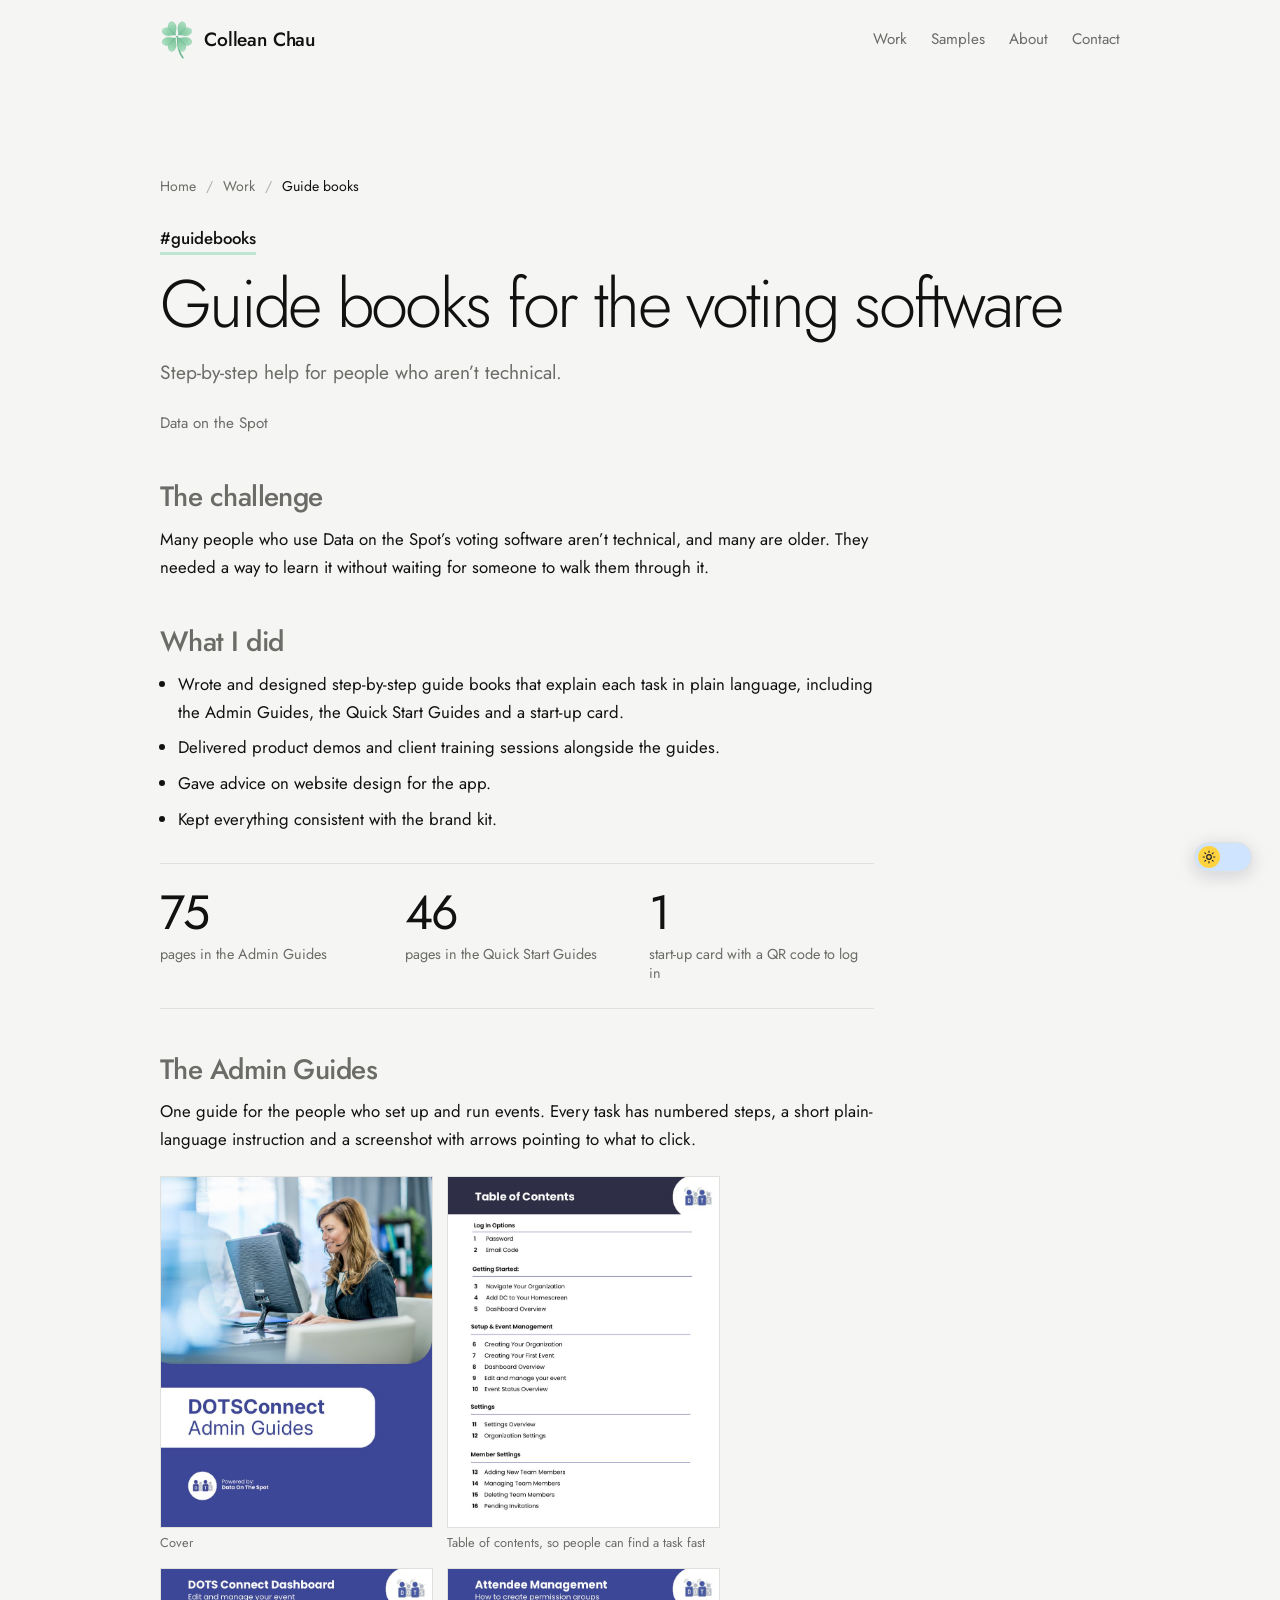
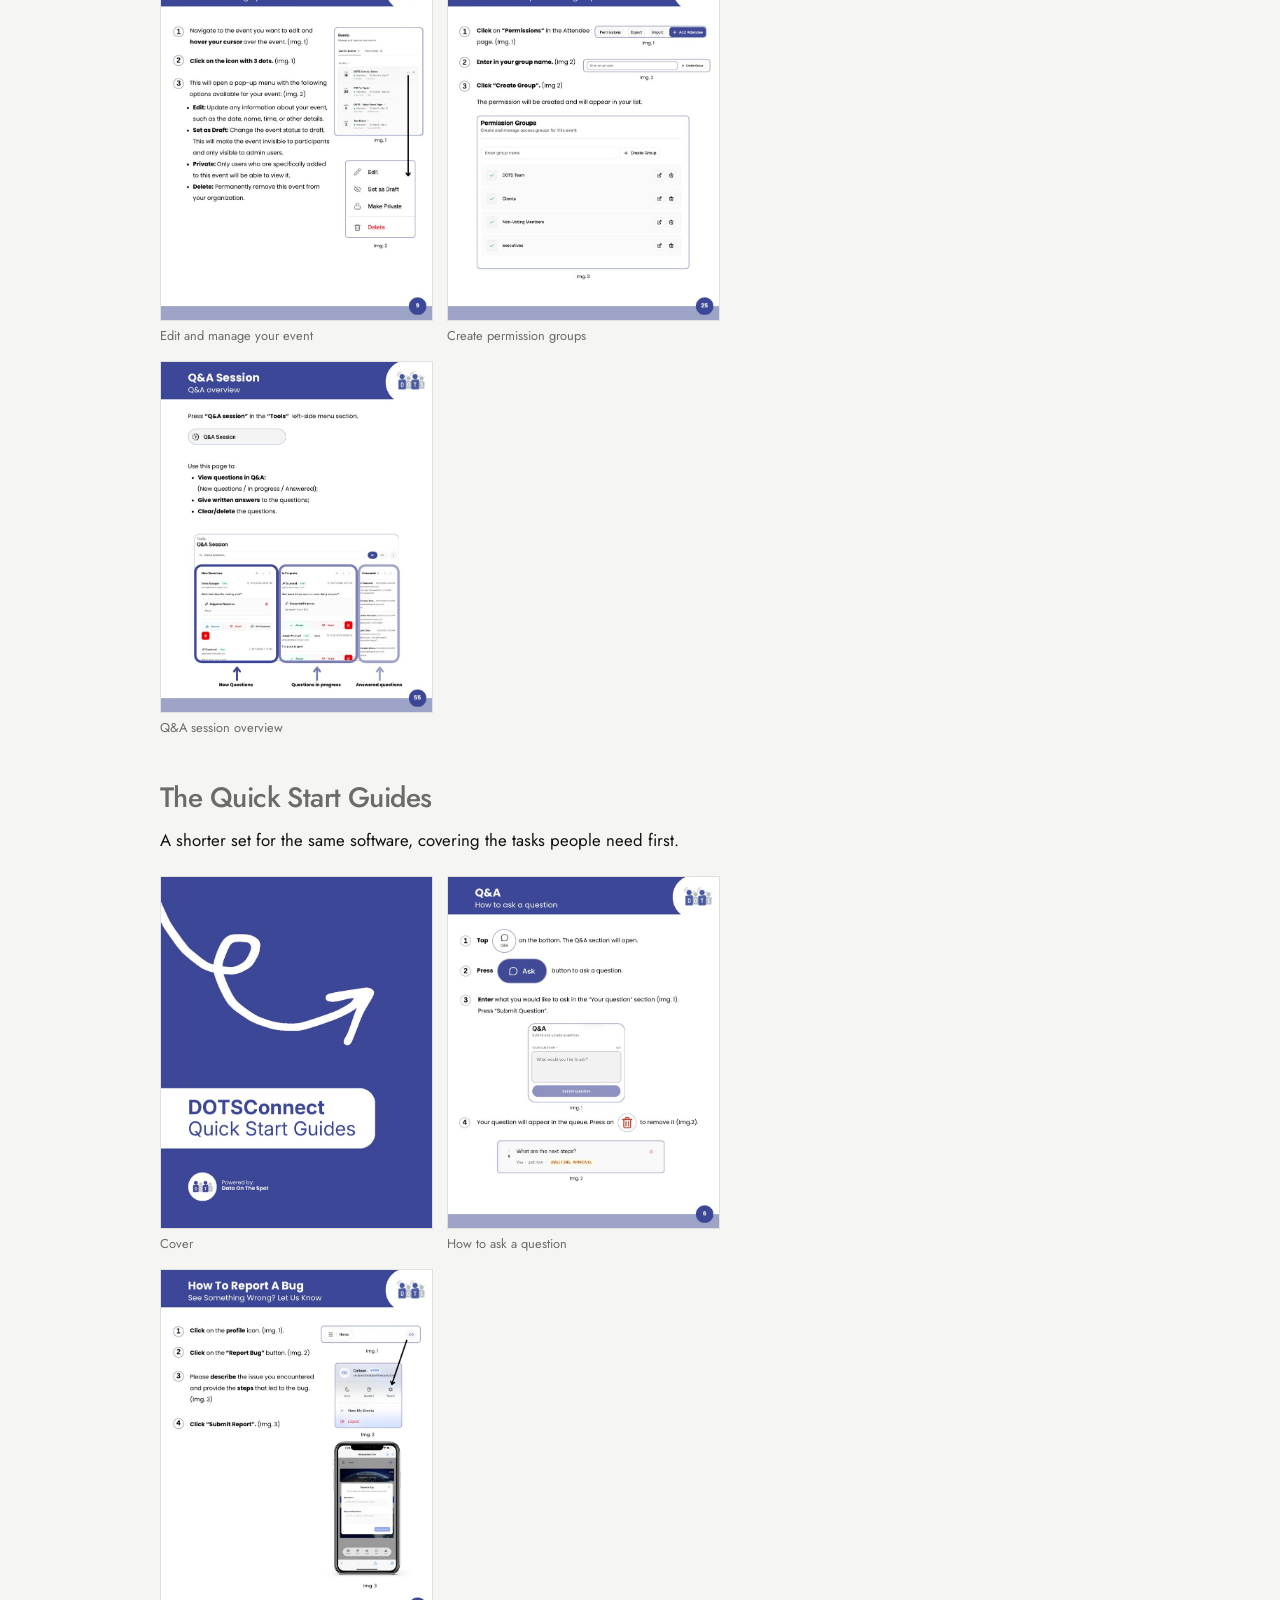
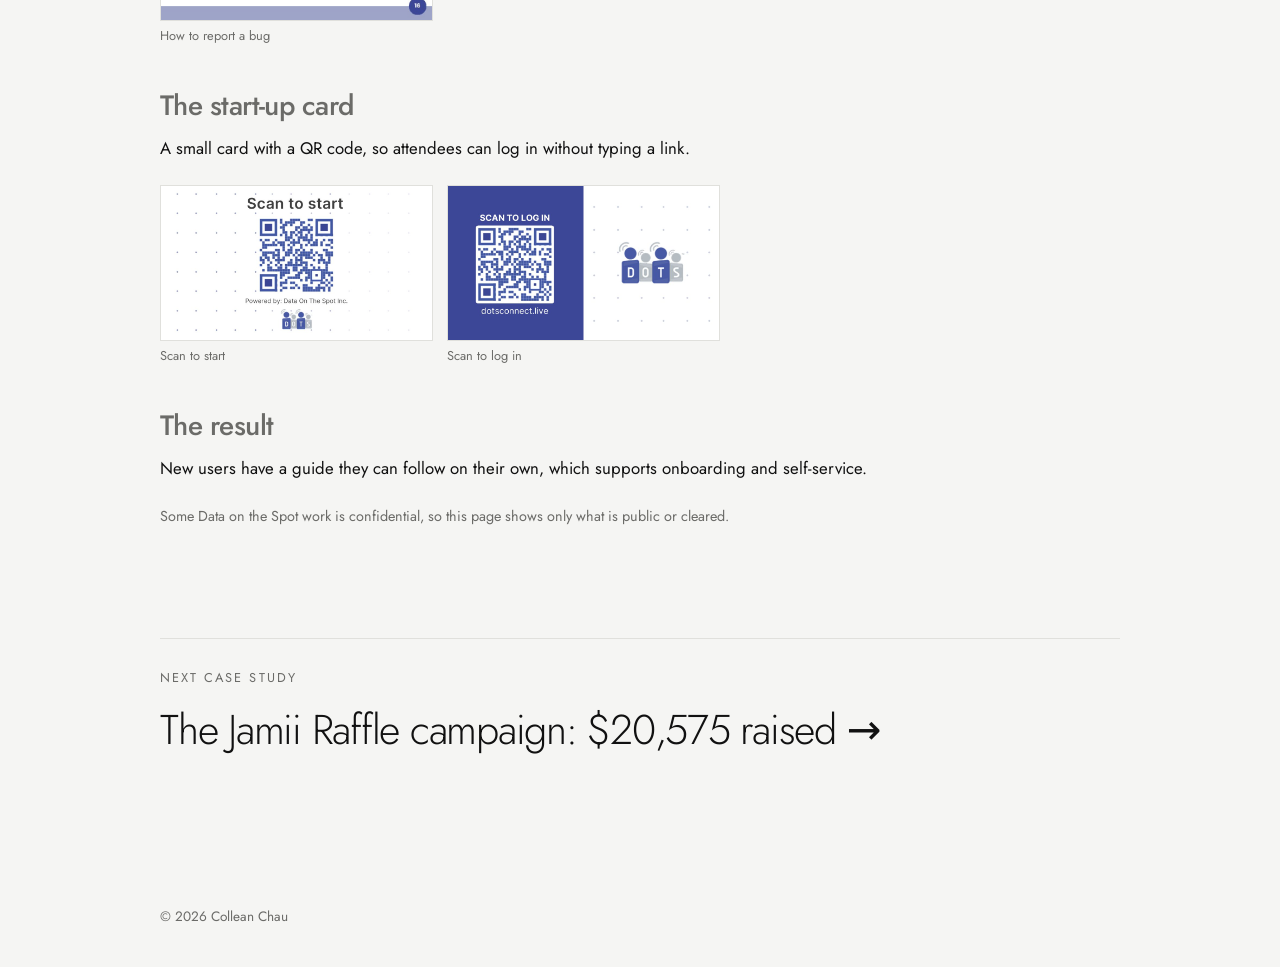
<file: guidebooks.html>
<!DOCTYPE html>
<html lang="en"><head><meta charset="utf-8"><meta name="viewport" content="width=device-width, initial-scale=1, viewport-fit=cover">
<title>Guide books for the voting software – Collean Chau</title>
<link rel="stylesheet" href="https://fonts.googleapis.com/css2?family=Jost:wght@300;400;500&family=Instrument+Serif:ital@1&family=Pinyon+Script&family=Space+Mono:wght@400;700&display=swap">
<link rel="stylesheet" href="case.css">
<style>
.cs{padding:clamp(48px,8vw,96px) 0 0}
.cs .tag{margin-bottom:14px}
.cs h1{font-size:clamp(2.2rem,6vw,4.2rem);letter-spacing:-.04em;line-height:1.05;font-weight:300;margin:0 0 18px;max-width:14em}
.cs .lede{font-size:1.2rem;color:var(--mu);max-width:30em;margin:0 0 8px}
.cs .dbody{max-width:42em;margin-top:8px}
.cs .dbody .meta{margin-top:22px}
.cs .dbody .strip{grid-template-columns:repeat(auto-fit,minmax(150px,1fr))}
.cs .dbody .ph{aspect-ratio:1/1;border-radius:0}.strip:has(.ph:only-child) .ph{aspect-ratio:16/9}.strip:has(.ph:nth-child(2):last-child){grid-template-columns:repeat(2,minmax(0,1fr))}
.nextcs{display:block;margin-top:clamp(56px,9vw,110px);padding-top:28px;border-top:1px solid var(--bd);text-decoration:none}
.nextcs span{display:block;font-size:.8rem;letter-spacing:.16em;text-transform:uppercase;color:var(--mu);margin-bottom:8px}
.nextcs b{font-weight:300;font-size:clamp(1.5rem,4vw,2.6rem);letter-spacing:-.03em}
.nextcs:hover b{text-decoration:underline;text-decoration-color:var(--ac-d);text-decoration-thickness:3px;text-underline-offset:6px}
.nav b a{text-decoration:none}.backl{margin-left:auto}

.res{display:grid;grid-template-columns:repeat(auto-fit,minmax(130px,1fr));gap:20px;margin:30px 0 6px;padding:24px 0;border-top:1px solid var(--bd);border-bottom:1px solid var(--bd)}.res b{display:block;font-weight:400;font-size:clamp(1.9rem,4.4vw,3rem);letter-spacing:-.035em;line-height:1.05}.res span{display:block;margin-top:6px;color:var(--mu);font-size:.9rem;line-height:1.35}.dbody a{text-decoration-color:var(--ac-d);text-decoration-thickness:2px}
@media(max-width:520px){.nav{gap:6px 10px!important;font-size:.8rem!important;flex-wrap:nowrap!important}.nav .nm{font-size:.92rem!important;white-space:nowrap}.nav b{gap:6px!important;min-width:0;margin-right:auto}.nav a{white-space:nowrap}.navclv{width:24px;height:28px}}
@media(max-width:380px){.nav{gap:6px 8px!important;font-size:.74rem!important}.nav .nm{font-size:.8rem!important}.navclv{width:20px;height:23px}.nav b{gap:5px!important}}
.shots{display:grid;grid-template-columns:repeat(2,minmax(0,1fr));gap:16px 14px;margin:22px 0;align-items:start;max-width:560px}.shots figure{margin:0}.shots img{display:block;width:100%;height:auto;border:1px solid var(--bd);background:#fff}.shots figcaption{margin-top:6px;font-size:.8rem;color:var(--mu)}
</style>
</head><body>
<button id="theme" class="tg" type="button" role="switch" aria-checked="false" aria-label="Dark mode"><span class="kn"><svg class="sun" viewBox="0 0 24 24" width="14" height="14" fill="none" stroke="#1D1B2E" stroke-width="2" stroke-linecap="round" aria-hidden="true"><circle cx="12" cy="12" r="4"/><path d="M12 2v2M12 20v2M2 12h2M20 12h2M4.9 4.9l1.4 1.4M17.7 17.7l1.4 1.4M4.9 19.1l1.4-1.4M17.7 6.3l1.4-1.4"/></svg><svg class="moon" viewBox="0 0 24 24" width="14" height="14" fill="#1D1B2E" aria-hidden="true"><path d="M20.5 14.2A8.5 8.5 0 0 1 9.8 3.5a8.5 8.5 0 1 0 10.7 10.7z"/></svg></span></button>
<div class="wrap">
<nav class="nav" aria-label="Main"><b><a href="index.html" style="display:contents;color:inherit"><canvas class="navast" id="navAst" aria-hidden="true"></canvas><svg class="navclv" id="navClv" viewBox="1 0 58 66" width="34" height="39" role="img" aria-label="Four-leaf clover"><defs><path id="lf" d="M0 -2.5 C-3 -8 -13.5 -10 -13.5 -20 C-13.5 -27 -4.5 -28.5 0 -21.5 C4.5 -28.5 13.5 -27 13.5 -20 C13.5 -10 3 -8 0 -2.5Z"/><radialGradient id="cg" cx="50%" cy="85%" r="95%"><stop offset="0" stop-color="#7DC59E"/><stop offset=".6" stop-color="#97D4B0"/><stop offset="1" stop-color="#B4E3C7"/></radialGradient><filter id="felt" x="-10%" y="-10%" width="120%" height="120%"><feTurbulence type="fractalNoise" baseFrequency=".9" numOctaves="2" seed="4" result="n"/><feDisplacementMap in="SourceGraphic" in2="n" scale="1.6" result="d"/><feComposite in="d" in2="SourceGraphic" operator="in"/></filter></defs><g transform="translate(30 28)"><path d="M1 2 C2 14 1 24 10 36" fill="none" stroke="#6DB892" stroke-width="2.8" stroke-linecap="round"/><g filter="url(#felt)"><g fill="url(#cg)" stroke="#78BE99" stroke-width=".7" stroke-linejoin="round"><use href="#lf" transform="rotate(45)"/><use href="#lf" transform="rotate(135)"/><use href="#lf" transform="rotate(225)"/><use href="#lf" transform="rotate(315)"/></g></g><g stroke="#5AA881" stroke-width="1.1" stroke-linecap="round" fill="none" opacity=".75"><path d="M0 -5 C0 -11 0 -15 .2 -19" transform="rotate(45)"/><path d="M0 -5 C0 -11 0 -15 .2 -19" transform="rotate(135)"/><path d="M0 -5 C0 -11 0 -15 .2 -19" transform="rotate(225)"/><path d="M0 -5 C0 -11 0 -15 .2 -19" transform="rotate(315)"/></g><circle r="1.6" fill="#6DB892"/></g></svg><span class="nm">Collean Chau</span></a></b><a href="index.html#work">Work</a><a href="index.html#samples">Samples</a><a href="index.html#about">About</a><a href="index.html#contact">Contact</a></nav>
<article class="cs">
<nav class="crumbs" aria-label="Breadcrumb"><a href="index.html">Home</a><span aria-hidden="true">/</span><a href="index.html#work">Work</a><span aria-hidden="true">/</span><span aria-current="page">Guide books</span></nav>
<p class="tag">#guidebooks</p>
<h1>Guide books for the voting software</h1>
<p class="lede">Step-by-step help for people who aren’t technical.</p>

<div class="dbody"><p class="meta">Data on the Spot</p>
<h4>The challenge</h4><p>Many people who use Data on the Spot’s voting software aren’t technical, and many are older. They needed a way to learn it without waiting for someone to walk them through it.</p>
<h4>What I did</h4><ul>
<li>Wrote and designed step-by-step guide books that explain each task in plain language, including the Admin Guides, the Quick Start Guides and a start-up card.</li>
<li>Delivered product demos and client training sessions alongside the guides.</li>
<li>Gave advice on website design for the app.</li>
<li>Kept everything consistent with the brand kit.</li></ul>
<div class="res"><div><b>75</b><span>pages in the Admin Guides</span></div><div><b>46</b><span>pages in the Quick Start Guides</span></div><div><b>1</b><span>start-up card with a QR code to log in</span></div></div>
<h4>The Admin Guides</h4>
<p>One guide for the people who set up and run events. Every task has numbered steps, a short plain-language instruction and a screenshot with arrows pointing to what to click.</p>
<div class="shots pg"><figure><img src="dots-gb-admin-cover.jpg" alt="DOTSConnect Admin Guides cover" loading="lazy"><figcaption>Cover</figcaption></figure><figure><img src="dots-gb-admin-toc.jpg" alt="Admin Guides table of contents" loading="lazy"><figcaption>Table of contents, so people can find a task fast</figcaption></figure><figure><img src="dots-gb-admin-event.jpg" alt="Admin Guides page: edit and manage your event, with numbered steps and annotated screenshots" loading="lazy"><figcaption>Edit and manage your event</figcaption></figure><figure><img src="dots-gb-admin-perms.jpg" alt="Admin Guides page: how to create permission groups" loading="lazy"><figcaption>Create permission groups</figcaption></figure><figure><img src="dots-gb-admin-qa.jpg" alt="Admin Guides page: Q and A session overview" loading="lazy"><figcaption>Q&amp;A session overview</figcaption></figure></div>
<h4>The Quick Start Guides</h4>
<p>A shorter set for the same software, covering the tasks people need first.</p>
<div class="shots pg"><figure><img src="dots-gb-quick-cover.jpg" alt="DOTSConnect Quick Start Guides cover" loading="lazy"><figcaption>Cover</figcaption></figure><figure><img src="dots-gb-quick-ask.jpg" alt="Quick Start Guides page: how to ask a question in a Q and A session" loading="lazy"><figcaption>How to ask a question</figcaption></figure><figure><img src="dots-gb-quick-bug.jpg" alt="Quick Start Guides page: how to report a bug" loading="lazy"><figcaption>How to report a bug</figcaption></figure></div>
<h4>The start-up card</h4>
<p>A small card with a QR code, so attendees can log in without typing a link.</p>
<div class="shots pg wide"><figure><img src="dots-gb-card-start.jpg" alt="Start-up card with a QR code and the words scan to start" loading="lazy"><figcaption>Scan to start</figcaption></figure><figure><img src="dots-gb-card-login.jpg" alt="Start-up card with a QR code and the web address" loading="lazy"><figcaption>Scan to log in</figcaption></figure></div>
<h4>The result</h4><p>New users have a guide they can follow on their own, which supports onboarding and self-service.</p>

<p class="note">Some Data on the Spot work is confidential, so this page shows only what is public or cleared.</p></div>
<a class="nextcs" href="raffle.html"><span>Next case study</span><b>The Jamii Raffle campaign: $20,575 raised →</b></a>
</article>
<footer>© 2026 Collean Chau</footer>
</div>
<script>(function(){var r=document.documentElement,tg=document.getElementById("theme");if(!r.dataset.theme)r.dataset.theme=matchMedia("(prefers-color-scheme: dark)").matches?"dark":"light";function s(){tg.setAttribute("aria-checked",r.dataset.theme==="dark")}s();tg.onclick=function(){r.dataset.theme=r.dataset.theme==="dark"?"light":"dark";s()}})();</script>
<script src="case.js"></script>
</body></html>
</file>
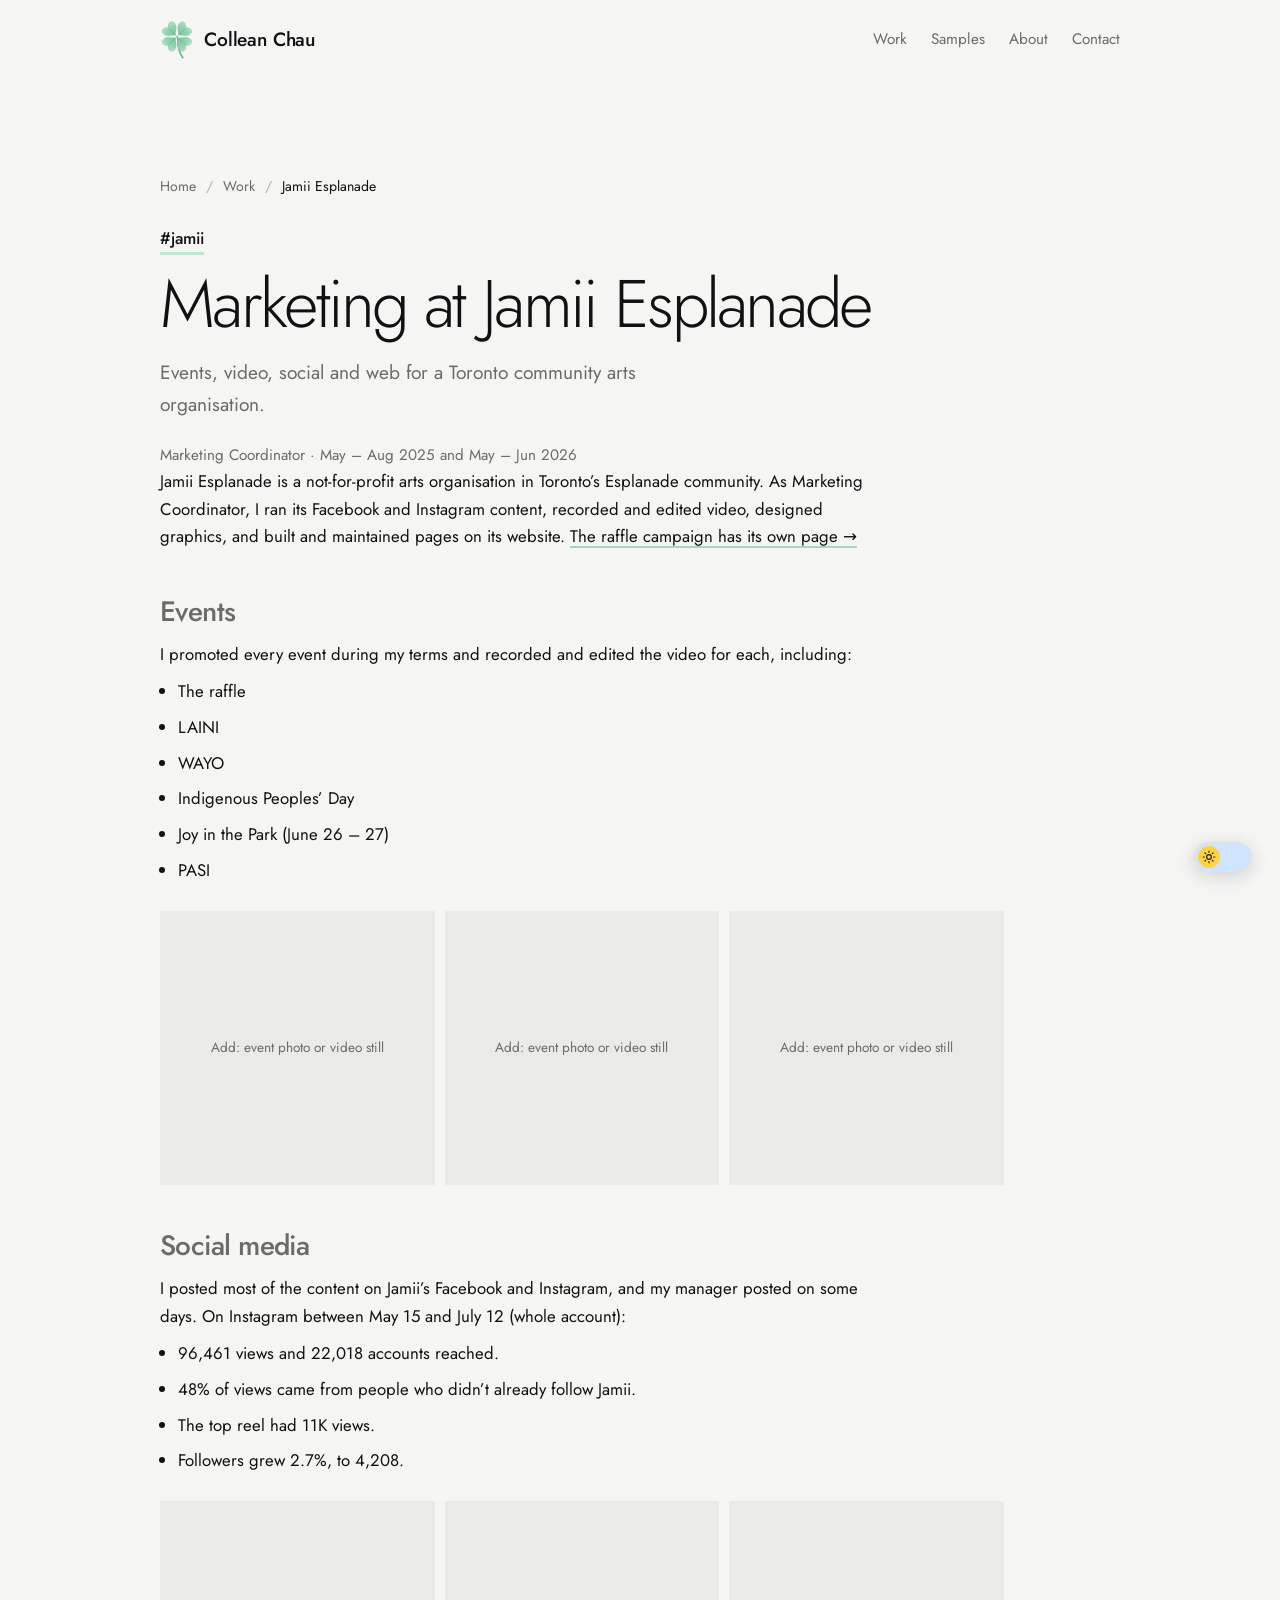
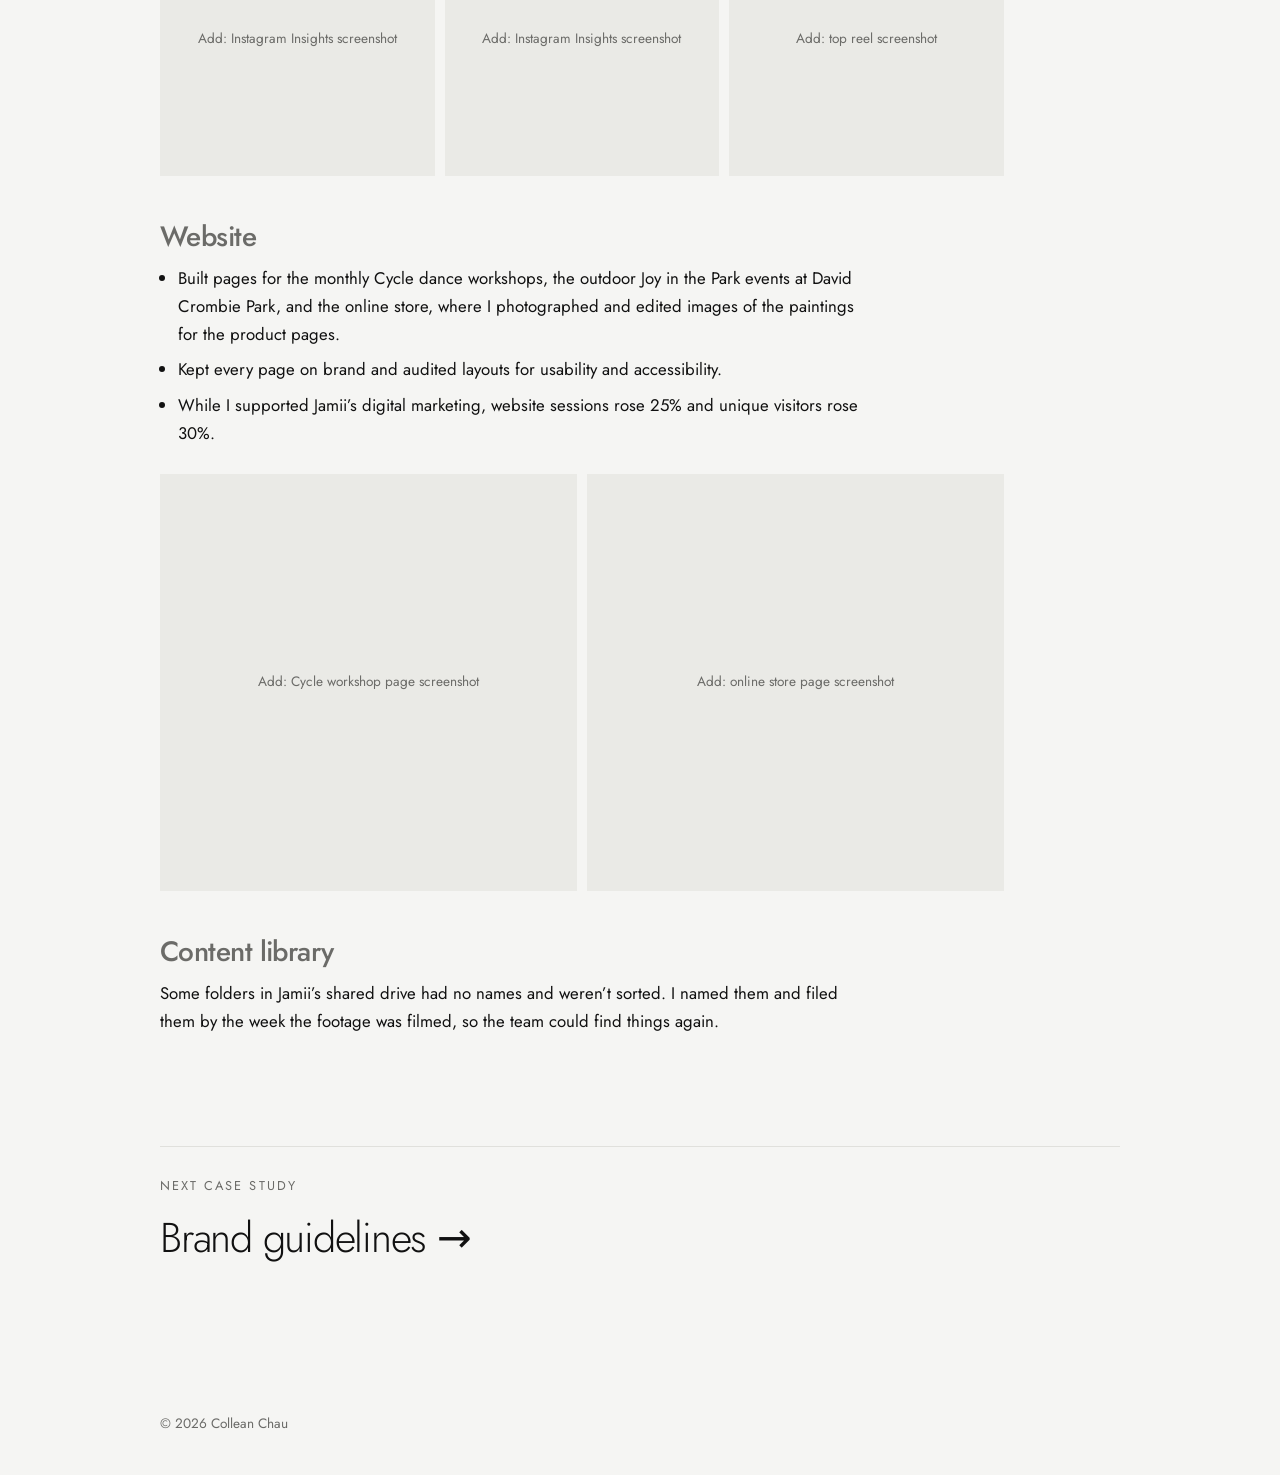
<file: jamii.html>
<!DOCTYPE html>
<html lang="en"><head><meta charset="utf-8"><meta name="viewport" content="width=device-width, initial-scale=1, viewport-fit=cover">
<title>Marketing at Jamii Esplanade – Collean Chau</title>
<link rel="stylesheet" href="https://fonts.googleapis.com/css2?family=Jost:wght@300;400;500&family=Instrument+Serif:ital@1&family=Pinyon+Script&family=Space+Mono:wght@400;700&display=swap">
<link rel="stylesheet" href="case.css">
<style>
.cs{padding:clamp(48px,8vw,96px) 0 0}
.cs .tag{margin-bottom:14px}
.cs h1{font-size:clamp(2.2rem,6vw,4.2rem);letter-spacing:-.04em;line-height:1.05;font-weight:300;margin:0 0 18px;max-width:14em}
.cs .lede{font-size:1.2rem;color:var(--mu);max-width:30em;margin:0 0 8px}
.cs .dbody{max-width:42em;margin-top:8px}
.cs .dbody .meta{margin-top:22px}
.cs .dbody .strip{grid-template-columns:repeat(auto-fit,minmax(150px,1fr))}
.cs .dbody .ph{aspect-ratio:1/1;border-radius:0}.strip:has(.ph:only-child) .ph{aspect-ratio:16/9}.strip:has(.ph:nth-child(2):last-child){grid-template-columns:repeat(2,minmax(0,1fr))}
.nextcs{display:block;margin-top:clamp(56px,9vw,110px);padding-top:28px;border-top:1px solid var(--bd);text-decoration:none}
.nextcs span{display:block;font-size:.8rem;letter-spacing:.16em;text-transform:uppercase;color:var(--mu);margin-bottom:8px}
.nextcs b{font-weight:300;font-size:clamp(1.5rem,4vw,2.6rem);letter-spacing:-.03em}
.nextcs:hover b{text-decoration:underline;text-decoration-color:var(--ac-d);text-decoration-thickness:3px;text-underline-offset:6px}
.nav b a{text-decoration:none}.backl{margin-left:auto}

.res{display:grid;grid-template-columns:repeat(auto-fit,minmax(130px,1fr));gap:20px;margin:30px 0 6px;padding:24px 0;border-top:1px solid var(--bd);border-bottom:1px solid var(--bd)}.res b{display:block;font-weight:400;font-size:clamp(1.9rem,4.4vw,3rem);letter-spacing:-.035em;line-height:1.05}.res span{display:block;margin-top:6px;color:var(--mu);font-size:.9rem;line-height:1.35}.dbody a{text-decoration-color:var(--ac-d);text-decoration-thickness:2px}
@media(max-width:520px){.nav{gap:6px 10px!important;font-size:.8rem!important;flex-wrap:nowrap!important}.nav .nm{font-size:.92rem!important;white-space:nowrap}.nav b{gap:6px!important;min-width:0;margin-right:auto}.nav a{white-space:nowrap}.navclv{width:24px;height:28px}}
@media(max-width:380px){.nav{gap:6px 8px!important;font-size:.74rem!important}.nav .nm{font-size:.8rem!important}.navclv{width:20px;height:23px}.nav b{gap:5px!important}}
</style>
</head><body>
<button id="theme" class="tg" type="button" role="switch" aria-checked="false" aria-label="Dark mode"><span class="kn"><svg class="sun" viewBox="0 0 24 24" width="14" height="14" fill="none" stroke="#1D1B2E" stroke-width="2" stroke-linecap="round" aria-hidden="true"><circle cx="12" cy="12" r="4"/><path d="M12 2v2M12 20v2M2 12h2M20 12h2M4.9 4.9l1.4 1.4M17.7 17.7l1.4 1.4M4.9 19.1l1.4-1.4M17.7 6.3l1.4-1.4"/></svg><svg class="moon" viewBox="0 0 24 24" width="14" height="14" fill="#1D1B2E" aria-hidden="true"><path d="M20.5 14.2A8.5 8.5 0 0 1 9.8 3.5a8.5 8.5 0 1 0 10.7 10.7z"/></svg></span></button>
<div class="wrap">
<nav class="nav" aria-label="Main"><b><a href="index.html" style="display:contents;color:inherit"><canvas class="navast" id="navAst" aria-hidden="true"></canvas><svg class="navclv" id="navClv" viewBox="1 0 58 66" width="34" height="39" role="img" aria-label="Four-leaf clover"><defs><path id="lf" d="M0 -2.5 C-3 -8 -13.5 -10 -13.5 -20 C-13.5 -27 -4.5 -28.5 0 -21.5 C4.5 -28.5 13.5 -27 13.5 -20 C13.5 -10 3 -8 0 -2.5Z"/><radialGradient id="cg" cx="50%" cy="85%" r="95%"><stop offset="0" stop-color="#7DC59E"/><stop offset=".6" stop-color="#97D4B0"/><stop offset="1" stop-color="#B4E3C7"/></radialGradient><filter id="felt" x="-10%" y="-10%" width="120%" height="120%"><feTurbulence type="fractalNoise" baseFrequency=".9" numOctaves="2" seed="4" result="n"/><feDisplacementMap in="SourceGraphic" in2="n" scale="1.6" result="d"/><feComposite in="d" in2="SourceGraphic" operator="in"/></filter></defs><g transform="translate(30 28)"><path d="M1 2 C2 14 1 24 10 36" fill="none" stroke="#6DB892" stroke-width="2.8" stroke-linecap="round"/><g filter="url(#felt)"><g fill="url(#cg)" stroke="#78BE99" stroke-width=".7" stroke-linejoin="round"><use href="#lf" transform="rotate(45)"/><use href="#lf" transform="rotate(135)"/><use href="#lf" transform="rotate(225)"/><use href="#lf" transform="rotate(315)"/></g></g><g stroke="#5AA881" stroke-width="1.1" stroke-linecap="round" fill="none" opacity=".75"><path d="M0 -5 C0 -11 0 -15 .2 -19" transform="rotate(45)"/><path d="M0 -5 C0 -11 0 -15 .2 -19" transform="rotate(135)"/><path d="M0 -5 C0 -11 0 -15 .2 -19" transform="rotate(225)"/><path d="M0 -5 C0 -11 0 -15 .2 -19" transform="rotate(315)"/></g><circle r="1.6" fill="#6DB892"/></g></svg><span class="nm">Collean Chau</span></a></b><a href="index.html#work">Work</a><a href="index.html#samples">Samples</a><a href="index.html#about">About</a><a href="index.html#contact">Contact</a></nav>
<article class="cs">
<nav class="crumbs" aria-label="Breadcrumb"><a href="index.html">Home</a><span aria-hidden="true">/</span><a href="index.html#work">Work</a><span aria-hidden="true">/</span><span aria-current="page">Jamii Esplanade</span></nav>
<p class="tag">#jamii</p>
<h1>Marketing at Jamii Esplanade</h1>
<p class="lede">Events, video, social and web for a Toronto community arts organisation.</p>

<div class="dbody"><p class="meta">Marketing Coordinator · May – Aug 2025 and May – Jun 2026</p>
<p>Jamii Esplanade is a not-for-profit arts organisation in Toronto’s Esplanade community. As Marketing Coordinator, I ran its Facebook and Instagram content, recorded and edited video, designed graphics, and built and maintained pages on its website. <a href="raffle.html">The raffle campaign has its own page →</a></p>
<h4>Events</h4><p>I promoted every event during my terms and recorded and edited the video for each, including:</p><ul>
<li>The raffle</li><li>LAINI</li><li>WAYO</li><li>Indigenous Peoples’ Day</li><li>Joy in the Park (June 26 – 27)</li><li>PASI</li></ul>
<div class="strip"><div class="ph">Add: event photo or video still</div><div class="ph">Add: event photo or video still</div><div class="ph">Add: event photo or video still</div></div>
<h4>Social media</h4><p>I posted most of the content on Jamii’s Facebook and Instagram, and my manager posted on some days. On Instagram between May 15 and July 12 (whole account):</p><ul>
<li>96,461 views and 22,018 accounts reached.</li>
<li>48% of views came from people who didn’t already follow Jamii.</li>
<li>The top reel had 11K views.</li>
<li>Followers grew 2.7%, to 4,208.</li></ul>
<div class="strip"><div class="ph">Add: Instagram Insights screenshot</div><div class="ph">Add: Instagram Insights screenshot</div><div class="ph">Add: top reel screenshot</div></div>
<h4>Website</h4><ul>
<li>Built pages for the monthly Cycle dance workshops, the outdoor Joy in the Park events at David Crombie Park, and the online store, where I photographed and edited images of the paintings for the product pages.</li>
<li>Kept every page on brand and audited layouts for usability and accessibility.</li>
<li>While I supported Jamii’s digital marketing, website sessions rose 25% and unique visitors rose 30%.</li></ul>
<div class="strip"><div class="ph">Add: Cycle workshop page screenshot</div><div class="ph">Add: online store page screenshot</div></div>
<h4>Content library</h4><p>Some folders in Jamii’s shared drive had no names and weren’t sorted. I named them and filed them by the week the footage was filmed, so the team could find things again.</p>
</div>
<a class="nextcs" href="brand-guidelines.html"><span>Next case study</span><b>Brand guidelines →</b></a>
</article>
<footer>© 2026 Collean Chau</footer>
</div>
<script>(function(){var r=document.documentElement,tg=document.getElementById("theme");if(!r.dataset.theme)r.dataset.theme=matchMedia("(prefers-color-scheme: dark)").matches?"dark":"light";function s(){tg.setAttribute("aria-checked",r.dataset.theme==="dark")}s();tg.onclick=function(){r.dataset.theme=r.dataset.theme==="dark"?"light":"dark";s()}})();</script>
<script src="case.js"></script>
</body></html>
</file>
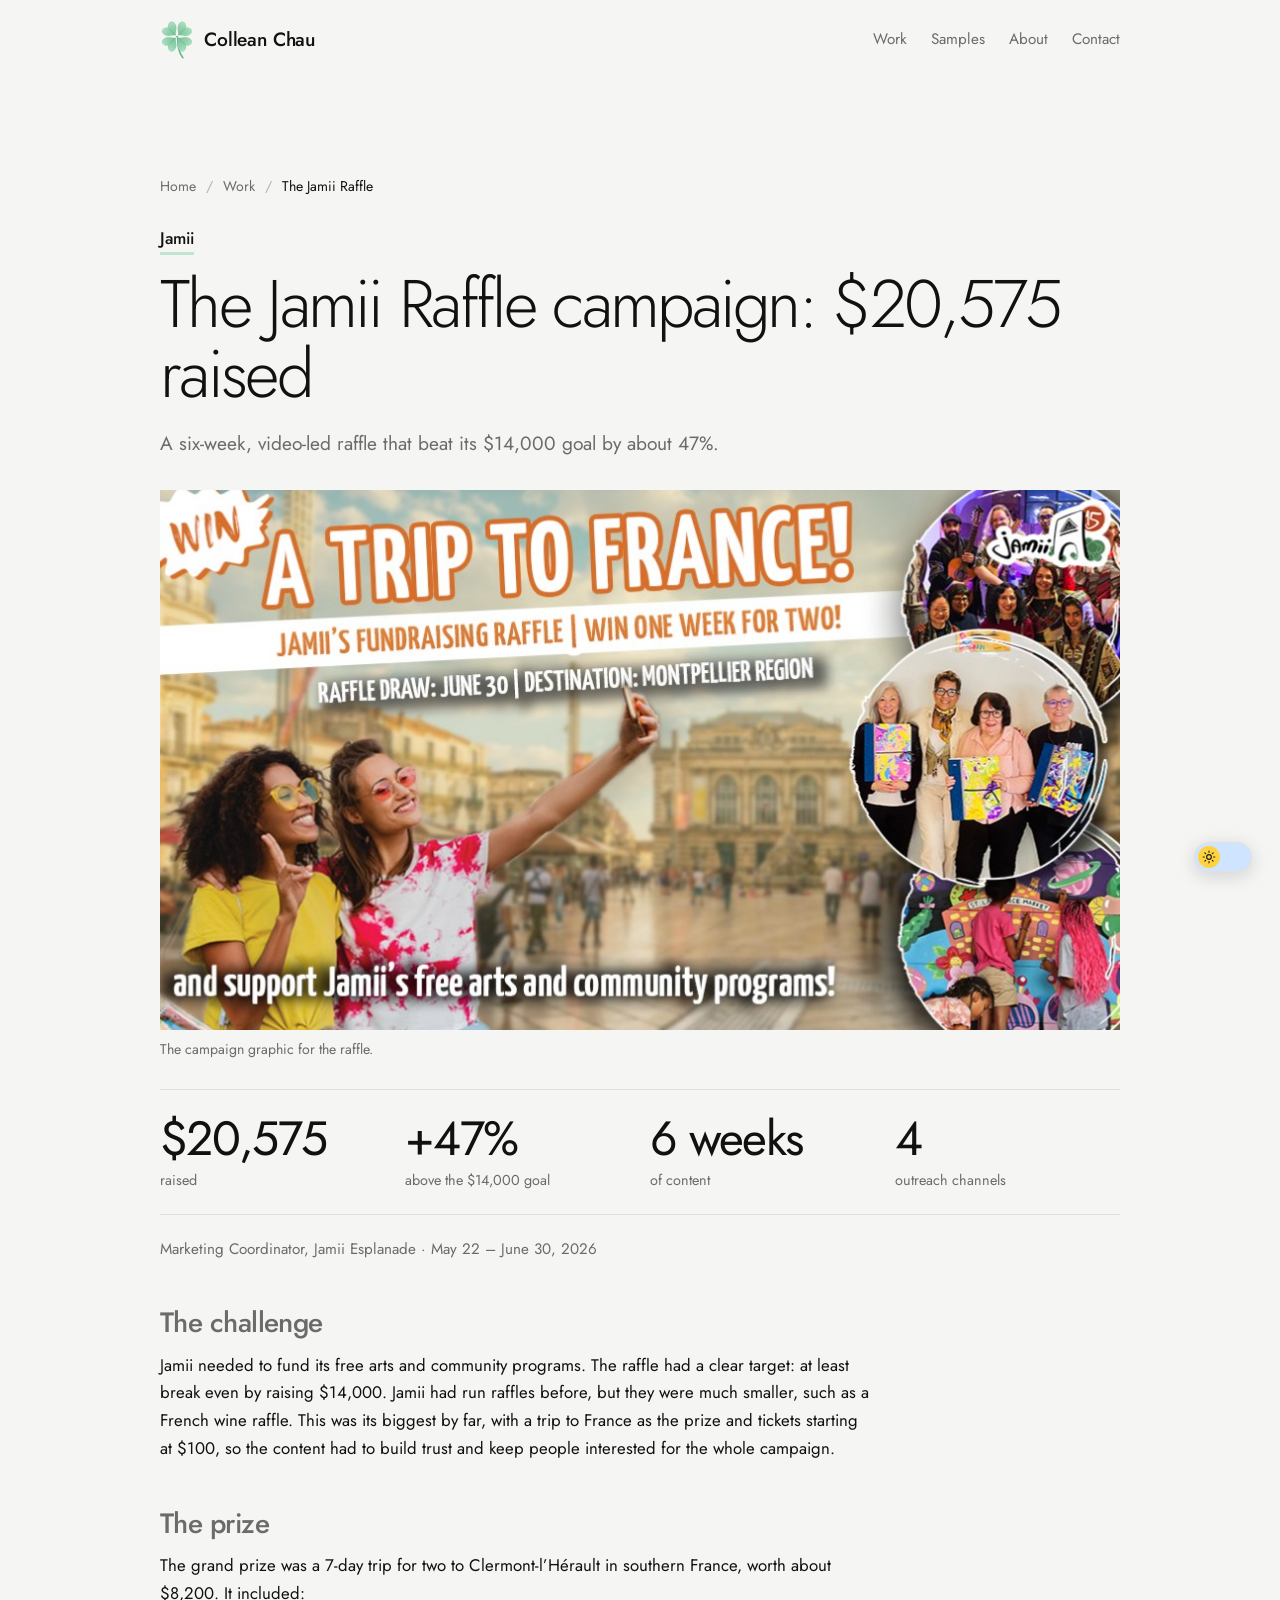
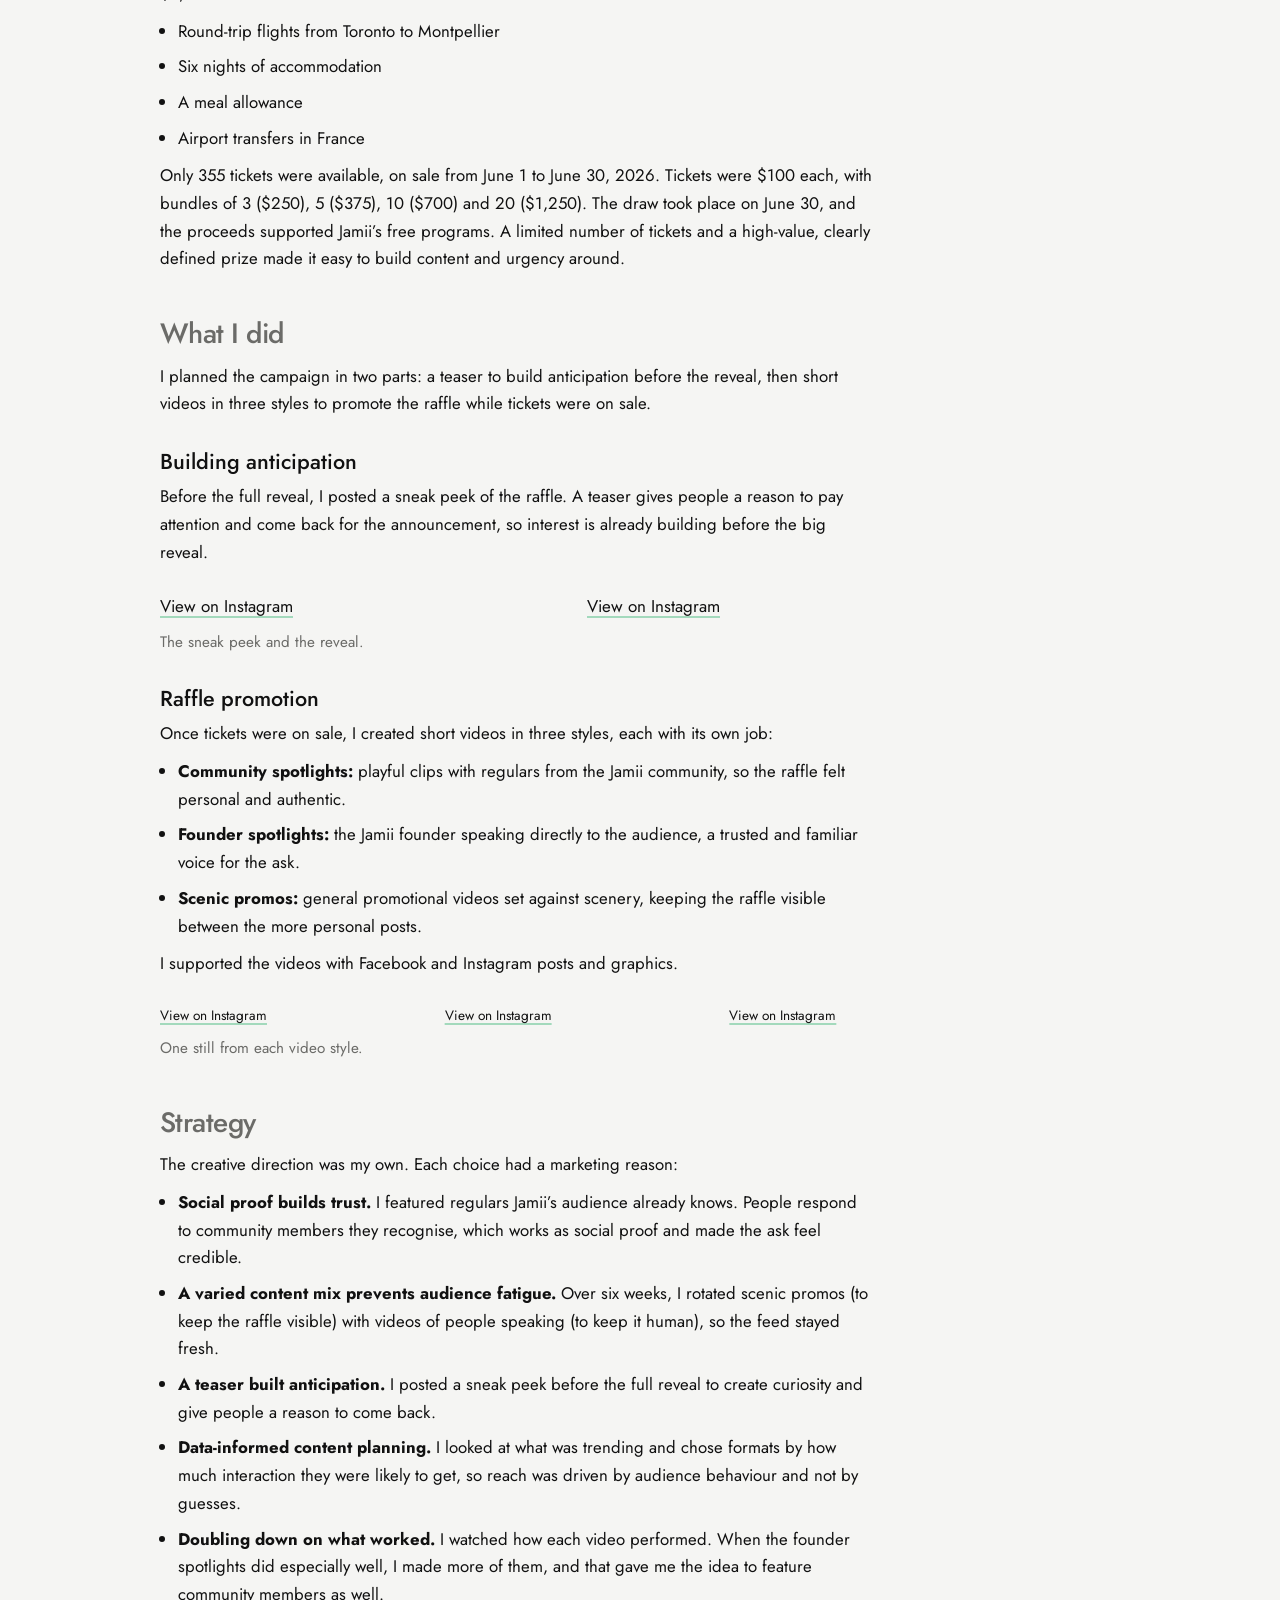
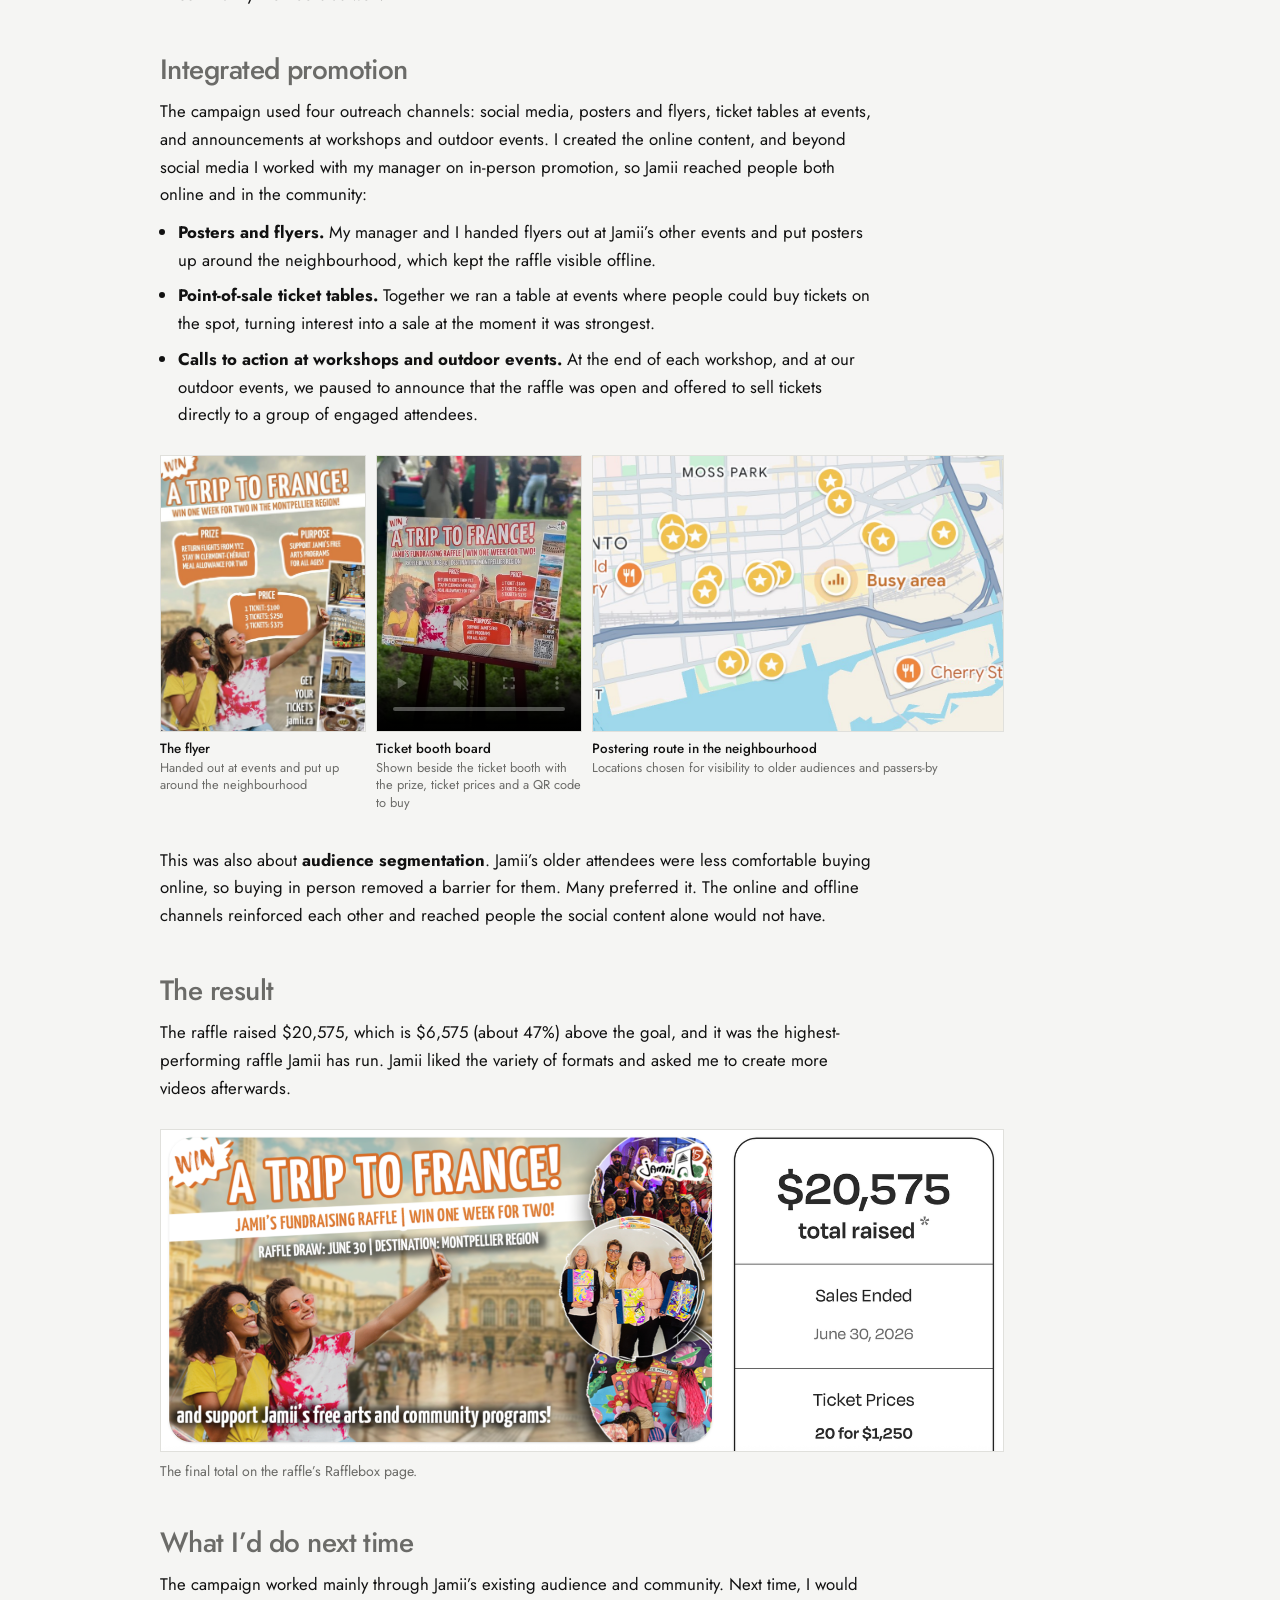
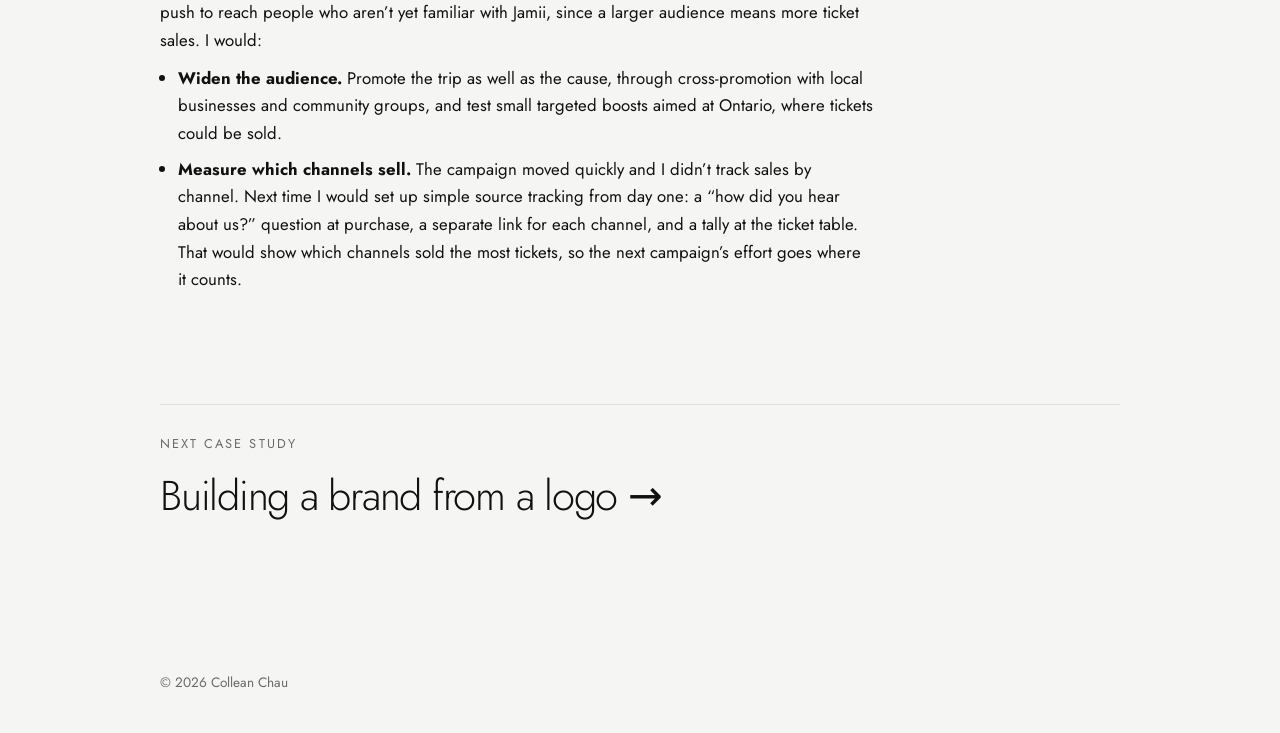
<file: raffle.html>
<!DOCTYPE html>
<html lang="en"><head><meta charset="utf-8"><meta name="viewport" content="width=device-width, initial-scale=1, viewport-fit=cover">
<title>The Jamii Raffle campaign: $20,575 raised – Collean Chau</title>
<link rel="stylesheet" href="https://fonts.googleapis.com/css2?family=Jost:wght@300;400;500&family=Instrument+Serif:ital@1&family=Pinyon+Script&family=Space+Mono:wght@400;700&display=swap">
<link rel="stylesheet" href="case.css">
<style>
.cs{padding:clamp(48px,8vw,96px) 0 0}
.cs .tag{margin-bottom:14px}
.cs h1{font-size:clamp(2.2rem,6vw,4.2rem);letter-spacing:-.04em;line-height:1.05;font-weight:300;margin:0 0 18px;max-width:14em}
.cs .lede{font-size:1.2rem;color:var(--mu);max-width:30em;margin:0 0 8px}
.cs .dbody{max-width:42em;margin-top:8px}
.cs .dbody .meta{margin-top:22px}
.cs .dbody .strip{grid-template-columns:repeat(auto-fit,minmax(150px,1fr))}
.cs .dbody .ph{aspect-ratio:1/1;border-radius:0}.strip:has(.ph:only-child) .ph{aspect-ratio:16/9}.strip:has(.ph:nth-child(2):last-child){grid-template-columns:repeat(2,minmax(0,1fr))}
.nextcs{display:block;margin-top:clamp(56px,9vw,110px);padding-top:28px;border-top:1px solid var(--bd);text-decoration:none}
.nextcs span{display:block;font-size:.8rem;letter-spacing:.16em;text-transform:uppercase;color:var(--mu);margin-bottom:8px}
.nextcs b{font-weight:300;font-size:clamp(1.5rem,4vw,2.6rem);letter-spacing:-.03em}
.nextcs:hover b{text-decoration:underline;text-decoration-color:var(--ac-d);text-decoration-thickness:3px;text-underline-offset:6px}
.nav b a{text-decoration:none}.backl{margin-left:auto}

.res{display:grid;grid-template-columns:repeat(auto-fit,minmax(130px,1fr));gap:20px;margin:30px 0 6px;padding:24px 0;border-top:1px solid var(--bd);border-bottom:1px solid var(--bd)}.res b{display:block;font-weight:400;font-size:clamp(1.9rem,4.4vw,3rem);letter-spacing:-.035em;line-height:1.05}.res span{display:block;margin-top:6px;color:var(--mu);font-size:.9rem;line-height:1.35}.dbody a{text-decoration-color:var(--ac-d);text-decoration-thickness:2px}
@media(max-width:520px){.nav{gap:6px 10px!important;font-size:.8rem!important;flex-wrap:nowrap!important}.nav .nm{font-size:.92rem!important;white-space:nowrap}.nav b{gap:6px!important;min-width:0;margin-right:auto}.nav a{white-space:nowrap}.navclv{width:24px;height:28px}}
@media(max-width:380px){.nav{gap:6px 8px!important;font-size:.74rem!important}.nav .nm{font-size:.8rem!important}.navclv{width:20px;height:23px}.nav b{gap:5px!important}}
.shot{margin:26px 0 24px}.shot img{display:block;width:100%;height:auto;border:1px solid var(--bd)}.shot figcaption{margin-top:10px;font-size:.88rem;color:var(--mu)}
.hero-shot{margin:30px 0 0}.hero-shot img{border:0}
.promo-row{display:grid;grid-template-columns:1fr 1fr 2fr;gap:10px;margin-top:26px;align-items:start}.promo-row{margin-bottom:36px}.promo-row .pc{min-width:0}.promo-row .cap{margin:8px 0 0;font-size:.8rem;line-height:1.35;color:var(--mu)}.promo-row .cap b{display:block;color:var(--tx);font-weight:500;font-size:.84rem;margin-bottom:1px}.promo-row .pf{min-width:0}.promo-row .pf.map{position:relative;aspect-ratio:1.55/1}.promo-row .pf.map img{position:absolute;inset:0;width:100%;height:100%;aspect-ratio:auto;object-fit:cover}.promo-row .pf video{display:block;width:100%;height:auto;aspect-ratio:3/4;object-fit:cover;border:1px solid var(--bd);background:var(--sf)}.promo-row .pf img{display:block;width:100%;height:auto;aspect-ratio:1058/1422;object-fit:cover;border:1px solid var(--bd)}.cs .dbody .promo-row .ph{aspect-ratio:auto;width:auto;display:flex;align-items:center;justify-content:center;min-height:0;height:100%;min-width:0;overflow:hidden}@media(min-width:1040px){.promo-row{width:calc(100% + 130px);max-width:none}}@media(min-width:521px){.promo-row .pc{container-type:inline-size}.promo-row .pf{aspect-ratio:auto;height:134.4cqw}.promo-row .pf.map{aspect-ratio:auto!important;height:calc(100cqw / 2 * 1.344)!important}.promo-row .pf video,.promo-row .pf img{height:100%;aspect-ratio:auto;object-fit:cover}}@media(max-width:520px){.promo-row{grid-template-columns:1fr 1fr;gap:6px}.promo-row .pc:last-child{grid-column:1/-1}.promo-row .pf.map{aspect-ratio:16/10}.promo-row .ph{font-size:.68rem;padding:4px;overflow-wrap:anywhere;hyphens:auto}}
</style>
</head><body>
<button id="theme" class="tg" type="button" role="switch" aria-checked="false" aria-label="Dark mode"><span class="kn"><svg class="sun" viewBox="0 0 24 24" width="14" height="14" fill="none" stroke="#1D1B2E" stroke-width="2" stroke-linecap="round" aria-hidden="true"><circle cx="12" cy="12" r="4"/><path d="M12 2v2M12 20v2M2 12h2M20 12h2M4.9 4.9l1.4 1.4M17.7 17.7l1.4 1.4M4.9 19.1l1.4-1.4M17.7 6.3l1.4-1.4"/></svg><svg class="moon" viewBox="0 0 24 24" width="14" height="14" fill="#1D1B2E" aria-hidden="true"><path d="M20.5 14.2A8.5 8.5 0 0 1 9.8 3.5a8.5 8.5 0 1 0 10.7 10.7z"/></svg></span></button>
<div class="wrap">
<nav class="nav" aria-label="Main"><b><a href="index.html" style="display:contents;color:inherit"><canvas class="navast" id="navAst" aria-hidden="true"></canvas><svg class="navclv" id="navClv" viewBox="1 0 58 66" width="34" height="39" role="img" aria-label="Four-leaf clover"><defs><path id="lf" d="M0 -2.5 C-3 -8 -13.5 -10 -13.5 -20 C-13.5 -27 -4.5 -28.5 0 -21.5 C4.5 -28.5 13.5 -27 13.5 -20 C13.5 -10 3 -8 0 -2.5Z"/><radialGradient id="cg" cx="50%" cy="85%" r="95%"><stop offset="0" stop-color="#7DC59E"/><stop offset=".6" stop-color="#97D4B0"/><stop offset="1" stop-color="#B4E3C7"/></radialGradient><filter id="felt" x="-10%" y="-10%" width="120%" height="120%"><feTurbulence type="fractalNoise" baseFrequency=".9" numOctaves="2" seed="4" result="n"/><feDisplacementMap in="SourceGraphic" in2="n" scale="1.6" result="d"/><feComposite in="d" in2="SourceGraphic" operator="in"/></filter></defs><g transform="translate(30 28)"><path d="M1 2 C2 14 1 24 10 36" fill="none" stroke="#6DB892" stroke-width="2.8" stroke-linecap="round"/><g filter="url(#felt)"><g fill="url(#cg)" stroke="#78BE99" stroke-width=".7" stroke-linejoin="round"><use href="#lf" transform="rotate(45)"/><use href="#lf" transform="rotate(135)"/><use href="#lf" transform="rotate(225)"/><use href="#lf" transform="rotate(315)"/></g></g><g stroke="#5AA881" stroke-width="1.1" stroke-linecap="round" fill="none" opacity=".75"><path d="M0 -5 C0 -11 0 -15 .2 -19" transform="rotate(45)"/><path d="M0 -5 C0 -11 0 -15 .2 -19" transform="rotate(135)"/><path d="M0 -5 C0 -11 0 -15 .2 -19" transform="rotate(225)"/><path d="M0 -5 C0 -11 0 -15 .2 -19" transform="rotate(315)"/></g><circle r="1.6" fill="#6DB892"/></g></svg><span class="nm">Collean Chau</span></a></b><a href="index.html#work">Work</a><a href="index.html#samples">Samples</a><a href="index.html#about">About</a><a href="index.html#contact">Contact</a></nav>
<article class="cs">
<nav class="crumbs" aria-label="Breadcrumb"><a href="index.html">Home</a><span aria-hidden="true">/</span><a href="index.html#work">Work</a><span aria-hidden="true">/</span><span aria-current="page">The Jamii Raffle</span></nav>
<p class="tag">Jamii</p>
<h1>The Jamii Raffle campaign: $20,575 raised</h1>
<p class="lede">A six-week, video-led raffle that beat its $14,000 goal by about 47%.</p>
<figure class="shot hero-shot"><img src="raffle-banner.jpg" alt="Campaign graphic: Win a trip to France. Jamii’s fundraising raffle, win one week for two. Raffle draw June 30, destination Montpellier region." fetchpriority="high"><figcaption>The campaign graphic for the raffle.</figcaption></figure>
<div class="res"><div><b>$20,575</b><span>raised</span></div><div><b>+47%</b><span>above the $14,000 goal</span></div><div><b>6 weeks</b><span>of content</span></div><div><b>4</b><span>outreach channels</span></div></div>
<div class="dbody"><p class="meta">Marketing Coordinator, Jamii Esplanade · May 22 – June 30, 2026</p>
<h4>The challenge</h4><p>Jamii needed to fund its free arts and community programs. The raffle had a clear target: at least break even by raising $14,000. Jamii had run raffles before, but they were much smaller, such as a French wine raffle. This was its biggest by far, with a trip to France as the prize and tickets starting at $100, so the content had to build trust and keep people interested for the whole campaign.</p>
<h4>The prize</h4><p>The grand prize was a 7-day trip for two to Clermont-l’Hérault in southern France, worth about $8,200. It included:</p><ul>
<li>Round-trip flights from Toronto to Montpellier</li>
<li>Six nights of accommodation</li>
<li>A meal allowance</li>
<li>Airport transfers in France</li></ul>
<p>Only 355 tickets were available, on sale from June 1 to June 30, 2026. Tickets were $100 each, with bundles of 3 ($250), 5 ($375), 10 ($700) and 20 ($1,250). The draw took place on June 30, and the proceeds supported Jamii’s free programs. A limited number of tickets and a high-value, clearly defined prize made it easy to build content and urgency around.</p>
<h4>What I did</h4><p>I planned the campaign in two parts: a teaser to build anticipation before the reveal, then short videos in three styles to promote the raffle while tickets were on sale.</p>
<h5>Building anticipation</h5><p>Before the full reveal, I posted a sneak peek of the raffle. A teaser gives people a reason to pay attention and come back for the announcement, so interest is already building before the big reveal.</p>
<div class="strip"><div class="ig" data-ig="https://www.instagram.com/reel/DYp1yF4oi1R/" data-label="Add: sneak peek reel link"></div><div class="ig" data-ig="https://www.instagram.com/reel/DYz98pGo05X/" data-label="Add: reveal reel link"></div></div>
<p class="meta" style="margin-top:10px">The sneak peek and the reveal.</p>
<h5>Raffle promotion</h5><p>Once tickets were on sale, I created short videos in three styles, each with its own job:</p><ul>
<li><b>Community spotlights:</b> playful clips with regulars from the Jamii community, so the raffle felt personal and authentic.</li>
<li><b>Founder spotlights:</b> the Jamii founder speaking directly to the audience, a trusted and familiar voice for the ask.</li>
<li><b>Scenic promos:</b> general promotional videos set against scenery, keeping the raffle visible between the more personal posts.</li></ul>
<p>I supported the videos with Facebook and Instagram posts and graphics.</p>
<div class="strip"><div class="ig" data-ig="https://www.instagram.com/reel/DZ-6a-HIg9r/" data-label="Add: community spotlight reel link"></div><div class="ig" data-ig="https://www.instagram.com/reel/DZNZi8CufIl/" data-label="Add: founder spotlight reel link"></div><div class="ig" data-ig="https://www.instagram.com/reel/DZYEX0uIi7l/" data-label="Add: scenic promo reel link"></div></div>
<p class="meta" style="margin-top:10px">One still from each video style.</p>
<h4>Strategy</h4><p>The creative direction was my own. Each choice had a marketing reason:</p><ul>
<li><b>Social proof builds trust.</b> I featured regulars Jamii’s audience already knows. People respond to community members they recognise, which works as social proof and made the ask feel credible.</li>
<li><b>A varied content mix prevents audience fatigue.</b> Over six weeks, I rotated scenic promos (to keep the raffle visible) with videos of people speaking (to keep it human), so the feed stayed fresh.</li>
<li><b>A teaser built anticipation.</b> I posted a sneak peek before the full reveal to create curiosity and give people a reason to come back.</li>
<li><b>Data-informed content planning.</b> I looked at what was trending and chose formats by how much interaction they were likely to get, so reach was driven by audience behaviour and not by guesses.</li>
<li><b>Doubling down on what worked.</b> I watched how each video performed. When the founder spotlights did especially well, I made more of them, and that gave me the idea to feature community members as well.</li></ul>
<h4>Integrated promotion</h4><p>The campaign used four outreach channels: social media, posters and flyers, ticket tables at events, and announcements at workshops and outdoor events. I created the online content, and beyond social media I worked with my manager on in-person promotion, so Jamii reached people both online and in the community:</p><ul>
<li><b>Posters and flyers.</b> My manager and I handed flyers out at Jamii’s other events and put posters up around the neighbourhood, which kept the raffle visible offline.</li>
<li><b>Point-of-sale ticket tables.</b> Together we ran a table at events where people could buy tickets on the spot, turning interest into a sale at the moment it was strongest.</li>
<li><b>Calls to action at workshops and outdoor events.</b> At the end of each workshop, and at our outdoor events, we paused to announce that the raffle was open and offered to sell tickets directly to a group of engaged attendees.</li></ul>
<div class="promo-row"><div class="pc"><div class="pf"><img src="raffle-flyer.jpg" alt="The raffle flyer: win a trip to France, with prize, purpose and ticket price details and the web address to buy tickets" loading="lazy"></div><p class="cap"><b>The flyer</b>Handed out at events and put up around the neighbourhood</p></div><div class="pc"><div class="pf"><video src="raffle-board.mp4" poster="raffle-board.jpg" autoplay muted loop playsinline controls preload="metadata" aria-label="One of the raffle display boards beside the ticket booth at a Jamii event"></video></div><p class="cap"><b>Ticket booth board</b>Shown beside the ticket booth with the prize, ticket prices and a QR code to buy</p></div><div class="pc"><div class="pf map"><img src="raffle-poster-map.jpg" alt="Map of downtown Toronto with gold star pins marking the spots where posters were put up" loading="lazy"></div><p class="cap"><b>Postering route in the neighbourhood</b>Locations chosen for visibility to older audiences and passers-by</p></div></div>
<p>This was also about <b>audience segmentation</b>. Jamii’s older attendees were less comfortable buying online, so buying in person removed a barrier for them. Many preferred it. The online and offline channels reinforced each other and reached people the social content alone would not have.</p>
<h4>The result</h4><p>The raffle raised $20,575, which is $6,575 (about 47%) above the goal, and it was the highest-performing raffle Jamii has run. Jamii liked the variety of formats and asked me to create more videos afterwards.</p>
<figure class="shot"><img src="raffle-total.png" alt="The Jamii raffle page on Rafflebox showing $20,575 total raised, with the campaign graphic for the trip to France" loading="lazy"><figcaption>The final total on the raffle’s Rafflebox page.</figcaption></figure>
<h4>What I’d do next time</h4><p>The campaign worked mainly through Jamii’s existing audience and community. Next time, I would push to reach people who aren’t yet familiar with Jamii, since a larger audience means more ticket sales. I would:</p><ul>
<li><b>Widen the audience.</b> Promote the trip as well as the cause, through cross-promotion with local businesses and community groups, and test small targeted boosts aimed at Ontario, where tickets could be sold.</li>
<li><b>Measure which channels sell.</b> The campaign moved quickly and I didn’t track sales by channel. Next time I would set up simple source tracking from day one: a “how did you hear about us?” question at purchase, a separate link for each channel, and a tally at the ticket table. That would show which channels sold the most tickets, so the next campaign’s effort goes where it counts.</li></ul>
</div>
<a class="nextcs" href="brand-guidelines.html"><span>Next case study</span><b>Building a brand from a logo →</b></a>
</article>
<footer>© 2026 Collean Chau</footer>
</div>
<script>(function(){var r=document.documentElement,tg=document.getElementById("theme");if(!r.dataset.theme)r.dataset.theme=matchMedia("(prefers-color-scheme: dark)").matches?"dark":"light";function s(){tg.setAttribute("aria-checked",r.dataset.theme==="dark")}s();tg.onclick=function(){r.dataset.theme=r.dataset.theme==="dark"?"light":"dark";s()}})();</script>
<script src="case.js"></script>
</body></html>
</file>
<file: case.css>
:root{--bg:#EFEBF6;--tx:#1D1B2E;--mu:#686380;--bd:#D8D2E6;--sf:#E4DFEF;--yl:#FFE45E;--ease:cubic-bezier(.2,.8,.2,1);--f:"Jost",system-ui,-apple-system,"Segoe UI",Arial,sans-serif;color-scheme:light;box-sizing:border-box;padding-top:env(safe-area-inset-top,0px);padding-bottom:env(safe-area-inset-bottom,0px)}
@media(prefers-color-scheme:dark){:root:not([data-theme="light"]){--bg:#121214;--tx:#F2F2F4;--mu:#9A9AA1;--bd:#2A2A2E;--sf:#1B1B1F;color-scheme:dark}}
:root[data-theme="dark"]{--bg:#121214;--tx:#F2F2F4;--mu:#9A9AA1;--bd:#2A2A2E;--sf:#1B1B1F;color-scheme:dark}
html{overflow-x:clip;scroll-padding-top:80px;scroll-behavior:smooth}
*,*::before,*::after{box-sizing:border-box}
body{margin:0;background:var(--bg);color:var(--tx);font:400 1.0625rem/1.65 var(--f);overflow-x:clip}
.wrap{position:relative;z-index:1;max-width:1040px;margin:0 auto;padding:0 clamp(20px,5vw,40px)}
a{color:inherit;text-underline-offset:4px;text-decoration-color:var(--bd)}a:hover{text-decoration-color:currentColor}
a:focus-visible,button:focus-visible{outline:2px solid var(--tx);outline-offset:4px}
.nav{position:sticky;top:0;z-index:80;display:flex;flex-wrap:wrap;align-items:center;gap:6px 24px;padding:20px 0;font-size:.95rem;background:color-mix(in srgb,var(--bg) 95%,transparent);box-shadow:0 0 0 100vmax color-mix(in srgb,var(--bg) 95%,transparent);clip-path:inset(0 -100vmax);-webkit-backdrop-filter:blur(10px);backdrop-filter:blur(10px)}
.nav::after{content:"";position:absolute;left:50%;margin-left:-50vw;width:100vw;bottom:0;height:1px;background:var(--bd);opacity:0;transition:opacity .3s}
.nav.stuck::after{opacity:1}
.nav b{font-weight:600;margin-right:auto;display:inline-flex;align-items:center;gap:10px;cursor:default;letter-spacing:-.01em}
.lg{position:relative;width:26px;height:26px;border-radius:50%;background:radial-gradient(circle at 35% 30%,#FFF3A0,#FFE45E 60%,#F2CC2E);display:inline-block;animation:lgb 4.2s ease-in-out infinite;transform-origin:50% 100%}
.lg::before,.lg::after{content:"";position:absolute;top:9px;width:5px;height:6px;border-radius:50%;background:#1D1B2E;animation:lgk 4.2s infinite}
.lg::before{left:6px}.lg::after{right:6px}
.nav b:hover .lg{animation:lgh .6s var(--ease) 2}
.wv{display:inline-block;transform-origin:70% 80%;animation:wv 2.6s ease-in-out 1.2s 2}
@keyframes lgb{0%,86%,100%{transform:none}90%{transform:translateY(-7px) scaleY(1.06)}94%{transform:translateY(0) scale(1.1,.88)}}
@keyframes lgk{0%,92%,100%{transform:scaleY(1)}95%{transform:scaleY(.1)}}
@keyframes lgh{0%,100%{transform:none}40%{transform:translateY(-10px) rotate(-12deg)}70%{transform:translateY(0) scale(1.12,.86)}}
@keyframes wv{0%,60%,100%{transform:rotate(0)}10%{transform:rotate(16deg)}20%{transform:rotate(-10deg)}30%{transform:rotate(16deg)}40%{transform:rotate(-6deg)}50%{transform:rotate(10deg)}}
@media(prefers-reduced-motion:reduce){.lg,.lg::before,.lg::after,.wv{animation:none!important}}
.nav a,.nav button{color:var(--mu);text-decoration:none;transition:color .3s}.nav a:hover,.nav button:hover{color:var(--tx)}
.nav button{font:inherit;background:none;border:0;padding:0;cursor:pointer}
.tg{position:fixed;right:clamp(16px,3vw,28px);bottom:calc(clamp(16px,3vw,28px) + env(safe-area-inset-bottom,0px));z-index:70;box-shadow:0 4px 18px rgba(30,20,60,.16);width:58px;height:30px;padding:0;border:1px solid var(--bd);border-radius:99px;background:#CFE4FF;cursor:pointer;transition:background .45s,border-color .45s}
.tg .kn{position:absolute;top:3px;left:3px;width:22px;height:22px;border-radius:50%;background:#FFD23F;display:grid;place-items:center;transition:transform .5s var(--ease),background .45s}
.tg svg{grid-area:1/1;transition:opacity .35s,transform .5s var(--ease)}
.tg .moon{opacity:0;transform:rotate(-60deg) scale(.5)}
:root[data-theme="dark"] .tg{background:#2B2A55;border-color:#3B3A6E}
:root[data-theme="dark"] .tg .kn{transform:translateX(28px);background:#E9E7F7}
:root[data-theme="dark"] .tg .sun{opacity:0;transform:rotate(60deg) scale(.5)}
:root[data-theme="dark"] .tg .moon{opacity:1;transform:none}
section{padding-top:clamp(80px,13vw,150px)}
#top{padding-top:clamp(36px,7vw,80px)}
h1{font-size:clamp(2.4rem,6.4vw,4.7rem);line-height:1.02;letter-spacing:-.04em;font-weight:500;margin:0 0 clamp(24px,4vw,40px);max-width:13em}
.w{display:inline-block;overflow:hidden;vertical-align:bottom;padding-bottom:.1em;margin-bottom:-.1em}
.w>span{display:inline-block;transition:transform .8s var(--ease)}
.pre .w>span{transform:translateY(110%)}
.lead{color:var(--mu);margin:0;max-width:34em;font-size:1.15rem}
.crew{--s:1;display:flex;align-items:flex-end;gap:calc(14px*var(--s));margin-top:clamp(32px,5vw,56px);padding-top:10px}
.ch{position:relative;flex:none;width:calc(var(--w)*var(--s));height:calc(var(--h)*var(--s))}
.ch .b{position:absolute;inset:0;background:var(--c);border-radius:var(--r);overflow:hidden;transform-origin:50% 100%;box-shadow:inset calc(var(--sx,0)*14px) calc(var(--sy,0)*14px) 28px rgba(40,20,80,.2)}
.hl{position:absolute;left:15%;top:10%;width:70%;height:70%;border-radius:50%;background:radial-gradient(circle,rgba(255,255,255,.42),rgba(255,255,255,0) 65%)}
.face{position:absolute;left:50%;top:var(--ft);display:flex;flex-direction:column;align-items:center;gap:calc(9px*var(--s));margin-left:calc(-26px*var(--s));width:calc(52px*var(--s))}
.eyes{display:flex;gap:calc(8px*var(--s))}
.e{position:relative;width:calc(24px*var(--s));height:calc(24px*var(--s));border-radius:50%;background:#fff;transition:transform .12s}
.e.blink{transform:scaleY(.1)}
.e i{position:absolute;inset:0;margin:auto;width:48%;height:48%;border-radius:50%;background:#1D1D1F}
.mo{width:calc(16px*var(--s));height:calc(8px*var(--s));border-bottom:calc(3px*var(--s)) solid #1D1D1F;border-radius:0 0 99px 99px}
.ch.hop .b{animation:hop .6s var(--ease) var(--d,0ms) both}
.ch.hop .gs{animation:gshop .6s var(--ease) var(--d,0ms) both}
@keyframes gshop{0%{opacity:1}30%{opacity:.45;scale:.62 1}65%{opacity:1;scale:1.06 1}100%{opacity:1;scale:1 1}}
.gs{position:absolute;left:2%;right:2%;bottom:calc(-9px*var(--s));height:calc(18px*var(--s));border-radius:50%;background:radial-gradient(ellipse at 50% 50%,rgba(40,25,60,.34) 0%,rgba(40,25,60,.16) 45%,rgba(40,25,60,0) 72%)}
:root[data-theme="dark"] .gs{background:radial-gradient(ellipse at 50% 50%,rgba(0,0,0,.6) 0%,rgba(0,0,0,.28) 45%,rgba(0,0,0,0) 72%)}
@media(prefers-color-scheme:dark){:root:not([data-theme="light"]) .gs{background:radial-gradient(ellipse at 50% 50%,rgba(0,0,0,.6) 0%,rgba(0,0,0,.28) 45%,rgba(0,0,0,0) 72%)}}
.ck{position:absolute;left:0;right:0;top:calc(21px*var(--s));display:flex;justify-content:space-between;margin:0 calc(-9px*var(--s));width:auto}
.ck i{display:block;width:calc(11px*var(--s));height:calc(7px*var(--s));border-radius:50%;background:rgba(255,80,110,.35)}
.ch.wow .mo{width:calc(11px*var(--s));height:calc(13px*var(--s));border:calc(3px*var(--s)) solid #1D1D1F;border-radius:50%}
.ch.wow .e{transform:scale(1.14)}
.ch.grin .mo{width:calc(26px*var(--s));height:calc(13px*var(--s));border:0;background:#1D1D1F;border-radius:0 0 99px 99px}
.ch.zz .e{background:transparent;transform:none}
.ch.zz .e i{opacity:0}
.ch.zz .e::after{content:"";position:absolute;left:8%;right:8%;top:26%;height:38%;border-bottom:calc(3px*var(--s)) solid #1D1B2E;border-radius:0 0 99px 99px}
.ch.zz .mo{width:calc(10px*var(--s));height:calc(5px*var(--s))}
@keyframes hop{0%{transform:none}30%{transform:translateY(-26px) scale(.96,1.06)}65%{transform:translateY(0) scale(1.06,.94)}100%{transform:none}}
#glow{position:fixed;left:0;top:0;width:640px;height:640px;margin:-320px 0 0 -320px;border-radius:50%;pointer-events:none;z-index:0;opacity:0;transition:opacity .6s;background:radial-gradient(circle,rgba(255,255,255,.95) 0%,rgba(255,255,255,.55) 40%,rgba(255,255,255,0) 70%);will-change:transform}
:root[data-theme="dark"] #glow{background:radial-gradient(circle,rgba(160,168,255,.26) 0%,rgba(160,168,255,.1) 40%,rgba(160,168,255,0) 70%)}
@media(prefers-color-scheme:dark){:root:not([data-theme="light"]) #glow{background:radial-gradient(circle,rgba(160,168,255,.26) 0%,rgba(160,168,255,.1) 40%,rgba(160,168,255,0) 70%)}}
#glow.on{opacity:1}
h2{font-size:clamp(2.2rem,6vw,4.2rem);font-weight:700;letter-spacing:-.055em;line-height:.95;color:var(--tx);margin:0 0 clamp(28px,4vw,48px);padding-top:clamp(28px,4vw,44px);border-top:1px solid var(--bd)}
h2::after{content:"";display:inline-block;width:.16em;height:.16em;border-radius:50%;background:#FF7A66;margin-left:.06em}
#samples h2::after{background:#8FE0C0}#about h2::after{background:#B9A8FF}#contact h2::after{background:#FFE45E}
.stats{display:grid;grid-template-columns:repeat(3,1fr);gap:24px;margin:clamp(40px,6vw,72px) 0 0;padding:0;list-style:none}
.stats b{display:block;font-size:clamp(2rem,5vw,3.4rem);font-weight:500;letter-spacing:-.035em;line-height:1.05}
.stats span{display:block;font-size:.9rem;line-height:1.4;color:var(--mu);margin-top:8px;max-width:15em}
.strip{display:grid;grid-template-columns:repeat(auto-fit,minmax(130px,1fr));gap:10px;margin-top:26px}
.ph{display:grid;place-items:center;text-align:center;padding:10px;min-height:100px;background:var(--sf);border-radius:8px;color:var(--mu);font-size:.85rem;line-height:1.3}
.filters{display:flex;gap:20px;margin:0 0 28px;font-size:.95rem}
.filters button{font:inherit;background:none;border:0;padding:0 0 2px;color:var(--mu);cursor:pointer;border-bottom:1px solid transparent;transition:color .3s,border-color .3s}
.filters button[aria-pressed="true"]{color:var(--tx);border-color:var(--tx)}
#grid{column-count:3;column-gap:18px}
figure{margin:0 0 30px;break-inside:avoid}figure[hidden]{display:none}
figure .ph{transition:transform .6s var(--ease)}figure:hover .ph{transform:scale(.97)}
figcaption{font-size:.9rem;line-height:1.4;color:var(--mu);margin-top:10px}
.ph.video{aspect-ratio:4/5}.ph.social{aspect-ratio:1/1}.ph.print{aspect-ratio:3/4}
.two{display:grid;grid-template-columns:minmax(0,1.5fr) minmax(0,1fr);gap:clamp(28px,6vw,80px)}
.two p{margin:0 0 16px;max-width:34em}
.tools{margin:0;padding:0;list-style:none;color:var(--mu);font-size:.95rem}
.tools li{padding:8px 0;border-bottom:1px solid var(--bd)}
.links{display:flex;flex-wrap:wrap;gap:6px 26px;margin:20px 0 0;color:var(--mu);font-size:.95rem}
.mail{display:inline-block;font-size:clamp(1.5rem,5.6vw,3.6rem);letter-spacing:-.035em;line-height:1.1;word-break:break-word;text-decoration:none;padding-bottom:12px;background:url("data:image/svg+xml,%3Csvg xmlns='http://www.w3.org/2000/svg' width='36' height='10' viewBox='0 0 36 10'%3E%3Cpath d='M0 5Q9 0 18 5T36 5' fill='none' stroke='%23A3D9BC' stroke-width='2.6' stroke-linecap='round'/%3E%3C/svg%3E") 0 100%/36px 10px repeat-x}
.mail:hover{animation:wig .8s linear infinite}
@keyframes wig{to{background-position:36px 100%}}
.list{list-style:none;margin:0;padding:0}
.row{position:relative;border-top:1px solid var(--bd);transition:opacity .45s}
.row:last-child{border-bottom:1px solid var(--bd)}
.list:has(.row:hover) .row:not(:hover){opacity:.3}
.in2{display:grid;grid-template-columns:minmax(0,1fr) auto;gap:8px 28px;align-items:center;padding:clamp(26px,4.4vw,48px) 0}
.row h3{margin:0;font-weight:500}
.open{all:unset;cursor:pointer;display:inline-block;font-size:clamp(2rem,6.2vw,4.8rem);letter-spacing:-.04em;line-height:1.02;transition:transform .55s var(--ease)}
.open::after{content:"";position:absolute;inset:0}
.open:focus-visible{outline:none}
.row:has(.open:focus-visible){outline:3px solid var(--tx);outline-offset:-3px}
.row:hover .open{transform:translateX(14px)}
.dot{display:inline-block;width:.26em;height:.26em;border-radius:50%;background:var(--c);margin-right:.2em;vertical-align:.1em;transition:transform .5s var(--ease)}
.row:hover .dot{transform:scale(1.5)}
.cd{margin:10px 0 0;color:var(--mu);font-size:1.05rem;max-width:30em}
.rm{display:flex;flex-direction:column;align-items:flex-end;gap:14px;text-align:right;color:var(--mu);font-size:.95rem}
.rm b{font-weight:400}
.arr{position:relative;width:44px;height:44px;border-radius:50%;border:1px solid var(--bd);transition:background .4s,transform .5s var(--ease),border-color .4s}
.arr i{position:absolute;left:13px;right:13px;top:21px;height:2px;background:currentColor;transition:background .4s}
.arr i::after{content:"";position:absolute;left:0;right:0;top:0;height:2px;background:currentColor;transform:rotate(90deg)}
.row:hover .arr{background:var(--c);border-color:var(--c);transform:rotate(90deg);color:#1D1B2E}
.pv{position:fixed;left:0;top:0;width:270px;height:340px;border-radius:28px;background:var(--c);z-index:40;pointer-events:none;overflow:hidden;padding:24px;color:#1D1B2E;opacity:0;scale:.7;transition:opacity .3s,scale .45s var(--ease);will-change:transform}
.pv.on{opacity:1;scale:1}
.pv small{display:block;opacity:.7;margin-bottom:8px;font-size:.9rem}
.pv p{margin:0;font-size:1.7rem;letter-spacing:-.03em;line-height:1.1;font-weight:500;max-width:9em}
.pv .ch{position:absolute;right:20px;bottom:calc(var(--h)*var(--s)*-.35)}
@media(pointer:coarse){.pv{display:none}}
.list{display:block;padding-bottom:10px}
.row{position:sticky;top:calc(84px + var(--n,0)*18px);background:var(--p);color:var(--rt);border:0!important;border-radius:32px;margin-bottom:28px;min-height:min(62vh,460px);padding:clamp(24px,4vw,44px);overflow:hidden;opacity:1!important;box-shadow:0 -14px 34px rgba(29,27,46,.08)}
.row[data-n="1"]{--n:1}.row[data-n="2"]{--n:2}
.in2{display:flex!important;flex-direction:column;align-items:stretch!important;justify-content:space-between;gap:28px;padding:0;min-height:calc(min(62vh,460px) - 2*clamp(24px,4vw,44px))}
.row .open{font-size:clamp(1.9rem,4.4vw,3.4rem);max-width:8.5em;display:block}
.row:hover .open,.row:hover .dot{transform:none}
.dot{display:none}
.row .cd{color:var(--rt);opacity:.75;font-size:1.1rem;margin-top:14px;max-width:26em}
.rm{flex-direction:row!important;justify-content:space-between;align-items:center!important;text-align:left!important;color:var(--rt);gap:20px;justify-content:flex-start!important}
.row .arr{border-color:color-mix(in srgb,var(--rt) 40%,transparent)}
.row:hover .arr{background:var(--rt);color:var(--p);border-color:var(--rt)}
.big{position:absolute;right:clamp(24px,4vw,44px);top:clamp(24px,4vw,44px);text-align:right;color:var(--rt);z-index:1}
.big small{display:block;opacity:.7;font-size:.95rem;margin-bottom:6px}
.big p{margin:0;font-size:clamp(1.8rem,4.6vw,3.6rem);letter-spacing:-.04em;line-height:1;font-weight:600;max-width:6em}
.row>.ch{position:absolute;right:7%;bottom:calc(var(--h)*var(--s)*-.3);z-index:0}
.row::after{display:none}
@media(max-width:760px){.big{position:static;text-align:left;margin-bottom:18px}.big p{max-width:none}.row>.ch{right:2%}.row{top:calc(76px + var(--n,0)*12px)}}
.row{--rt:#2A2530;--p:#F3DDD3;border:1px solid rgba(42,37,48,.06)!important;box-shadow:0 -12px 30px rgba(42,37,48,.06)}
.row[data-n="1"]{--p:#DCE6D8}.row[data-n="2"]{--p:#DDDAF1}
:root[data-theme="dark"] .row{--rt:#F2F0F4;--p:#3A2A28;border-color:rgba(255,255,255,.07)!important;box-shadow:0 -12px 30px rgba(0,0,0,.35)}
:root[data-theme="dark"] .row[data-n="1"]{--p:#26332C}:root[data-theme="dark"] .row[data-n="2"]{--p:#2D2B47}
@media(prefers-color-scheme:dark){:root:not([data-theme="light"]) .row{--rt:#F2F0F4;--p:#3A2A28;border-color:rgba(255,255,255,.07)!important}
:root:not([data-theme="light"]) .row[data-n="1"]{--p:#26332C}:root:not([data-theme="light"]) .row[data-n="2"]{--p:#2D2B47}}
.list{display:grid!important;grid-template-columns:repeat(3,minmax(0,1fr));gap:20px;padding-bottom:0}
.row{position:relative!important;top:auto!important;margin:0!important;min-height:520px;padding:28px;border-radius:28px;box-shadow:none;transition:transform .5s var(--ease)}
.row:hover{transform:translateY(-6px)}
.in2{min-height:0;height:100%;justify-content:flex-end;gap:18px}
.big{position:static;text-align:left;margin-bottom:auto}
.big p{font-size:clamp(1.7rem,2.6vw,2.4rem);max-width:7em}
.row .open{font-size:clamp(1.5rem,2.3vw,2rem);max-width:none;letter-spacing:-.03em}
.row .cd{font-size:1rem;margin-top:10px}
.row>.ch{right:10%;top:150px;bottom:auto}
.in2{padding-top:150px}
@media(max-width:900px){.list{grid-template-columns:1fr}.row{min-height:400px}.row>.ch{top:120px}}
.row{display:flex!important;flex-direction:column;min-height:580px}
.in2{margin-top:auto;min-height:220px;height:auto;padding-top:0!important;justify-content:space-between}
.row>.ch{top:140px}.arr{flex:none}.rm{justify-content:space-between!important;width:100%;font-size:.85rem}

:root{--bg:#F5F5F3;--tx:#111;--mu:#6B6B68;--bd:#E0E0DC;--sf:#EAEAE6}
:root[data-theme="dark"]{--bg:#121212;--tx:#F3F3F0;--mu:#9B9B96;--bd:#2A2A28;--sf:#1C1C1B}
@media(prefers-color-scheme:dark){:root:not([data-theme="light"]){--bg:#121212;--tx:#F3F3F0;--mu:#9B9B96;--bd:#2A2A28;--sf:#1C1C1B}}
#glow{display:none}
h1,h2,.nav b,.stats b,.dtitle,.mail,.open{font-family:"Jost",system-ui,sans-serif;font-weight:300}
em{font-family:"Pinyon Script","Snell Roundhand",cursive;font-style:normal;font-weight:400;letter-spacing:0;font-size:1.4em;line-height:.8}
.nav b{font-weight:500}
#top{padding-top:clamp(56px,11vw,130px);padding-bottom:clamp(20px,4vw,40px)}
#top h1{font-size:clamp(2.8rem,8.4vw,7rem);line-height:1.05;letter-spacing:-.045em;max-width:12em;margin:0 0 26px;animation:up 1s var(--ease) both}
.intro{margin:0 0 30px;color:var(--mu);max-width:30em;font-size:clamp(1rem,1.8vw,1.2rem);animation:up 1s .15s var(--ease) both}
.go2{display:inline-flex;align-items:center;gap:12px;border:1px solid var(--tx);color:var(--tx);text-decoration:none;font-size:1rem;padding:14px 26px;border-radius:99px;transition:background .35s,color .35s,transform .4s var(--ease);animation:up 1s .3s var(--ease) both}
.go2:hover{background:var(--tx);color:var(--bg);transform:translateY(-2px)}
.dn{display:inline-block;animation:bob 1.6s ease-in-out infinite}
@keyframes bob{0%,100%{transform:translateY(-2px)}50%{transform:translateY(4px)}}
@keyframes up{from{opacity:0;transform:translateY(24px)}to{opacity:1;transform:none}}
h2{font-size:clamp(2.4rem,6vw,4.6rem);letter-spacing:-.04em;line-height:1.05;font-weight:400;border-top:0;padding-top:0;margin-bottom:clamp(44px,6vw,72px)}
h2::after{display:none}
.pins{list-style:none;margin:0;padding:34px 0 0;display:grid;grid-template-columns:repeat(3,minmax(0,1fr));gap:clamp(18px,3vw,36px)}
.pin{position:relative}
.clipi{position:absolute;left:50%;top:-34px;width:88px;height:auto;margin-left:-44px;z-index:3;filter:drop-shadow(0 3px 3px rgba(0,0,0,.18));transition:transform .5s var(--ease);transform-origin:50% 100%}
.img{position:relative;aspect-ratio:4/5;background:linear-gradient(160deg,color-mix(in srgb,var(--bgc) 70%,#fff),var(--bgc));display:grid;place-items:center;text-align:center;padding:18px;box-shadow:0 8px 22px rgba(20,20,20,.12);transition:transform .6s var(--ease),box-shadow .6s;transform-origin:50% 0}
.img span{font-size:.88rem;color:#6B6B68}
.pin:hover .img{transform:rotate(-1.2deg) translateY(2px);box-shadow:0 18px 34px rgba(20,20,20,.18)}
.pin:hover .clipi{transform:rotate(-1.2deg)}
:root[data-theme="dark"] .img{background:linear-gradient(160deg,#2a2a29,#1f1f1e)}:root[data-theme="dark"] .img span{color:#9B9B96}
@media(prefers-color-scheme:dark){:root:not([data-theme="light"]) .img{background:linear-gradient(160deg,#2a2a29,#1f1f1e)}:root:not([data-theme="light"]) .img span{color:#9B9B96}}
.pt{padding-top:20px}
.tag{margin:0 0 8px;font-size:1.05rem;font-weight:500}
.pin h3{margin:0}
.pin .open{all:unset;cursor:pointer;font-family:"Jost",sans-serif;font-size:clamp(1.25rem,2vw,1.6rem);letter-spacing:-.025em;line-height:1.15;display:inline}
.pin .open::after{content:"";position:absolute;inset:0;z-index:2}
.pin:has(.open:focus-visible){outline:2px solid var(--tx);outline-offset:8px}
.pin .cd{margin:12px 0 0;color:var(--mu);font-size:.95rem;line-height:1.55;max-width:24em}
#proof{padding-top:clamp(64px,9vw,110px)}
.stats b{font-size:clamp(2.6rem,6vw,4.4rem);letter-spacing:-.05em;font-weight:400}
@media(max-width:820px){.pins{grid-template-columns:1fr;gap:56px}}
.mailwrap{display:inline-block;max-width:100%}
.mail{background:none!important;padding-bottom:0!important;animation:none!important;display:block}
.asts{display:flex;justify-content:space-between;margin-top:6px;font-size:clamp(1.8rem,4.4vw,3.2rem);line-height:.9;height:1em;overflow:visible}
.asts span{display:inline-block;font-family:"Jost",sans-serif;font-weight:500;transform-origin:50% 62%;animation:ast 1.8s ease-in-out infinite;animation-delay:calc(var(--i)*-.11s)}
@keyframes ast{0%,100%{transform:translateY(0) rotate(0) scale(1)}50%{transform:translateY(-.32em) rotate(180deg) scale(1.15)}}
.mailwrap:hover .asts span{animation-duration:.8s}
@media(prefers-reduced-motion:reduce){.asts span{animation:none}}
.asts{font-size:clamp(1.1rem,2.3vw,1.6rem)}
.asts span{color:var(--tx)!important;font-weight:400;animation:ast2 3.2s ease-in-out infinite;animation-delay:calc(var(--i)*-.18s)}
@keyframes ast2{0%,100%{transform:translateY(0)}50%{transform:translateY(-.2em)}}
.mailwrap:hover .asts span{animation-duration:3.2s}
.asts span{animation:spin 4.5s linear infinite;animation-delay:calc(var(--i)*-.37s);transform-origin:50% 58%}
@keyframes spin{to{transform:rotate(360deg)}}
.mailwrap:hover .asts span{animation-duration:4.5s}
.asts{display:flex;justify-content:space-between;align-items:center;height:16px;margin-top:14px;font-size:inherit;line-height:1}
.asts i{display:block;flex:none;width:clamp(10px,1.3vw,15px);height:clamp(10px,1.3vw,15px);color:var(--tx);animation:spin 4.5s linear infinite;animation-delay:calc(var(--i)*-.23s)}
.asts i svg{display:block;width:100%;height:100%}
.asts{height:10px;margin-top:12px}
.asts i{width:clamp(6px,.8vw,9px);height:clamp(6px,.8vw,9px);animation-delay:calc(var(--i)*-.15s)}
.asts{width:0;min-width:100%;overflow:visible}
.clipi{width:clamp(96px,11vw,128px)!important;margin-left:calc(clamp(96px,11vw,128px)/-2)!important;top:-30px!important;filter:drop-shadow(0 4px 4px rgba(0,0,0,.2))!important}
figure{position:relative}
figure::before{content:"";position:absolute;left:50%;top:-14px;width:30px;height:42px;margin-left:-15px;z-index:3;background:var(--pin) center/contain no-repeat;filter:drop-shadow(2px 4px 3px rgba(0,0,0,.25));pointer-events:none}
figure:nth-child(8n+1){--pin:url("data:image/svg+xml,%3Csvg%20xmlns%3D%22http%3A%2F%2Fwww.w3.org%2F2000%2Fsvg%22%20viewBox%3D%220%200%2040%2056%22%3E%3Cpath%20d%3D%22M20%2042L20%2055%22%20stroke%3D%22%238d8f93%22%20stroke-width%3D%222%22%20stroke-linecap%3D%22round%22%2F%3E%3Cellipse%20cx%3D%2220%22%20cy%3D%2230%22%20rx%3D%2215%22%20ry%3D%226.5%22%20fill%3D%22%23B43524%22%2F%3E%3Crect%20x%3D%2212%22%20y%3D%2214%22%20width%3D%2216%22%20height%3D%2217%22%20rx%3D%223%22%20fill%3D%22%23E8452F%22%2F%3E%3Crect%20x%3D%228%22%20y%3D%225%22%20width%3D%2224%22%20height%3D%2214%22%20rx%3D%227%22%20fill%3D%22%23FF4F36%22%2F%3E%3Crect%20x%3D%2212%22%20y%3D%227.5%22%20width%3D%225%22%20height%3D%229%22%20rx%3D%222.5%22%20fill%3D%22%23fff%22%20opacity%3D%22.4%22%2F%3E%3Cellipse%20cx%3D%2220%22%20cy%3D%2228%22%20rx%3D%2211%22%20ry%3D%223.5%22%20fill%3D%22%23FF4F36%22%20opacity%3D%22.35%22%2F%3E%3C%2Fsvg%3E")}
figure:nth-child(8n+2){--pin:url("data:image/svg+xml,%3Csvg%20xmlns%3D%22http%3A%2F%2Fwww.w3.org%2F2000%2Fsvg%22%20viewBox%3D%220%200%2040%2056%22%3E%3Cpath%20d%3D%22M20%2042L20%2055%22%20stroke%3D%22%238d8f93%22%20stroke-width%3D%222%22%20stroke-linecap%3D%22round%22%2F%3E%3Cellipse%20cx%3D%2220%22%20cy%3D%2230%22%20rx%3D%2215%22%20ry%3D%226.5%22%20fill%3D%22%237CAEA1%22%2F%3E%3Crect%20x%3D%2212%22%20y%3D%2214%22%20width%3D%2216%22%20height%3D%2217%22%20rx%3D%223%22%20fill%3D%22%239FE0CF%22%2F%3E%3Crect%20x%3D%228%22%20y%3D%225%22%20width%3D%2224%22%20height%3D%2214%22%20rx%3D%227%22%20fill%3D%22%23B6FFEE%22%2F%3E%3Crect%20x%3D%2212%22%20y%3D%227.5%22%20width%3D%225%22%20height%3D%229%22%20rx%3D%222.5%22%20fill%3D%22%23fff%22%20opacity%3D%22.4%22%2F%3E%3Cellipse%20cx%3D%2220%22%20cy%3D%2228%22%20rx%3D%2211%22%20ry%3D%223.5%22%20fill%3D%22%23B6FFEE%22%20opacity%3D%22.35%22%2F%3E%3C%2Fsvg%3E")}
figure:nth-child(8n+3){--pin:url("data:image/svg+xml,%3Csvg%20xmlns%3D%22http%3A%2F%2Fwww.w3.org%2F2000%2Fsvg%22%20viewBox%3D%220%200%2040%2056%22%3E%3Cpath%20d%3D%22M20%2042L20%2055%22%20stroke%3D%22%238d8f93%22%20stroke-width%3D%222%22%20stroke-linecap%3D%22round%22%2F%3E%3Cellipse%20cx%3D%2220%22%20cy%3D%2230%22%20rx%3D%2215%22%20ry%3D%226.5%22%20fill%3D%22%239F8CB4%22%2F%3E%3Crect%20x%3D%2212%22%20y%3D%2214%22%20width%3D%2216%22%20height%3D%2217%22%20rx%3D%223%22%20fill%3D%22%23CDB4E8%22%2F%3E%3Crect%20x%3D%228%22%20y%3D%225%22%20width%3D%2224%22%20height%3D%2214%22%20rx%3D%227%22%20fill%3D%22%23EBCEFF%22%2F%3E%3Crect%20x%3D%2212%22%20y%3D%227.5%22%20width%3D%225%22%20height%3D%229%22%20rx%3D%222.5%22%20fill%3D%22%23fff%22%20opacity%3D%22.4%22%2F%3E%3Cellipse%20cx%3D%2220%22%20cy%3D%2228%22%20rx%3D%2211%22%20ry%3D%223.5%22%20fill%3D%22%23EBCEFF%22%20opacity%3D%22.35%22%2F%3E%3C%2Fsvg%3E")}
figure:nth-child(8n+4){--pin:url("data:image/svg+xml,%3Csvg%20xmlns%3D%22http%3A%2F%2Fwww.w3.org%2F2000%2Fsvg%22%20viewBox%3D%220%200%2040%2056%22%3E%3Cpath%20d%3D%22M20%2042L20%2055%22%20stroke%3D%22%238d8f93%22%20stroke-width%3D%222%22%20stroke-linecap%3D%22round%22%2F%3E%3Cellipse%20cx%3D%2220%22%20cy%3D%2230%22%20rx%3D%2215%22%20ry%3D%226.5%22%20fill%3D%22%23BFA446%22%2F%3E%3Crect%20x%3D%2212%22%20y%3D%2214%22%20width%3D%2216%22%20height%3D%2217%22%20rx%3D%223%22%20fill%3D%22%23F5D35B%22%2F%3E%3Crect%20x%3D%228%22%20y%3D%225%22%20width%3D%2224%22%20height%3D%2214%22%20rx%3D%227%22%20fill%3D%22%23FFF268%22%2F%3E%3Crect%20x%3D%2212%22%20y%3D%227.5%22%20width%3D%225%22%20height%3D%229%22%20rx%3D%222.5%22%20fill%3D%22%23fff%22%20opacity%3D%22.4%22%2F%3E%3Cellipse%20cx%3D%2220%22%20cy%3D%2228%22%20rx%3D%2211%22%20ry%3D%223.5%22%20fill%3D%22%23FFF268%22%20opacity%3D%22.35%22%2F%3E%3C%2Fsvg%3E")}
figure:nth-child(8n+5){--pin:url("data:image/svg+xml,%3Csvg%20xmlns%3D%22http%3A%2F%2Fwww.w3.org%2F2000%2Fsvg%22%20viewBox%3D%220%200%2040%2056%22%3E%3Cpath%20d%3D%22M20%2042L20%2055%22%20stroke%3D%22%238d8f93%22%20stroke-width%3D%222%22%20stroke-linecap%3D%22round%22%2F%3E%3Cellipse%20cx%3D%2220%22%20cy%3D%2230%22%20rx%3D%2215%22%20ry%3D%226.5%22%20fill%3D%22%2383A1BB%22%2F%3E%3Crect%20x%3D%2212%22%20y%3D%2214%22%20width%3D%2216%22%20height%3D%2217%22%20rx%3D%223%22%20fill%3D%22%23A9CFF0%22%2F%3E%3Crect%20x%3D%228%22%20y%3D%225%22%20width%3D%2224%22%20height%3D%2214%22%20rx%3D%227%22%20fill%3D%22%23C2EEFF%22%2F%3E%3Crect%20x%3D%2212%22%20y%3D%227.5%22%20width%3D%225%22%20height%3D%229%22%20rx%3D%222.5%22%20fill%3D%22%23fff%22%20opacity%3D%22.4%22%2F%3E%3Cellipse%20cx%3D%2220%22%20cy%3D%2228%22%20rx%3D%2211%22%20ry%3D%223.5%22%20fill%3D%22%23C2EEFF%22%20opacity%3D%22.35%22%2F%3E%3C%2Fsvg%3E")}
figure:nth-child(8n+6){--pin:url("data:image/svg+xml,%3Csvg%20xmlns%3D%22http%3A%2F%2Fwww.w3.org%2F2000%2Fsvg%22%20viewBox%3D%220%200%2040%2056%22%3E%3Cpath%20d%3D%22M20%2042L20%2055%22%20stroke%3D%22%238d8f93%22%20stroke-width%3D%222%22%20stroke-linecap%3D%22round%22%2F%3E%3Cellipse%20cx%3D%2220%22%20cy%3D%2230%22%20rx%3D%2215%22%20ry%3D%226.5%22%20fill%3D%22%23BC8B98%22%2F%3E%3Crect%20x%3D%2212%22%20y%3D%2214%22%20width%3D%2216%22%20height%3D%2217%22%20rx%3D%223%22%20fill%3D%22%23F2B3C4%22%2F%3E%3Crect%20x%3D%228%22%20y%3D%225%22%20width%3D%2224%22%20height%3D%2214%22%20rx%3D%227%22%20fill%3D%22%23FFCDE1%22%2F%3E%3Crect%20x%3D%2212%22%20y%3D%227.5%22%20width%3D%225%22%20height%3D%229%22%20rx%3D%222.5%22%20fill%3D%22%23fff%22%20opacity%3D%22.4%22%2F%3E%3Cellipse%20cx%3D%2220%22%20cy%3D%2228%22%20rx%3D%2211%22%20ry%3D%223.5%22%20fill%3D%22%23FFCDE1%22%20opacity%3D%22.35%22%2F%3E%3C%2Fsvg%3E")}
figure:nth-child(8n+7){--pin:url("data:image/svg+xml,%3Csvg%20xmlns%3D%22http%3A%2F%2Fwww.w3.org%2F2000%2Fsvg%22%20viewBox%3D%220%200%2040%2056%22%3E%3Cpath%20d%3D%22M20%2042L20%2055%22%20stroke%3D%22%238d8f93%22%20stroke-width%3D%222%22%20stroke-linecap%3D%22round%22%2F%3E%3Cellipse%20cx%3D%2220%22%20cy%3D%2230%22%20rx%3D%2215%22%20ry%3D%226.5%22%20fill%3D%22%23245335%22%2F%3E%3Crect%20x%3D%2212%22%20y%3D%2214%22%20width%3D%2216%22%20height%3D%2217%22%20rx%3D%223%22%20fill%3D%22%232F6B45%22%2F%3E%3Crect%20x%3D%228%22%20y%3D%225%22%20width%3D%2224%22%20height%3D%2214%22%20rx%3D%227%22%20fill%3D%22%23367B4F%22%2F%3E%3Crect%20x%3D%2212%22%20y%3D%227.5%22%20width%3D%225%22%20height%3D%229%22%20rx%3D%222.5%22%20fill%3D%22%23fff%22%20opacity%3D%22.4%22%2F%3E%3Cellipse%20cx%3D%2220%22%20cy%3D%2228%22%20rx%3D%2211%22%20ry%3D%223.5%22%20fill%3D%22%23367B4F%22%20opacity%3D%22.35%22%2F%3E%3C%2Fsvg%3E")}
figure:nth-child(8n+8){--pin:url("data:image/svg+xml,%3Csvg%20xmlns%3D%22http%3A%2F%2Fwww.w3.org%2F2000%2Fsvg%22%20viewBox%3D%220%200%2040%2056%22%3E%3Cpath%20d%3D%22M20%2042L20%2055%22%20stroke%3D%22%238d8f93%22%20stroke-width%3D%222%22%20stroke-linecap%3D%22round%22%2F%3E%3Cellipse%20cx%3D%2220%22%20cy%3D%2230%22%20rx%3D%2215%22%20ry%3D%226.5%22%20fill%3D%22%23BB906B%22%2F%3E%3Crect%20x%3D%2212%22%20y%3D%2214%22%20width%3D%2216%22%20height%3D%2217%22%20rx%3D%223%22%20fill%3D%22%23F0B98A%22%2F%3E%3Crect%20x%3D%228%22%20y%3D%225%22%20width%3D%2224%22%20height%3D%2214%22%20rx%3D%227%22%20fill%3D%22%23FFD49E%22%2F%3E%3Crect%20x%3D%2212%22%20y%3D%227.5%22%20width%3D%225%22%20height%3D%229%22%20rx%3D%222.5%22%20fill%3D%22%23fff%22%20opacity%3D%22.4%22%2F%3E%3Cellipse%20cx%3D%2220%22%20cy%3D%2228%22%20rx%3D%2211%22%20ry%3D%223.5%22%20fill%3D%22%23FFD49E%22%20opacity%3D%22.35%22%2F%3E%3C%2Fsvg%3E")}
.clipi{width:clamp(130px,15vw,176px)!important;margin-left:calc(clamp(130px,15vw,176px)/-2)!important;top:-44px!important}
figure::before{top:8px!important}
.pin .img{margin-top:0}
#top h1{font-size:clamp(2.3rem,6vw,5rem);max-width:15em}
.sr{position:absolute!important;width:1px;height:1px;overflow:hidden;clip:rect(0 0 0 0);white-space:nowrap}
canvas.px{display:block;image-rendering:pixelated;image-rendering:crisp-edges;max-width:100%}
.nav b{display:inline-flex;align-items:center;line-height:1}
.hero-px{margin:0 0 18px -2px}
.mono{font-family:"Jost",system-ui,sans-serif;font-weight:400;text-transform:uppercase;letter-spacing:.2em;font-size:clamp(.75rem,1.4vw,.95rem);margin:0 0 26px;color:var(--tx);animation:up 1s .1s var(--ease) both}
.intro{max-width:34em}.sub2{margin-top:-14px;color:var(--tx);font-weight:500}
.asts{height:auto;margin-top:12px}.asts canvas.pxa{display:block;image-rendering:pixelated;image-rendering:crisp-edges}
#field{padding-top:clamp(56px,8vw,100px);padding-bottom:10px}
#fld{display:block;width:100%;height:clamp(150px,19vw,230px);image-rendering:pixelated;image-rendering:crisp-edges;touch-action:pan-y}
.orns{margin-top:clamp(40px,6vw,72px)}
canvas.orn{display:block;width:100%}
.oline{height:2px;margin:12px 0;background:repeating-linear-gradient(90deg,var(--tx) 0 4px,transparent 4px 8px);opacity:.85}
#run{padding:clamp(20px,4vw,40px) 0 0;overflow:hidden}
#run .wrap{margin:0 auto;padding-left:0}
#bun{display:block;margin:0}
#run{padding-bottom:6px}
#field{display:none!important}
canvas.pxi{display:inline-block;image-rendering:pixelated;image-rendering:crisp-edges}
#tools{padding:clamp(40px,7vw,90px) 0 clamp(30px,5vw,60px)}
.tmq{overflow:hidden;padding:10px 0 44px;-webkit-mask-image:linear-gradient(to right,transparent 0,#000 12.5%,#000 87.5%,transparent 100%);mask-image:linear-gradient(to right,transparent 0,#000 12.5%,#000 87.5%,transparent 100%)}
.ttrack{display:flex;gap:72px;margin:0;padding:0;list-style:none;width:max-content;animation:tmq 36s linear infinite;will-change:transform}
.tmq:hover .ttrack{animation-play-state:paused}
.tl{flex:0 0 auto;width:86px;height:86px;border-radius:28px;background:#F4F2EF;display:flex;align-items:center;justify-content:center;margin:0}
.tl img{display:block;width:58px;height:58px;object-fit:contain}
.tl.ae img{width:68px;height:68px}
.tl.sv img{width:42px;height:42px}
@keyframes tmq{to{transform:translateX(calc(-50% - 36px))}}
@media (prefers-reduced-motion:reduce){.ttrack{animation:none}}
canvas.navast{display:block;image-rendering:pixelated;image-rendering:crisp-edges;flex:none}
.tl{position:relative}
.tl::after{content:attr(data-name);position:absolute;left:50%;top:calc(100% + 10px);transform:translate(-50%,-4px);background:var(--tx);color:var(--bg);font-size:.78rem;font-weight:500;letter-spacing:.04em;white-space:nowrap;padding:5px 11px;border-radius:999px;opacity:0;pointer-events:none;transition:opacity .18s,transform .18s}
.tl:hover::after{opacity:1;transform:translate(-50%,0)}
.drawer{position:fixed;inset:0;z-index:100;pointer-events:none;visibility:hidden;transition:visibility 0s .55s}
.drawer.on{pointer-events:auto;visibility:visible;transition:none}
.bk{position:absolute;inset:0;background:rgba(20,14,40,.42);opacity:0;transition:opacity .5s}
.drawer.on .bk{opacity:1}
.panel{position:absolute;top:0;right:0;bottom:0;width:min(780px,100%);background:var(--bg);overflow:auto;transform:translateX(102%);transition:transform .55s var(--ease);padding:0 clamp(22px,4vw,52px) 56px}
.drawer.on .panel{transform:none}
.dh{position:sticky;top:0;z-index:1;display:flex;justify-content:space-between;align-items:center;gap:16px;padding:22px 0;background:var(--bg);border-bottom:1px solid var(--bd)}
.dtitle{margin:0;font-size:clamp(1.3rem,3vw,1.9rem);font-weight:500;letter-spacing:-.02em;line-height:1.15}
.x{flex:none;width:42px;height:42px;border-radius:50%;border:1px solid var(--bd);background:none;color:var(--tx);cursor:pointer;position:relative}
.x::before,.x::after{content:"";position:absolute;left:12px;right:12px;top:20px;height:2px;background:currentColor;transform:rotate(45deg)}
.x::after{transform:rotate(-45deg)}
.dbody .meta{margin:26px 0 0;color:var(--mu);font-size:.95rem}
.dbody h4{font-family:"Jost",system-ui,sans-serif;font-size:clamp(1.4rem,3vw,1.75rem);font-weight:500;letter-spacing:-.02em;line-height:1.2;color:var(--mu);margin:44px 0 12px}
.dbody p,.dbody ul{margin:0 0 10px;font-size:1.05rem}.dbody ul{padding-left:1.1em}.dbody li{margin-bottom:8px}
.dbody .note{font-size:.9rem;color:var(--mu);margin-top:22px}
html.lock{overflow:hidden}
footer{padding:clamp(80px,12vw,140px) 0 40px;color:var(--mu);font-size:.85rem}
@media(max-width:760px){.two{grid-template-columns:1fr}#grid{column-count:2}.in2{grid-template-columns:1fr!important}.rm{text-align:left!important;flex-direction:row!important;align-items:center!important;justify-content:space-between}}
@media(max-width:560px){.stats{grid-template-columns:1fr}.crew{--s:.6}}
@media(prefers-reduced-motion:reduce){*,*::before,*::after{transition-duration:.01ms!important;animation:none!important}}
/* square tiles: no clips or pins */
.clipi,figure::before{display:none!important}
.pins{padding-top:0}
.pin .img{aspect-ratio:1/1;box-shadow:none;transform:none!important;transform-origin:50% 50%;overflow:hidden}
.pin .img,.ph{border-radius:0}
.pin:hover .img{transform:scale(.98)!important;box-shadow:none}
.ph.video,.ph.social,.ph.print{aspect-ratio:1/1}
#grid{column-count:auto;display:grid;grid-template-columns:repeat(3,minmax(0,1fr));gap:18px}
figure{margin:0}
@media(max-width:760px){#grid{column-count:auto;grid-template-columns:repeat(2,minmax(0,1fr))}}
@media(max-width:820px){.pins{gap:36px}}
/* one horizontal row, scroll sideways */
#grid,#grid{display:flex!important;grid-template-columns:none!important;flex-wrap:nowrap;gap:18px;overflow-x:auto;overflow-y:hidden;scroll-snap-type:x proximity;-webkit-overflow-scrolling:touch;padding-bottom:16px;scrollbar-width:thin;scrollbar-color:var(--bd) transparent}
#grid figure{flex:0 0 clamp(220px,28vw,320px);scroll-snap-align:start;min-width:0}
#grid figure[hidden]{display:none!important}
@media(max-width:760px){#grid figure{flex-basis:72vw}}
/* case studies: swipe row on mobile */
@media(max-width:820px){.pins{display:flex!important;grid-template-columns:none!important;gap:16px!important;overflow-x:auto;scroll-snap-type:x proximity;-webkit-overflow-scrolling:touch;padding-bottom:16px;scrollbar-width:thin;scrollbar-color:var(--bd) transparent}
.pins .pin{flex:0 0 76vw;max-width:340px;scroll-snap-align:start;min-width:0}
.pins .pin .img{aspect-ratio:1/1}}
/* nav asterisk hidden for now */
canvas.navast{display:none!important}
/* accent: pastel green */
:root{--ac:#BFE6D1;--ac-d:#A3D9BC;--ac-clv:#8CD1AC;--on-ac:#111}
.go2{background:var(--ac);border-color:var(--ac);color:var(--on-ac)}
.go2:hover{background:var(--tx);border-color:var(--tx);color:var(--bg)}
a:hover{text-decoration-color:var(--ac-d)!important;text-decoration-thickness:2px}
.filters button[aria-pressed="true"]{border-color:var(--ac);border-bottom-width:3px;padding-bottom:1px}
.tag{display:inline-block;padding-bottom:2px;background:linear-gradient(var(--ac),var(--ac)) 0 100%/100% 3px no-repeat}
::selection{background:var(--ac);color:var(--on-ac)}
.navclv{display:block;flex:none;overflow:visible;transition:transform .6s var(--ease)}.nav b:hover .navclv{transform:rotate(90deg)}
/* career recap */
.cr{list-style:none;margin:0;padding:0;border-top:1px solid var(--bd)}
.cr li{display:grid;grid-template-columns:minmax(0,1fr) minmax(0,2.2fr);gap:clamp(16px,4vw,48px);padding:26px 0;border-bottom:1px solid var(--bd)}
.cd8{font-size:.8rem;letter-spacing:.16em;text-transform:uppercase;color:var(--mu);line-height:1.9}
.cr h3{margin:0 0 4px;font-size:clamp(1.25rem,2.2vw,1.6rem);font-weight:400;letter-spacing:-.02em;line-height:1.2}
.cr .co{margin:0 0 8px;color:var(--tx)}.cr .co em{font-style:normal;font-family:inherit;font-size:1em;color:var(--mu)}
.cr p{margin:0 0 6px;max-width:34em}.cr li p:last-child:not(.co){color:var(--mu);font-size:.95rem}
.cr .co{display:inline-block;padding-bottom:3px;background:linear-gradient(var(--ac),var(--ac)) 0 100%/0 3px no-repeat;transition:background-size .5s var(--ease)}.cr li:hover .co{background-size:100% 3px}
@media(max-width:700px){.cr li{grid-template-columns:1fr;gap:6px}}
@media(prefers-color-scheme:dark){:root:not([data-theme="light"]){--ac:#8FD3B0}}
:root[data-theme="dark"]{--ac:#8FD3B0}

.dbody h4{scroll-margin-top:110px}
.toc{display:none}
@media(min-width:1100px){
.toc{display:block;position:fixed;top:140px;left:min(calc(50% + 380px),calc(100vw - 192px));width:176px;padding:14px 14px 12px;border-radius:14px;background:color-mix(in srgb,var(--bg) 72%,transparent);-webkit-backdrop-filter:blur(10px);backdrop-filter:blur(10px);z-index:60;opacity:0;transform:translateY(6px);pointer-events:none;transition:opacity .35s,transform .35s}
.toc.show{opacity:1;transform:none;pointer-events:auto}
.toc-t{margin:0 0 8px;font-size:.64rem;letter-spacing:.1em;text-transform:uppercase;color:var(--mu)}
.toc ul{list-style:none;margin:0;padding:0 0 0 10px;border-left:1px solid var(--bd);display:flex;flex-direction:column;gap:5px}
.toc a{display:block;font-size:.8rem;line-height:1.25;color:var(--mu);text-decoration:none;transition:color .25s}
.toc a:hover{color:var(--tx)}
.toc a.on{color:var(--tx);font-weight:500;background:linear-gradient(var(--ac-d),var(--ac-d)) 0 100%/100% 3px no-repeat;padding-bottom:1px;width:max-content;max-width:100%}
}

.crumbs{display:flex;flex-wrap:wrap;align-items:center;gap:6px 10px;margin:0 0 26px;font-size:.88rem;color:var(--mu)}
.crumbs a{color:var(--mu);text-decoration:none;transition:color .25s}
.crumbs a:hover{color:var(--tx);text-decoration:underline;text-decoration-color:var(--ac-d);text-decoration-thickness:2px;text-underline-offset:4px}
.crumbs span[aria-hidden]{opacity:.5}
.crumbs [aria-current]{color:var(--tx)}

.nav .nm{font-size:1.2rem;line-height:1}

.cs .dbody .strip:has(.ig[data-set]){grid-template-columns:repeat(auto-fit,minmax(min(100%,330px),1fr));align-items:start}
.ig[data-set]{min-width:0}

.dbody h5{font-family:'Jost',system-ui,sans-serif;font-weight:500;font-size:clamp(1.15rem,2.2vw,1.35rem);margin:30px 0 8px;line-height:1.25}

@media(min-width:1040px){.cs .dbody .strip,.cs .dbody .shot:not(.hero-shot){width:calc(100% + 130px);max-width:none}}

@media(min-width:1040px){.cs .dbody .strip:has(.ig[data-set]:nth-child(3)){grid-template-columns:repeat(3,minmax(0,1fr))}.strip .ig[data-set]:nth-child(3),.strip .ig[data-set]:nth-child(3)~.ig,.strip:has(.ig[data-set]:nth-child(3)) .ig{zoom:.8}}
</file>
